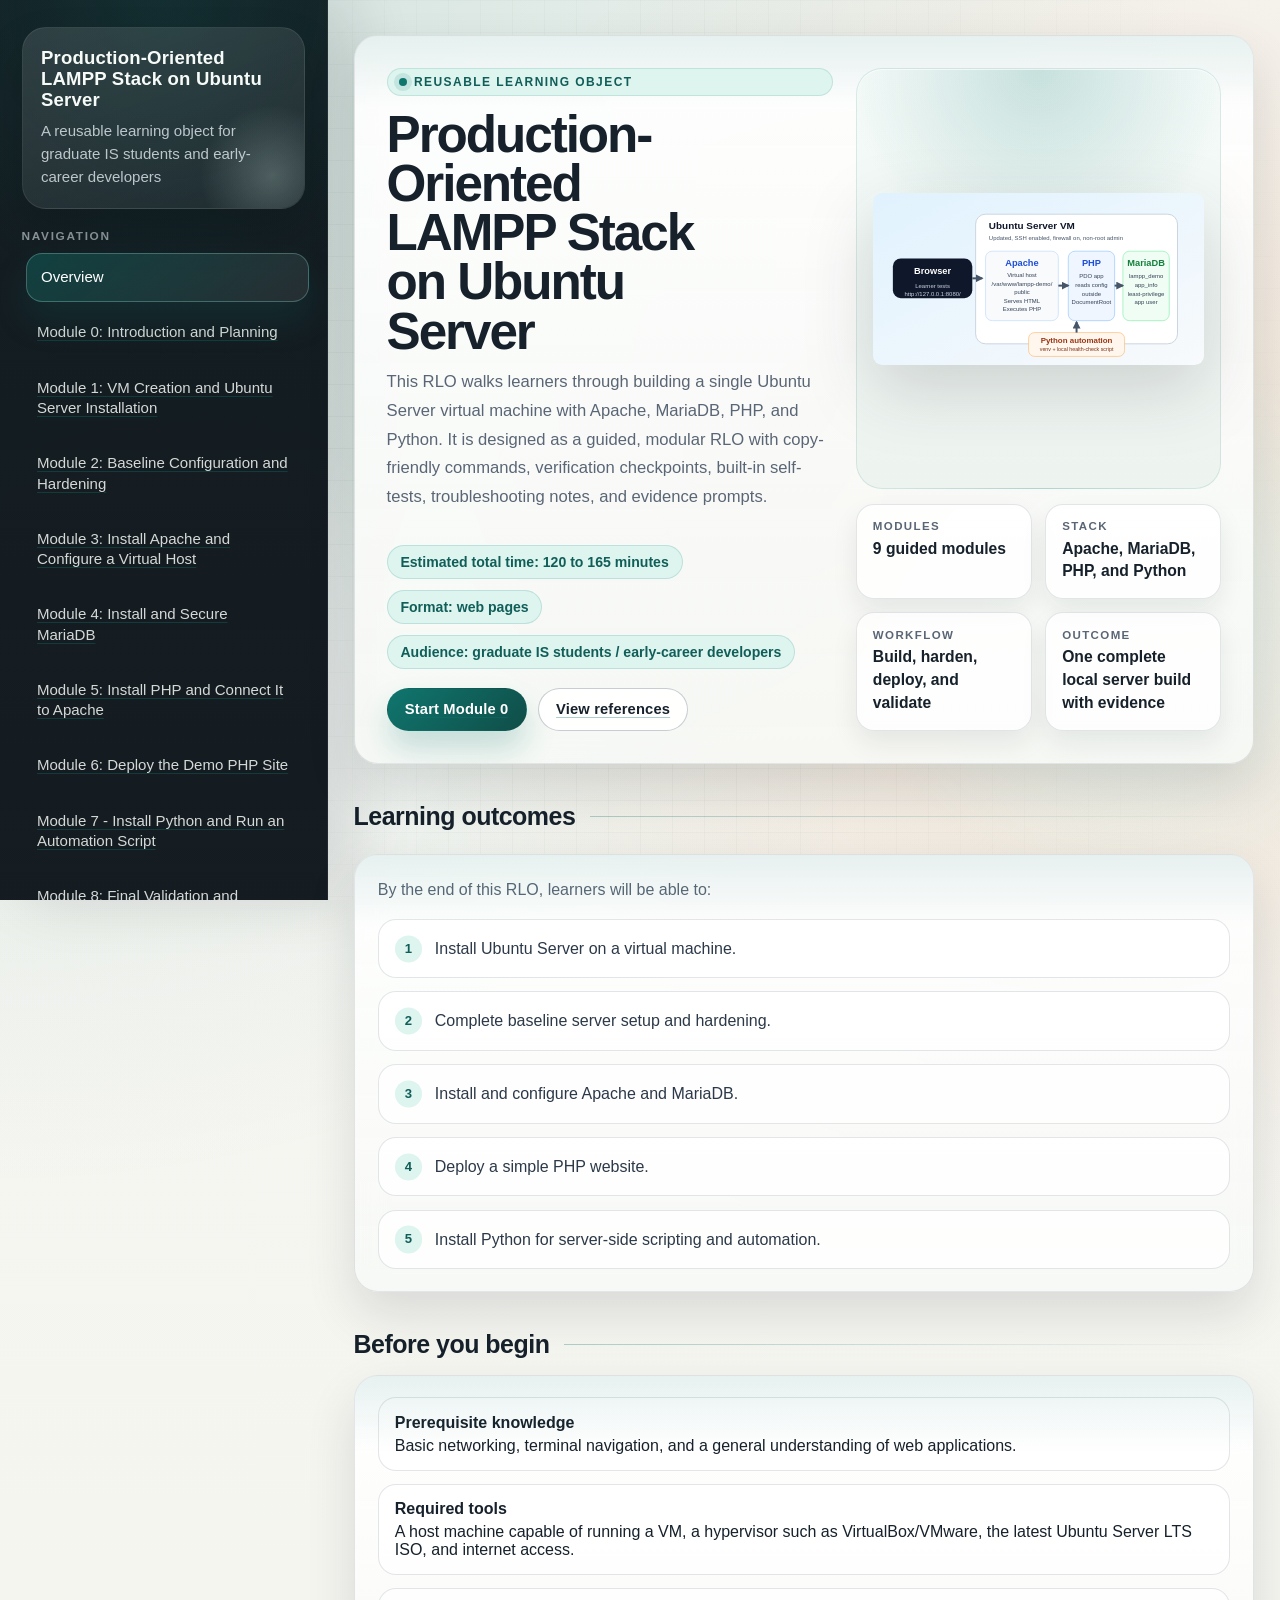
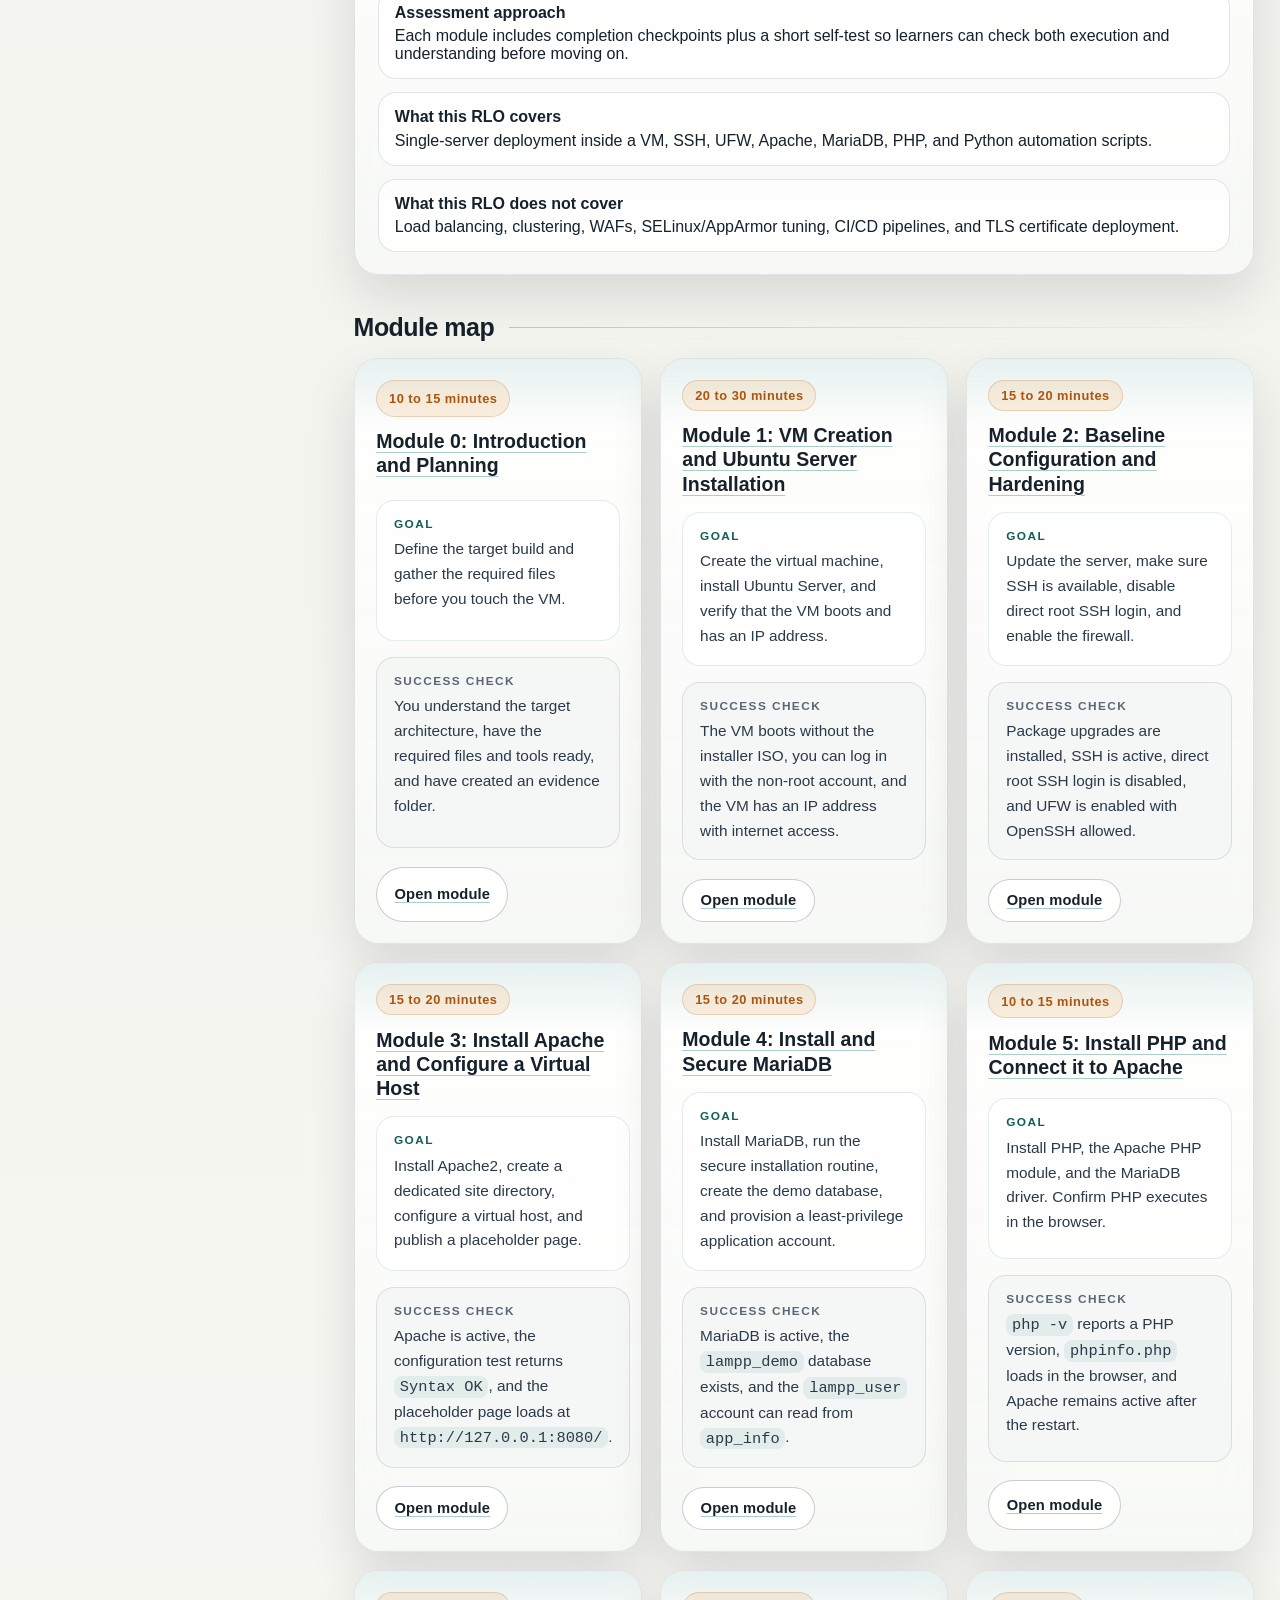
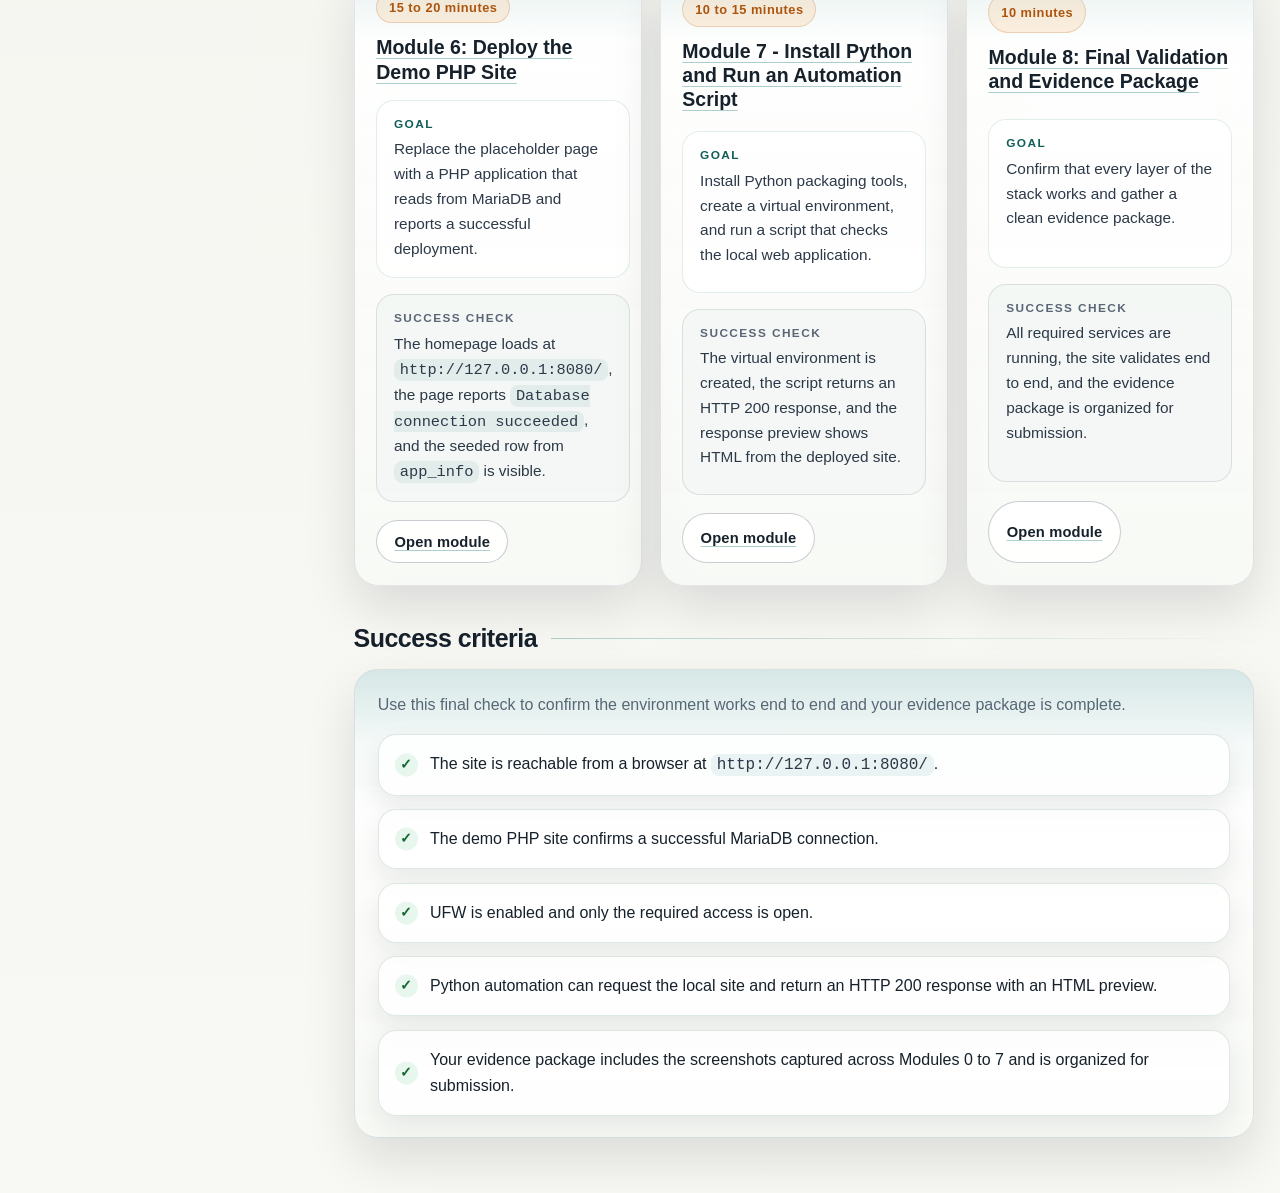
<file: index.html>
<!--
  Name: Supun De Silva
  Athabasca ID: 3508216
  Title: index.html
  Date: March 22, 2026
  Description: Overview page for the Production-Oriented LAMPP Stack on Ubuntu Server reusable learning object.
  Author: Supun De Silva
  Version: 1.0
  Copyright: 2026 Supun De Silva

  Documentation:
  Purpose:
  This page serves as the entry point for the RLO. It introduces the topic, states the audience and learning outcomes, outlines the module sequence, and links learners to each part of the build.

  Structure:
  Shared sidebar navigation, landing-page hero, prerequisites, module map, and end-to-end success criteria for the full stack.
-->
<!doctype html>
<html lang="en">
<head>
  <meta charset="utf-8">
  <meta name="viewport" content="width=device-width, initial-scale=1">
  <title>Overview — Production-Oriented LAMPP Stack on Ubuntu Server</title>
  <link rel="stylesheet" href="styles.css">
</head>
<body>
  <!-- Shared application shell: persistent sidebar plus scrolling content area. -->
  <div class="site-shell">
    <!-- Shared navigation sidebar used across the full RLO. -->
    <aside class="sidebar">
      <!-- Brand block stays consistent across pages so learners always know which RLO they are inside. -->
      <div class="brand">
        <h1>Production-Oriented LAMPP Stack on Ubuntu Server</h1>
        <p>A reusable learning object for graduate IS students and early-career developers</p>
      </div>
      <div class="nav-section">
        <div class="nav-label">Navigation</div>
        <!-- The same navigation order is reused in every module so the sequence stays predictable. -->
        <ul class="nav-list"><li><a class="active" href="index.html">Overview</a></li>
<li><a class="" href="modules/00-introduction-planning.html">Module 0: Introduction and Planning</a></li>
<li><a class="" href="modules/01-vm-ubuntu-install.html">Module 1: VM Creation and Ubuntu Server Installation</a></li>
<li><a class="" href="modules/02-hardening.html">Module 2: Baseline Configuration and Hardening</a></li>
<li><a class="" href="modules/03-apache.html">Module 3: Install Apache and Configure a Virtual Host</a></li>
<li><a class="" href="modules/04-mariadb.html">Module 4: Install and Secure MariaDB</a></li>
<li><a class="" href="modules/05-php.html">Module 5: Install PHP and Connect It to Apache</a></li>
<li><a class="" href="modules/06-demo-php-site.html">Module 6: Deploy the Demo PHP Site</a></li>
        <li><a class="" href="modules/07-python-automation.html">Module 7 - Install Python and Run an Automation Script</a></li>
<li><a class="" href="modules/08-final-validation.html">Module 8: Final Validation and Evidence Package</a></li>
<li><a class="" href="references.html">References</a></li></ul>
      </div>
    </aside>
    <!-- Main content column for this page. -->
    <main class="main">
<!-- Landing-page summary, audience framing, and call to action. -->
<section class="hero">
  <!-- Left side: overview copy and first-step actions for learners who are ready to begin. -->
  <div class="hero-copy">
    <div class="eyebrow">Reusable Learning Object</div>
    <h2>Production-Oriented LAMPP Stack on Ubuntu Server</h2>
    <p>This RLO walks learners through building a single Ubuntu Server virtual machine with Apache, MariaDB, PHP, and Python. It is designed as a guided, modular RLO with copy-friendly commands, verification checkpoints, built-in self-tests, troubleshooting notes, and evidence prompts.</p>
    <!-- Quick-scan metadata helps learners judge scope before opening the first module. -->
    <div class="pill-row">
      <span class="pill">Estimated total time: 120 to 165 minutes</span>
      <span class="pill">Format: web pages</span>
      <span class="pill">Audience: graduate IS students / early-career developers</span>
    </div>
    <div class="module-actions">
      <a class="button primary" href="modules/00-introduction-planning.html">Start Module 0</a>
      <a class="button secondary" href="references.html">View references</a>
    </div>
  </div>
  <!-- Right side: visual summary plus a compact at-a-glance facts grid. -->
  <div class="hero-aside">
    <div class="hero-visual">
      <img src="assets/architecture.svg" alt="Diagram of browser, Apache, PHP, MariaDB, and Python inside an Ubuntu Server VM.">
    </div>
    <!-- These fact tiles repeat the core framing in a denser format than the paragraph copy. -->
    <div class="hero-facts" aria-label="Course at a glance">
      <div class="hero-fact">
        <span class="hero-fact-label">Modules</span>
        <strong>9 guided modules</strong>
      </div>
      <div class="hero-fact">
        <span class="hero-fact-label">Stack</span>
        <strong>Apache, MariaDB, PHP, and Python</strong>
      </div>
      <div class="hero-fact">
        <span class="hero-fact-label">Workflow</span>
        <strong>Build, harden, deploy, and validate</strong>
      </div>
      <div class="hero-fact">
        <span class="hero-fact-label">Outcome</span>
        <strong>One complete local server build with evidence</strong>
      </div>
    </div>
  </div>
</section>
<!-- High-level learning outcomes for the complete RLO. -->
<h2 class="section-title">Learning outcomes</h2>
<section class="panel outcomes-panel">
<p class="outcomes-intro">By the end of this RLO, learners will be able to:</p>
<ol class="outcomes-list">
<li>Install Ubuntu Server on a virtual machine.</li>
<li>Complete baseline server setup and hardening.</li>
<li>Install and configure Apache and MariaDB.</li>
<li>Deploy a simple PHP website.</li>
<li>Install Python for server-side scripting and automation.</li>
</ol>
</section>
<!-- Prerequisites, required tools, and scope boundaries before learners begin. -->
<h2 class="section-title">Before you begin</h2>
<section class="panel"><div class="kv-list">
<div class="kv"><strong>Prerequisite knowledge</strong><span>Basic networking, terminal navigation, and a general understanding of web applications.</span></div>
<div class="kv"><strong>Required tools</strong><span>A host machine capable of running a VM, a hypervisor such as VirtualBox/VMware, the latest Ubuntu Server LTS ISO, and internet access.</span></div>
<div class="kv"><strong>Assessment approach</strong><span>Each module includes completion checkpoints plus a short self-test so learners can check both execution and understanding before moving on.</span></div>
<div class="kv"><strong>What this RLO covers</strong><span>Single-server deployment inside a VM, SSH, UFW, Apache, MariaDB, PHP, and Python automation scripts.</span></div>
<div class="kv"><strong>What this RLO does not cover</strong><span>Load balancing, clustering, WAFs, SELinux/AppArmor tuning, CI/CD pipelines, and TLS certificate deployment.</span></div>
</div></section>
<!-- Module cards summarize goals, timing, and success checks for the full sequence. -->
<h2 class="section-title">Module map</h2><section class="module-list">

    <!-- Each card uses the same pattern: estimated time, goal, success check, then entry link. -->
    <article class="module-card">
      <div class="module-card-top">
        <div class="module-time">10 to 15 minutes</div>
        <h3><a href="modules/00-introduction-planning.html">Module 0: Introduction and Planning</a></h3>
      </div>
      <div class="module-detail">
        <span class="module-label">Goal</span>
        <p>Define the target build and gather the required files before you touch the VM.</p>
      </div>
      <div class="module-detail module-detail-muted">
        <span class="module-label">Success check</span>
        <p>You understand the target architecture, have the required files and tools ready, and have created an evidence folder.</p>
      </div>
      <div class="module-actions"><a class="button secondary" href="modules/00-introduction-planning.html">Open module</a></div>
    </article>
    

    <article class="module-card">
      <div class="module-card-top">
        <div class="module-time">20 to 30 minutes</div>
        <h3><a href="modules/01-vm-ubuntu-install.html">Module 1: VM Creation and Ubuntu Server Installation</a></h3>
      </div>
      <div class="module-detail">
        <span class="module-label">Goal</span>
        <p>Create the virtual machine, install Ubuntu Server, and verify that the VM boots and has an IP address.</p>
      </div>
      <div class="module-detail module-detail-muted">
        <span class="module-label">Success check</span>
        <p>The VM boots without the installer ISO, you can log in with the non-root account, and the VM has an IP address with internet access.</p>
      </div>
      <div class="module-actions"><a class="button secondary" href="modules/01-vm-ubuntu-install.html">Open module</a></div>
    </article>
    

    <article class="module-card">
      <div class="module-card-top">
        <div class="module-time">15 to 20 minutes</div>
        <h3><a href="modules/02-hardening.html">Module 2: Baseline Configuration and Hardening</a></h3>
      </div>
      <div class="module-detail">
        <span class="module-label">Goal</span>
        <p>Update the server, make sure SSH is available, disable direct root SSH login, and enable the firewall.</p>
      </div>
      <div class="module-detail module-detail-muted">
        <span class="module-label">Success check</span>
        <p>Package upgrades are installed, SSH is active, direct root SSH login is disabled, and UFW is enabled with OpenSSH allowed.</p>
      </div>
      <div class="module-actions"><a class="button secondary" href="modules/02-hardening.html">Open module</a></div>
    </article>
    

    <article class="module-card">
      <div class="module-card-top">
        <div class="module-time">15 to 20 minutes</div>
        <h3><a href="modules/03-apache.html">Module 3: Install Apache and Configure a Virtual Host</a></h3>
      </div>
      <div class="module-detail">
        <span class="module-label">Goal</span>
        <p>Install Apache2, create a dedicated site directory, configure a virtual host, and publish a placeholder page.</p>
      </div>
      <div class="module-detail module-detail-muted">
        <span class="module-label">Success check</span>
        <p>Apache is active, the configuration test returns <code>Syntax OK</code>, and the placeholder page loads at <code>http://127.0.0.1:8080/</code>.</p>
      </div>
      <div class="module-actions"><a class="button secondary" href="modules/03-apache.html">Open module</a></div>
    </article>
    

    <article class="module-card">
      <div class="module-card-top">
        <div class="module-time">15 to 20 minutes</div>
        <h3><a href="modules/04-mariadb.html">Module 4: Install and Secure MariaDB</a></h3>
      </div>
      <div class="module-detail">
        <span class="module-label">Goal</span>
        <p>Install MariaDB, run the secure installation routine, create the demo database, and provision a least-privilege application account.</p>
      </div>
      <div class="module-detail module-detail-muted">
        <span class="module-label">Success check</span>
        <p>MariaDB is active, the <code>lampp_demo</code> database exists, and the <code>lampp_user</code> account can read from <code>app_info</code>.</p>
      </div>
      <div class="module-actions"><a class="button secondary" href="modules/04-mariadb.html">Open module</a></div>
    </article>
    

    <article class="module-card">
      <div class="module-card-top">
        <div class="module-time">10 to 15 minutes</div>
        <h3><a href="modules/05-php.html">Module 5: Install PHP and Connect it to Apache</a></h3>
      </div>
      <div class="module-detail">
        <span class="module-label">Goal</span>
        <p>Install PHP, the Apache PHP module, and the MariaDB driver. Confirm PHP executes in the browser.</p>
      </div>
      <div class="module-detail module-detail-muted">
        <span class="module-label">Success check</span>
        <p><code>php -v</code> reports a PHP version, <code>phpinfo.php</code> loads in the browser, and Apache remains active after the restart.</p>
      </div>
      <div class="module-actions"><a class="button secondary" href="modules/05-php.html">Open module</a></div>
    </article>
    

    <article class="module-card">
      <div class="module-card-top">
        <div class="module-time">15 to 20 minutes</div>
        <h3><a href="modules/06-demo-php-site.html">Module 6: Deploy the Demo PHP Site</a></h3>
      </div>
      <div class="module-detail">
        <span class="module-label">Goal</span>
        <p>Replace the placeholder page with a PHP application that reads from MariaDB and reports a successful deployment.</p>
      </div>
      <div class="module-detail module-detail-muted">
        <span class="module-label">Success check</span>
        <p>The homepage loads at <code>http://127.0.0.1:8080/</code>, the page reports <code>Database connection succeeded</code>, and the seeded row from <code>app_info</code> is visible.</p>
      </div>
      <div class="module-actions"><a class="button secondary" href="modules/06-demo-php-site.html">Open module</a></div>
    </article>
    

    <article class="module-card">
      <div class="module-card-top">
        <div class="module-time">10 to 15 minutes</div>
          <h3><a href="modules/07-python-automation.html">Module 7 - Install Python and Run an Automation Script</a></h3>
      </div>
      <div class="module-detail">
        <span class="module-label">Goal</span>
        <p>Install Python packaging tools, create a virtual environment, and run a script that checks the local web application.</p>
      </div>
      <div class="module-detail module-detail-muted">
        <span class="module-label">Success check</span>
        <p>The virtual environment is created, the script returns an HTTP 200 response, and the response preview shows HTML from the deployed site.</p>
      </div>
      <div class="module-actions"><a class="button secondary" href="modules/07-python-automation.html">Open module</a></div>
    </article>
    

    <article class="module-card">
      <div class="module-card-top">
        <div class="module-time">10 minutes</div>
        <h3><a href="modules/08-final-validation.html">Module 8: Final Validation and Evidence Package</a></h3>
      </div>
      <div class="module-detail">
        <span class="module-label">Goal</span>
        <p>Confirm that every layer of the stack works and gather a clean evidence package.</p>
      </div>
      <div class="module-detail module-detail-muted">
        <span class="module-label">Success check</span>
        <p>All required services are running, the site validates end to end, and the evidence package is organized for submission.</p>
      </div>
      <div class="module-actions"><a class="button secondary" href="modules/08-final-validation.html">Open module</a></div>
    </article>
    
</section>
<!-- End-to-end criteria learners can use to confirm the stack is complete. -->
<h2 class="section-title">Success criteria</h2>
<section class="panel success-panel">
  <!-- This final list mirrors the cross-module outcomes learners should be able to prove at the end. -->
  <p class="success-intro">Use this final check to confirm the environment works end to end and your evidence package is complete.</p>
  <ul class="success-list">
    <li>The site is reachable from a browser at <code>http://127.0.0.1:8080/</code>.</li>
    <li>The demo PHP site confirms a successful MariaDB connection.</li>
    <li>UFW is enabled and only the required access is open.</li>
    <li>Python automation can request the local site and return an HTTP 200 response with an HTML preview.</li>
    <li>Your evidence package includes the screenshots captured across Modules 0 to 7 and is organized for submission.</li>
  </ul>
</section>
    </main>
  </div>
  <script src="script.js"></script>
</body>
</html>
</file>
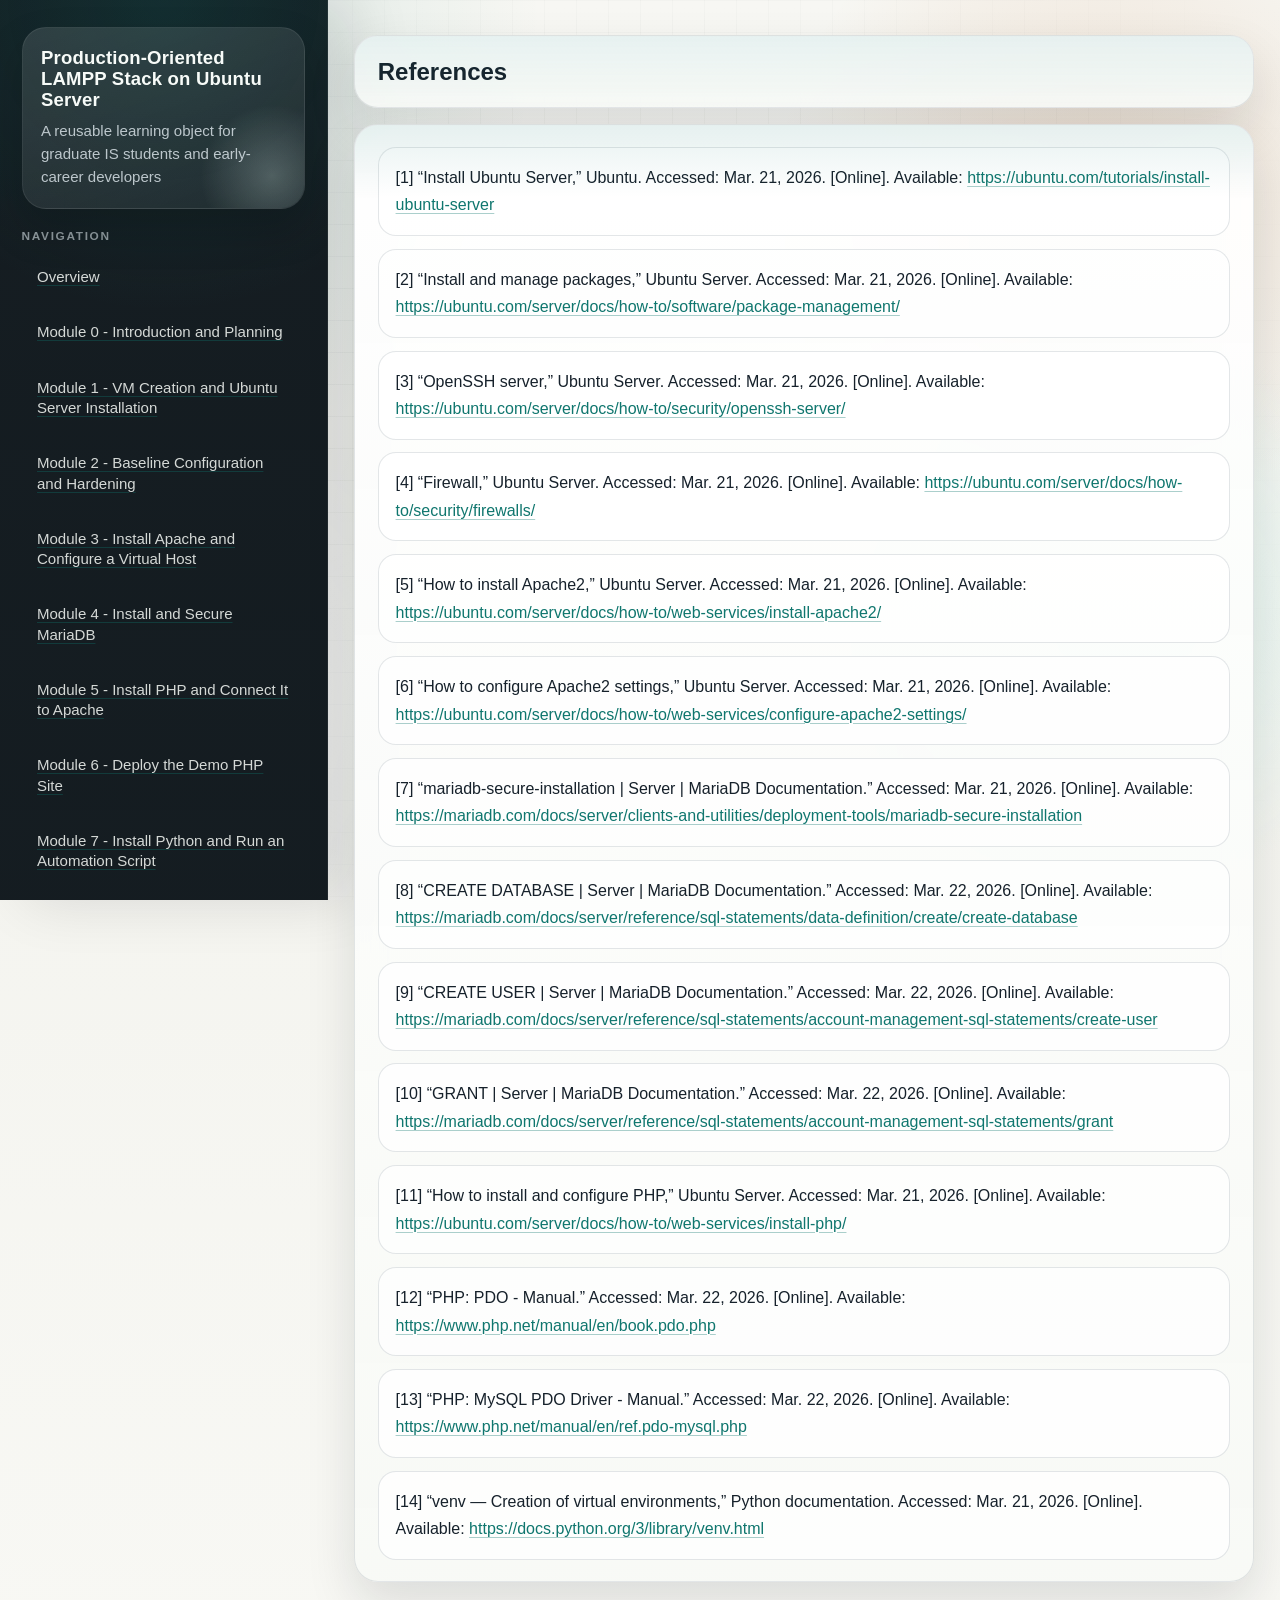
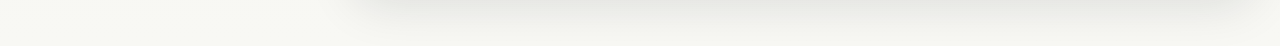
<file: references.html>
<!--
  Name: Supun De Silva
  Athabasca ID: 3508216
  Title: references.html
  Date: March 22, 2026
  Description: References page for the Production-Oriented LAMPP Stack on Ubuntu Server reusable learning object.
  Author: Supun De Silva
  Version: 1.0
  Copyright: 2026 Supun De Silva

  Documentation:
  Purpose:
  This page presents the source material used throughout the RLO in an IEEE-style bibliography with clickable links to the official documentation.

  Structure:
  Shared sidebar navigation, page heading, and bibliography entries.
-->
<!doctype html>
<html lang="en">
<head>
  <meta charset="utf-8">
  <meta name="viewport" content="width=device-width, initial-scale=1">
  <title>References - Production-Oriented LAMPP Stack on Ubuntu Server</title>
  <link rel="stylesheet" href="styles.css">
</head>
<body>
  <!-- Shared application shell: persistent sidebar plus scrolling content area. -->
  <div class="site-shell">
    <!-- Shared navigation sidebar used across the full RLO. -->
    <aside class="sidebar">
      <div class="brand">
        <h1>Production-Oriented LAMPP Stack on Ubuntu Server</h1>
        <p>A reusable learning object for graduate IS students and early-career developers</p>
      </div>
      <div class="nav-section">
        <div class="nav-label">Navigation</div>
        <ul class="nav-list"><li><a class="" href="index.html">Overview</a></li>
<li><a class="" href="modules/00-introduction-planning.html">Module 0 - Introduction and Planning</a></li>
<li><a class="" href="modules/01-vm-ubuntu-install.html">Module 1 - VM Creation and Ubuntu Server Installation</a></li>
<li><a class="" href="modules/02-hardening.html">Module 2 - Baseline Configuration and Hardening</a></li>
<li><a class="" href="modules/03-apache.html">Module 3 - Install Apache and Configure a Virtual Host</a></li>
<li><a class="" href="modules/04-mariadb.html">Module 4 - Install and Secure MariaDB</a></li>
<li><a class="" href="modules/05-php.html">Module 5 - Install PHP and Connect It to Apache</a></li>
<li><a class="" href="modules/06-demo-php-site.html">Module 6 - Deploy the Demo PHP Site</a></li>
        <li><a class="" href="modules/07-python-automation.html">Module 7 - Install Python and Run an Automation Script</a></li>
<li><a class="" href="modules/08-final-validation.html">Module 8 - Final Validation and Evidence Package</a></li>
<li><a class="active" href="references.html">References</a></li></ul>
      </div>
    </aside>
    <!-- Main content column for this page. -->
    <main class="main">
      <!-- References page heading. -->
      <section class="panel">
        <h1 style="margin-top:0; margin-bottom:0;">References</h1>
      </section>
      <!-- IEEE-style bibliography for the sources used throughout the RLO. -->
      <section class="panel" style="margin-top:1rem;">
        <p id="ref-1">[1] &ldquo;Install Ubuntu Server,&rdquo; Ubuntu. Accessed: Mar. 21, 2026. [Online]. Available: <a class="reference-url" href="https://ubuntu.com/tutorials/install-ubuntu-server" target="_blank" rel="noopener noreferrer">https://ubuntu.com/tutorials/install-ubuntu-server</a></p>
        <p id="ref-2">[2] &ldquo;Install and manage packages,&rdquo; Ubuntu Server. Accessed: Mar. 21, 2026. [Online]. Available: <a class="reference-url" href="https://ubuntu.com/server/docs/how-to/software/package-management/" target="_blank" rel="noopener noreferrer">https://ubuntu.com/server/docs/how-to/software/package-management/</a></p>
        <p id="ref-3">[3] &ldquo;OpenSSH server,&rdquo; Ubuntu Server. Accessed: Mar. 21, 2026. [Online]. Available: <a class="reference-url" href="https://ubuntu.com/server/docs/how-to/security/openssh-server/" target="_blank" rel="noopener noreferrer">https://ubuntu.com/server/docs/how-to/security/openssh-server/</a></p>
        <p id="ref-4">[4] &ldquo;Firewall,&rdquo; Ubuntu Server. Accessed: Mar. 21, 2026. [Online]. Available: <a class="reference-url" href="https://ubuntu.com/server/docs/how-to/security/firewalls/" target="_blank" rel="noopener noreferrer">https://ubuntu.com/server/docs/how-to/security/firewalls/</a></p>
        <p id="ref-5">[5] &ldquo;How to install Apache2,&rdquo; Ubuntu Server. Accessed: Mar. 21, 2026. [Online]. Available: <a class="reference-url" href="https://ubuntu.com/server/docs/how-to/web-services/install-apache2/" target="_blank" rel="noopener noreferrer">https://ubuntu.com/server/docs/how-to/web-services/install-apache2/</a></p>
        <p id="ref-6">[6] &ldquo;How to configure Apache2 settings,&rdquo; Ubuntu Server. Accessed: Mar. 21, 2026. [Online]. Available: <a class="reference-url" href="https://ubuntu.com/server/docs/how-to/web-services/configure-apache2-settings/" target="_blank" rel="noopener noreferrer">https://ubuntu.com/server/docs/how-to/web-services/configure-apache2-settings/</a></p>
        <p id="ref-7">[7] &ldquo;mariadb-secure-installation | Server | MariaDB Documentation.&rdquo; Accessed: Mar. 21, 2026. [Online]. Available: <a class="reference-url" href="https://mariadb.com/docs/server/clients-and-utilities/deployment-tools/mariadb-secure-installation" target="_blank" rel="noopener noreferrer">https://mariadb.com/docs/server/clients-and-utilities/deployment-tools/mariadb-secure-installation</a></p>
        <p id="ref-8">[8] &ldquo;CREATE DATABASE | Server | MariaDB Documentation.&rdquo; Accessed: Mar. 22, 2026. [Online]. Available: <a class="reference-url" href="https://mariadb.com/docs/server/reference/sql-statements/data-definition/create/create-database" target="_blank" rel="noopener noreferrer">https://mariadb.com/docs/server/reference/sql-statements/data-definition/create/create-database</a></p>
        <p id="ref-9">[9] &ldquo;CREATE USER | Server | MariaDB Documentation.&rdquo; Accessed: Mar. 22, 2026. [Online]. Available: <a class="reference-url" href="https://mariadb.com/docs/server/reference/sql-statements/account-management-sql-statements/create-user" target="_blank" rel="noopener noreferrer">https://mariadb.com/docs/server/reference/sql-statements/account-management-sql-statements/create-user</a></p>
        <p id="ref-10">[10] &ldquo;GRANT | Server | MariaDB Documentation.&rdquo; Accessed: Mar. 22, 2026. [Online]. Available: <a class="reference-url" href="https://mariadb.com/docs/server/reference/sql-statements/account-management-sql-statements/grant" target="_blank" rel="noopener noreferrer">https://mariadb.com/docs/server/reference/sql-statements/account-management-sql-statements/grant</a></p>
        <p id="ref-11">[11] &ldquo;How to install and configure PHP,&rdquo; Ubuntu Server. Accessed: Mar. 21, 2026. [Online]. Available: <a class="reference-url" href="https://ubuntu.com/server/docs/how-to/web-services/install-php/" target="_blank" rel="noopener noreferrer">https://ubuntu.com/server/docs/how-to/web-services/install-php/</a></p>
        <p id="ref-12">[12] &ldquo;PHP: PDO - Manual.&rdquo; Accessed: Mar. 22, 2026. [Online]. Available: <a class="reference-url" href="https://www.php.net/manual/en/book.pdo.php" target="_blank" rel="noopener noreferrer">https://www.php.net/manual/en/book.pdo.php</a></p>
        <p id="ref-13">[13] &ldquo;PHP: MySQL PDO Driver - Manual.&rdquo; Accessed: Mar. 22, 2026. [Online]. Available: <a class="reference-url" href="https://www.php.net/manual/en/ref.pdo-mysql.php" target="_blank" rel="noopener noreferrer">https://www.php.net/manual/en/ref.pdo-mysql.php</a></p>
        <p id="ref-14">[14] &ldquo;venv &mdash; Creation of virtual environments,&rdquo; Python documentation. Accessed: Mar. 21, 2026. [Online]. Available: <a class="reference-url" href="https://docs.python.org/3/library/venv.html" target="_blank" rel="noopener noreferrer">https://docs.python.org/3/library/venv.html</a></p>
      </section>
    </main>
  </div>
  <script src="script.js"></script>
</body>
</html>
</file>
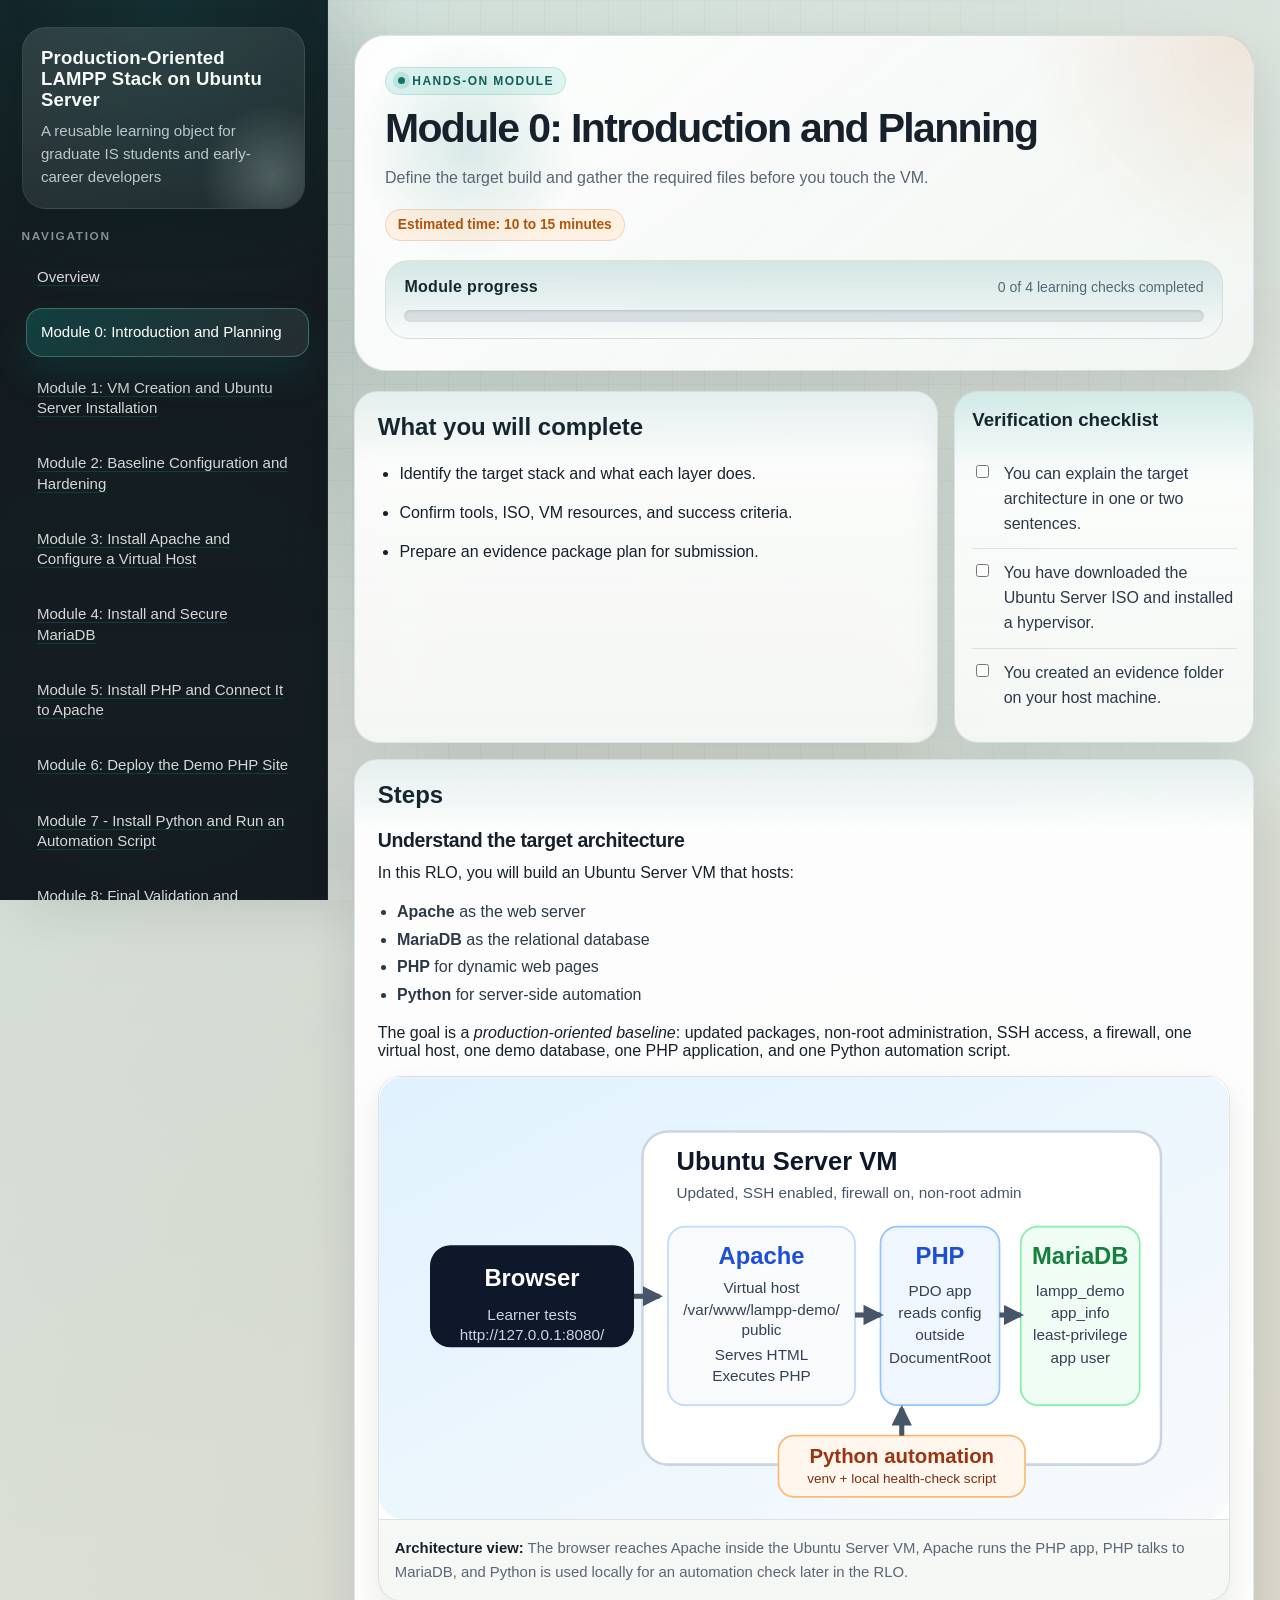
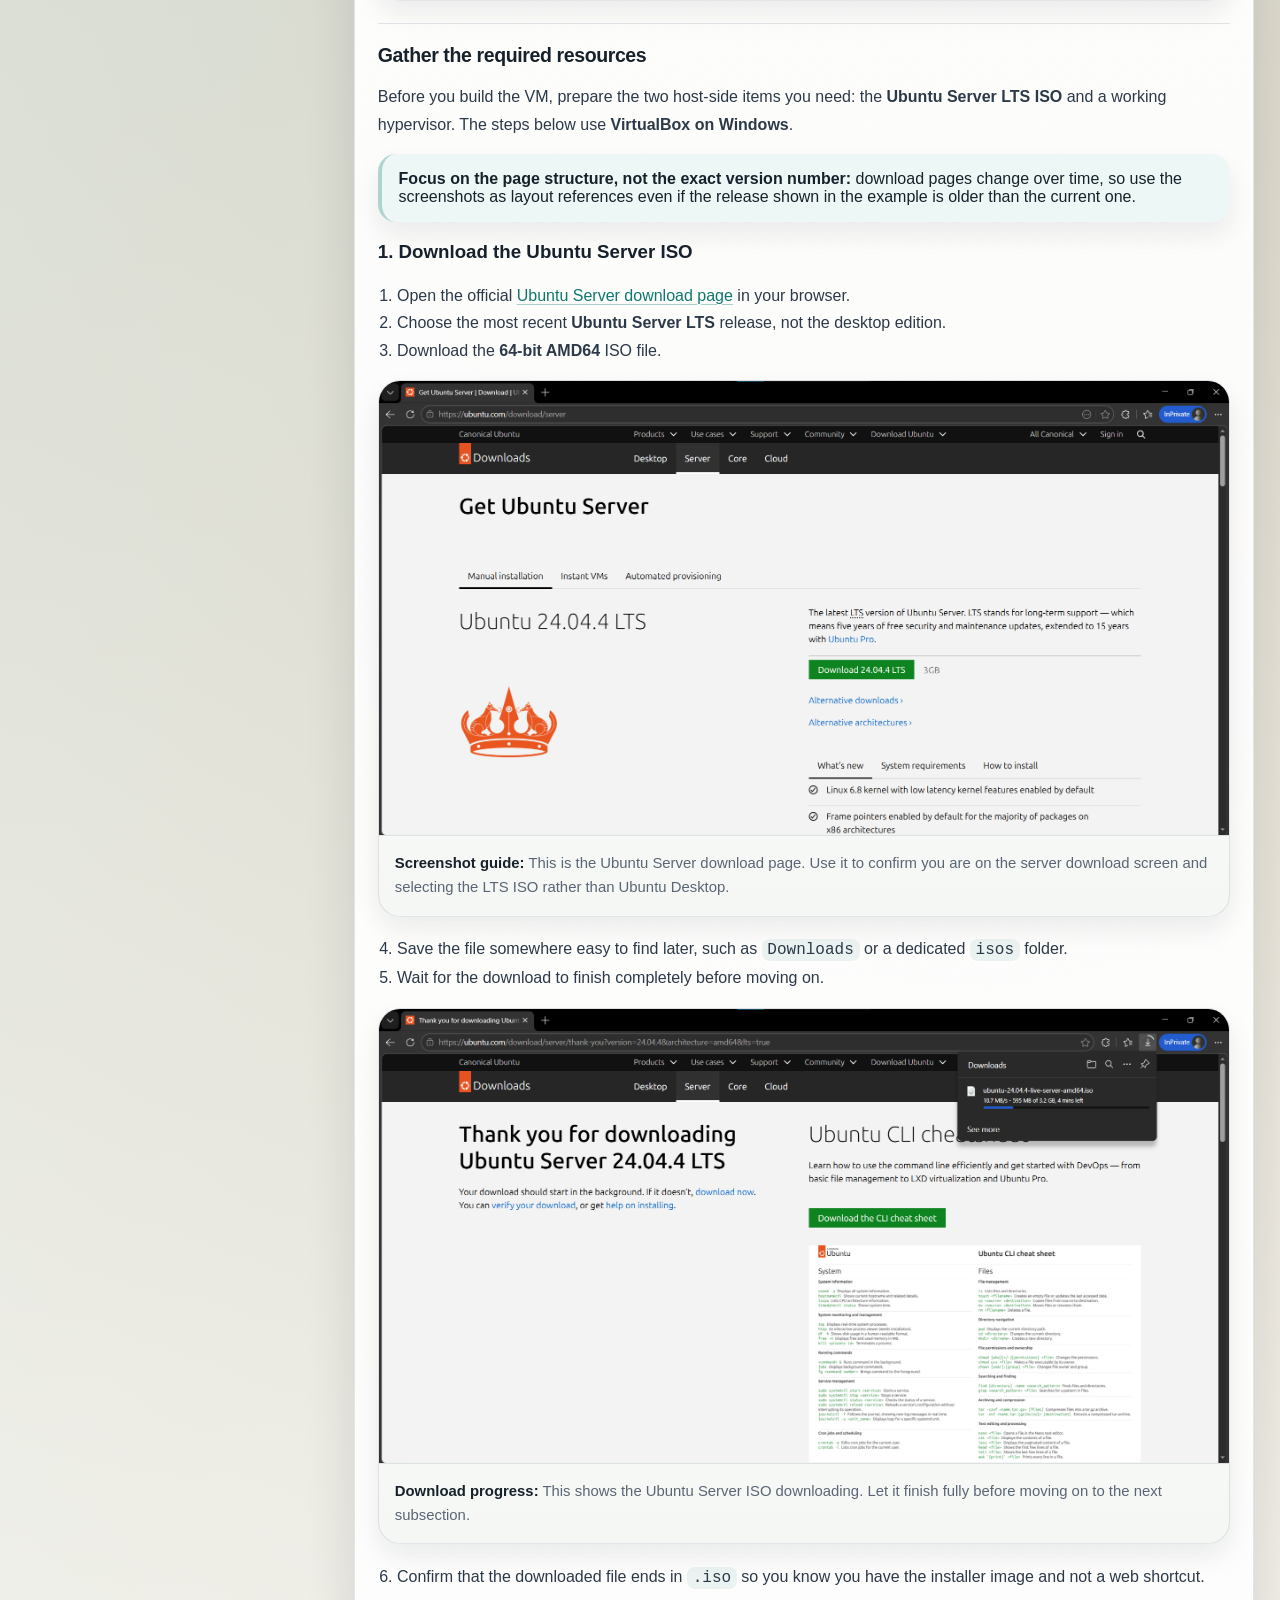
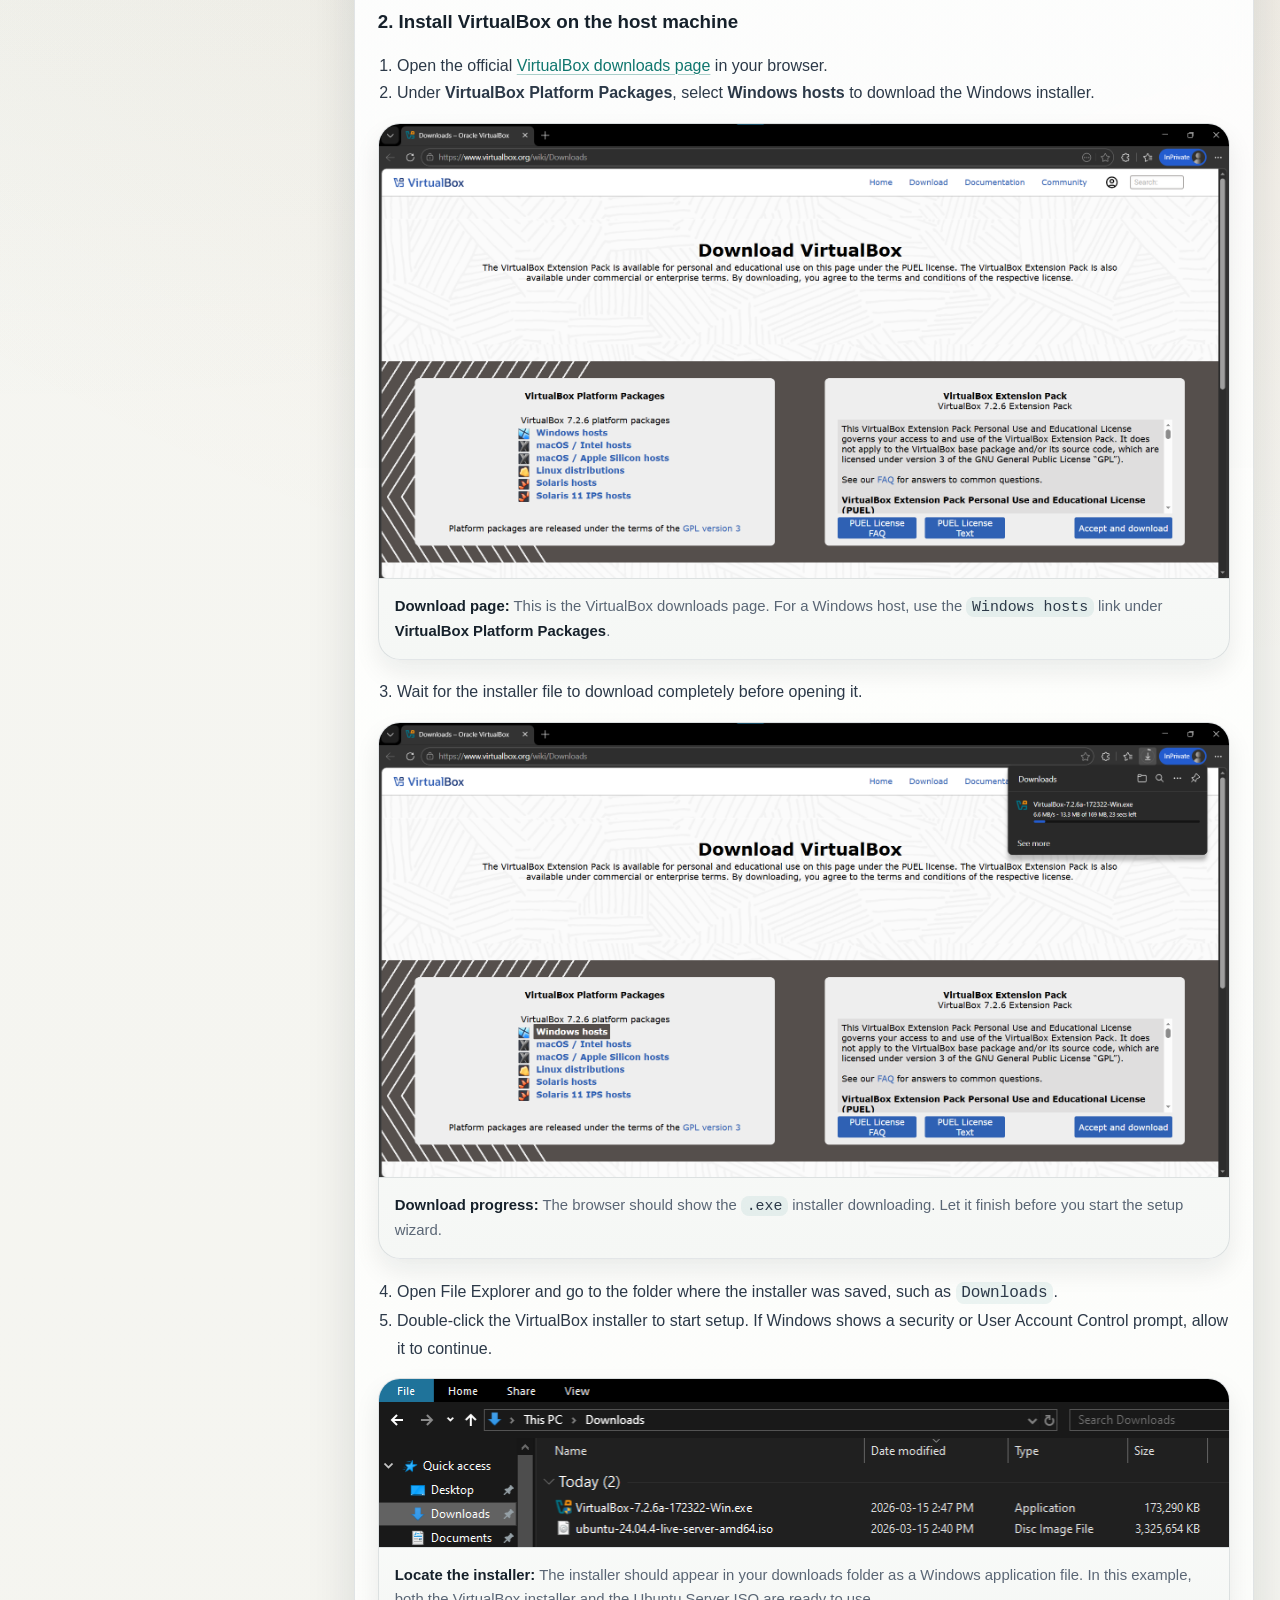
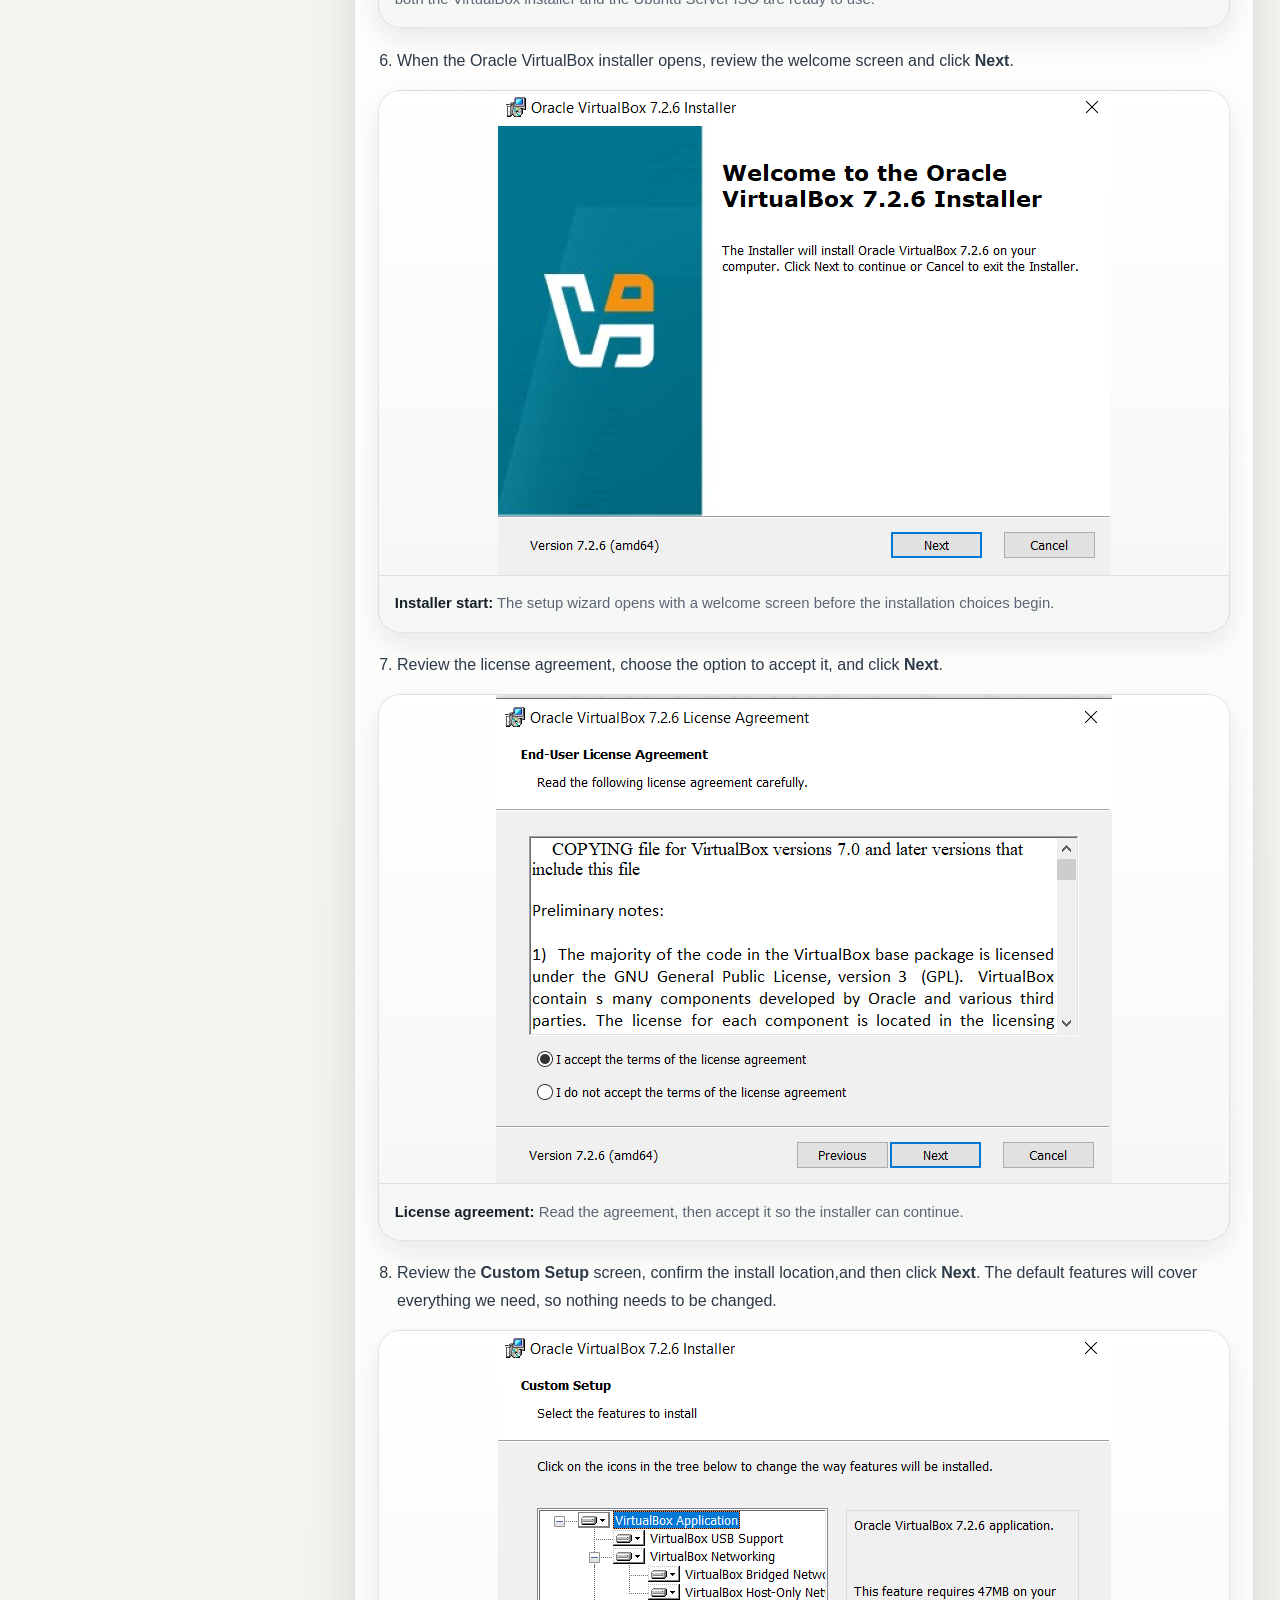
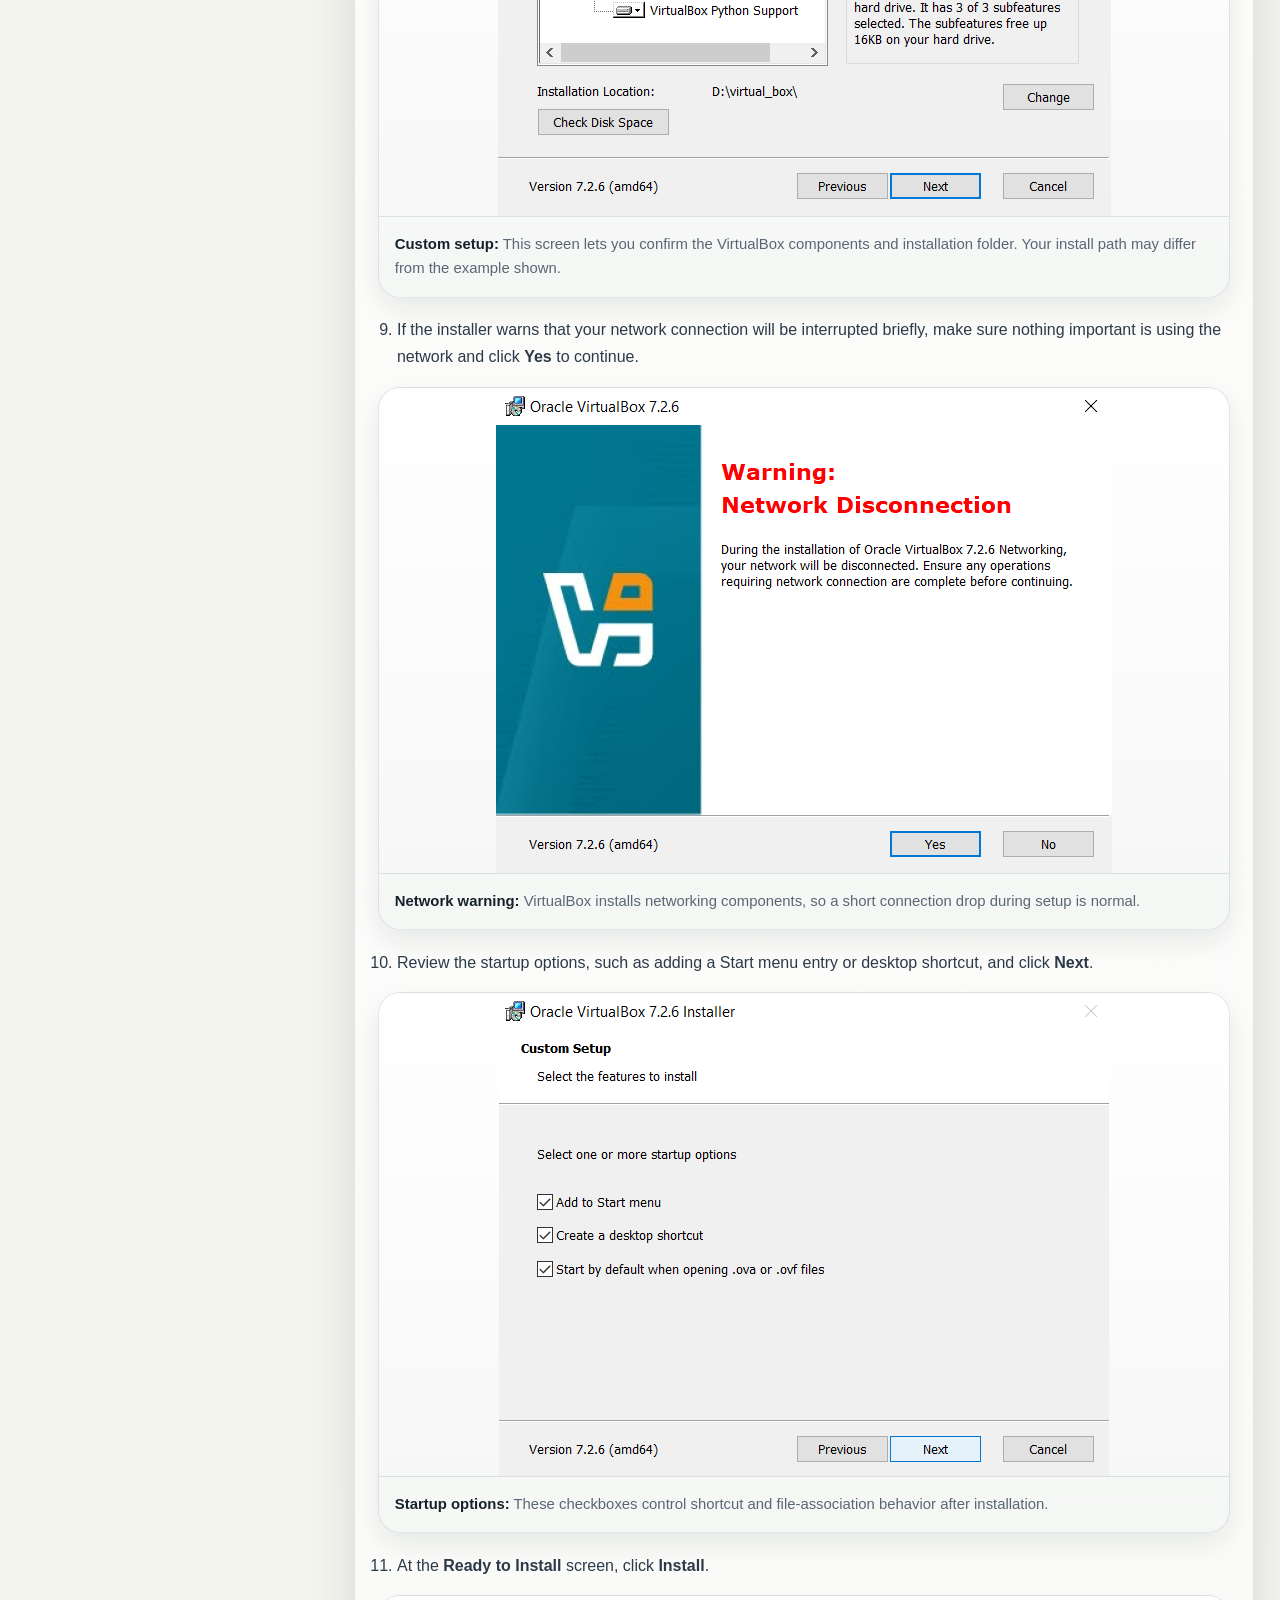
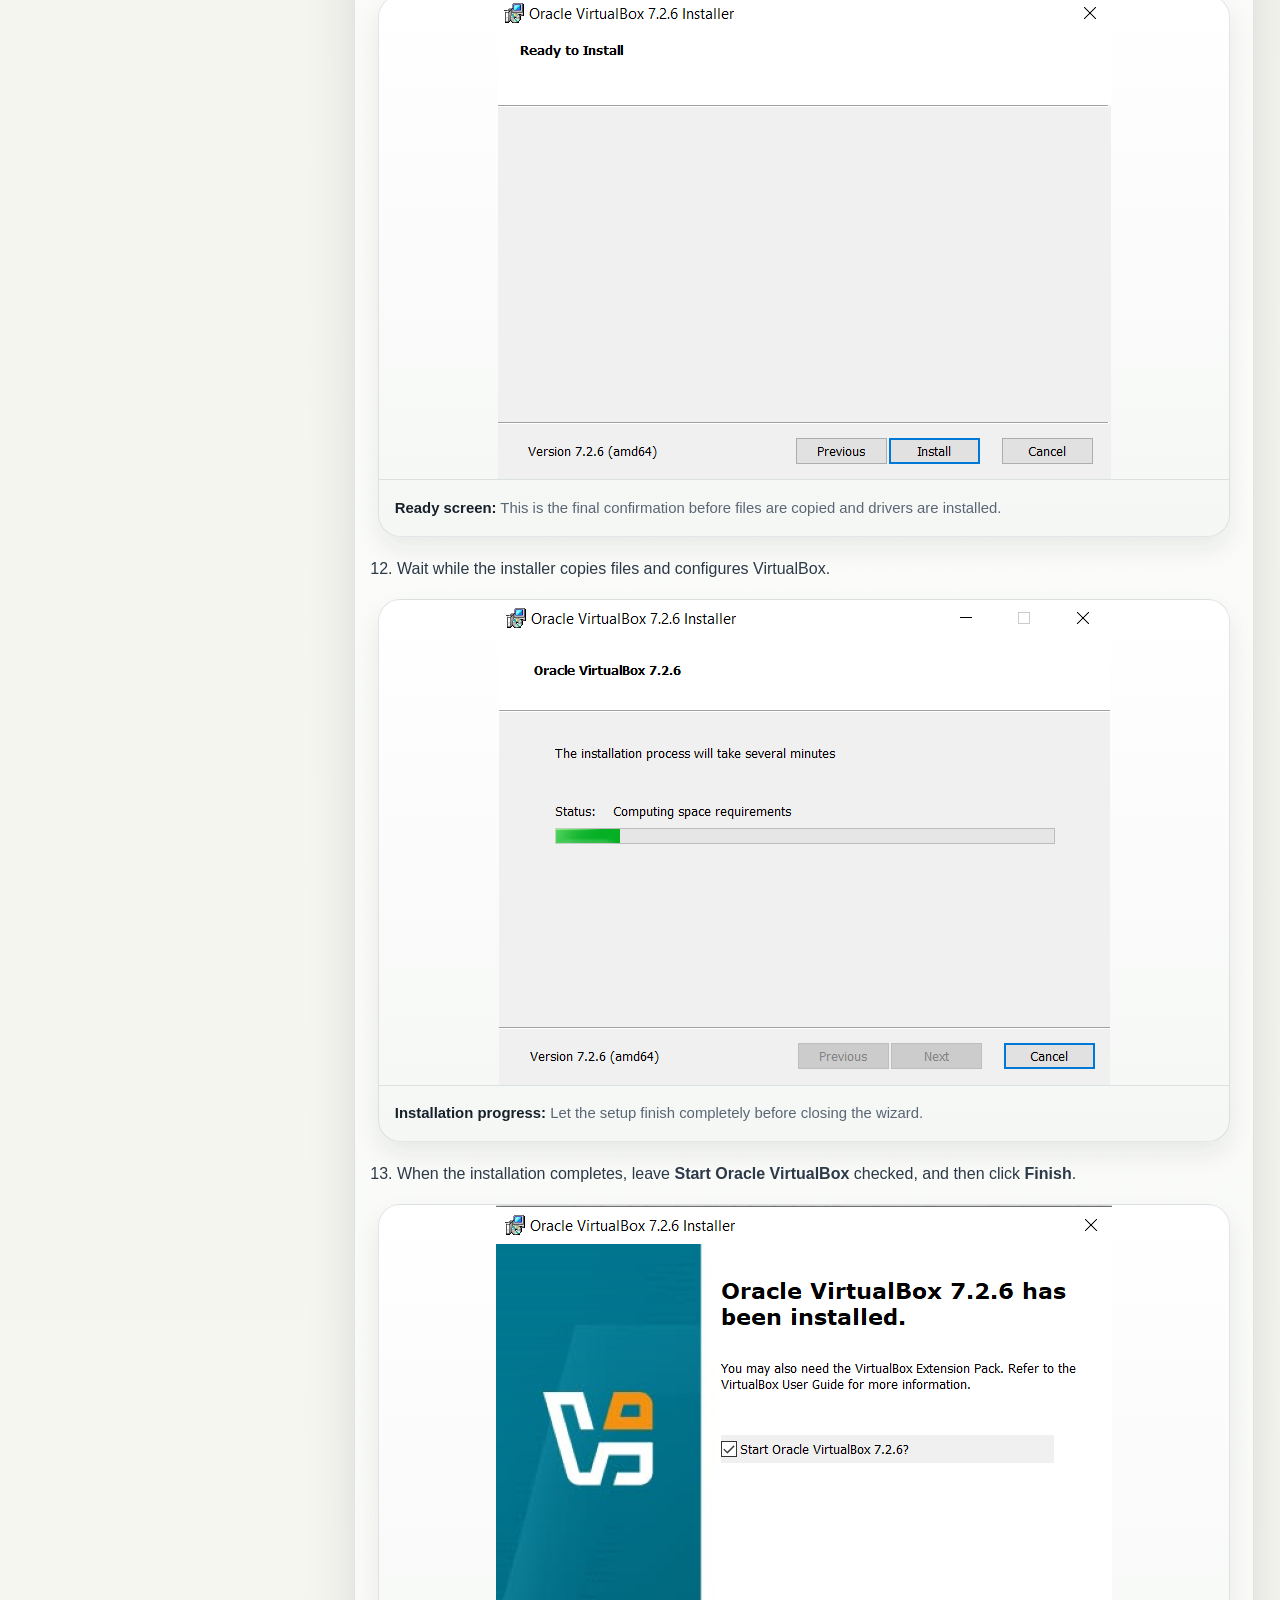
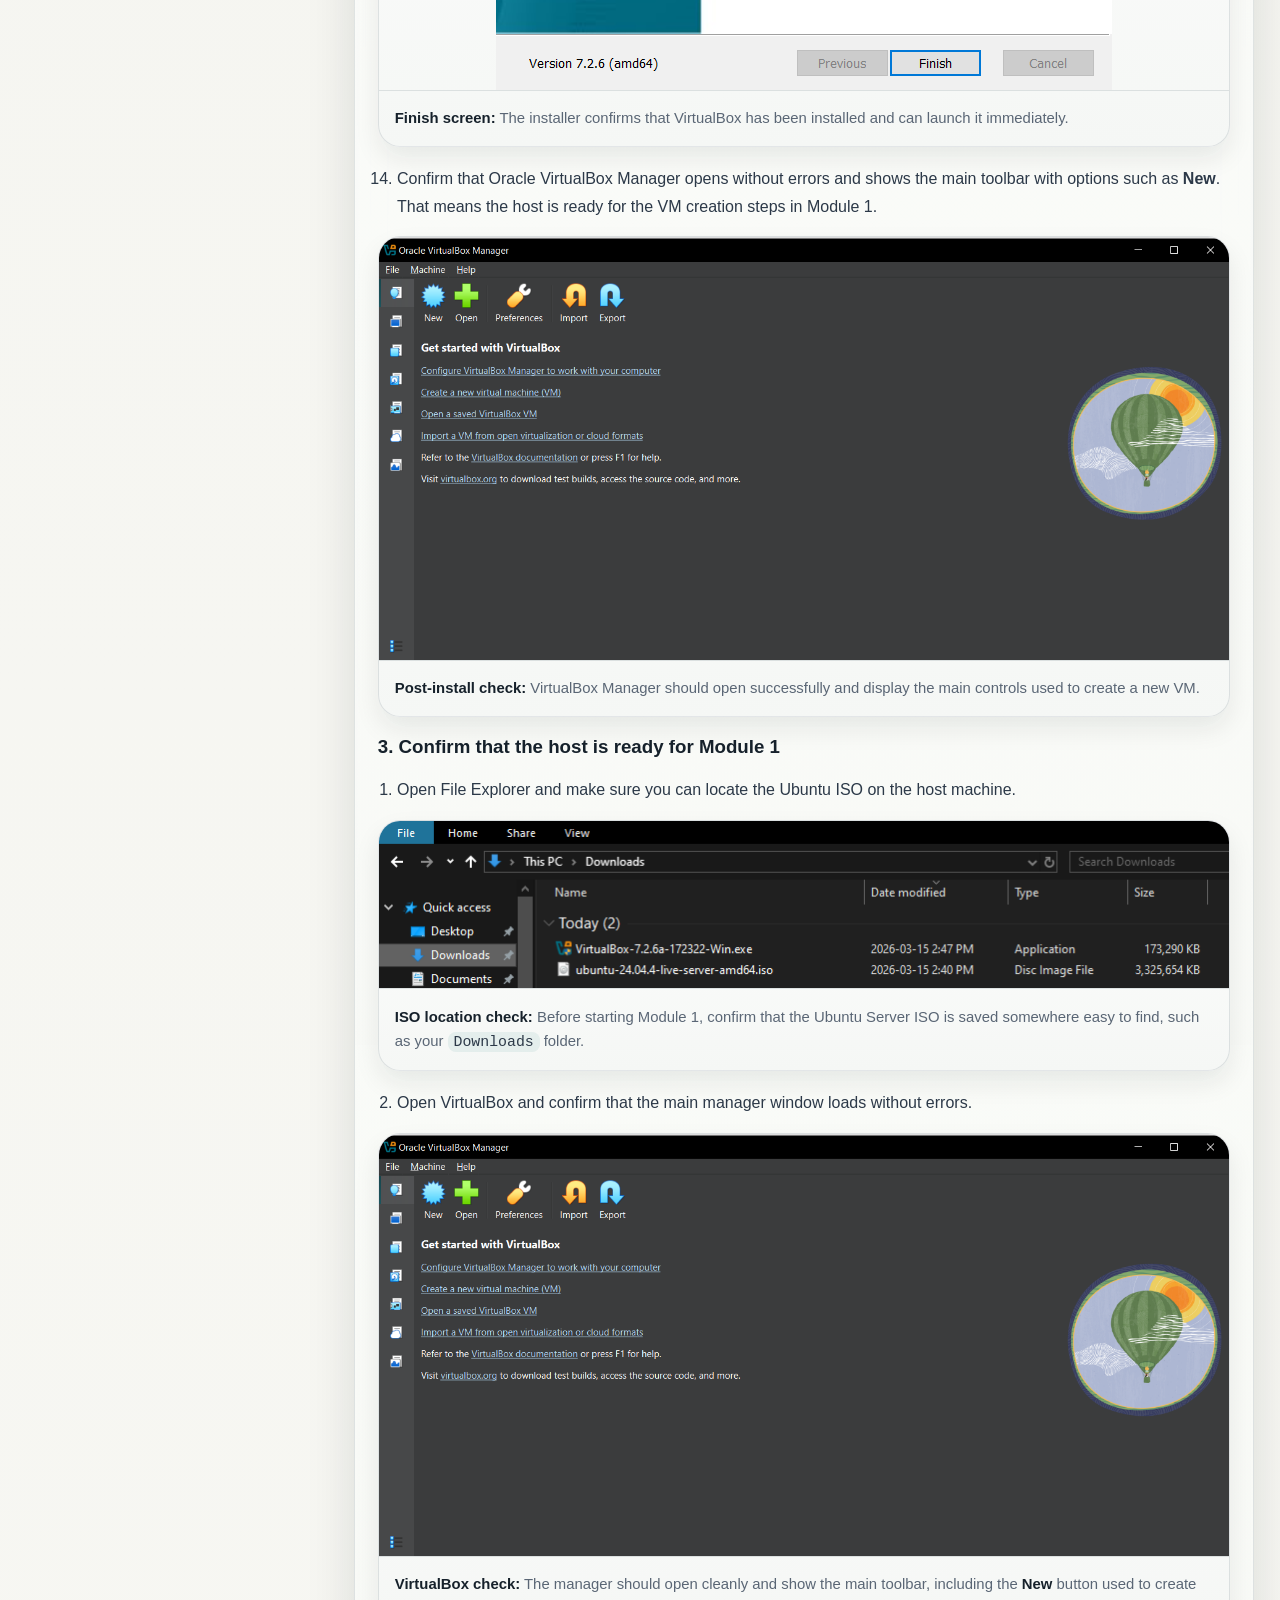
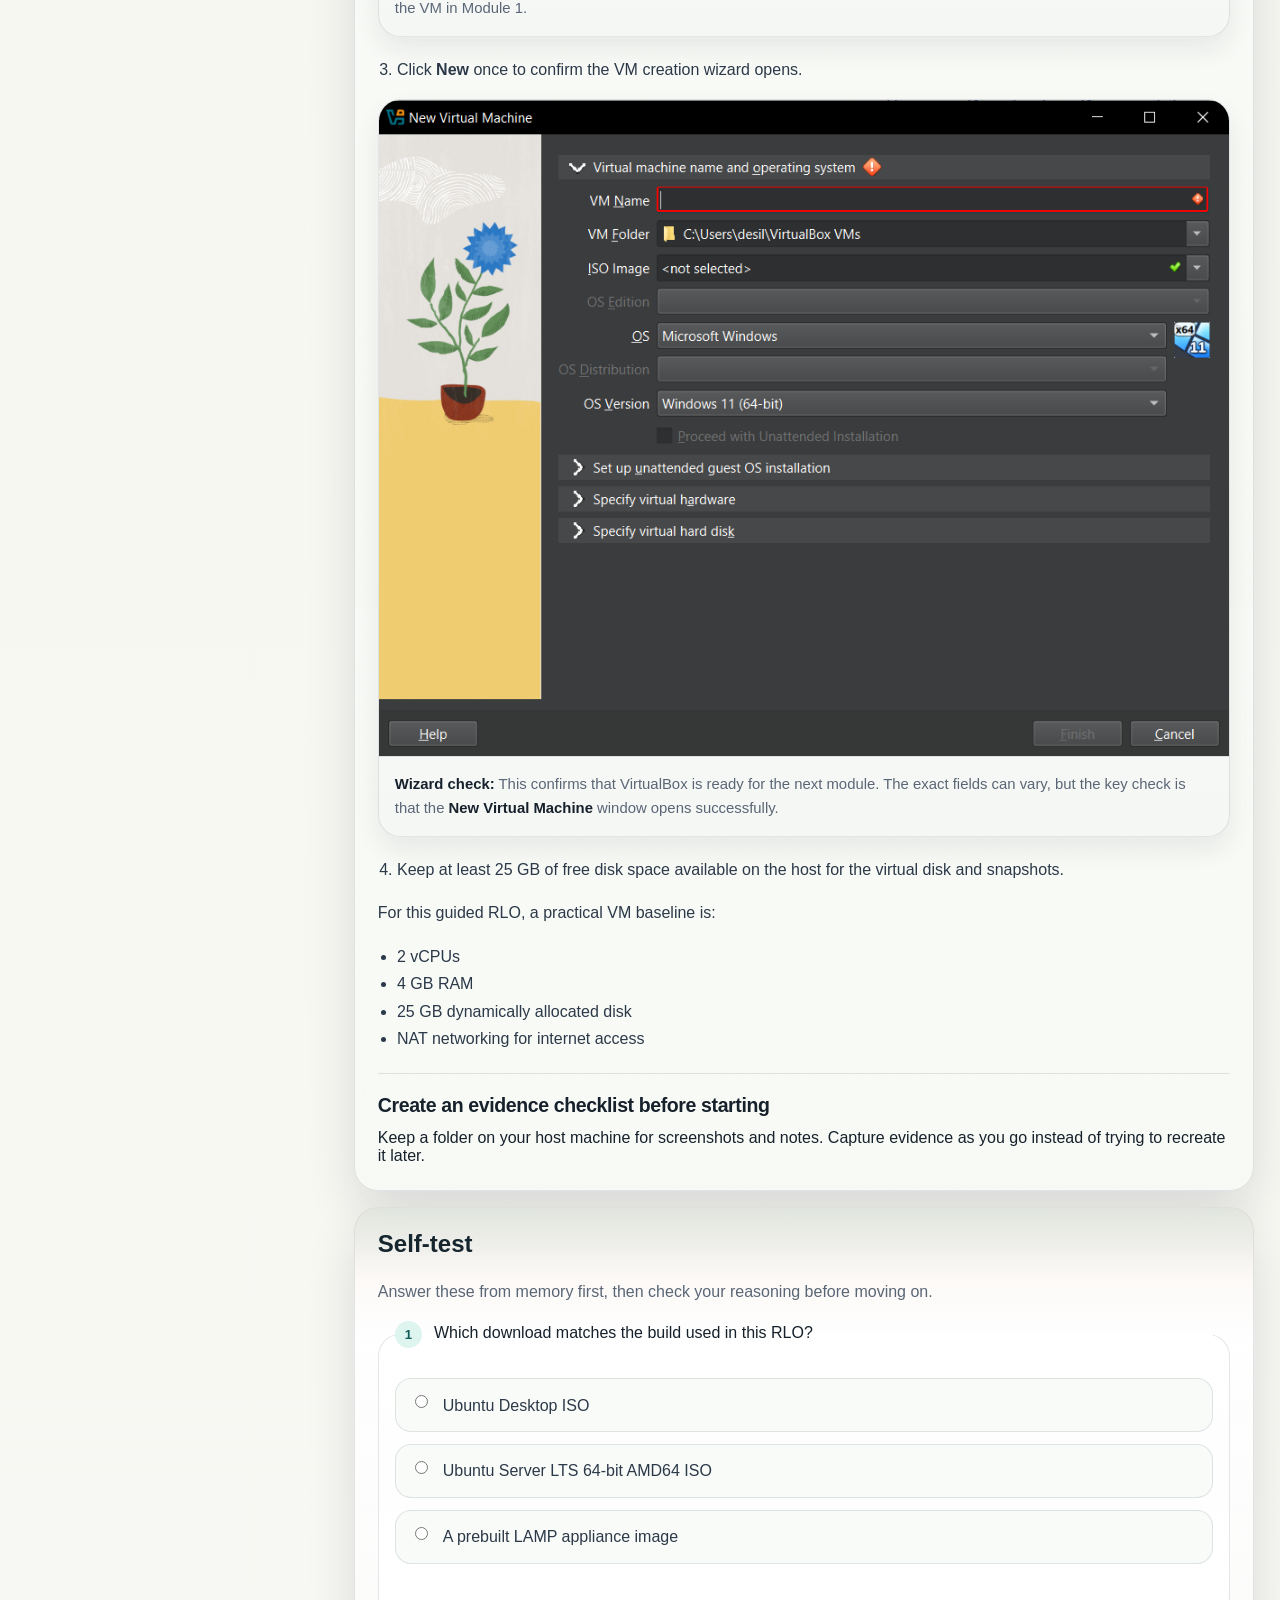
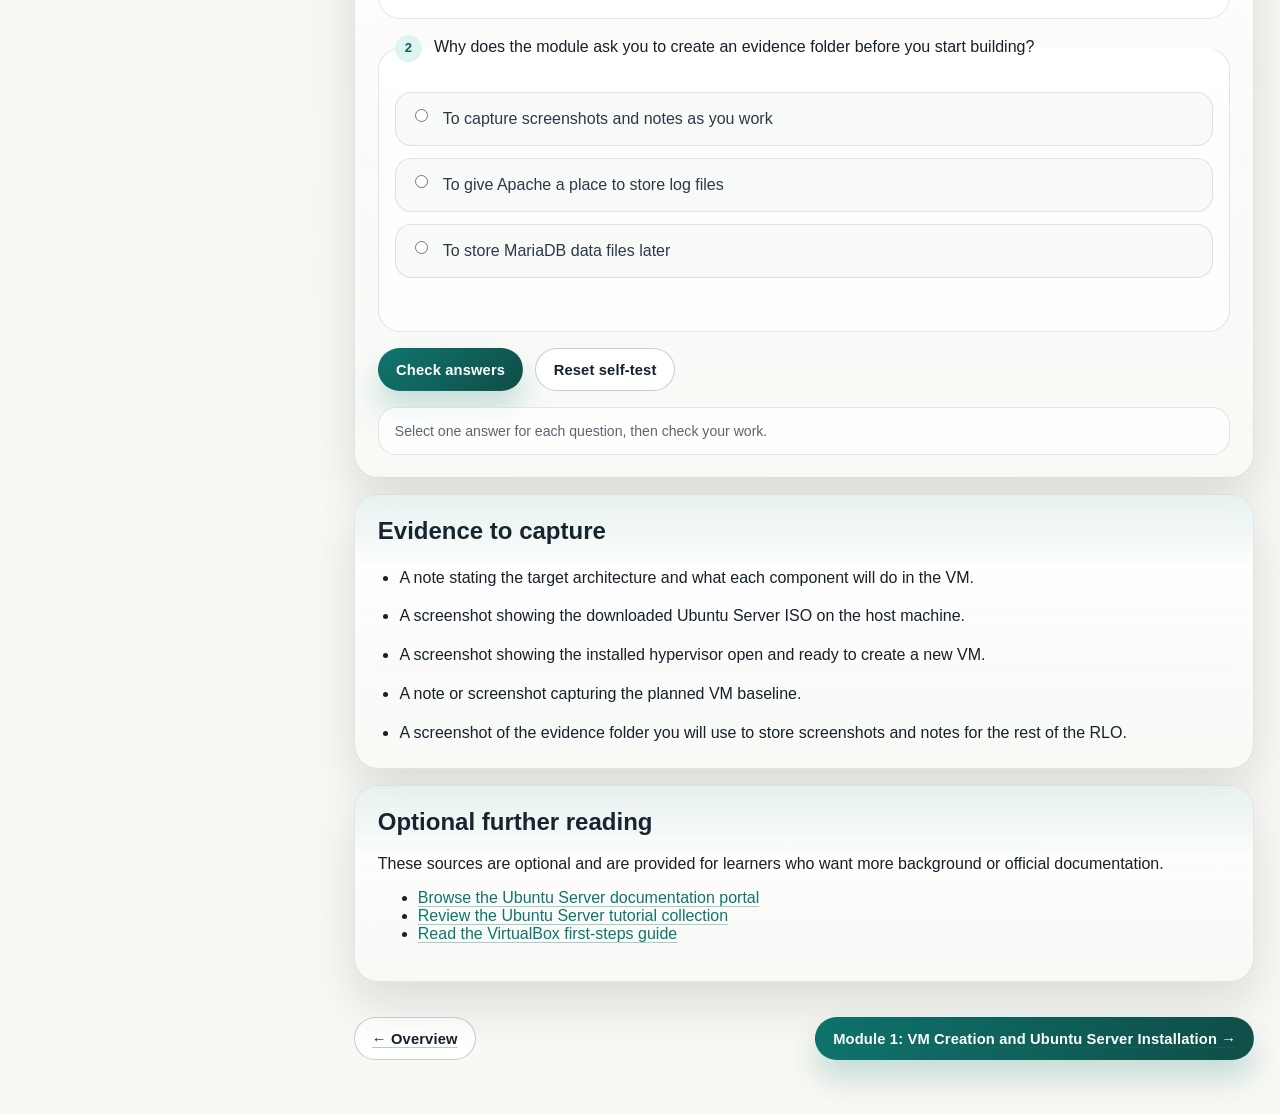
<file: modules/00-introduction-planning.html>
<!--
  Name: Supun De Silva
  Athabasca ID: 3508216
  Title: 00-introduction-planning.html
  Date: March 22, 2026
  Description: Module 0 page for introducing the LAMPP build, planning the workflow, and gathering prerequisites.
  Author: Supun De Silva
  Version: 1.0
  Copyright: 2026 Supun De Silva

  Documentation:
  Purpose:
  This page prepares learners for the rest of the RLO by explaining the target architecture, confirming prerequisites, and creating an evidence-capture plan before the VM build starts.

  Structure:
  Shared sidebar navigation, module header, checklist, guided preparation steps, evidence prompts, further reading, and footer navigation.
-->
<!doctype html>
<html lang="en">
<head>
  <meta charset="utf-8">
  <meta name="viewport" content="width=device-width, initial-scale=1">
  <title>Module 0: Introduction and Planning — Production-Oriented LAMPP Stack on Ubuntu Server</title>
  <link rel="stylesheet" href="../styles.css">
</head>
<body>
  <!-- Shared application shell: persistent sidebar plus scrolling content area. -->
  <div class="site-shell">
    <!-- Shared navigation sidebar used across the full RLO. -->
    <aside class="sidebar">
      <div class="brand">
        <h1>Production-Oriented LAMPP Stack on Ubuntu Server</h1>
        <p>A reusable learning object for graduate IS students and early-career developers</p>
      </div>
      <div class="nav-section">
        <div class="nav-label">Navigation</div>
        <ul class="nav-list"><li><a class="" href="../index.html">Overview</a></li>
<li><a class="active" href="00-introduction-planning.html">Module 0: Introduction and Planning</a></li>
<li><a class="" href="01-vm-ubuntu-install.html">Module 1: VM Creation and Ubuntu Server Installation</a></li>
<li><a class="" href="02-hardening.html">Module 2: Baseline Configuration and Hardening</a></li>
<li><a class="" href="03-apache.html">Module 3: Install Apache and Configure a Virtual Host</a></li>
<li><a class="" href="04-mariadb.html">Module 4: Install and Secure MariaDB</a></li>
<li><a class="" href="05-php.html">Module 5: Install PHP and Connect It to Apache</a></li>
<li><a class="" href="06-demo-php-site.html">Module 6: Deploy the Demo PHP Site</a></li>
        <li><a class="" href="07-python-automation.html">Module 7 - Install Python and Run an Automation Script</a></li>
<li><a class="" href="08-final-validation.html">Module 8: Final Validation and Evidence Package</a></li>
<li><a class="" href="../references.html">References</a></li></ul>
      </div>
    </aside>
    <!-- Main content column for this page. -->
    <main class="main">
      <!-- Module page wrapper: summary, checklist, instructions, and support material. -->
      <article class="module-page">
  <!-- Module header with title, scope, timing, and progress tracker. -->
  <header>
    <div class="eyebrow">Hands-on module</div>
    <h1>Module 0: Introduction and Planning</h1>
    <p class="summary summary-wide">Define the target build and gather the required files before you touch the VM.</p>
    <div class="meta-row">
      <span class="meta-chip">Estimated time: 10 to 15 minutes</span>
    </div>
    <div class="module-progress panel" aria-label="Module progress">
      <div class="module-progress-head">
        <div class="module-progress-title">Module progress</div>
        <div class="small" data-progress-label>0 of 0 checkpoints completed</div>
      </div>
      <div class="progress">
        <div class="progress-bar"><div class="progress-fill"></div></div>
      </div>
    </div>
  </header>
  <!-- Completion targets and the learner checklist sit side by side on larger screens. -->
  <section class="two-col">
    <div class="panel">
      <h2 style="margin-top:0;">What you will complete</h2>
      <ul class="completion-list"><li>Identify the target stack and what each layer does.</li><li>Confirm tools, ISO, VM resources, and success criteria.</li><li>Prepare an evidence package plan for submission.</li></ul>
    </div>
    <aside class="checklist-box">
      <h3>Verification checklist</h3>
      <ul class="checklist" data-checklist-key="00-introduction-planning"><li><input type="checkbox" data-track-checklist aria-label="You can explain the target architecture in one or two sentences."><span>You can explain the target architecture in one or two sentences.</span></li><li><input type="checkbox" data-track-checklist aria-label="You have downloaded the Ubuntu Server ISO and installed a hypervisor."><span>You have downloaded the Ubuntu Server ISO and installed a hypervisor.</span></li><li><input type="checkbox" data-track-checklist aria-label="You created an evidence folder on your host machine."><span>You created an evidence folder on your host machine.</span></li></ul>
    </aside>
  </section>
  <!-- Guided build steps for the hands-on work in this module. -->
  <section class="panel" style="margin-top:1rem;">
    <h2 style="margin-top:0;">Steps</h2>
<div class="step-card"><h2>Understand the target architecture</h2>In this RLO, you will build an Ubuntu Server VM that hosts:
<ul>
  <li><strong>Apache</strong> as the web server</li>
  <li><strong>MariaDB</strong> as the relational database</li>
  <li><strong>PHP</strong> for dynamic web pages</li>
  <li><strong>Python</strong> for server-side automation</li>
</ul>
The goal is a <em>production-oriented baseline</em>: updated packages, non-root administration, SSH access, a firewall, one virtual host, one demo database, one PHP application, and one Python automation script.
<figure class="step-visual step-visual-wide">
  <img src="../assets/architecture.svg" alt="Diagram showing a learner browser reaching Apache on the Ubuntu Server virtual machine, with PHP connecting to MariaDB and Python running local automation." loading="lazy">
  <figcaption><strong>Architecture view:</strong> The browser reaches Apache inside the Ubuntu Server VM, Apache runs the PHP app, PHP talks to MariaDB, and Python is used locally for an automation check later in the RLO.</figcaption>
</figure></div>
<div class="step-card"><h2>Gather the required resources</h2>
<p>Before you build the VM, prepare the two host-side items you need: the <strong>Ubuntu Server LTS ISO</strong> and a working hypervisor. The steps below use <strong>VirtualBox on Windows</strong>.</p>
<div class="callout note"><strong>Focus on the page structure, not the exact version number:</strong> download pages change over time, so use the screenshots as layout references even if the release shown in the example is older than the current one.</div>
<h3>1. Download the Ubuntu Server ISO</h3>
<ol>
  <li>Open the official <a href="https://ubuntu.com/download/server" target="_blank" rel="noopener noreferrer">Ubuntu Server download page</a> in your browser.</li>
  <li>Choose the most recent <strong>Ubuntu Server LTS</strong> release, not the desktop edition.</li>
  <li>Download the <strong>64-bit AMD64</strong> ISO file.</li>
</ol>
<figure class="step-visual step-visual-compact">
  <img src="../assets/module_0/ubuntu_download.png" alt="Ubuntu Server download page showing the Ubuntu Server LTS release and its download button." loading="lazy">
  <figcaption><strong>Screenshot guide:</strong> This is the Ubuntu Server download page. Use it to confirm you are on the server download screen and selecting the LTS ISO rather than Ubuntu Desktop.</figcaption>
</figure>
<ol start="4">
  <li>Save the file somewhere easy to find later, such as <code>Downloads</code> or a dedicated <code>isos</code> folder.</li>
  <li>Wait for the download to finish completely before moving on.</li>
</ol>
<figure class="step-visual step-visual-compact">
  <img src="../assets/module_0/ubuntu_downloading.png" alt="Browser download history showing the Ubuntu Server ISO download in progress." loading="lazy">
  <figcaption><strong>Download progress:</strong> This shows the Ubuntu Server ISO downloading. Let it finish fully before moving on to the next subsection.</figcaption>
</figure>
<ol start="6">
  <li>Confirm that the downloaded file ends in <code>.iso</code> so you know you have the installer image and not a web shortcut.</li>
</ol>
<h3>2. Install VirtualBox on the host machine</h3>
<ol>
  <li>Open the official <a href="https://www.virtualbox.org/wiki/Downloads" target="_blank" rel="noopener noreferrer">VirtualBox downloads page</a> in your browser.</li>
  <li>Under <strong>VirtualBox Platform Packages</strong>, select <strong>Windows hosts</strong> to download the Windows installer.</li>
</ol>
<figure class="step-visual step-visual-wide">
  <img src="../assets/module_0/virtual_box_download.png" alt="VirtualBox downloads page showing the platform packages section with the Windows hosts link." loading="lazy">
  <figcaption><strong>Download page:</strong> This is the VirtualBox downloads page. For a Windows host, use the <code>Windows hosts</code> link under <strong>VirtualBox Platform Packages</strong>.</figcaption>
</figure>
<ol start="3">
  <li>Wait for the installer file to download completely before opening it.</li>
</ol>
<figure class="step-visual step-visual-wide">
  <img src="../assets/module_0/virtual_box_downloading.png" alt="Browser showing the VirtualBox installer download in progress." loading="lazy">
  <figcaption><strong>Download progress:</strong> The browser should show the <code>.exe</code> installer downloading. Let it finish before you start the setup wizard.</figcaption>
</figure>
<ol start="4">
  <li>Open File Explorer and go to the folder where the installer was saved, such as <code>Downloads</code>.</li>
  <li>Double-click the VirtualBox installer to start setup. If Windows shows a security or User Account Control prompt, allow it to continue.</li>
</ol>
<figure class="step-visual step-visual-wide">
  <img src="../assets/module_0/downloads.png" alt="Downloads folder showing the VirtualBox installer and Ubuntu Server ISO files." loading="lazy">
  <figcaption><strong>Locate the installer:</strong> The installer should appear in your downloads folder as a Windows application file. In this example, both the VirtualBox installer and the Ubuntu Server ISO are ready to use.</figcaption>
</figure>
<ol start="6">
  <li>When the Oracle VirtualBox installer opens, review the welcome screen and click <strong>Next</strong>.</li>
</ol>
<figure class="step-visual step-visual-compact">
  <img src="../assets/module_0/vbox_installer_1.png" alt="Oracle VirtualBox installer welcome screen." loading="lazy">
  <figcaption><strong>Installer start:</strong> The setup wizard opens with a welcome screen before the installation choices begin.</figcaption>
</figure>
<ol start="7">
  <li>Review the license agreement, choose the option to accept it, and click <strong>Next</strong>.</li>
</ol>
<figure class="step-visual step-visual-compact">
  <img src="../assets/module_0/vbox_installer_2.png" alt="Oracle VirtualBox installer license agreement screen." loading="lazy">
  <figcaption><strong>License agreement:</strong> Read the agreement, then accept it so the installer can continue.</figcaption>
</figure>
<ol start="8">
  <li>Review the <strong>Custom Setup</strong> screen, confirm the install location,and then click <strong>Next</strong>. The default features will cover everything we need, so nothing needs to be changed.</li>
</ol>
<figure class="step-visual step-visual-compact">
  <img src="../assets/module_0/vbox_installer_3.png" alt="Oracle VirtualBox installer custom setup screen showing features and installation location." loading="lazy">
  <figcaption><strong>Custom setup:</strong> This screen lets you confirm the VirtualBox components and installation folder. Your install path may differ from the example shown.</figcaption>
</figure>
<ol start="9">
  <li>If the installer warns that your network connection will be interrupted briefly, make sure nothing important is using the network and click <strong>Yes</strong> to continue.</li>
</ol>
<figure class="step-visual step-visual-compact">
  <img src="../assets/module_0/vbox_installer_4.png" alt="Oracle VirtualBox installer warning that the network connection may be interrupted during installation." loading="lazy">
  <figcaption><strong>Network warning:</strong> VirtualBox installs networking components, so a short connection drop during setup is normal.</figcaption>
</figure>
<ol start="10">
  <li>Review the startup options, such as adding a Start menu entry or desktop shortcut, and click <strong>Next</strong>.</li>
</ol>
<figure class="step-visual step-visual-compact">
  <img src="../assets/module_0/vbox_installer_5.png" alt="Oracle VirtualBox installer startup options screen." loading="lazy">
  <figcaption><strong>Startup options:</strong> These checkboxes control shortcut and file-association behavior after installation.</figcaption>
</figure>
<ol start="11">
  <li>At the <strong>Ready to Install</strong> screen, click <strong>Install</strong>.</li>
</ol>
<figure class="step-visual step-visual-compact">
  <img src="../assets/module_0/vbox_installer_6.png" alt="Oracle VirtualBox installer ready to install screen." loading="lazy">
  <figcaption><strong>Ready screen:</strong> This is the final confirmation before files are copied and drivers are installed.</figcaption>
</figure>
<ol start="12">
  <li>Wait while the installer copies files and configures VirtualBox.</li>
</ol>
<figure class="step-visual step-visual-compact">
  <img src="../assets/module_0/vbox_installer_7.png" alt="Oracle VirtualBox installer progress screen during installation." loading="lazy">
  <figcaption><strong>Installation progress:</strong> Let the setup finish completely before closing the wizard.</figcaption>
</figure>
<ol start="13">
  <li>When the installation completes, leave <strong>Start Oracle VirtualBox</strong> checked, and then click <strong>Finish</strong>.</li>
</ol>
<figure class="step-visual step-visual-compact">
  <img src="../assets/module_0/vbox_installer_8.png" alt="Oracle VirtualBox installer completion screen with Start Oracle VirtualBox selected." loading="lazy">
  <figcaption><strong>Finish screen:</strong> The installer confirms that VirtualBox has been installed and can launch it immediately.</figcaption>
</figure>
<ol start="14">
  <li>Confirm that Oracle VirtualBox Manager opens without errors and shows the main toolbar with options such as <strong>New</strong>. That means the host is ready for the VM creation steps in Module 1.</li>
</ol>
<figure class="step-visual step-visual-wide">
  <img src="../assets/module_0/virtual_box.png" alt="Oracle VirtualBox Manager open after installation." loading="lazy">
  <figcaption><strong>Post-install check:</strong> VirtualBox Manager should open successfully and display the main controls used to create a new VM.</figcaption>
</figure>
<h3>3. Confirm that the host is ready for Module 1</h3>
<ol>
  <li>Open File Explorer and make sure you can locate the Ubuntu ISO on the host machine.</li>
</ol>
<figure class="step-visual step-visual-wide">
  <img src="../assets/module_0/downloads.png" alt="Downloads folder showing the VirtualBox installer and Ubuntu Server ISO files." loading="lazy">
  <figcaption><strong>ISO location check:</strong> Before starting Module 1, confirm that the Ubuntu Server ISO is saved somewhere easy to find, such as your <code>Downloads</code> folder.</figcaption>
</figure>
<ol start="2">
  <li>Open VirtualBox and confirm that the main manager window loads without errors.</li>
</ol>
<figure class="step-visual step-visual-wide">
  <img src="../assets/module_0/virtual_box.png" alt="Oracle VirtualBox Manager open after installation." loading="lazy">
  <figcaption><strong>VirtualBox check:</strong> The manager should open cleanly and show the main toolbar, including the <strong>New</strong> button used to create the VM in Module 1.</figcaption>
</figure>
<ol start="3">
  <li>Click <strong>New</strong> once to confirm the VM creation wizard opens.</li>
</ol>
<figure class="step-visual step-visual-wide">
  <img src="../assets/module_0/new_vm.png" alt="VirtualBox New Virtual Machine wizard open." loading="lazy">
  <figcaption><strong>Wizard check:</strong> This confirms that VirtualBox is ready for the next module. The exact fields can vary, but the key check is that the <strong>New Virtual Machine</strong> window opens successfully.</figcaption>
</figure>
<ol start="4">
  <li>Keep at least 25 GB of free disk space available on the host for the virtual disk and snapshots.</li>
</ol>
<p>For this guided RLO, a practical VM baseline is:</p>
<ul>
  <li>2 vCPUs</li>
  <li>4 GB RAM</li>
  <li>25 GB dynamically allocated disk</li>
  <li>NAT networking for internet access</li>
</ul>
</div>
<div class="step-card"><h2>Create an evidence checklist before starting</h2>Keep a folder on your host machine for screenshots and notes. Capture evidence as you go instead of trying to recreate it later.
</div>
  </section>
<!-- Evidence prompts show which screenshots or notes should be retained for assessment. -->
<section class="panel" style="margin-top:1rem;"><h2 style="margin-top:0;">Evidence to capture</h2>
<ul class="evidence-list">
  <li>A note stating the target architecture and what each component will do in the VM.</li>
  <li>A screenshot showing the downloaded Ubuntu Server ISO on the host machine.</li>
  <li>A screenshot showing the installed hypervisor open and ready to create a new VM.</li>
  <li>A note or screenshot capturing the planned VM baseline.</li>
  <li>A screenshot of the evidence folder you will use to store screenshots and notes for the rest of the RLO.</li>
</ul>
</section>

<!-- Optional official references for learners who want more detail after finishing the module. -->
<section class="panel" style="margin-top:1rem;"><h2 style="margin-top:0;">Optional further reading</h2>
<p>These sources are optional and are provided for learners who want more background or official documentation.</p>
<ul>
  <li><a class="reference-url" href="https://documentation.ubuntu.com/server/" target="_blank" rel="noopener noreferrer">Browse the Ubuntu Server documentation portal</a></li>
  <li><a class="reference-url" href="https://documentation.ubuntu.com/server/tutorial/" target="_blank" rel="noopener noreferrer">Review the Ubuntu Server tutorial collection</a></li>
  <li><a class="reference-url" href="https://www.virtualbox.org/manual/ch01.html" target="_blank" rel="noopener noreferrer">Read the VirtualBox first-steps guide</a></li>
</ul>
</section>

      <!-- Footer navigation connects the learner to the previous and next pages in sequence. -->
      <div class="footer-nav">
        <a class="button secondary" href="../index.html">← Overview</a>
        <a class="button primary" href="01-vm-ubuntu-install.html">Module 1: VM Creation and Ubuntu Server Installation →</a>
      </div>
    
</article>
    </main>
  </div>
  <script src="../script.js"></script>
</body>
</html>
</file>
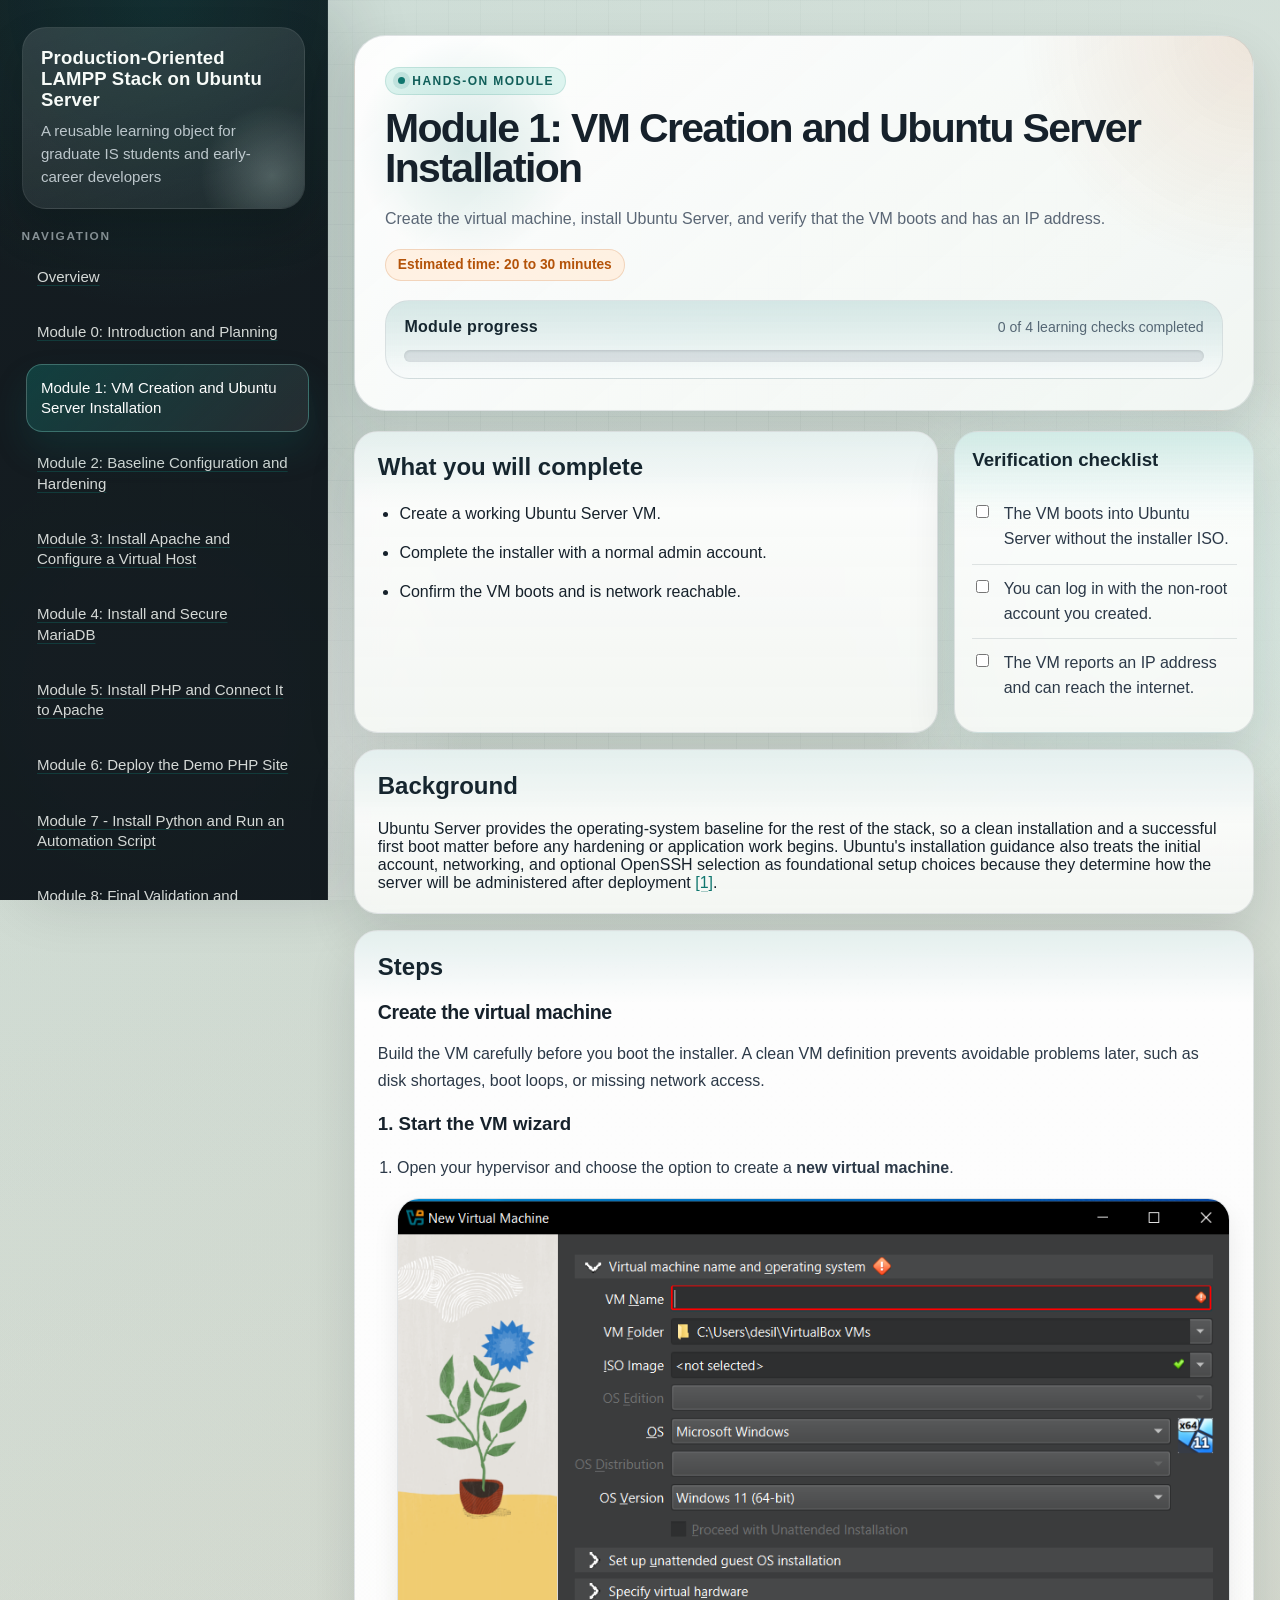
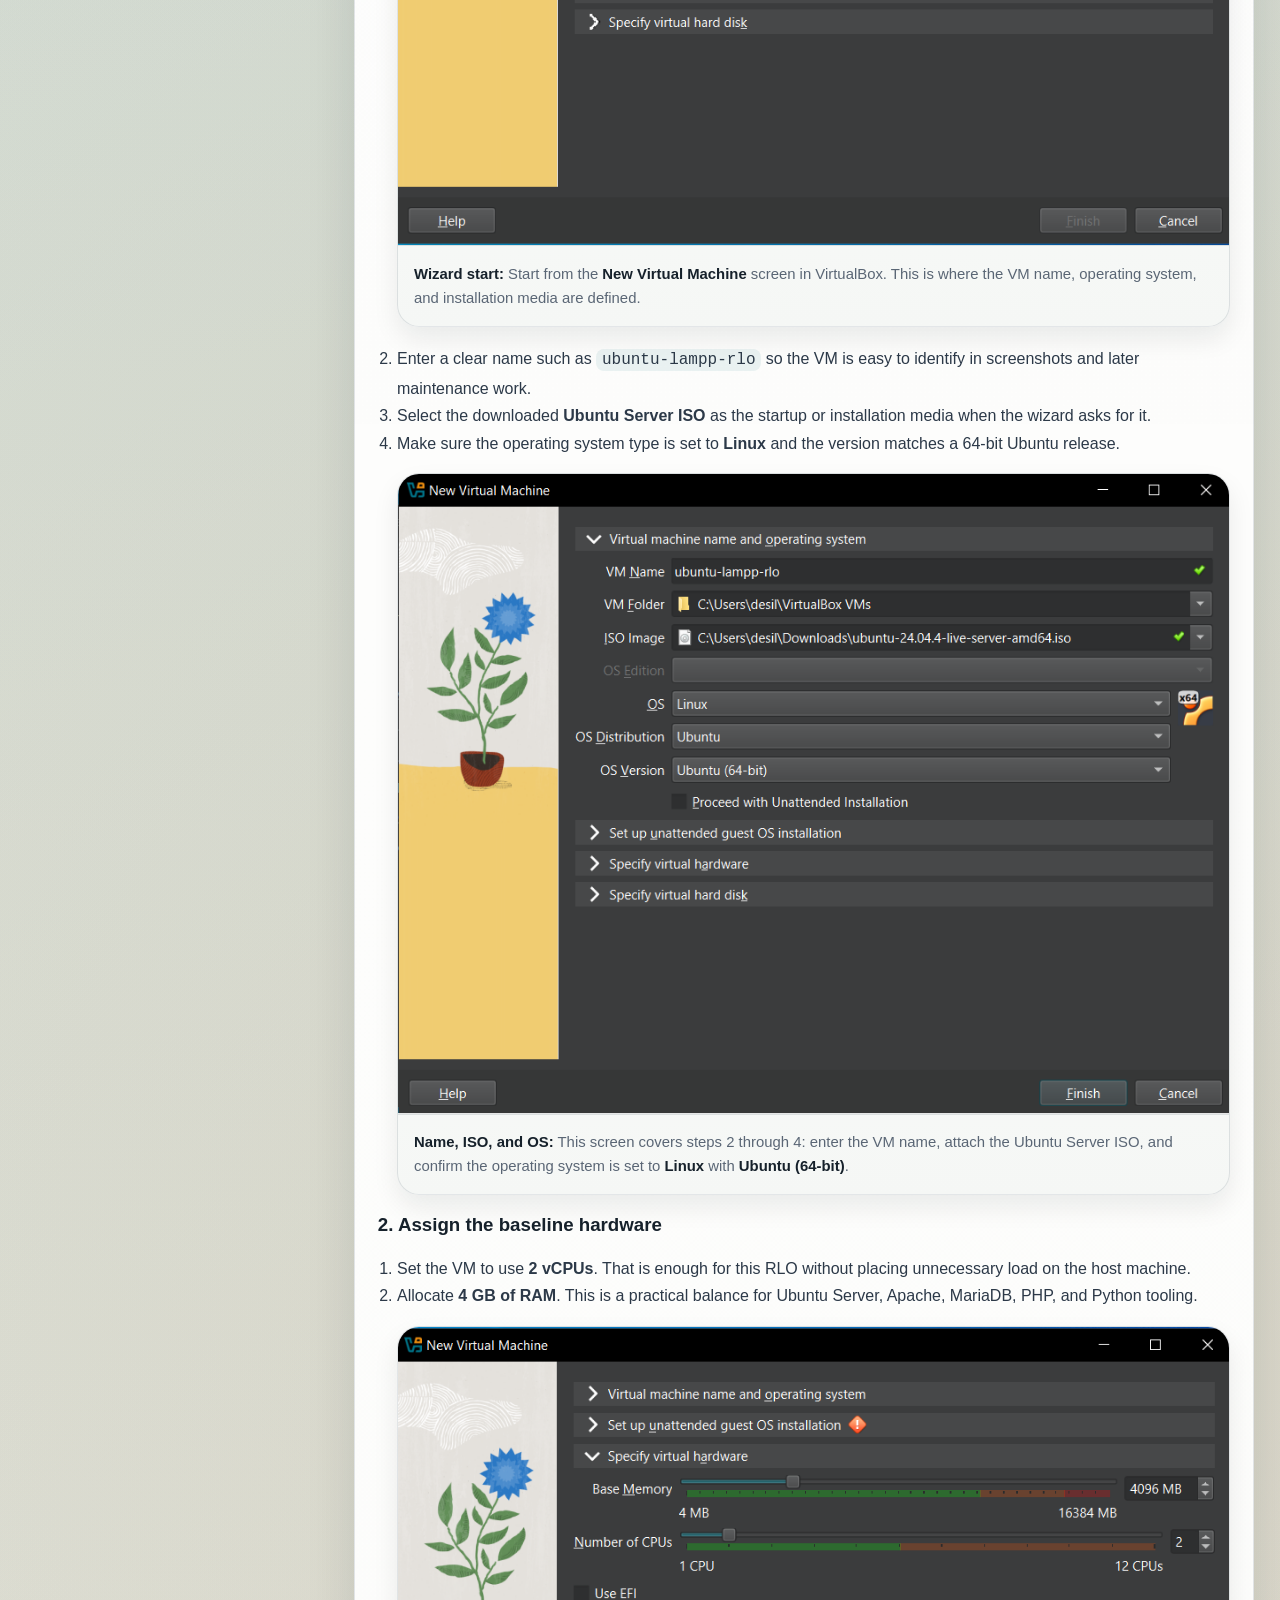
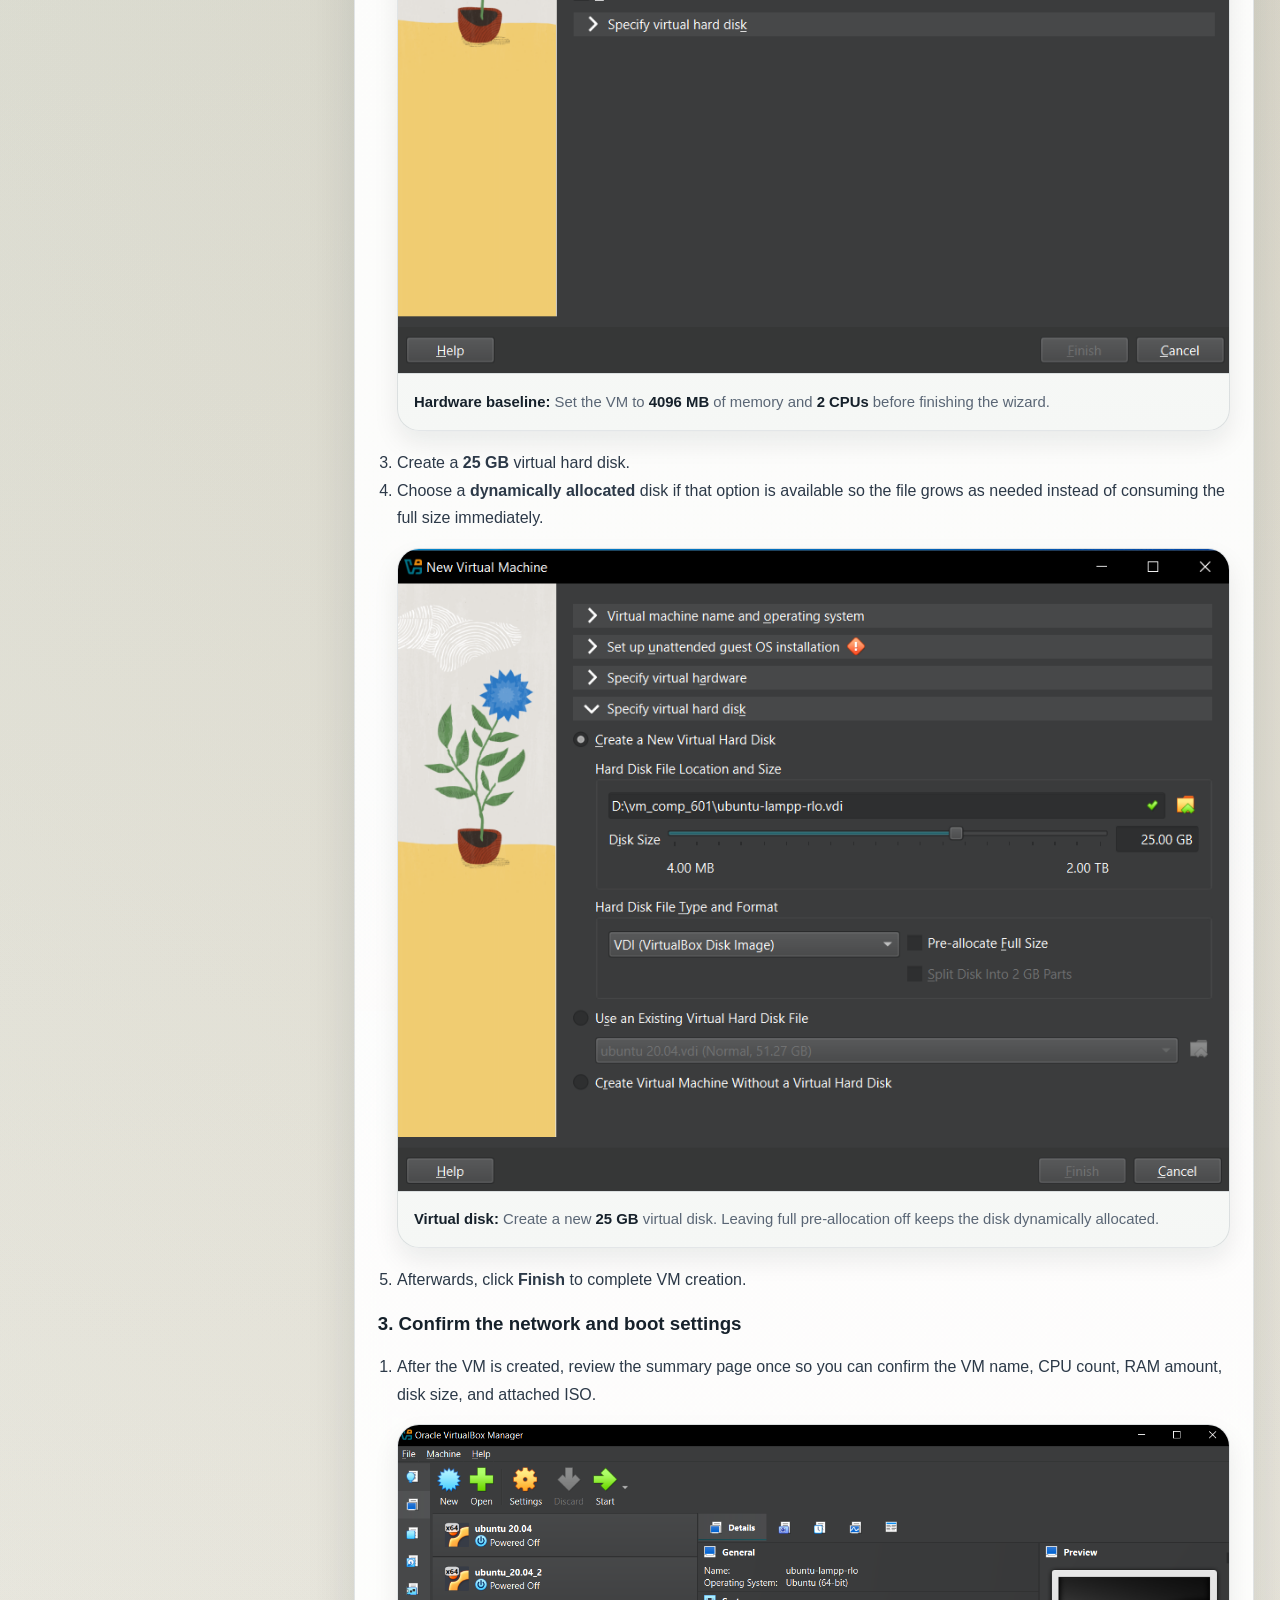
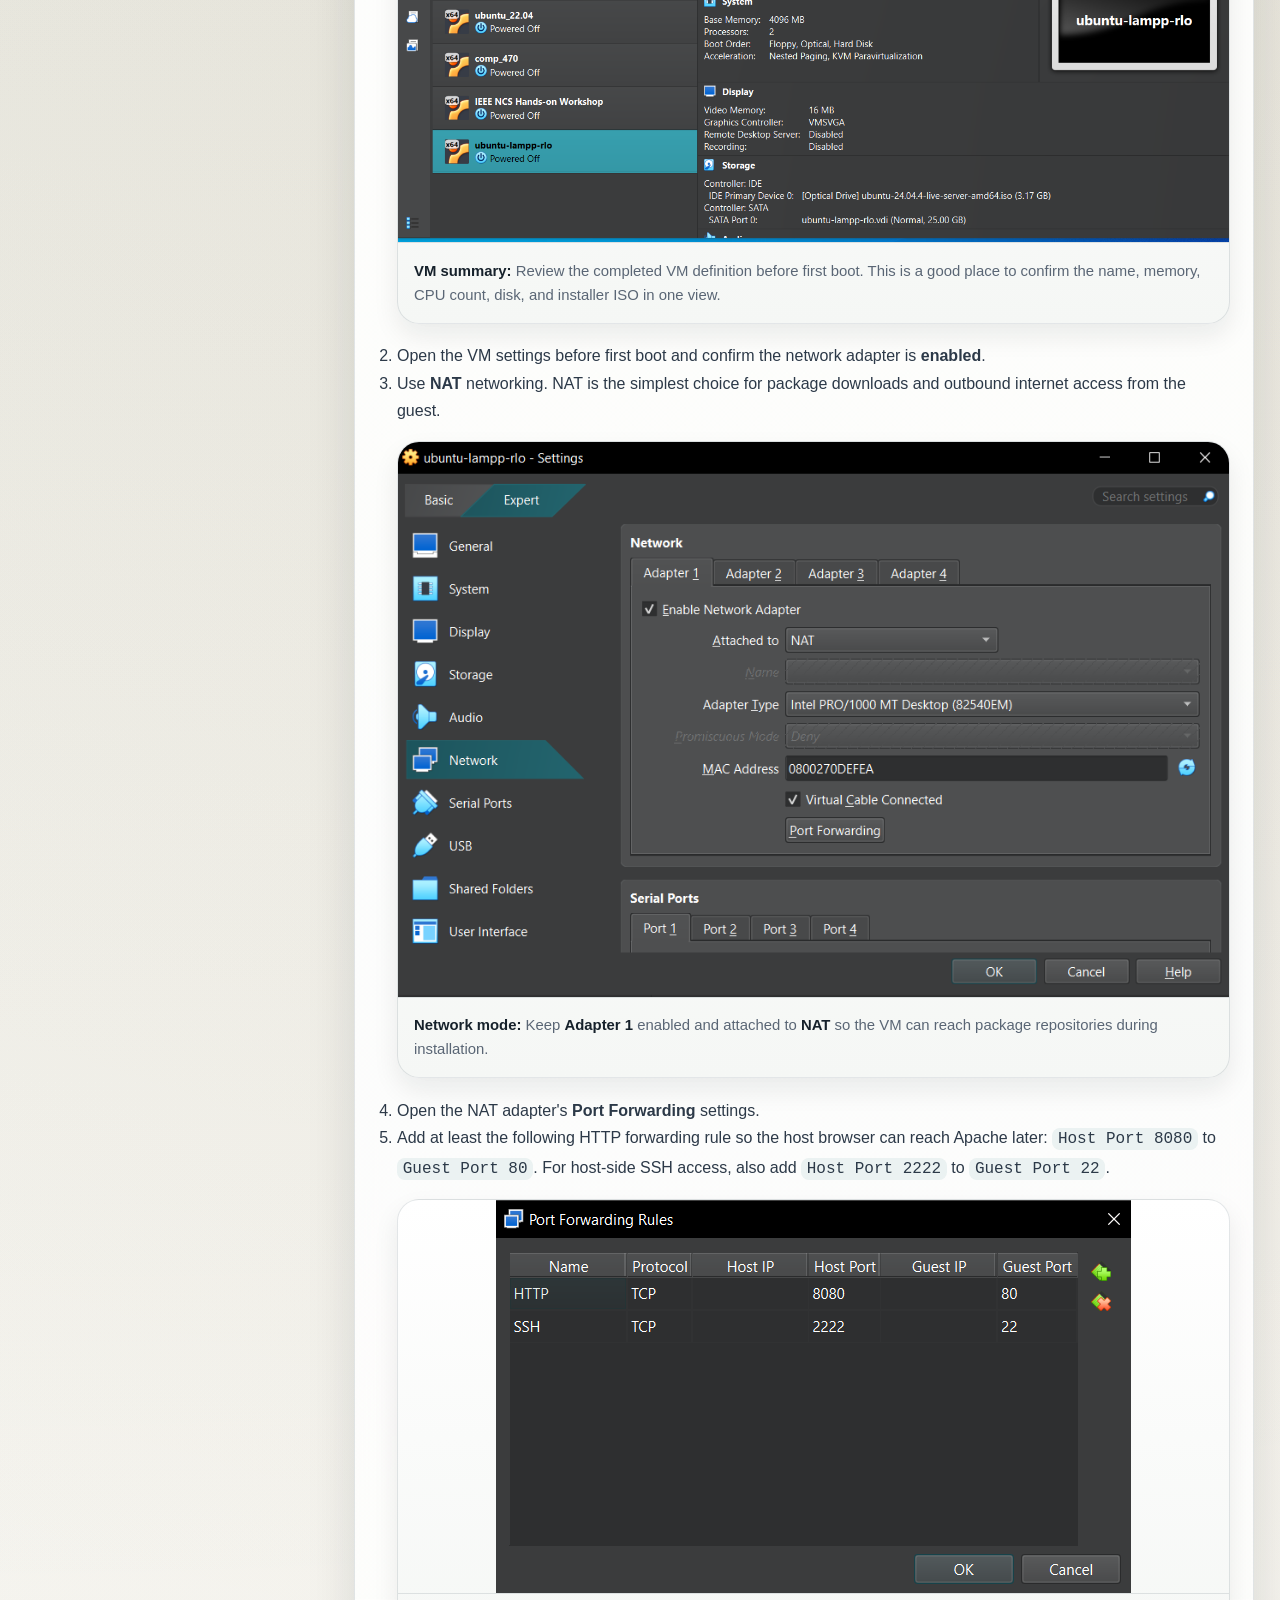
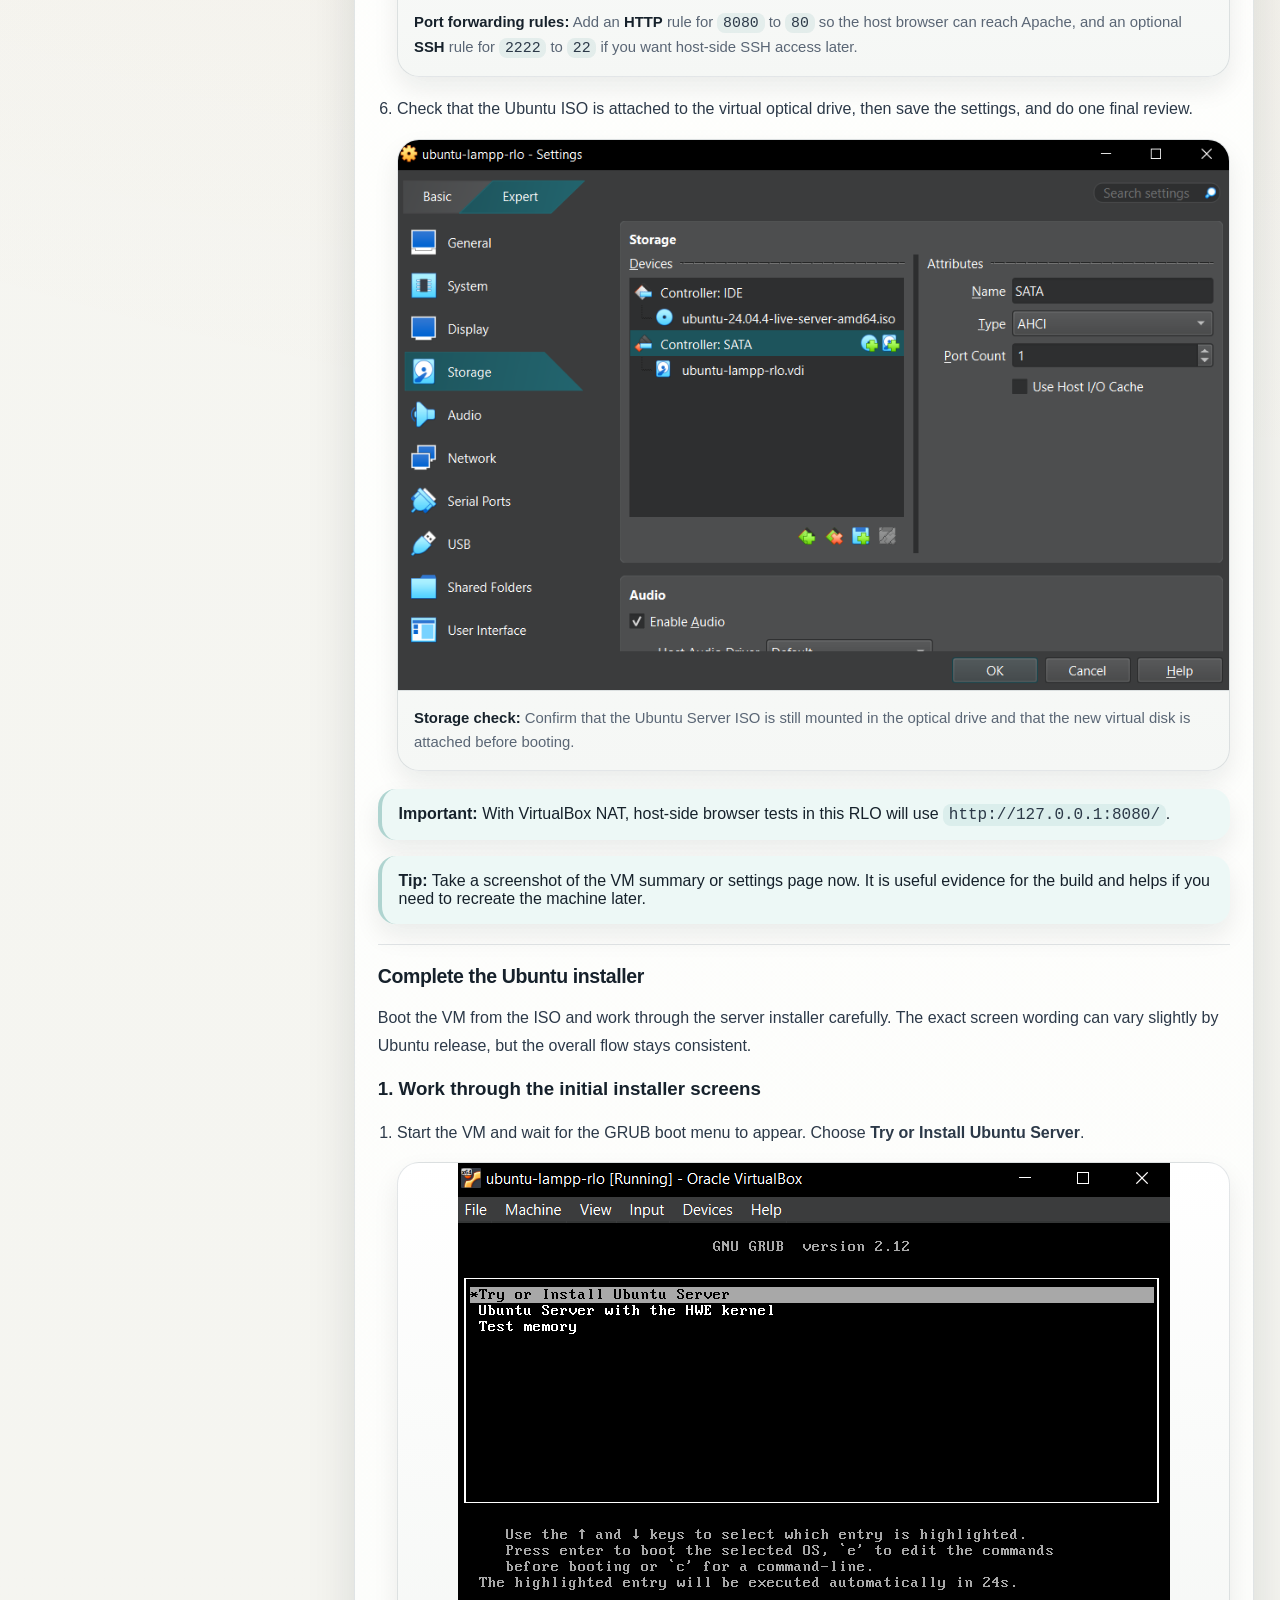
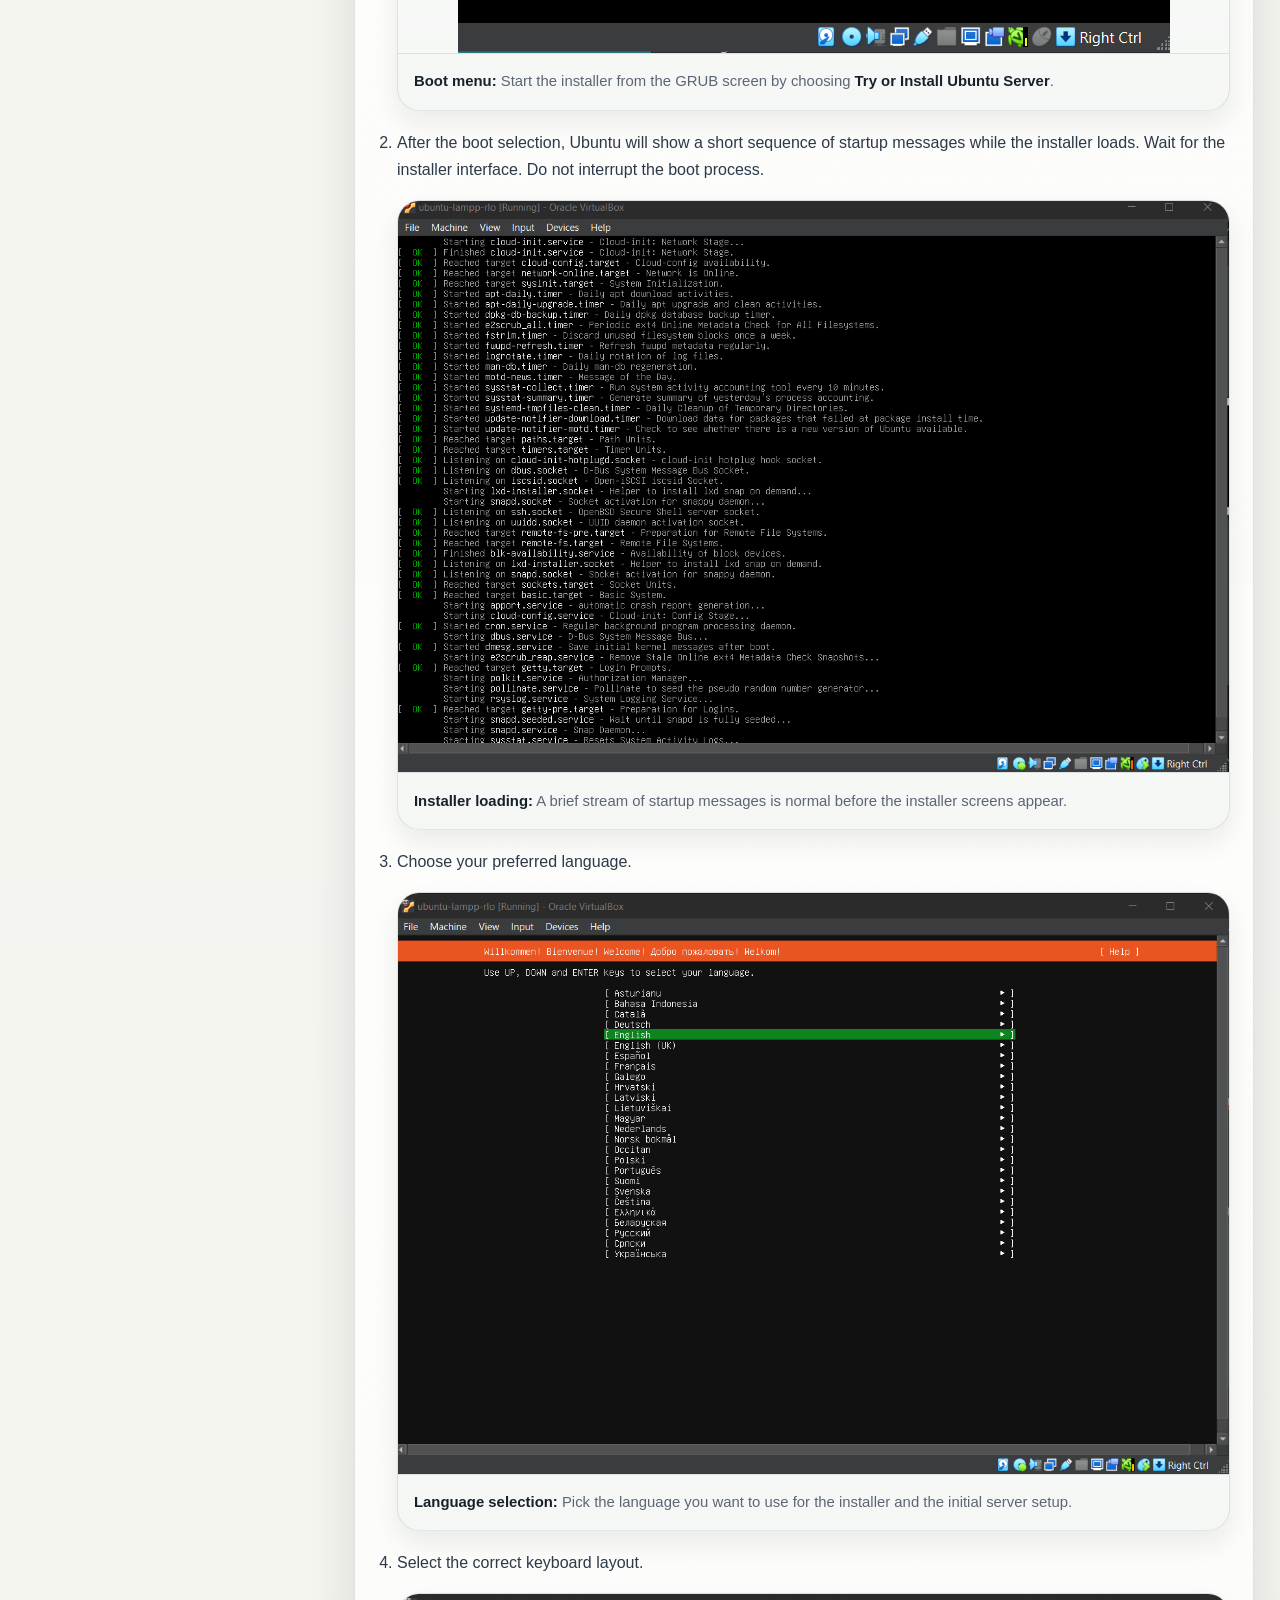
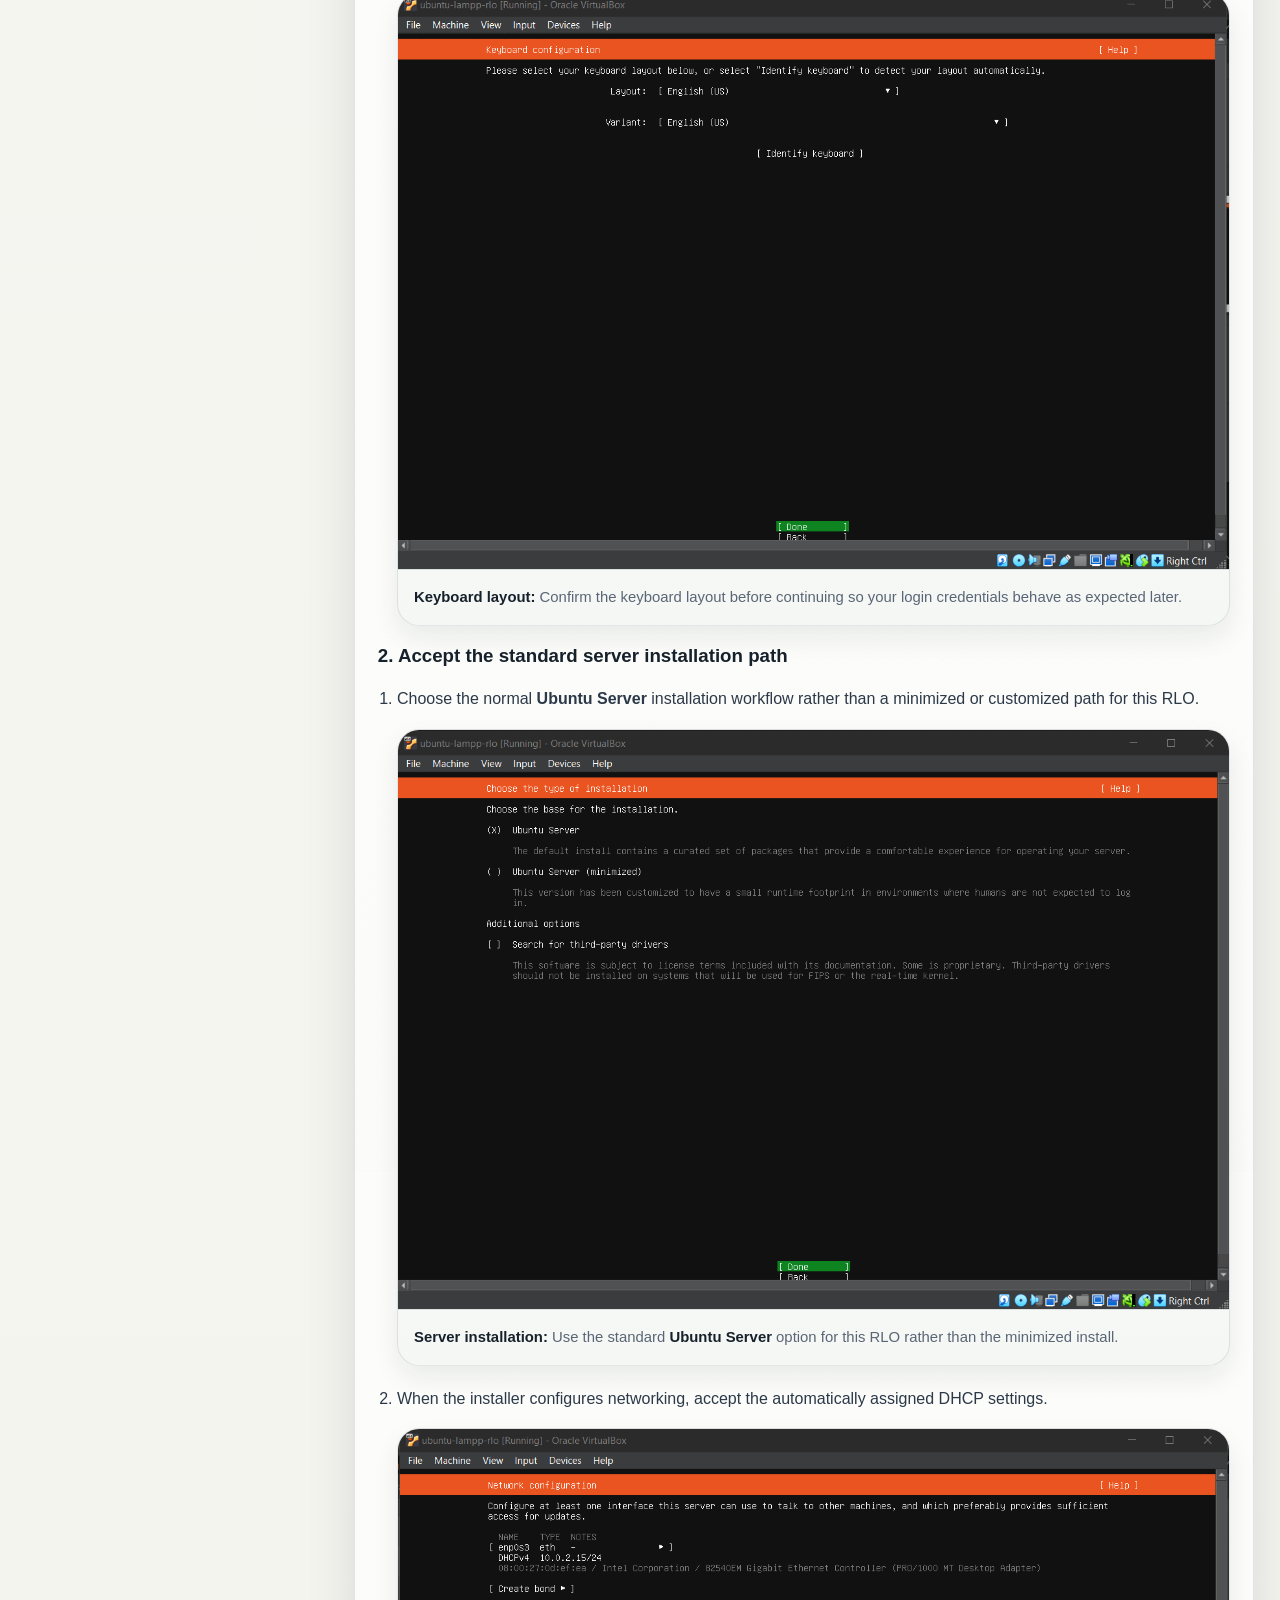
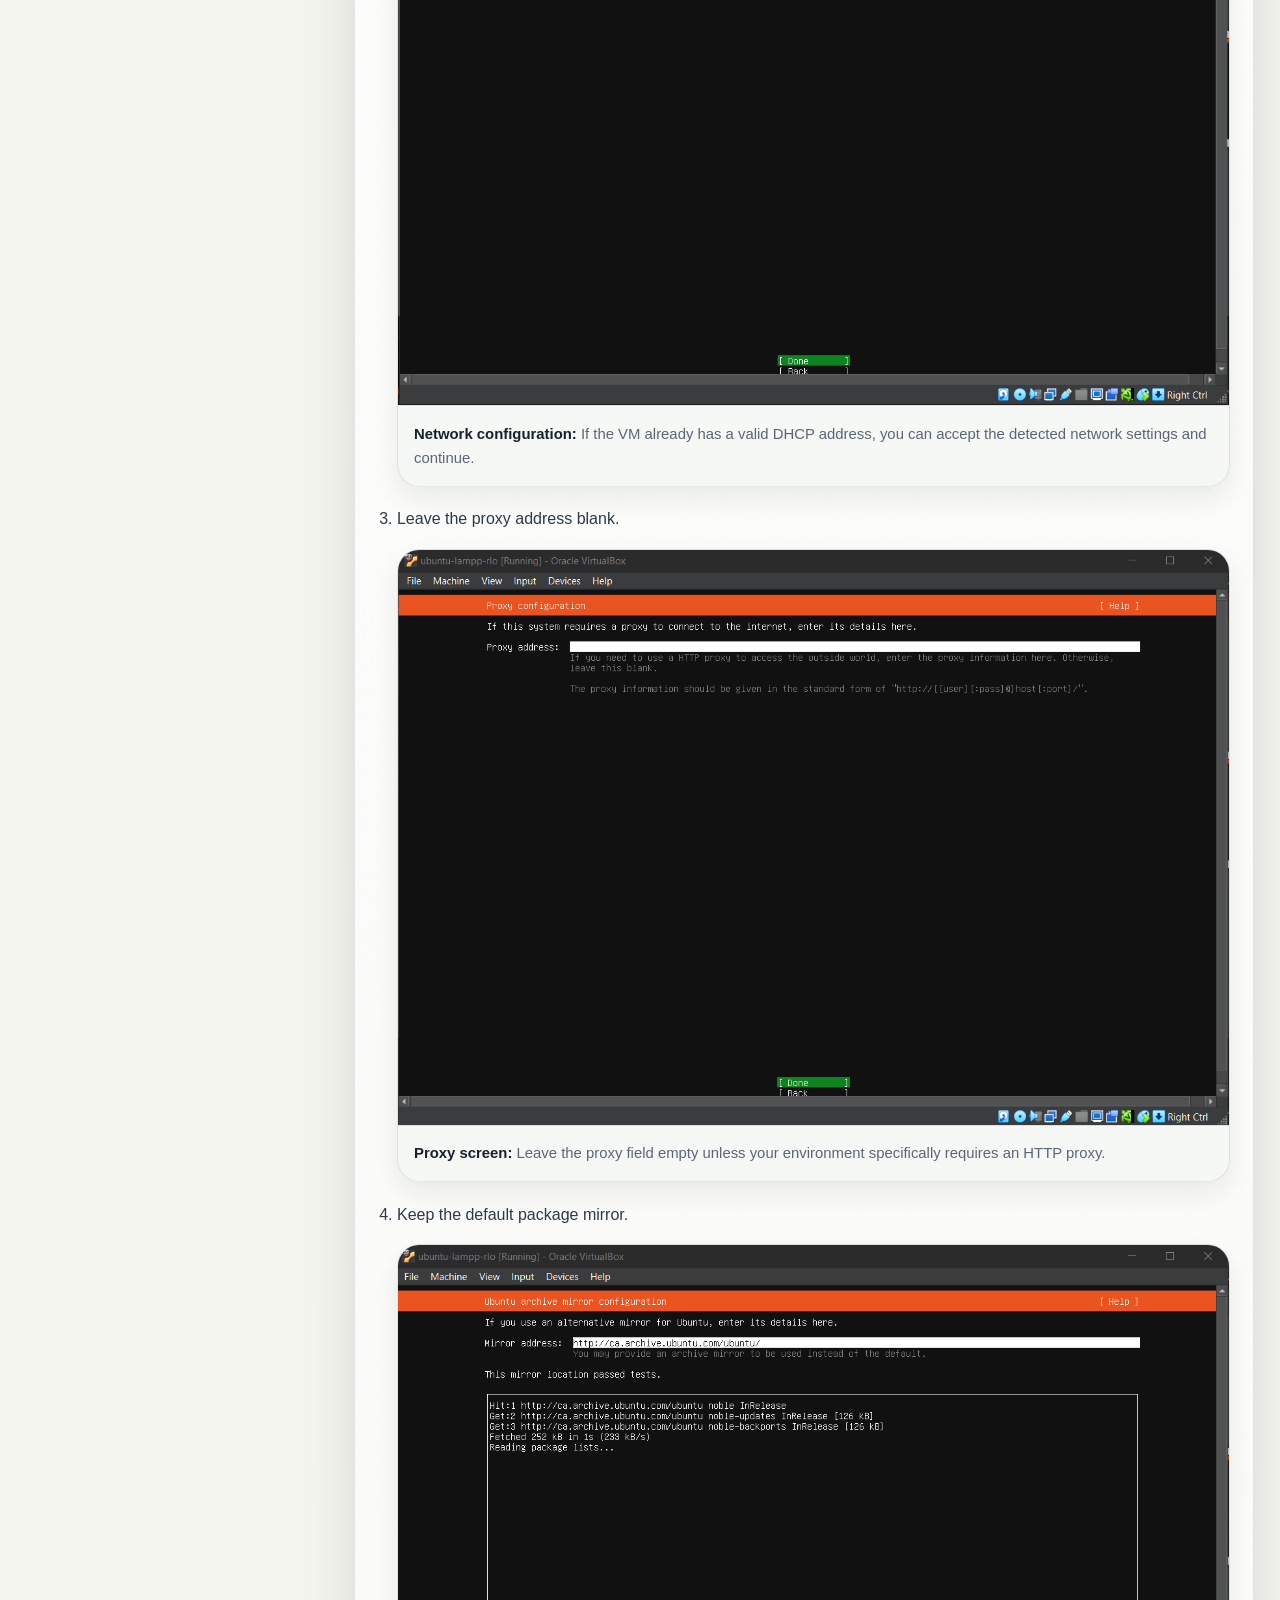
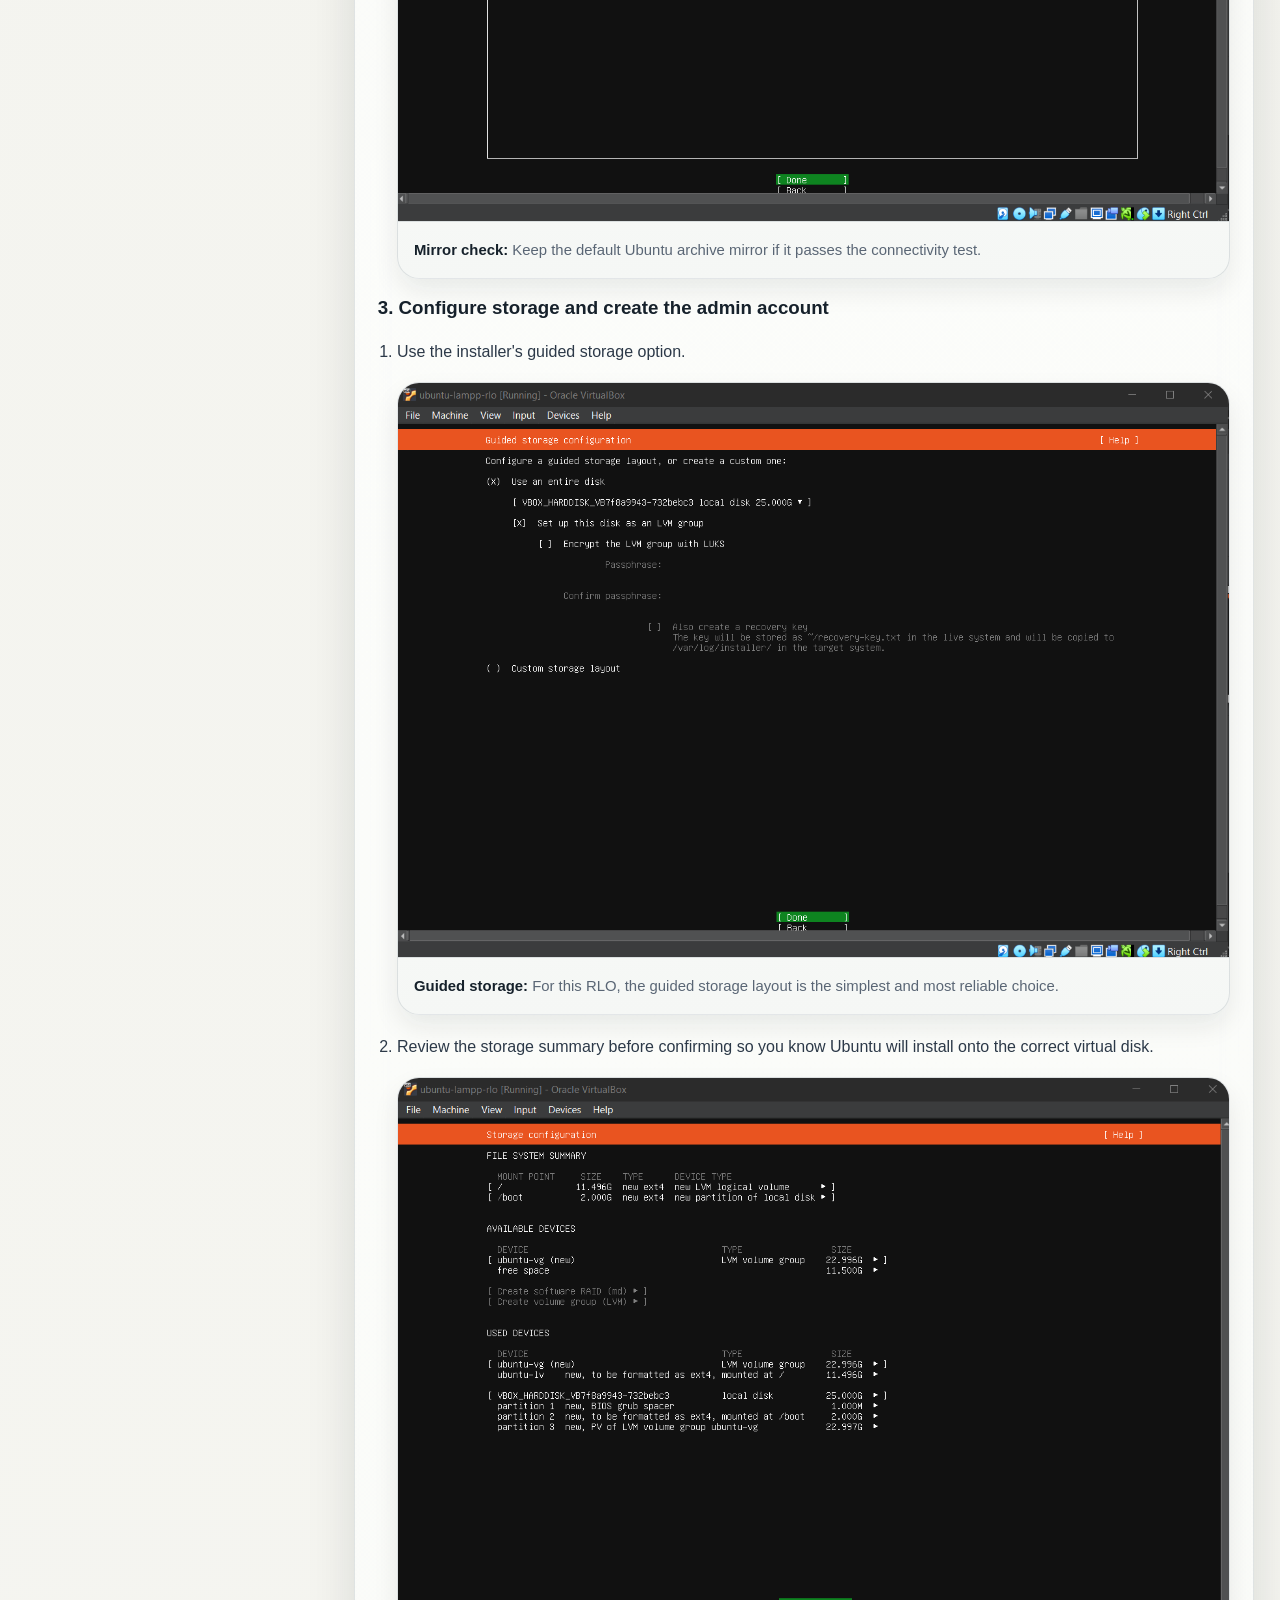
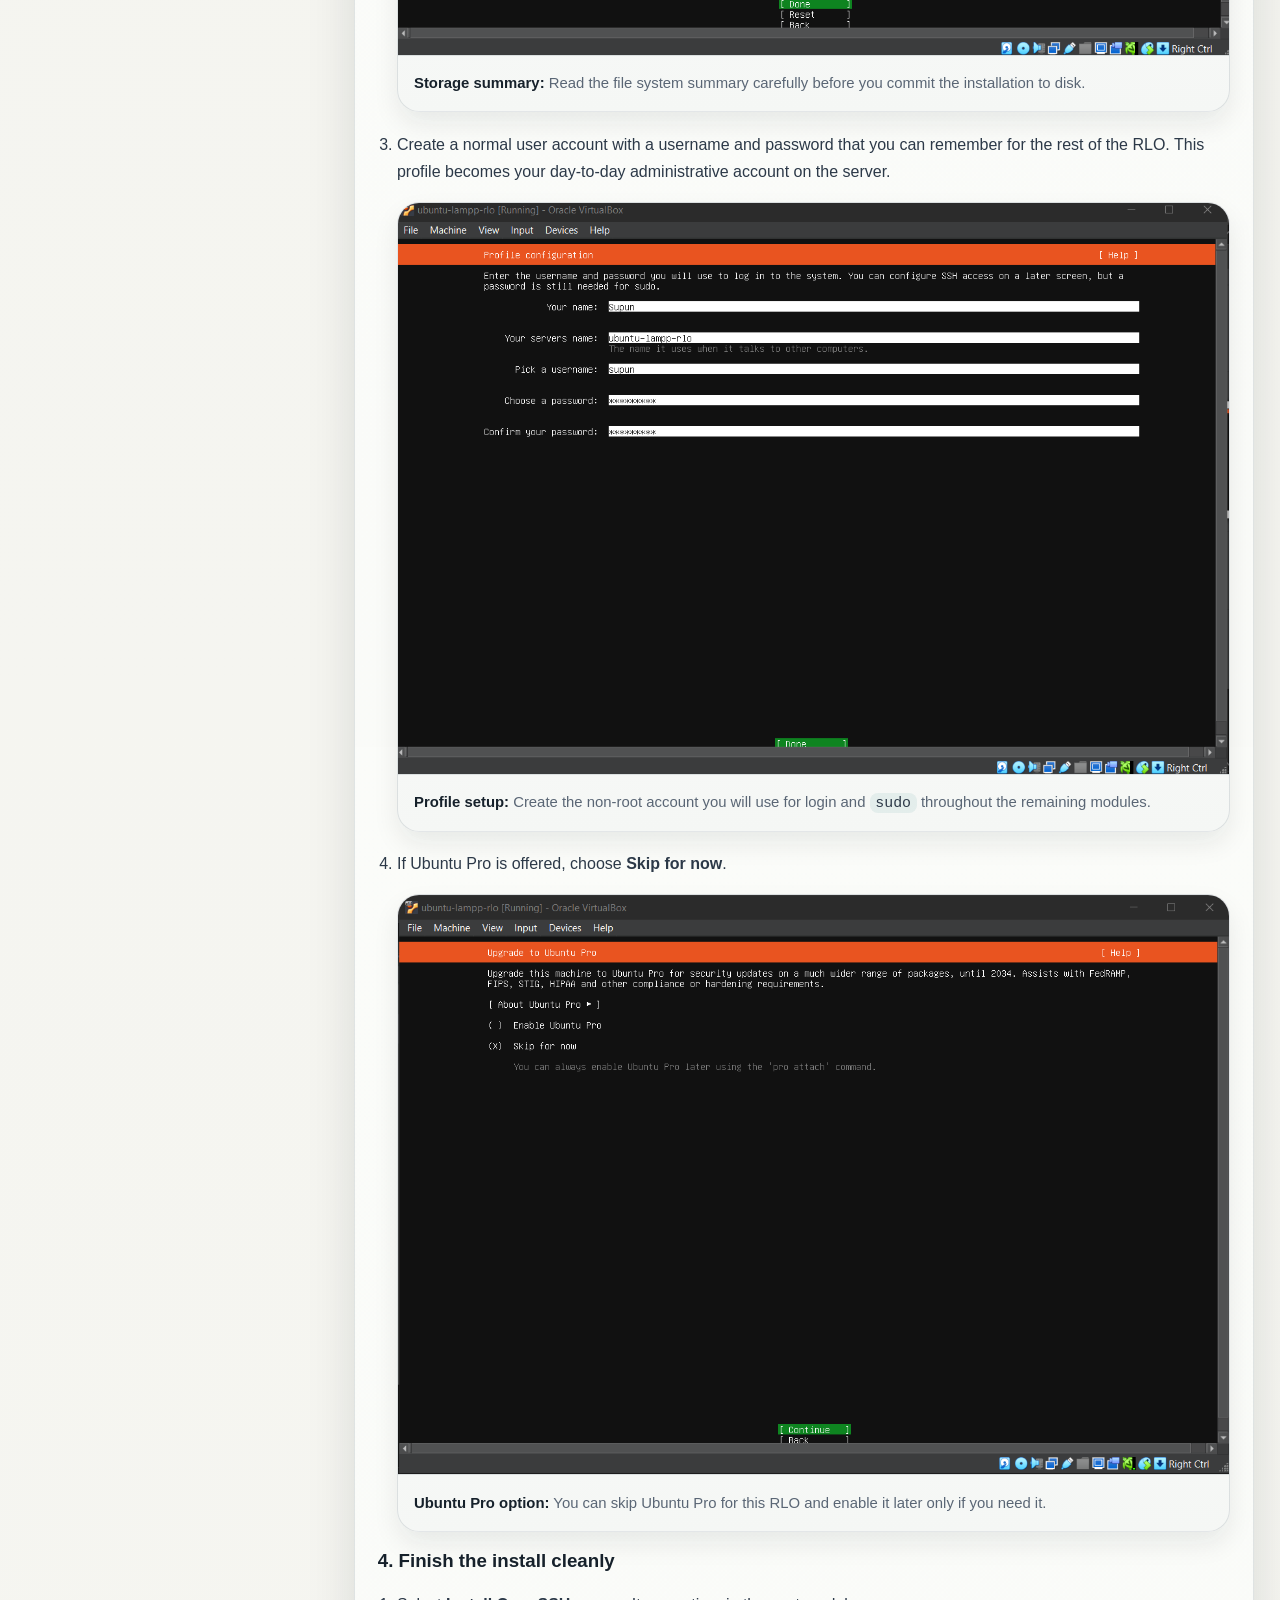
<file: modules/01-vm-ubuntu-install.html>
<!--
  Name: Supun De Silva
  Athabasca ID: 3508216
  Title: 01-vm-ubuntu-install.html
  Date: March 22, 2026
  Description: Module 1 page for creating the virtual machine, installing Ubuntu Server, and validating the initial system state.
  Author: Supun De Silva
  Version: 1.0
  Copyright: 2026 Supun De Silva

  Documentation:
  Purpose:
  This page walks learners through creating the VM, completing the Ubuntu Server installer, and confirming that the new server boots, accepts a login, and has working networking.

  Structure:
  Shared sidebar navigation, module header, checklist, step-by-step installation guidance, troubleshooting, evidence prompts, further reading, and footer navigation.
-->
<!doctype html>
<html lang="en">
<head>
  <meta charset="utf-8">
  <meta name="viewport" content="width=device-width, initial-scale=1">
  <title>Module 1: VM Creation and Ubuntu Server Installation — Production-Oriented LAMPP Stack on Ubuntu Server</title>
  <link rel="stylesheet" href="../styles.css">
</head>
<body>
  <!-- Shared application shell: persistent sidebar plus scrolling content area. -->
  <div class="site-shell">
    <!-- Shared navigation sidebar used across the full RLO. -->
    <aside class="sidebar">
      <div class="brand">
        <h1>Production-Oriented LAMPP Stack on Ubuntu Server</h1>
        <p>A reusable learning object for graduate IS students and early-career developers</p>
      </div>
      <div class="nav-section">
        <div class="nav-label">Navigation</div>
        <ul class="nav-list"><li><a class="" href="../index.html">Overview</a></li>
<li><a class="" href="00-introduction-planning.html">Module 0: Introduction and Planning</a></li>
<li><a class="active" href="01-vm-ubuntu-install.html">Module 1: VM Creation and Ubuntu Server Installation</a></li>
<li><a class="" href="02-hardening.html">Module 2: Baseline Configuration and Hardening</a></li>
<li><a class="" href="03-apache.html">Module 3: Install Apache and Configure a Virtual Host</a></li>
<li><a class="" href="04-mariadb.html">Module 4: Install and Secure MariaDB</a></li>
<li><a class="" href="05-php.html">Module 5: Install PHP and Connect It to Apache</a></li>
<li><a class="" href="06-demo-php-site.html">Module 6: Deploy the Demo PHP Site</a></li>
        <li><a class="" href="07-python-automation.html">Module 7 - Install Python and Run an Automation Script</a></li>
<li><a class="" href="08-final-validation.html">Module 8: Final Validation and Evidence Package</a></li>
<li><a class="" href="../references.html">References</a></li></ul>
      </div>
    </aside>
    <!-- Main content column for this page. -->
    <main class="main">
      <!-- Module page wrapper: summary, checklist, instructions, and support material. -->
      <article class="module-page">
  <!-- Module header with title, scope, timing, and progress tracker. -->
  <header>
    <div class="eyebrow">Hands-on module</div>
    <h1>Module 1: VM Creation and Ubuntu Server Installation</h1>
    <p class="summary summary-wide">Create the virtual machine, install Ubuntu Server, and verify that the VM boots and has an IP address.</p>
    <div class="meta-row">
      <span class="meta-chip">Estimated time: 20 to 30 minutes</span>
    </div>
    <div class="module-progress panel" aria-label="Module progress">
      <div class="module-progress-head">
        <div class="module-progress-title">Module progress</div>
        <div class="small" data-progress-label>0 of 0 checkpoints completed</div>
      </div>
      <div class="progress">
        <div class="progress-bar"><div class="progress-fill"></div></div>
      </div>
    </div>
  </header>
  <!-- Completion targets and the learner checklist sit side by side on larger screens. -->
  <section class="two-col">
    <div class="panel">
      <h2 style="margin-top:0;">What you will complete</h2>
      <ul class="completion-list"><li>Create a working Ubuntu Server VM.</li><li>Complete the installer with a normal admin account.</li><li>Confirm the VM boots and is network reachable.</li></ul>
    </div>
    <aside class="checklist-box">
      <h3>Verification checklist</h3>
      <ul class="checklist" data-checklist-key="01-vm-ubuntu-install"><li><input type="checkbox" data-track-checklist aria-label="The VM boots into Ubuntu Server without the installer ISO."><span>The VM boots into Ubuntu Server without the installer ISO.</span></li><li><input type="checkbox" data-track-checklist aria-label="You can log in with the non-root account you created."><span>You can log in with the non-root account you created.</span></li><li><input type="checkbox" data-track-checklist aria-label="The VM reports an IP address and can reach the internet."><span>The VM reports an IP address and can reach the internet.</span></li></ul>
    </aside>
  </section>
  <!-- Short conceptual framing anchors the module to the cited reference material. -->
  <section class="panel" style="margin-top:1rem;">
    <h2 style="margin-top:0;">Background</h2>
    <p>Ubuntu Server provides the operating-system baseline for the rest of the stack, so a clean installation and a successful first boot matter before any hardening or application work begins. Ubuntu's installation guidance also treats the initial account, networking, and optional OpenSSH selection as foundational setup choices because they determine how the server will be administered after deployment <a class="citation" href="../references.html#ref-1">[1]</a>.</p>
  </section>
  <!-- Guided build steps for the hands-on work in this module. -->
  <section class="panel" style="margin-top:1rem;">
    <h2 style="margin-top:0;">Steps</h2>
<div class="step-card"><h2>Create the virtual machine</h2>
<p>Build the VM carefully before you boot the installer. A clean VM definition prevents avoidable problems later, such as disk shortages, boot loops, or missing network access.</p>
<h3>1. Start the VM wizard</h3>
<ol>
  <li>Open your hypervisor and choose the option to create a <strong>new virtual machine</strong>.
    <figure class="step-visual step-visual-compact">
      <img src="../assets/module_1/1.1.png" alt="VirtualBox New Virtual Machine wizard open at the name and operating system screen before the Ubuntu settings are selected." loading="lazy">
      <figcaption><strong>Wizard start:</strong> Start from the <strong>New Virtual Machine</strong> screen in VirtualBox. This is where the VM name, operating system, and installation media are defined.</figcaption>
    </figure>
  </li>
  <li>Enter a clear name such as <code>ubuntu-lampp-rlo</code> so the VM is easy to identify in screenshots and later maintenance work.</li>
  <li>Select the downloaded <strong>Ubuntu Server ISO</strong> as the startup or installation media when the wizard asks for it.</li>
  <li>Make sure the operating system type is set to <strong>Linux</strong> and the version matches a 64-bit Ubuntu release.
    <figure class="step-visual step-visual-compact">
      <img src="../assets/module_1/1.3.png" alt="VirtualBox New Virtual Machine wizard showing the VM name, Ubuntu Server ISO, and Ubuntu Linux 64-bit settings in the wizard." loading="lazy">
      <figcaption><strong>Name, ISO, and OS:</strong> This screen covers steps 2 through 4: enter the VM name, attach the Ubuntu Server ISO, and confirm the operating system is set to <strong>Linux</strong> with <strong>Ubuntu (64-bit)</strong>.</figcaption>
    </figure>
  </li>
</ol>
<h3>2. Assign the baseline hardware</h3>
<ol>
  <li>Set the VM to use <strong>2 vCPUs</strong>. That is enough for this RLO without placing unnecessary load on the host machine.</li>
  <li>Allocate <strong>4 GB of RAM</strong>. This is a practical balance for Ubuntu Server, Apache, MariaDB, PHP, and Python tooling.
    <figure class="step-visual step-visual-compact">
      <img src="../assets/module_1/1.4.png" alt="VirtualBox hardware screen showing 4096 MB of memory and 2 CPUs selected for the virtual machine." loading="lazy">
      <figcaption><strong>Hardware baseline:</strong> Set the VM to <strong>4096 MB</strong> of memory and <strong>2 CPUs</strong> before finishing the wizard.</figcaption>
    </figure>
  </li>
  <li>Create a <strong>25 GB</strong> virtual hard disk.</li>
  <li>Choose a <strong>dynamically allocated</strong> disk if that option is available so the file grows as needed instead of consuming the full size immediately.
    <figure class="step-visual step-visual-compact">
      <img src="../assets/module_1/1.5.png" alt="VirtualBox disk screen showing a new 25 GB virtual hard disk being created." loading="lazy">
      <figcaption><strong>Virtual disk:</strong> Create a new <strong>25 GB</strong> virtual disk. Leaving full pre-allocation off keeps the disk dynamically allocated.</figcaption>
    </figure>
  </li>
  <li>Afterwards, click <strong>Finish</strong> to complete VM creation.</li>
</ol>
<h3>3. Confirm the network and boot settings</h3>
<ol>
  <li>After the VM is created, review the summary page once so you can confirm the VM name, CPU count, RAM amount, disk size, and attached ISO.
    <figure class="step-visual step-visual-wide">
      <img src="../assets/module_1/1.6.png" alt="VirtualBox Manager showing the ubuntu-lampp-rlo VM summary with Ubuntu 64-bit, 4096 MB RAM, 2 processors, the ISO attached, and a 25 GB virtual disk." loading="lazy">
      <figcaption><strong>VM summary:</strong> Review the completed VM definition before first boot. This is a good place to confirm the name, memory, CPU count, disk, and installer ISO in one view.</figcaption>
    </figure>
  </li>
  <li>Open the VM settings before first boot and confirm the network adapter is <strong>enabled</strong>.</li>
  <li>Use <strong>NAT</strong> networking. NAT is the simplest choice for package downloads and outbound internet access from the guest.
    <figure class="step-visual step-visual-compact">
      <img src="../assets/module_1/1.7.png" alt="VirtualBox network settings showing Adapter 1 enabled and attached to NAT." loading="lazy">
      <figcaption><strong>Network mode:</strong> Keep <strong>Adapter 1</strong> enabled and attached to <strong>NAT</strong> so the VM can reach package repositories during installation.</figcaption>
    </figure>
  </li>
  <li>Open the NAT adapter's <strong>Port Forwarding</strong> settings.</li>
  <li>Add at least the following HTTP forwarding rule so the host browser can reach Apache later: <code>Host Port 8080</code> to <code>Guest Port 80</code>. For host-side SSH access, also add <code>Host Port 2222</code> to <code>Guest Port 22</code>.
    <figure class="step-visual step-visual-compact">
      <img src="../assets/module_1/1.9.png" alt="VirtualBox Port Forwarding Rules dialog showing HTTP mapped from host port 8080 to guest port 80 and SSH mapped from host port 2222 to guest port 22." loading="lazy">
      <figcaption><strong>Port forwarding rules:</strong> Add an <strong>HTTP</strong> rule for <code>8080</code> to <code>80</code> so the host browser can reach Apache, and an optional <strong>SSH</strong> rule for <code>2222</code> to <code>22</code> if you want host-side SSH access later.</figcaption>
    </figure>
  </li>
  <li>Check that the Ubuntu ISO is attached to the virtual optical drive, then save the settings, and do one final review.
    <figure class="step-visual step-visual-compact">
      <img src="../assets/module_1/1.8.png" alt="VirtualBox storage settings showing the Ubuntu Server ISO attached to the IDE controller and the virtual disk attached to the SATA controller." loading="lazy">
      <figcaption><strong>Storage check:</strong> Confirm that the Ubuntu Server ISO is still mounted in the optical drive and that the new virtual disk is attached before booting.</figcaption>
    </figure>
  </li>
</ol>
<div class="callout note"><strong>Important:</strong> With VirtualBox NAT, host-side browser tests in this RLO will use <code>http://127.0.0.1:8080/</code>.</div>
<div class="callout note"><strong>Tip:</strong> Take a screenshot of the VM summary or settings page now. It is useful evidence for the build and helps if you need to recreate the machine later.</div></div>
<div class="step-card"><h2>Complete the Ubuntu installer</h2>
<p>Boot the VM from the ISO and work through the server installer carefully. The exact screen wording can vary slightly by Ubuntu release, but the overall flow stays consistent.</p>
<h3>1. Work through the initial installer screens</h3>
<ol>
  <li>Start the VM and wait for the GRUB boot menu to appear. Choose <strong>Try or Install Ubuntu Server</strong>.
    <figure class="step-visual step-visual-wide">
      <img src="../assets/module_1/2.1.png" alt="Ubuntu Server GRUB boot menu in VirtualBox with Try or Install Ubuntu Server selected." loading="lazy">
      <figcaption><strong>Boot menu:</strong> Start the installer from the GRUB screen by choosing <strong>Try or Install Ubuntu Server</strong>.</figcaption>
    </figure>
  </li>
  <li>After the boot selection, Ubuntu will show a short sequence of startup messages while the installer loads. Wait for the installer interface. Do not interrupt the boot process.
    <figure class="step-visual step-visual-wide">
      <img src="../assets/module_1/2.2.png" alt="Ubuntu boot messages in VirtualBox while the installer is loading." loading="lazy">
      <figcaption><strong>Installer loading:</strong> A brief stream of startup messages is normal before the installer screens appear.</figcaption>
    </figure>
  </li>
  <li>Choose your preferred language.
    <figure class="step-visual step-visual-compact">
      <img src="../assets/module_1/2.3.png" alt="Ubuntu Server installer language selection screen." loading="lazy">
      <figcaption><strong>Language selection:</strong> Pick the language you want to use for the installer and the initial server setup.</figcaption>
    </figure>
  </li>
  <li>Select the correct keyboard layout.
    <figure class="step-visual step-visual-compact">
      <img src="../assets/module_1/2.4.png" alt="Ubuntu Server installer keyboard layout screen showing English US selected." loading="lazy">
      <figcaption><strong>Keyboard layout:</strong> Confirm the keyboard layout before continuing so your login credentials behave as expected later.</figcaption>
    </figure>
  </li>
</ol>
<h3>2. Accept the standard server installation path</h3>
<ol>
  <li>Choose the normal <strong>Ubuntu Server</strong> installation workflow rather than a minimized or customized path for this RLO.
    <figure class="step-visual step-visual-compact">
      <img src="../assets/module_1/2.5.png" alt="Ubuntu Server installer base selection screen showing Ubuntu Server selected instead of the minimized option." loading="lazy">
      <figcaption><strong>Server installation:</strong> Use the standard <strong>Ubuntu Server</strong> option for this RLO rather than the minimized install.</figcaption>
    </figure>
  </li>
  <li>When the installer configures networking, accept the automatically assigned DHCP settings.
    <figure class="step-visual step-visual-wide">
      <img src="../assets/module_1/2.6.png" alt="Ubuntu Server installer network configuration screen showing interface enp0s3 with a DHCP IPv4 address assigned." loading="lazy">
      <figcaption><strong>Network configuration:</strong> If the VM already has a valid DHCP address, you can accept the detected network settings and continue.</figcaption>
    </figure>
  </li>
  <li>Leave the proxy address blank.
    <figure class="step-visual step-visual-compact">
      <img src="../assets/module_1/2.7.png" alt="Ubuntu Server installer proxy configuration screen with the proxy field left blank." loading="lazy">
      <figcaption><strong>Proxy screen:</strong> Leave the proxy field empty unless your environment specifically requires an HTTP proxy.</figcaption>
    </figure>
  </li>
  <li>Keep the default package mirror.
    <figure class="step-visual step-visual-wide">
      <img src="../assets/module_1/2.8.png" alt="Ubuntu Server installer package mirror screen showing the default Ubuntu archive mirror passing its connectivity test." loading="lazy">
      <figcaption><strong>Mirror check:</strong> Keep the default Ubuntu archive mirror if it passes the connectivity test.</figcaption>
    </figure>
  </li>
</ol>
<h3>3. Configure storage and create the admin account</h3>
<ol>
  <li>Use the installer's guided storage option.
    <figure class="step-visual step-visual-wide">
      <img src="../assets/module_1/2.9.png" alt="Ubuntu Server installer guided storage screen showing use entire disk with LVM selected on the 25 GB virtual disk." loading="lazy">
      <figcaption><strong>Guided storage:</strong> For this RLO, the guided storage layout is the simplest and most reliable choice.</figcaption>
    </figure>
  </li>
  <li>Review the storage summary before confirming so you know Ubuntu will install onto the correct virtual disk.
    <figure class="step-visual step-visual-wide">
      <img src="../assets/module_1/2.10.png" alt="Ubuntu Server installer file system summary showing the planned partitions and logical volumes on the 25 GB virtual disk." loading="lazy">
      <figcaption><strong>Storage summary:</strong> Read the file system summary carefully before you commit the installation to disk.</figcaption>
    </figure>
  </li>
  <li>Create a normal user account with a username and password that you can remember for the rest of the RLO. This profile becomes your day-to-day administrative account on the server.
    <figure class="step-visual step-visual-compact">
      <img src="../assets/module_1/2.11.png" alt="Ubuntu Server installer profile setup screen for entering the username and password used to log in to the system." loading="lazy">
      <figcaption><strong>Profile setup:</strong> Create the non-root account you will use for login and <code>sudo</code> throughout the remaining modules.</figcaption>
    </figure>
  </li>
  <li>If Ubuntu Pro is offered, choose <strong>Skip for now</strong>.
    <figure class="step-visual step-visual-compact">
      <img src="../assets/module_1/2.12.png" alt="Ubuntu Pro offer screen in the Ubuntu Server installer with Skip for now selected." loading="lazy">
      <figcaption><strong>Ubuntu Pro option:</strong> You can skip Ubuntu Pro for this RLO and enable it later only if you need it.</figcaption>
    </figure>
  </li>
</ol>
<h3>4. Finish the install cleanly</h3>
<ol>
  <li>Select <strong>Install OpenSSH server</strong>. It saves time in the next module.
    <figure class="step-visual step-visual-compact">
      <img src="../assets/module_1/2.13.png" alt="Ubuntu Server installer screen showing Install OpenSSH server enabled." loading="lazy">
      <figcaption><strong>OpenSSH selection:</strong> Enable the OpenSSH server package now so remote access is available immediately after installation.</figcaption>
    </figure>
  </li>
  <li>Skip optional server snaps. They are not required for this RLO.
    <figure class="step-visual step-visual-wide">
      <img src="../assets/module_1/2.14.png" alt="Ubuntu Server installer featured server snaps screen listing optional packages such as microk8s and nextcloud." loading="lazy">
      <figcaption><strong>Featured snaps:</strong> Leave the optional server snaps unselected.</figcaption>
    </figure>
  </li>
  <li>Wait for package installation to finish fully. Do not reset or power off the VM during this stage.
    <figure class="step-visual step-visual-wide">
      <img src="../assets/module_1/2.15.png" alt="Ubuntu Server installer progress screen showing packages being installed and the system being configured." loading="lazy">
      <figcaption><strong>Installation progress:</strong> Let the installer finish extracting packages, configuring the system, and applying updates.</figcaption>
    </figure>
  </li>
  <li>When the installer says the process is complete, choose <strong>Reboot Now</strong>.
    <figure class="step-visual step-visual-wide">
      <img src="../assets/module_1/2.16.png" alt="Ubuntu Server installer completion screen with the Reboot Now button available." loading="lazy">
      <figcaption><strong>Reboot prompt:</strong> Use the reboot screen to finish the installer cleanly once setup has completed.</figcaption>
    </figure>
  </li>
  <li>If the installer asks you to remove the installation medium, detach the ISO from settings and press <strong>Enter</strong>.
    <figure class="step-visual step-visual-compact">
      <img src="../assets/module_1/2.17.png" alt="Ubuntu Server installer prompt asking for the installation medium to be removed before continuing." loading="lazy">
      <figcaption><strong>Install media prompt:</strong> Remove the installer ISO when prompted so the VM boots from the virtual disk on the next restart.</figcaption>
    </figure>
  </li>
  <li>After reboot, confirm that the VM starts from the virtual disk and reaches the Ubuntu login prompt.
    <figure class="step-visual step-visual-wide">
      <img src="../assets/module_1/3.1.png" alt="Ubuntu Server text login prompt shown after the installation has completed and the system has rebooted." loading="lazy">
      <figcaption><strong>Login prompt:</strong> A successful reboot should land at the Ubuntu login prompt rather than returning to the installer.</figcaption>
    </figure>
  </li>
</ol></div>
<div class="step-card"><h2>Log in and collect the first validation data</h2>
<p>After the reboot, confirm that the server is usable before you continue to hardening and package installation.</p>
<h3>1. Verify that Ubuntu boots normally</h3>
<ol>
  <li>Wait for the text login prompt to appear instead of the installer menu.
    <figure class="step-visual step-visual-wide">
      <img src="../assets/module_1/3.1.png" alt="Ubuntu Server text login prompt shown after reboot." loading="lazy">
      <figcaption><strong>Login prompt:</strong> After the reboot, the VM should stop at the Ubuntu login prompt rather than returning to the installer.</figcaption>
    </figure>
  </li>
  <li>Log in with the non-root account you created during installation.</li>
  <li>Confirm you can reach a normal shell prompt without errors.
    <figure class="step-visual step-visual-wide">
      <img src="../assets/module_1/3.2.png" alt="Successful Ubuntu Server login showing the welcome message and a normal shell prompt for the non-root account." loading="lazy">
      <figcaption><strong>Successful login:</strong> A successful sign-in should show the Ubuntu welcome text and leave you at a normal shell prompt for your non-root account.</figcaption>
    </figure>
  </li>
</ol>
<h3>2. Record the network information</h3>
<ol>
  <li>Run <code>hostname -I</code> to display the current IP address.
        <div class="command-block">
          <div class="command-head"><strong>Display IPv4/IPv6 addresses</strong><button class="copy-btn" data-copy="hostname -I">Copy</button></div>
          <pre><code>hostname -I</code></pre>
        </div>
        <figure class="step-visual step-visual-wide">
          <img src="../assets/module_1/3.3.png" alt="Ubuntu Server terminal showing the hostname -I command and the VM IP addresses." loading="lazy">
          <figcaption><strong>IP address check:</strong> The <code>hostname -I</code> command prints the current IP addresses assigned to the VM.</figcaption>
        </figure>
  </li>
  <li>Run <code>ip a</code> if you want to see which interface received the address.
        <div class="command-block">
          <div class="command-head"><strong>Show network interface details</strong><button class="copy-btn" data-copy="ip a">Copy</button></div>
          <pre><code>ip a</code></pre>
        </div>
        <figure class="step-visual step-visual-wide">
          <img src="../assets/module_1/3.4.png" alt="Ubuntu Server terminal showing the ip a command output with interface enp0s3 and its assigned addresses." loading="lazy">
          <figcaption><strong>Interface details:</strong> Use <code>ip a</code> to confirm which network interface, such as <code>enp0s3</code>, received the VM's address.</figcaption>
        </figure>
  </li>
</ol>
<h3>3. Confirm outbound connectivity</h3>
<ol>
  <li>Run <code>ping -c 4 ubuntu.com</code> to verify that the VM can reach the internet.
        <div class="command-block">
          <div class="command-head"><strong>Confirm that the VM can reach the internet</strong><button class="copy-btn" data-copy="ping -c 4 ubuntu.com">Copy</button></div>
          <pre><code>ping -c 4 ubuntu.com</code></pre>
        </div>
        <figure class="step-visual step-visual-wide">
          <img src="../assets/module_1/3.5.png" alt="Ubuntu Server terminal showing a successful ping -c 4 ubuntu.com test." loading="lazy">
          <figcaption><strong>Connectivity check:</strong> A successful <code>ping</code> confirms that the VM can reach the internet for package installation and updates.</figcaption>
        </figure>
  </li>
  <li>If the ping succeeds, the machine is ready for package installation in the next module.</li>
  <li>If it fails, stop and fix networking now rather than building the rest of the stack on a disconnected VM.</li>
</ol>
</div>
  </section>
<!-- Common issues learners can check before repeating the whole module. -->
<section class="panel" style="margin-top:1rem;"><h2 style="margin-top:0;">Troubleshooting</h2>
<table class="trouble"><thead><tr><th>Issue</th><th>What to check</th></tr></thead><tbody>
<tr><td>VM loops back to installer</td><td>Power off the VM and remove the ISO from the virtual optical drive.</td></tr>
<tr><td>No IP address shown</td><td>Check that the virtual NIC is attached and enabled. In NAT mode, a reboot often renews the DHCP lease.</td></tr>
<tr><td>Ping fails</td><td>Confirm your host has internet access and the VM NIC is connected. NAT is the easiest mode for the initial build.</td></tr>
</tbody></table></section>
<!-- Evidence prompts show which screenshots or notes should be retained for assessment. -->
<section class="panel" style="margin-top:1rem;"><h2 style="margin-top:0;">Evidence to capture</h2>
<ul class="evidence-list">
  <li>A screenshot of the VM summary and NAT settings page showing the VM name, CPU count, RAM, disk size, NAT networking, and the port forwarding rules.</li>
  <li>A screenshot showing the Ubuntu Server installation completed and the VM booting from the virtual disk instead of the installer ISO.</li>
  <li>A screenshot of the Ubuntu login prompt and a successful login using the non-root administrative account you created.</li>
  <li>A screenshot of a terminal showing the IP address from <code>hostname -I</code>.</li>
  <li>A screenshot showing successful outbound connectivity from <code>ping -c 4 ubuntu.com</code>.</li>
</ul>
</section>

<!-- Optional official references for learners who want more detail after finishing the module. -->
<section class="panel" style="margin-top:1rem;"><h2 style="margin-top:0;">Optional further reading</h2>
<p>These sources are optional and are provided for learners who want more background or official documentation.</p>
<ul>
  <li><a class="reference-url" href="https://documentation.ubuntu.com/server/tutorial/basic-installation/" target="_blank" rel="noopener noreferrer">Follow the Ubuntu Server basic installation process</a></li>
  <li><a class="reference-url" href="https://documentation.ubuntu.com/server/how-to/installation/" target="_blank" rel="noopener noreferrer">Explore Ubuntu Server installation guides</a></li>
  <li><a class="reference-url" href="https://www.virtualbox.org/manual/ch06.html" target="_blank" rel="noopener noreferrer">Configure networking in Oracle VM VirtualBox</a></li>
</ul>
</section>

      <!-- Footer navigation connects the learner to the previous and next pages in sequence. -->
      <div class="footer-nav">
        <a class="button secondary" href="00-introduction-planning.html">← Module 0: Introduction and Planning</a>
        <a class="button primary" href="02-hardening.html">Module 2: Baseline Configuration and Hardening →</a>
      </div>
    
</article>
    </main>
  </div>
  <script src="../script.js"></script>
</body>
</html>
</file>
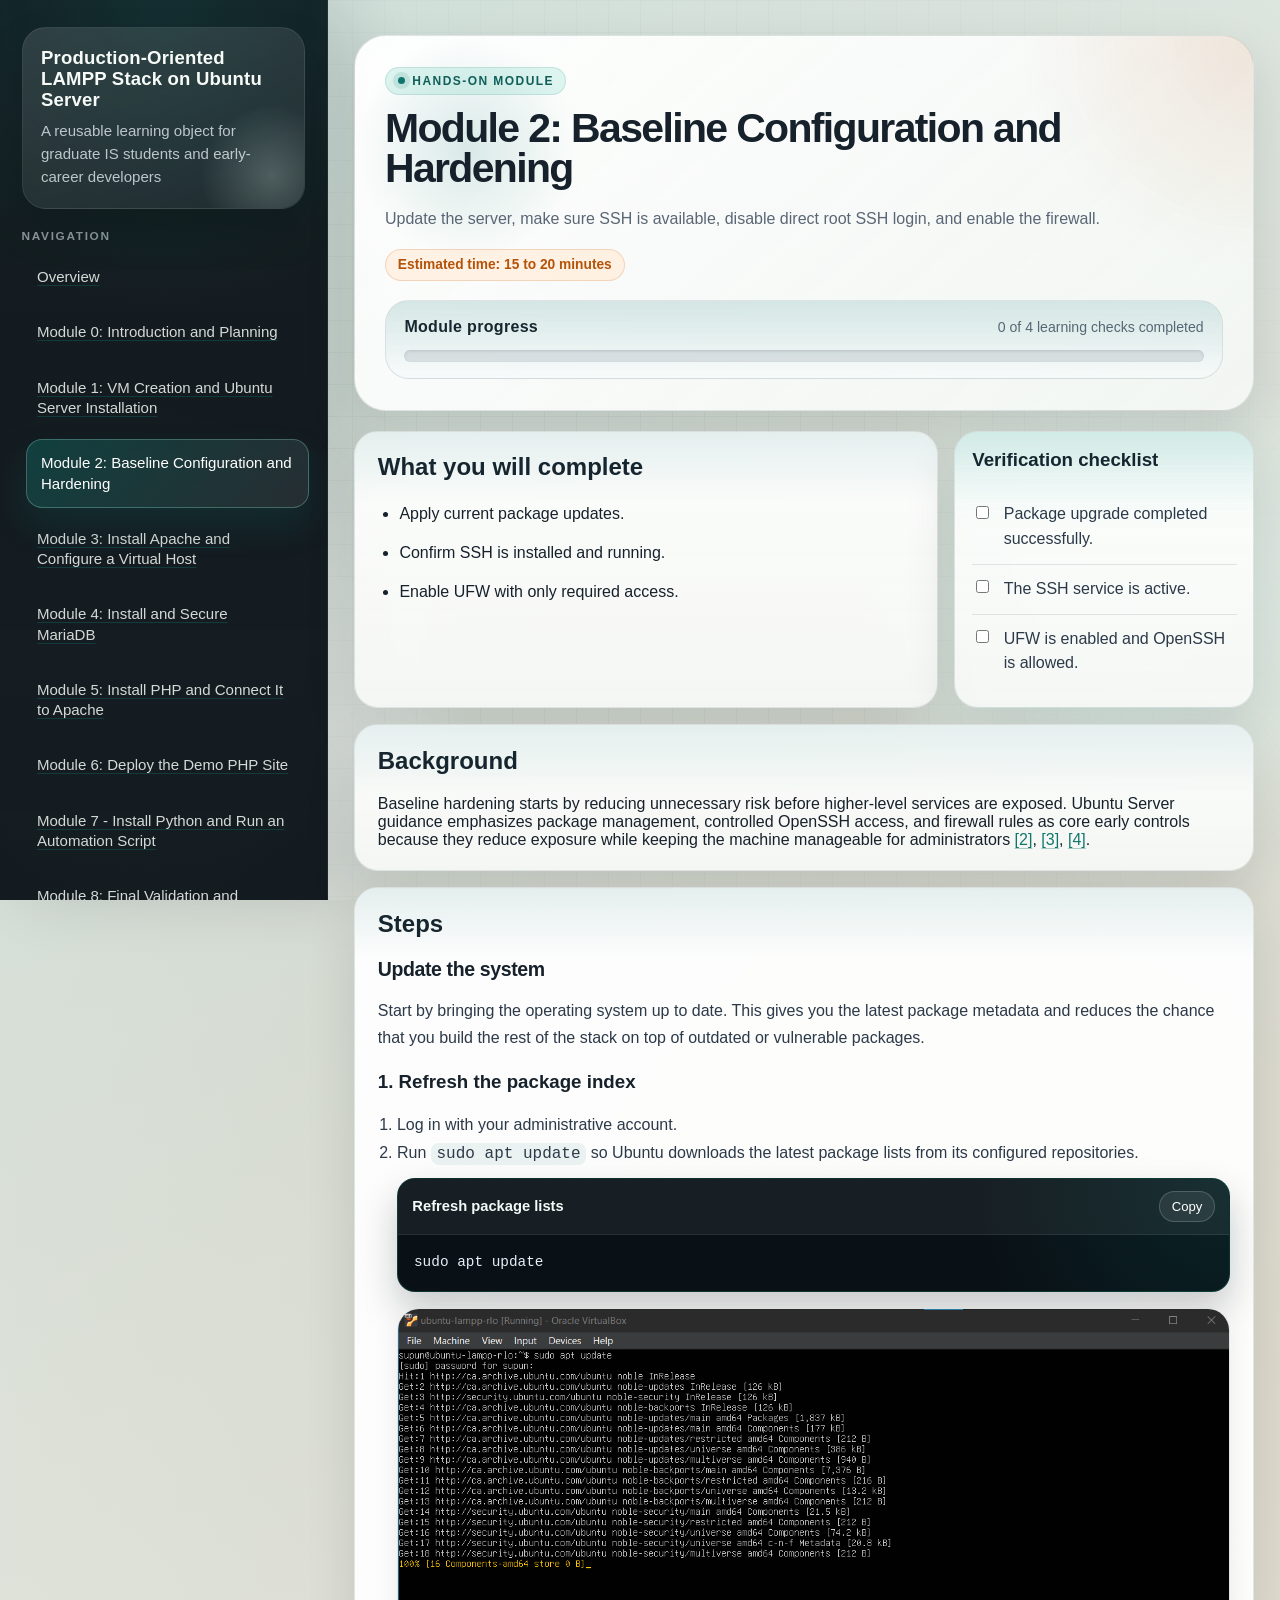
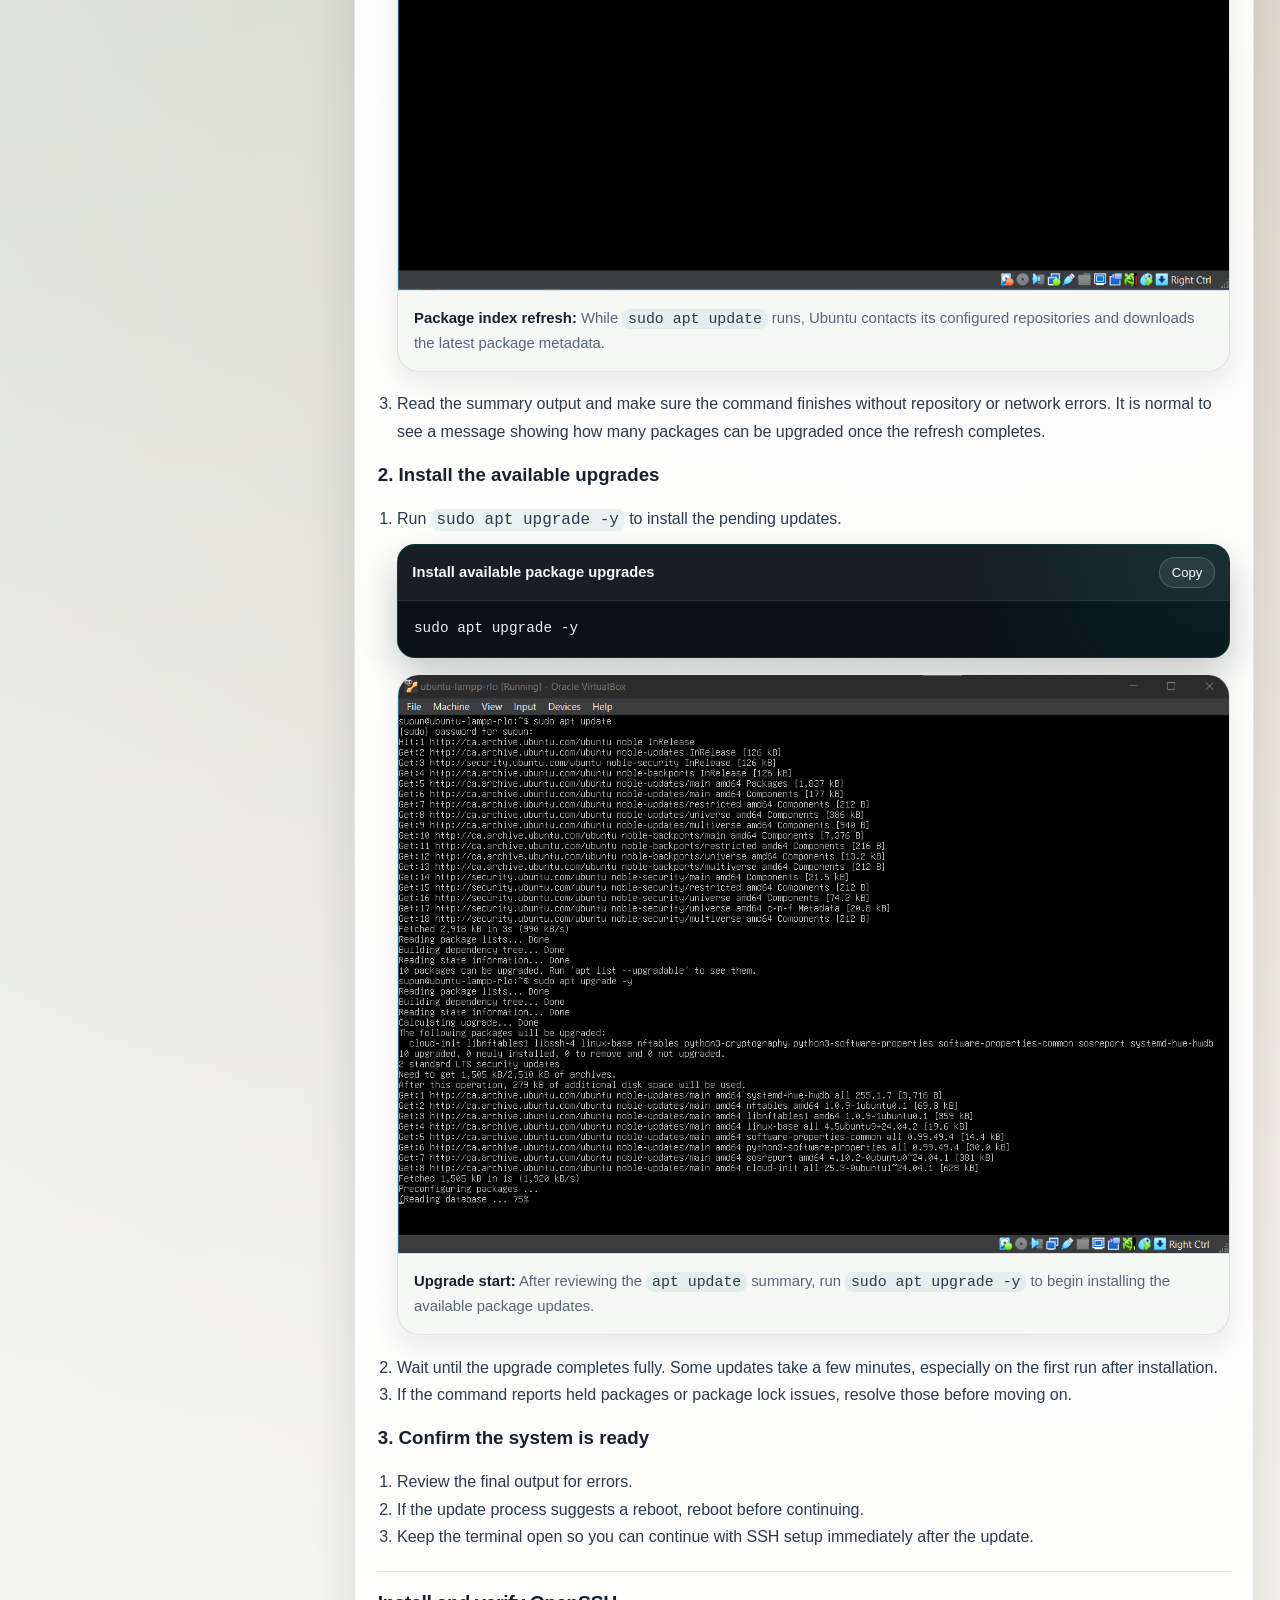
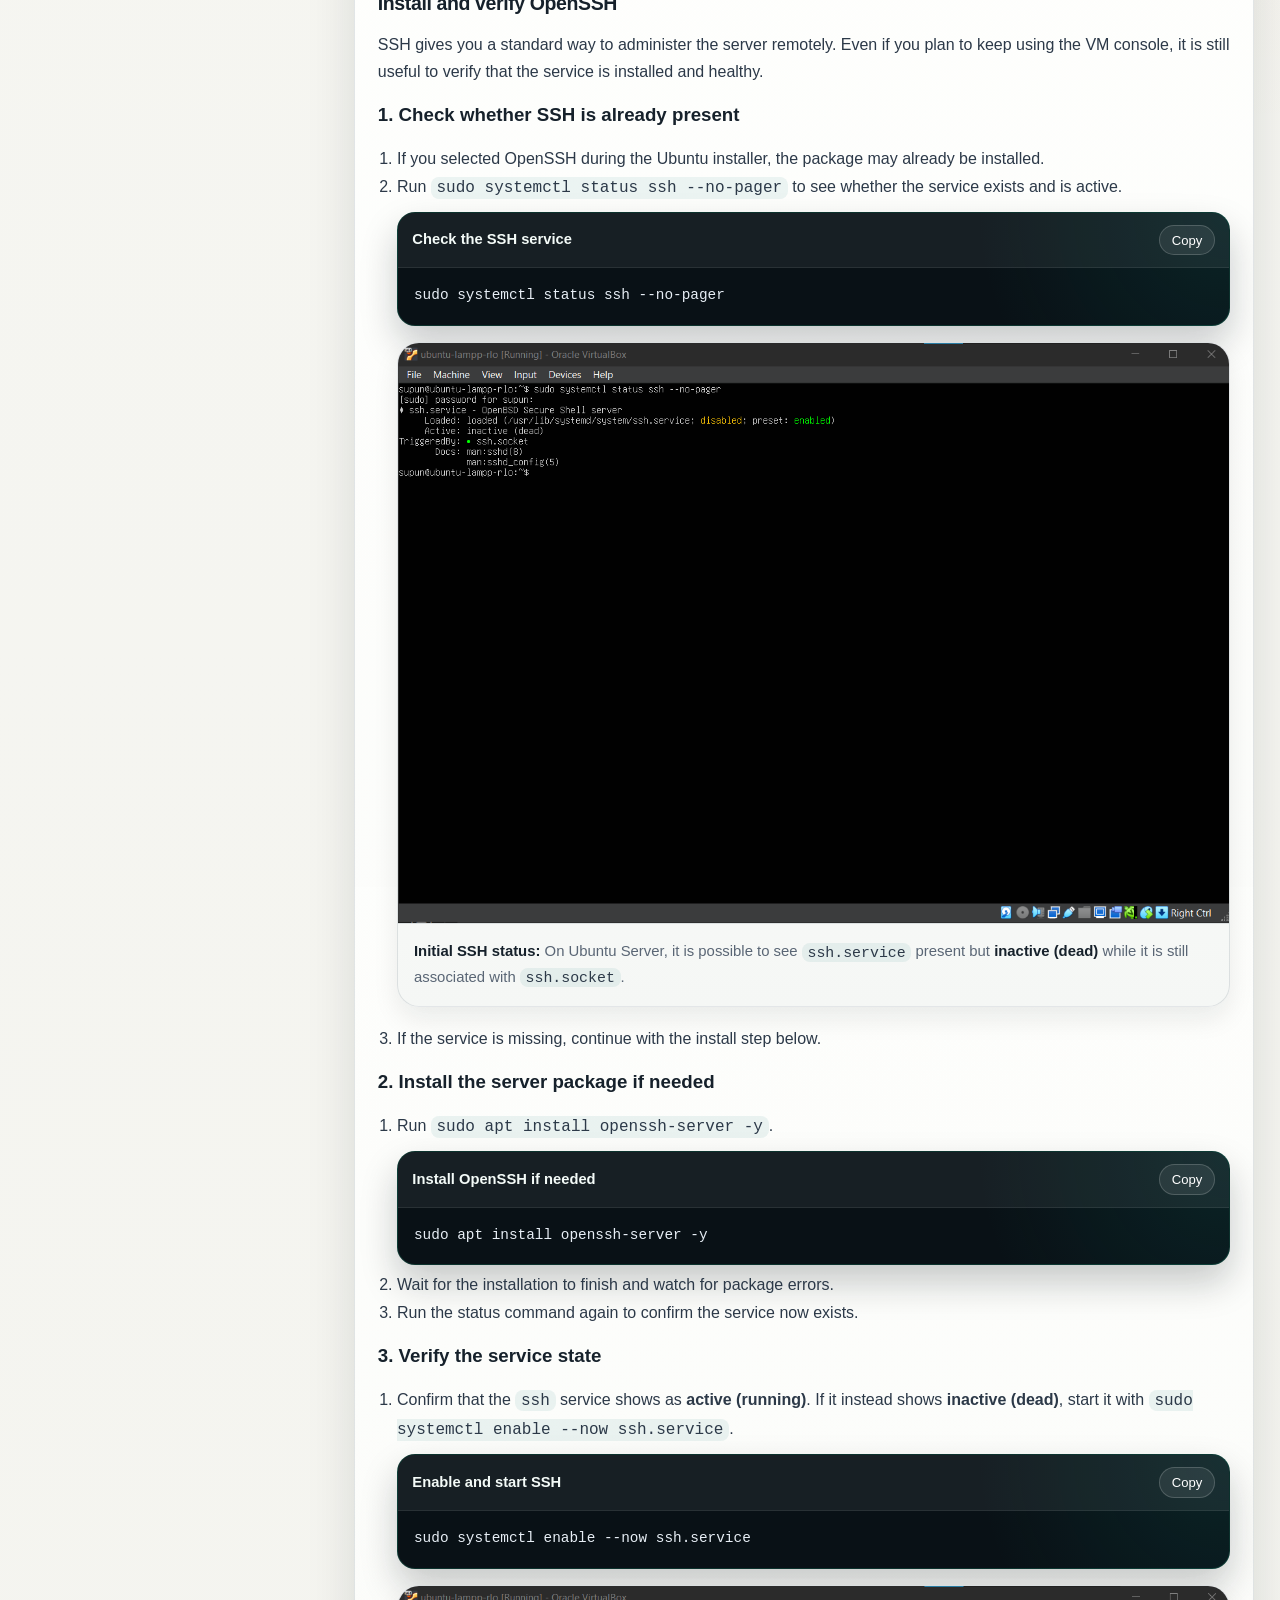
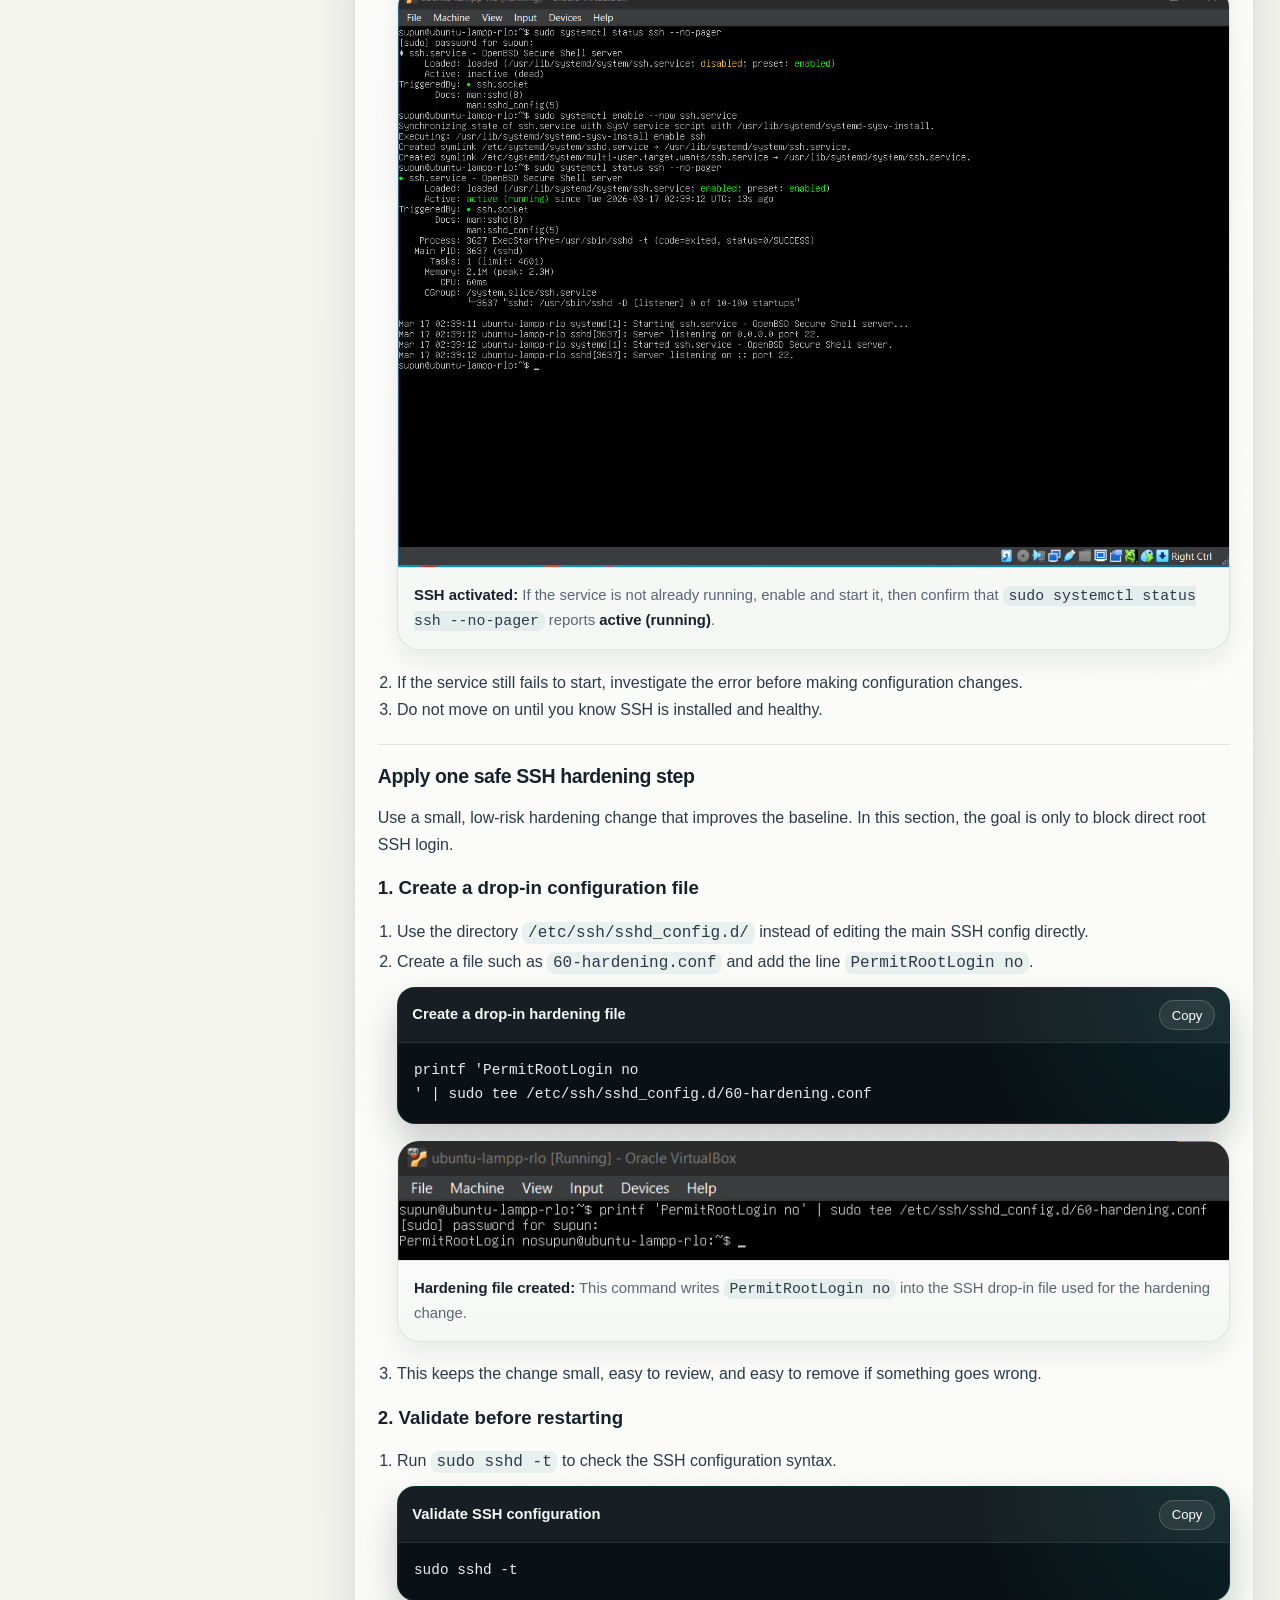
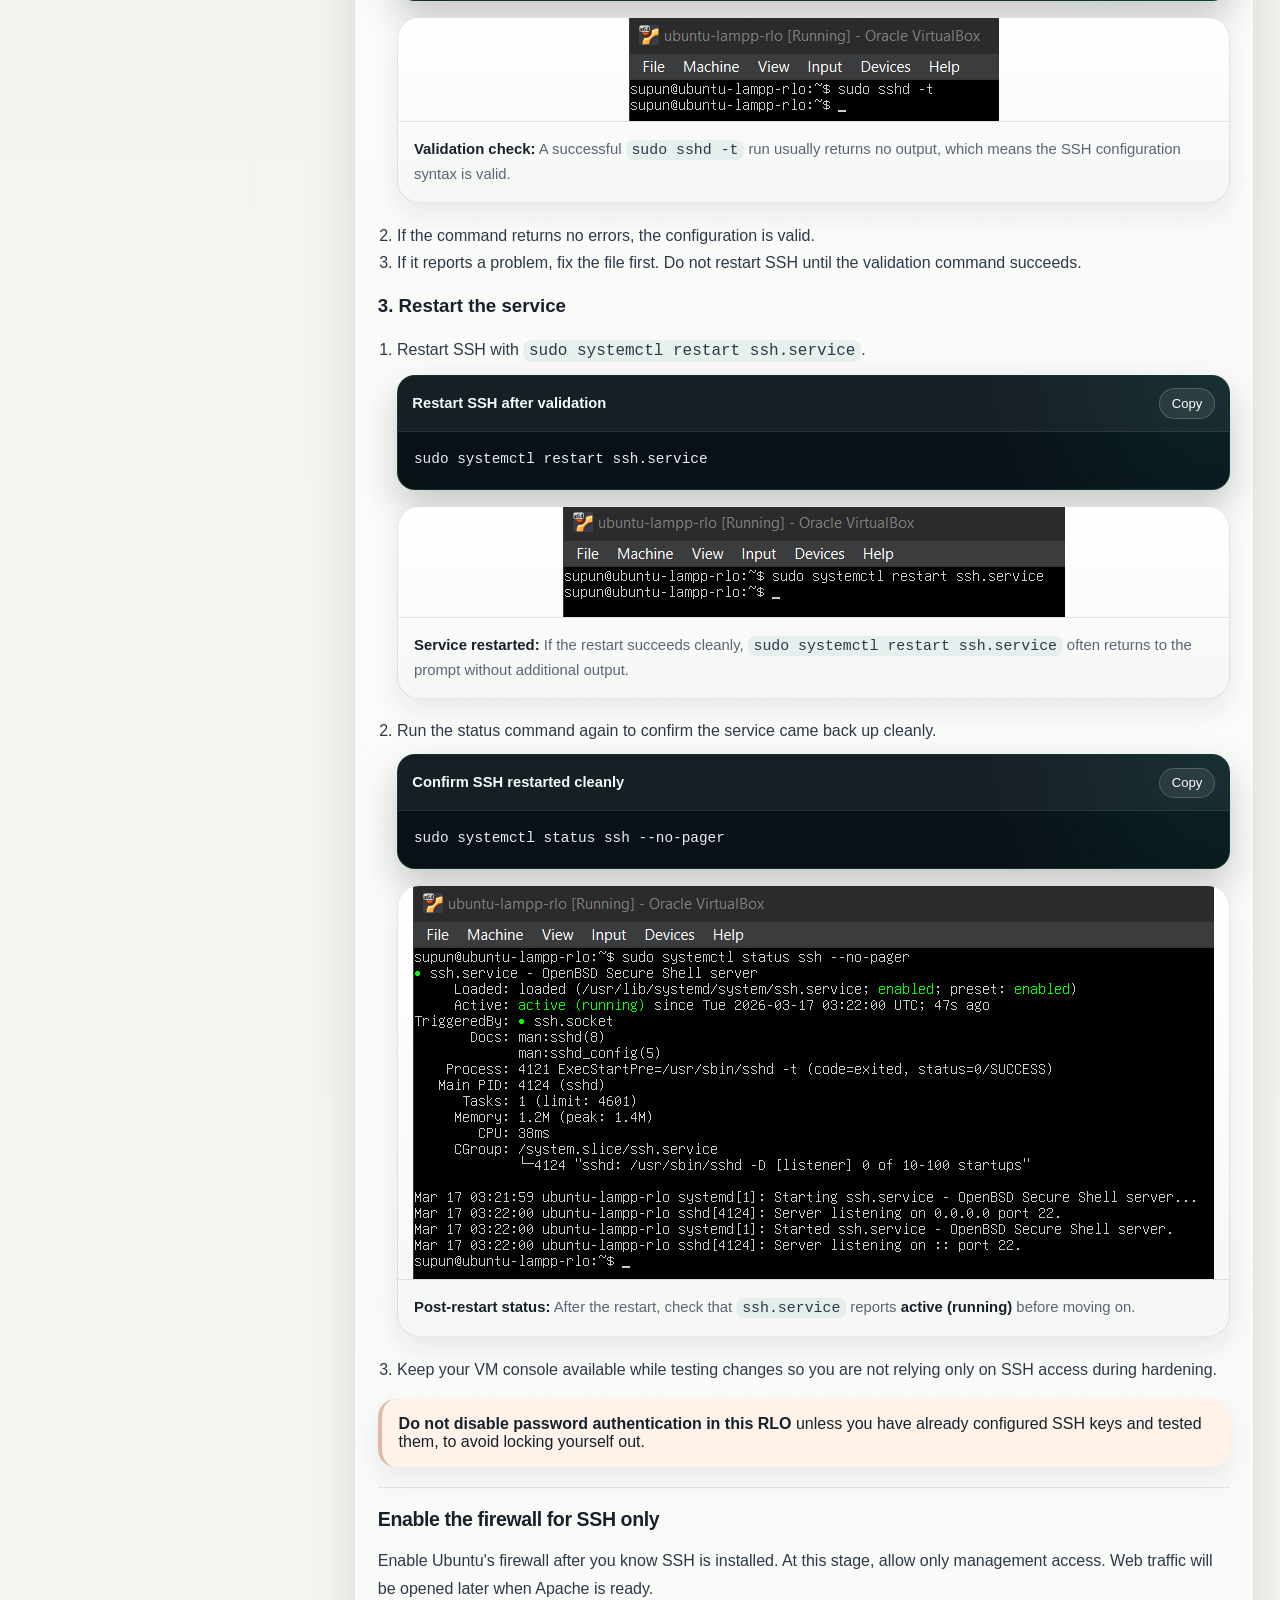
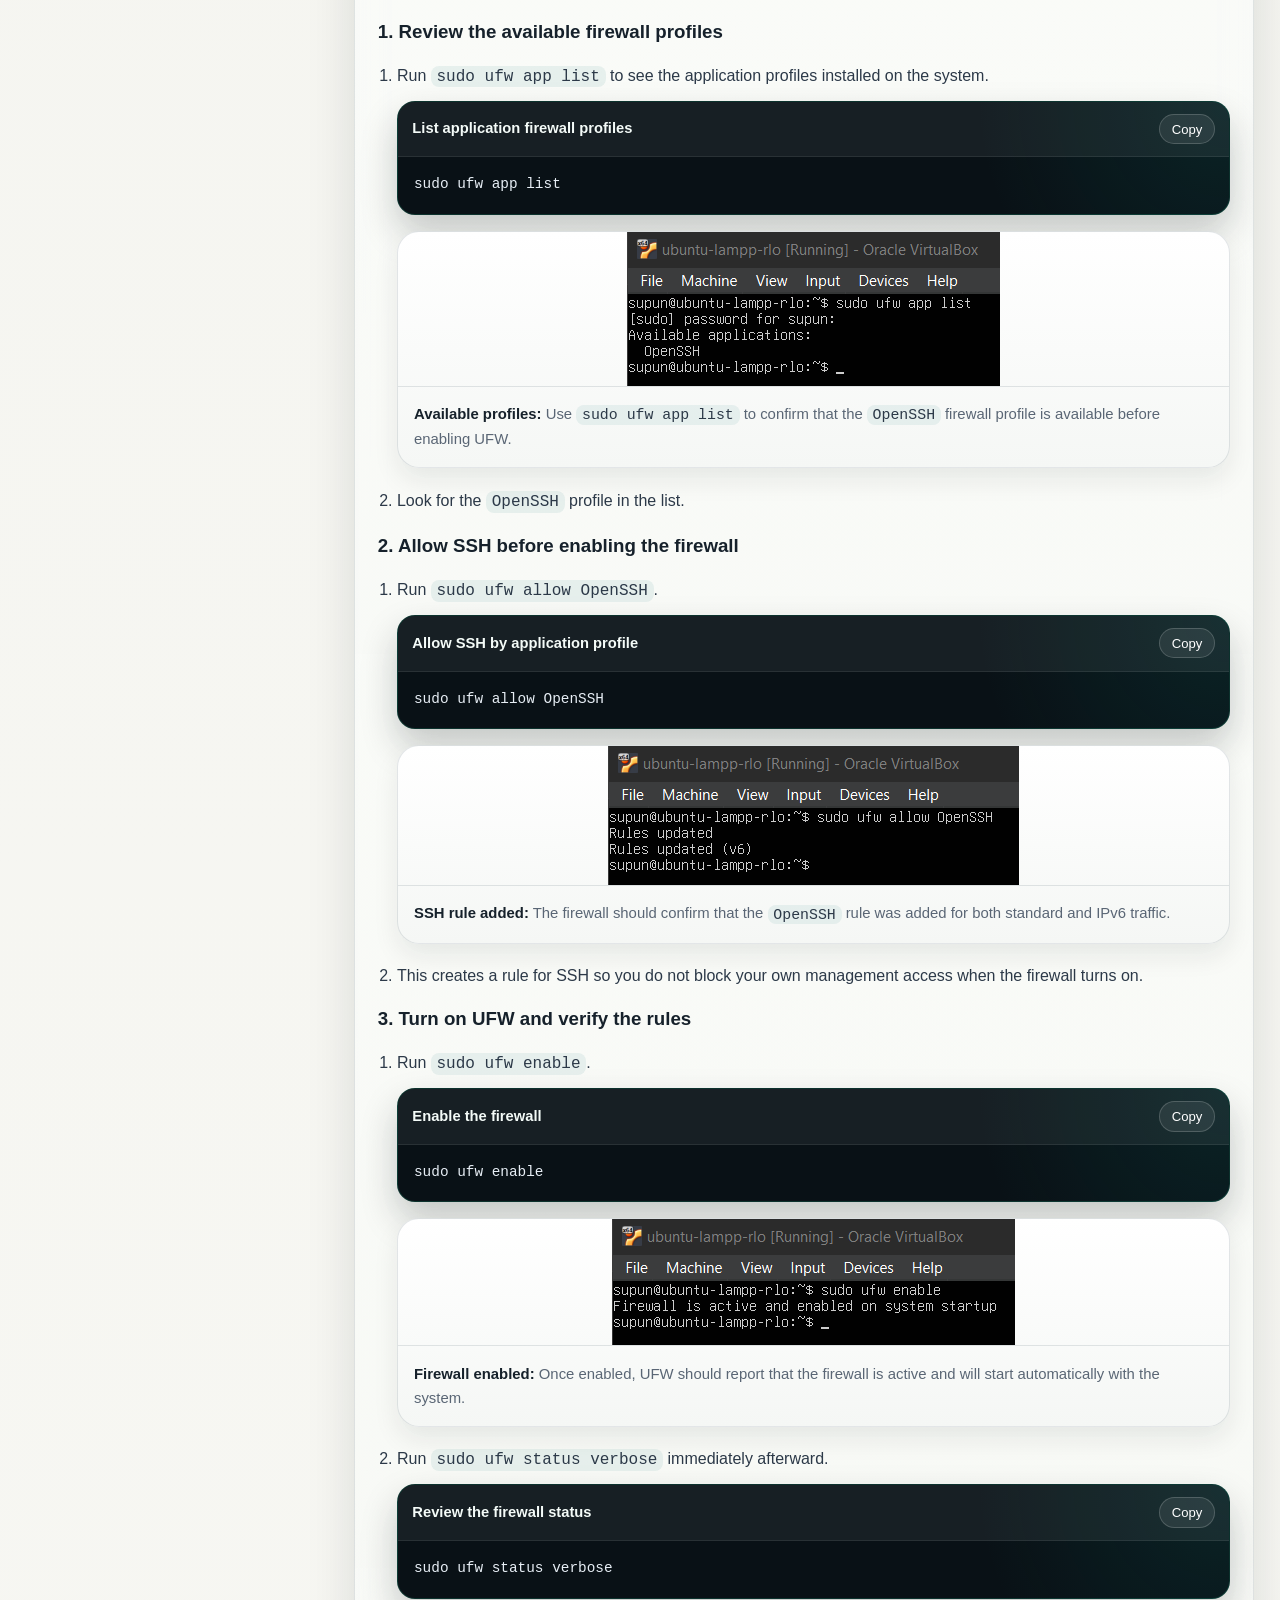
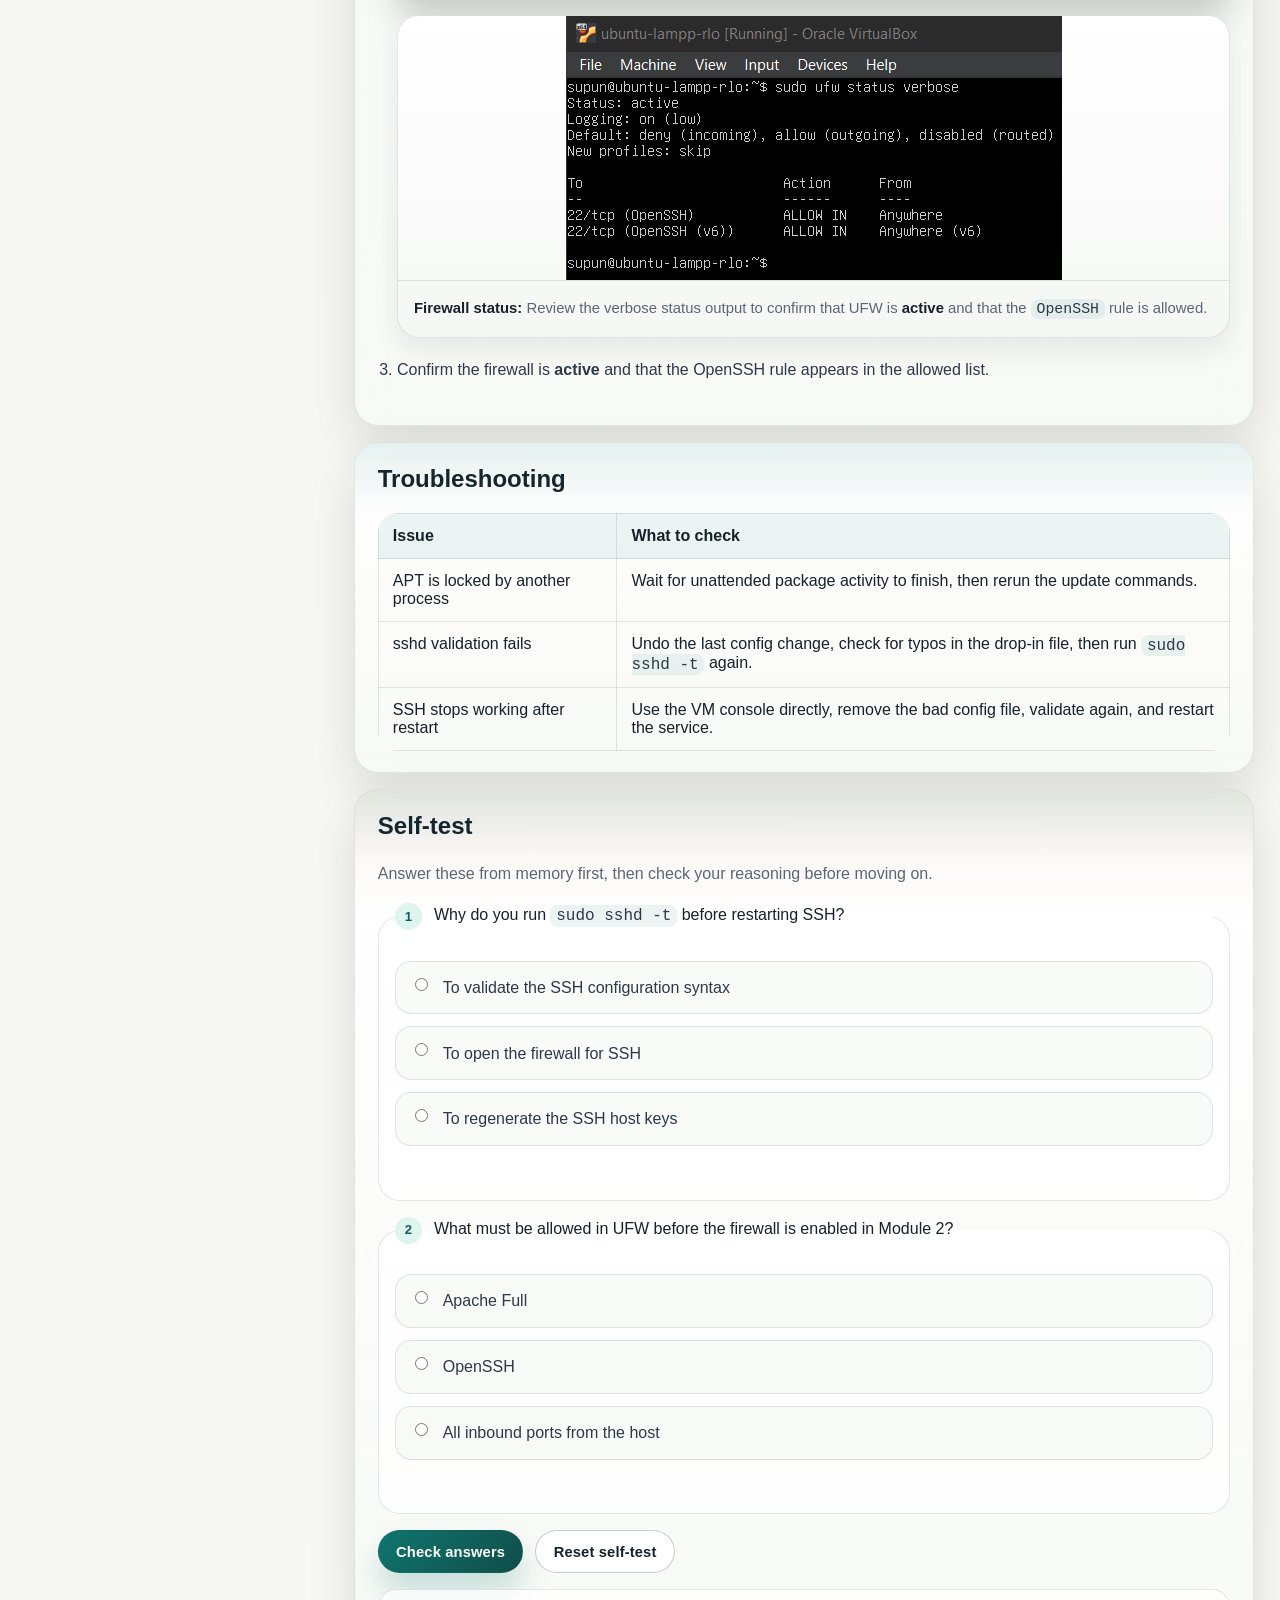
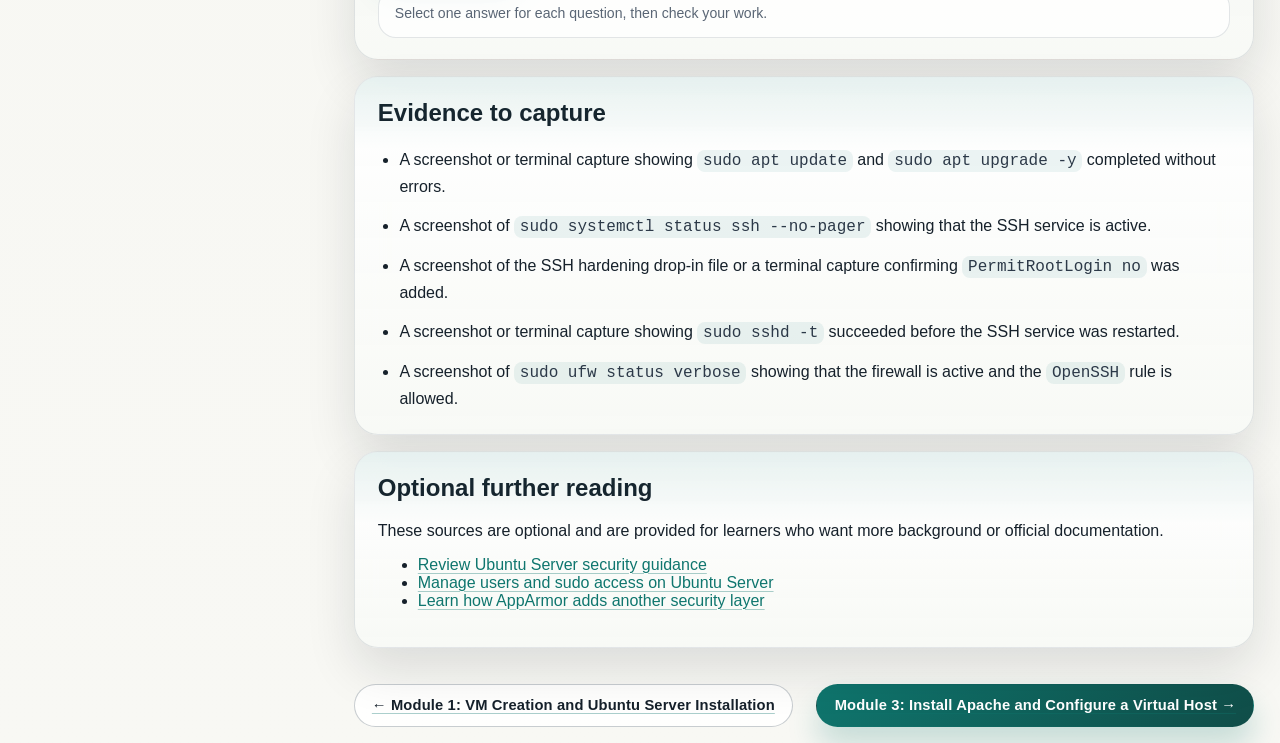
<file: modules/02-hardening.html>
<!--
  Name: Supun De Silva
  Athabasca ID: 3508216
  Title: 02-hardening.html
  Date: March 22, 2026
  Description: Module 2 page for baseline package updates, SSH validation, SSH hardening, and firewall configuration.
  Author: Supun De Silva
  Version: 1.0
  Copyright: 2026 Supun De Silva

  Documentation:
  Purpose:
  This page guides learners through updating the server, confirming SSH access, applying a safe SSH hardening change, and enabling UFW with only the required rule set.

  Structure:
  Shared sidebar navigation, module header, checklist, guided hardening steps, troubleshooting, evidence prompts, further reading, and footer navigation.
-->
<!doctype html>
<html lang="en">
<head>
  <meta charset="utf-8">
  <meta name="viewport" content="width=device-width, initial-scale=1">
  <title>Module 2: Baseline Configuration and Hardening — Production-Oriented LAMPP Stack on Ubuntu Server</title>
  <link rel="stylesheet" href="../styles.css">
</head>
<body>
  <!-- Shared application shell: persistent sidebar plus scrolling content area. -->
  <div class="site-shell">
    <!-- Shared navigation sidebar used across the full RLO. -->
    <aside class="sidebar">
      <div class="brand">
        <h1>Production-Oriented LAMPP Stack on Ubuntu Server</h1>
        <p>A reusable learning object for graduate IS students and early-career developers</p>
      </div>
      <div class="nav-section">
        <div class="nav-label">Navigation</div>
        <ul class="nav-list"><li><a class="" href="../index.html">Overview</a></li>
<li><a class="" href="00-introduction-planning.html">Module 0: Introduction and Planning</a></li>
<li><a class="" href="01-vm-ubuntu-install.html">Module 1: VM Creation and Ubuntu Server Installation</a></li>
<li><a class="active" href="02-hardening.html">Module 2: Baseline Configuration and Hardening</a></li>
<li><a class="" href="03-apache.html">Module 3: Install Apache and Configure a Virtual Host</a></li>
<li><a class="" href="04-mariadb.html">Module 4: Install and Secure MariaDB</a></li>
<li><a class="" href="05-php.html">Module 5: Install PHP and Connect It to Apache</a></li>
<li><a class="" href="06-demo-php-site.html">Module 6: Deploy the Demo PHP Site</a></li>
        <li><a class="" href="07-python-automation.html">Module 7 - Install Python and Run an Automation Script</a></li>
<li><a class="" href="08-final-validation.html">Module 8: Final Validation and Evidence Package</a></li>
<li><a class="" href="../references.html">References</a></li></ul>
      </div>
    </aside>
    <!-- Main content column for this page. -->
    <main class="main">
      <!-- Module page wrapper: summary, checklist, instructions, and support material. -->
      <article class="module-page">
  <!-- Module header with title, scope, timing, and progress tracker. -->
  <header>
    <div class="eyebrow">Hands-on module</div>
    <h1>Module 2: Baseline Configuration and Hardening</h1>
    <p class="summary summary-wide">Update the server, make sure SSH is available, disable direct root SSH login, and enable the firewall.</p>
    <div class="meta-row">
      <span class="meta-chip">Estimated time: 15 to 20 minutes</span>
    </div>
    <div class="module-progress panel" aria-label="Module progress">
      <div class="module-progress-head">
        <div class="module-progress-title">Module progress</div>
        <div class="small" data-progress-label>0 of 0 checkpoints completed</div>
      </div>
      <div class="progress">
        <div class="progress-bar"><div class="progress-fill"></div></div>
      </div>
    </div>
  </header>
  <!-- Completion targets and the learner checklist sit side by side on larger screens. -->
  <section class="two-col">
    <div class="panel">
      <h2 style="margin-top:0;">What you will complete</h2>
      <ul class="completion-list"><li>Apply current package updates.</li><li>Confirm SSH is installed and running.</li><li>Enable UFW with only required access.</li></ul>
    </div>
    <aside class="checklist-box">
      <h3>Verification checklist</h3>
      <ul class="checklist" data-checklist-key="02-hardening"><li><input type="checkbox" data-track-checklist aria-label="Package upgrade completed successfully."><span>Package upgrade completed successfully.</span></li><li><input type="checkbox" data-track-checklist aria-label="The SSH service is active."><span>The SSH service is active.</span></li><li><input type="checkbox" data-track-checklist aria-label="UFW is enabled and OpenSSH is allowed."><span>UFW is enabled and OpenSSH is allowed.</span></li></ul>
    </aside>
  </section>
  <!-- Short conceptual framing anchors the module to the cited reference material. -->
  <section class="panel" style="margin-top:1rem;">
    <h2 style="margin-top:0;">Background</h2>
    <p>Baseline hardening starts by reducing unnecessary risk before higher-level services are exposed. Ubuntu Server guidance emphasizes package management, controlled OpenSSH access, and firewall rules as core early controls because they reduce exposure while keeping the machine manageable for administrators <a class="citation" href="../references.html#ref-2">[2]</a>, <a class="citation" href="../references.html#ref-3">[3]</a>, <a class="citation" href="../references.html#ref-4">[4]</a>.</p>
  </section>
  <!-- Guided build steps for the hands-on work in this module. -->
  <section class="panel" style="margin-top:1rem;">
    <h2 style="margin-top:0;">Steps</h2>
<div class="step-card"><h2>Update the system</h2>
<p>Start by bringing the operating system up to date. This gives you the latest package metadata and reduces the chance that you build the rest of the stack on top of outdated or vulnerable packages.</p>
<h3>1. Refresh the package index</h3>
<ol>
  <li>Log in with your administrative account.</li>
  <li>Run <code>sudo apt update</code> so Ubuntu downloads the latest package lists from its configured repositories.
        <div class="command-block">
          <div class="command-head"><strong>Refresh package lists</strong><button class="copy-btn" data-copy="sudo apt update">Copy</button></div>
          <pre><code>sudo apt update</code></pre>
        </div>
        <figure class="step-visual step-visual-wide">
          <img src="../assets/module_2/1.1.png" alt="Ubuntu Server terminal showing sudo apt update running and downloading package metadata from Ubuntu repositories." loading="lazy">
          <figcaption><strong>Package index refresh:</strong> While <code>sudo apt update</code> runs, Ubuntu contacts its configured repositories and downloads the latest package metadata.</figcaption>
        </figure>
  </li>
  <li>Read the summary output and make sure the command finishes without repository or network errors. It is normal to see a message showing how many packages can be upgraded once the refresh completes.</li>
</ol>
<h3>2. Install the available upgrades</h3>
<ol>
  <li>Run <code>sudo apt upgrade -y</code> to install the pending updates.
        <div class="command-block">
          <div class="command-head"><strong>Install available package upgrades</strong><button class="copy-btn" data-copy="sudo apt upgrade -y">Copy</button></div>
          <pre><code>sudo apt upgrade -y</code></pre>
        </div>
        <figure class="step-visual step-visual-wide">
          <img src="../assets/module_2/1.2.png" alt="Ubuntu Server terminal showing the apt update summary followed by the sudo apt upgrade -y command starting to install updates." loading="lazy">
          <figcaption><strong>Upgrade start:</strong> After reviewing the <code>apt update</code> summary, run <code>sudo apt upgrade -y</code> to begin installing the available package updates.</figcaption>
        </figure>
  </li>
  <li>Wait until the upgrade completes fully. Some updates take a few minutes, especially on the first run after installation.</li>
  <li>If the command reports held packages or package lock issues, resolve those before moving on.</li>
</ol>
<h3>3. Confirm the system is ready</h3>
<ol>
  <li>Review the final output for errors.</li>
  <li>If the update process suggests a reboot, reboot before continuing.</li>
  <li>Keep the terminal open so you can continue with SSH setup immediately after the update.</li>
</ol></div>
<div class="step-card"><h2>Install and verify OpenSSH</h2>
<p>SSH gives you a standard way to administer the server remotely. Even if you plan to keep using the VM console, it is still useful to verify that the service is installed and healthy.</p>
<h3>1. Check whether SSH is already present</h3>
<ol>
  <li>If you selected OpenSSH during the Ubuntu installer, the package may already be installed.</li>
  <li>Run <code>sudo systemctl status ssh --no-pager</code> to see whether the service exists and is active.
        <div class="command-block">
          <div class="command-head"><strong>Check the SSH service</strong><button class="copy-btn" data-copy="sudo systemctl status ssh --no-pager">Copy</button></div>
          <pre><code>sudo systemctl status ssh --no-pager</code></pre>
        </div>
        <figure class="step-visual step-visual-wide">
          <img src="../assets/module_2/2.1.png" alt="Ubuntu Server terminal showing sudo systemctl status ssh --no-pager with ssh.service present but inactive and triggered by ssh.socket." loading="lazy">
          <figcaption><strong>Initial SSH status:</strong> On Ubuntu Server, it is possible to see <code>ssh.service</code> present but <strong>inactive (dead)</strong> while it is still associated with <code>ssh.socket</code>.</figcaption>
        </figure>
  </li>
  <li>If the service is missing, continue with the install step below.</li>
</ol>
<h3>2. Install the server package if needed</h3>
<ol>
  <li>Run <code>sudo apt install openssh-server -y</code>.
        <div class="command-block">
          <div class="command-head"><strong>Install OpenSSH if needed</strong><button class="copy-btn" data-copy="sudo apt install openssh-server -y">Copy</button></div>
          <pre><code>sudo apt install openssh-server -y</code></pre>
        </div>
  </li>
  <li>Wait for the installation to finish and watch for package errors.</li>
  <li>Run the status command again to confirm the service now exists.</li>
</ol>
<h3>3. Verify the service state</h3>
<ol>
  <li>Confirm that the <code>ssh</code> service shows as <strong>active (running)</strong>. If it instead shows <strong>inactive (dead)</strong>, start it with <code>sudo systemctl enable --now ssh.service</code>.
        <div class="command-block">
          <div class="command-head"><strong>Enable and start SSH</strong><button class="copy-btn" data-copy="sudo systemctl enable --now ssh.service">Copy</button></div>
          <pre><code>sudo systemctl enable --now ssh.service</code></pre>
        </div>
        <figure class="step-visual step-visual-wide">
          <img src="../assets/module_2/2.2.png" alt="Ubuntu Server terminal showing ssh.service initially inactive, then sudo systemctl enable --now ssh.service, followed by sudo systemctl status ssh --no-pager reporting active running." loading="lazy">
          <figcaption><strong>SSH activated:</strong> If the service is not already running, enable and start it, then confirm that <code>sudo systemctl status ssh --no-pager</code> reports <strong>active (running)</strong>.</figcaption>
        </figure>
  </li>
  <li>If the service still fails to start, investigate the error before making configuration changes.</li>
  <li>Do not move on until you know SSH is installed and healthy.</li>
</ol></div>
<div class="step-card"><h2>Apply one safe SSH hardening step</h2>
<p>Use a small, low-risk hardening change that improves the baseline. In this section, the goal is only to block direct root SSH login.</p>
<h3>1. Create a drop-in configuration file</h3>
<ol>
  <li>Use the directory <code>/etc/ssh/sshd_config.d/</code> instead of editing the main SSH config directly.</li>
  <li>Create a file such as <code>60-hardening.conf</code> and add the line <code>PermitRootLogin no</code>.
        <div class="command-block">
          <div class="command-head"><strong>Create a drop-in hardening file</strong><button class="copy-btn" data-copy="printf &#x27;PermitRootLogin no
&#x27; | sudo tee /etc/ssh/sshd_config.d/60-hardening.conf">Copy</button></div>
          <pre><code>printf &#x27;PermitRootLogin no
&#x27; | sudo tee /etc/ssh/sshd_config.d/60-hardening.conf</code></pre>
        </div>
        <figure class="step-visual step-visual-wide">
          <img src="../assets/module_2/3.1.png" alt="Ubuntu Server terminal showing the PermitRootLogin no line being written to the SSH drop-in configuration file with sudo tee." loading="lazy">
          <figcaption><strong>Hardening file created:</strong> This command writes <code>PermitRootLogin no</code> into the SSH drop-in file used for the hardening change.</figcaption>
        </figure>
  </li>
  <li>This keeps the change small, easy to review, and easy to remove if something goes wrong.</li>
</ol>
<h3>2. Validate before restarting</h3>
<ol>
  <li>Run <code>sudo sshd -t</code> to check the SSH configuration syntax.
        <div class="command-block">
          <div class="command-head"><strong>Validate SSH configuration</strong><button class="copy-btn" data-copy="sudo sshd -t">Copy</button></div>
          <pre><code>sudo sshd -t</code></pre>
        </div>
        <figure class="step-visual step-visual-wide">
          <img src="../assets/module_2/3.2.png" alt="Ubuntu Server terminal showing sudo sshd -t returning with no output, indicating the SSH configuration is valid." loading="lazy">
          <figcaption><strong>Validation check:</strong> A successful <code>sudo sshd -t</code> run usually returns no output, which means the SSH configuration syntax is valid.</figcaption>
        </figure>
  </li>
  <li>If the command returns no errors, the configuration is valid.</li>
  <li>If it reports a problem, fix the file first. Do not restart SSH until the validation command succeeds.</li>
</ol>
<h3>3. Restart the service</h3>
<ol>
  <li>Restart SSH with <code>sudo systemctl restart ssh.service</code>.
        <div class="command-block">
          <div class="command-head"><strong>Restart SSH after validation</strong><button class="copy-btn" data-copy="sudo systemctl restart ssh.service">Copy</button></div>
          <pre><code>sudo systemctl restart ssh.service</code></pre>
        </div>
        <figure class="step-visual step-visual-wide">
          <img src="../assets/module_2/3.3.png" alt="Ubuntu Server terminal showing sudo systemctl restart ssh.service completing without errors." loading="lazy">
          <figcaption><strong>Service restarted:</strong> If the restart succeeds cleanly, <code>sudo systemctl restart ssh.service</code> often returns to the prompt without additional output.</figcaption>
        </figure>
  </li>
  <li>Run the status command again to confirm the service came back up cleanly.
        <div class="command-block">
          <div class="command-head"><strong>Confirm SSH restarted cleanly</strong><button class="copy-btn" data-copy="sudo systemctl status ssh --no-pager">Copy</button></div>
          <pre><code>sudo systemctl status ssh --no-pager</code></pre>
        </div>
        <figure class="step-visual step-visual-wide">
          <img src="../assets/module_2/3.4.png" alt="Ubuntu Server terminal showing sudo systemctl status ssh --no-pager with ssh.service active and running after the restart." loading="lazy">
          <figcaption><strong>Post-restart status:</strong> After the restart, check that <code>ssh.service</code> reports <strong>active (running)</strong> before moving on.</figcaption>
        </figure>
  </li>
  <li>Keep your VM console available while testing changes so you are not relying only on SSH access during hardening.</li>
</ol>
<div class="callout warning"><strong>Do not disable password authentication in this RLO</strong> unless you have already configured SSH keys and tested them, to avoid locking yourself out.</div></div>
<div class="step-card"><h2>Enable the firewall for SSH only</h2>
<p>Enable Ubuntu's firewall after you know SSH is installed. At this stage, allow only management access. Web traffic will be opened later when Apache is ready.</p>
<h3>1. Review the available firewall profiles</h3>
<ol>
  <li>Run <code>sudo ufw app list</code> to see the application profiles installed on the system.
        <div class="command-block">
          <div class="command-head"><strong>List application firewall profiles</strong><button class="copy-btn" data-copy="sudo ufw app list">Copy</button></div>
          <pre><code>sudo ufw app list</code></pre>
        </div>
        <figure class="step-visual step-visual-wide">
          <img src="../assets/module_2/4.1.png" alt="Ubuntu Server terminal showing sudo ufw app list with the OpenSSH profile available." loading="lazy">
          <figcaption><strong>Available profiles:</strong> Use <code>sudo ufw app list</code> to confirm that the <code>OpenSSH</code> firewall profile is available before enabling UFW.</figcaption>
        </figure>
  </li>
  <li>Look for the <code>OpenSSH</code> profile in the list.</li>
</ol>
<h3>2. Allow SSH before enabling the firewall</h3>
<ol>
  <li>Run <code>sudo ufw allow OpenSSH</code>.
        <div class="command-block">
          <div class="command-head"><strong>Allow SSH by application profile</strong><button class="copy-btn" data-copy="sudo ufw allow OpenSSH">Copy</button></div>
          <pre><code>sudo ufw allow OpenSSH</code></pre>
        </div>
        <figure class="step-visual step-visual-wide">
          <img src="../assets/module_2/4.2.png" alt="Ubuntu Server terminal showing sudo ufw allow OpenSSH updating IPv4 and IPv6 firewall rules." loading="lazy">
          <figcaption><strong>SSH rule added:</strong> The firewall should confirm that the <code>OpenSSH</code> rule was added for both standard and IPv6 traffic.</figcaption>
        </figure>
  </li>
  <li>This creates a rule for SSH so you do not block your own management access when the firewall turns on.</li>
</ol>
<h3>3. Turn on UFW and verify the rules</h3>
<ol>
  <li>Run <code>sudo ufw enable</code>.
        <div class="command-block">
          <div class="command-head"><strong>Enable the firewall</strong><button class="copy-btn" data-copy="sudo ufw enable">Copy</button></div>
          <pre><code>sudo ufw enable</code></pre>
        </div>
        <figure class="step-visual step-visual-wide">
          <img src="../assets/module_2/4.3.png" alt="Ubuntu Server terminal showing sudo ufw enable reporting that the firewall is active and enabled on system startup." loading="lazy">
          <figcaption><strong>Firewall enabled:</strong> Once enabled, UFW should report that the firewall is active and will start automatically with the system.</figcaption>
        </figure>
  </li>
  <li>Run <code>sudo ufw status verbose</code> immediately afterward.
        <div class="command-block">
          <div class="command-head"><strong>Review the firewall status</strong><button class="copy-btn" data-copy="sudo ufw status verbose">Copy</button></div>
          <pre><code>sudo ufw status verbose</code></pre>
        </div>
        <figure class="step-visual step-visual-wide">
          <img src="../assets/module_2/4.4.png" alt="Ubuntu Server terminal showing sudo ufw status verbose with the firewall active and OpenSSH allowed." loading="lazy">
          <figcaption><strong>Firewall status:</strong> Review the verbose status output to confirm that UFW is <strong>active</strong> and that the <code>OpenSSH</code> rule is allowed.</figcaption>
        </figure>
  </li>
  <li>Confirm the firewall is <strong>active</strong> and that the OpenSSH rule appears in the allowed list.</li>
</ol>
</div>
  </section>
<!-- Common issues learners can check before repeating the whole module. -->
<section class="panel" style="margin-top:1rem;"><h2 style="margin-top:0;">Troubleshooting</h2>
<table class="trouble"><thead><tr><th>Issue</th><th>What to check</th></tr></thead><tbody>
<tr><td>APT is locked by another process</td><td>Wait for unattended package activity to finish, then rerun the update commands.</td></tr>
<tr><td>sshd validation fails</td><td>Undo the last config change, check for typos in the drop-in file, then run <code>sudo sshd -t</code> again.</td></tr>
<tr><td>SSH stops working after restart</td><td>Use the VM console directly, remove the bad config file, validate again, and restart the service.</td></tr>
</tbody></table></section>
<!-- Evidence prompts show which screenshots or notes should be retained for assessment. -->
<section class="panel" style="margin-top:1rem;"><h2 style="margin-top:0;">Evidence to capture</h2>
<ul class="evidence-list">
  <li>A screenshot or terminal capture showing <code>sudo apt update</code> and <code>sudo apt upgrade -y</code> completed without errors.</li>
  <li>A screenshot of <code>sudo systemctl status ssh --no-pager</code> showing that the SSH service is active.</li>
  <li>A screenshot of the SSH hardening drop-in file or a terminal capture confirming <code>PermitRootLogin no</code> was added.</li>
  <li>A screenshot or terminal capture showing <code>sudo sshd -t</code> succeeded before the SSH service was restarted.</li>
  <li>A screenshot of <code>sudo ufw status verbose</code> showing that the firewall is active and the <code>OpenSSH</code> rule is allowed.</li>
</ul>
</section>

<!-- Optional official references for learners who want more detail after finishing the module. -->
<section class="panel" style="margin-top:1rem;"><h2 style="margin-top:0;">Optional further reading</h2>
<p>These sources are optional and are provided for learners who want more background or official documentation.</p>
<ul>
  <li><a class="reference-url" href="https://documentation.ubuntu.com/server/how-to/security/" target="_blank" rel="noopener noreferrer">Review Ubuntu Server security guidance</a></li>
  <li><a class="reference-url" href="https://documentation.ubuntu.com/server/how-to/security/user-management/" target="_blank" rel="noopener noreferrer">Manage users and sudo access on Ubuntu Server</a></li>
  <li><a class="reference-url" href="https://documentation.ubuntu.com/server/how-to/security/apparmor/" target="_blank" rel="noopener noreferrer">Learn how AppArmor adds another security layer</a></li>
</ul>
</section>

      <!-- Footer navigation connects the learner to the previous and next pages in sequence. -->
      <div class="footer-nav">
        <a class="button secondary" href="01-vm-ubuntu-install.html">← Module 1: VM Creation and Ubuntu Server Installation</a>
        <a class="button primary" href="03-apache.html">Module 3: Install Apache and Configure a Virtual Host →</a>
      </div>
    
</article>
    </main>
  </div>
  <script src="../script.js"></script>
</body>
</html>
</file>
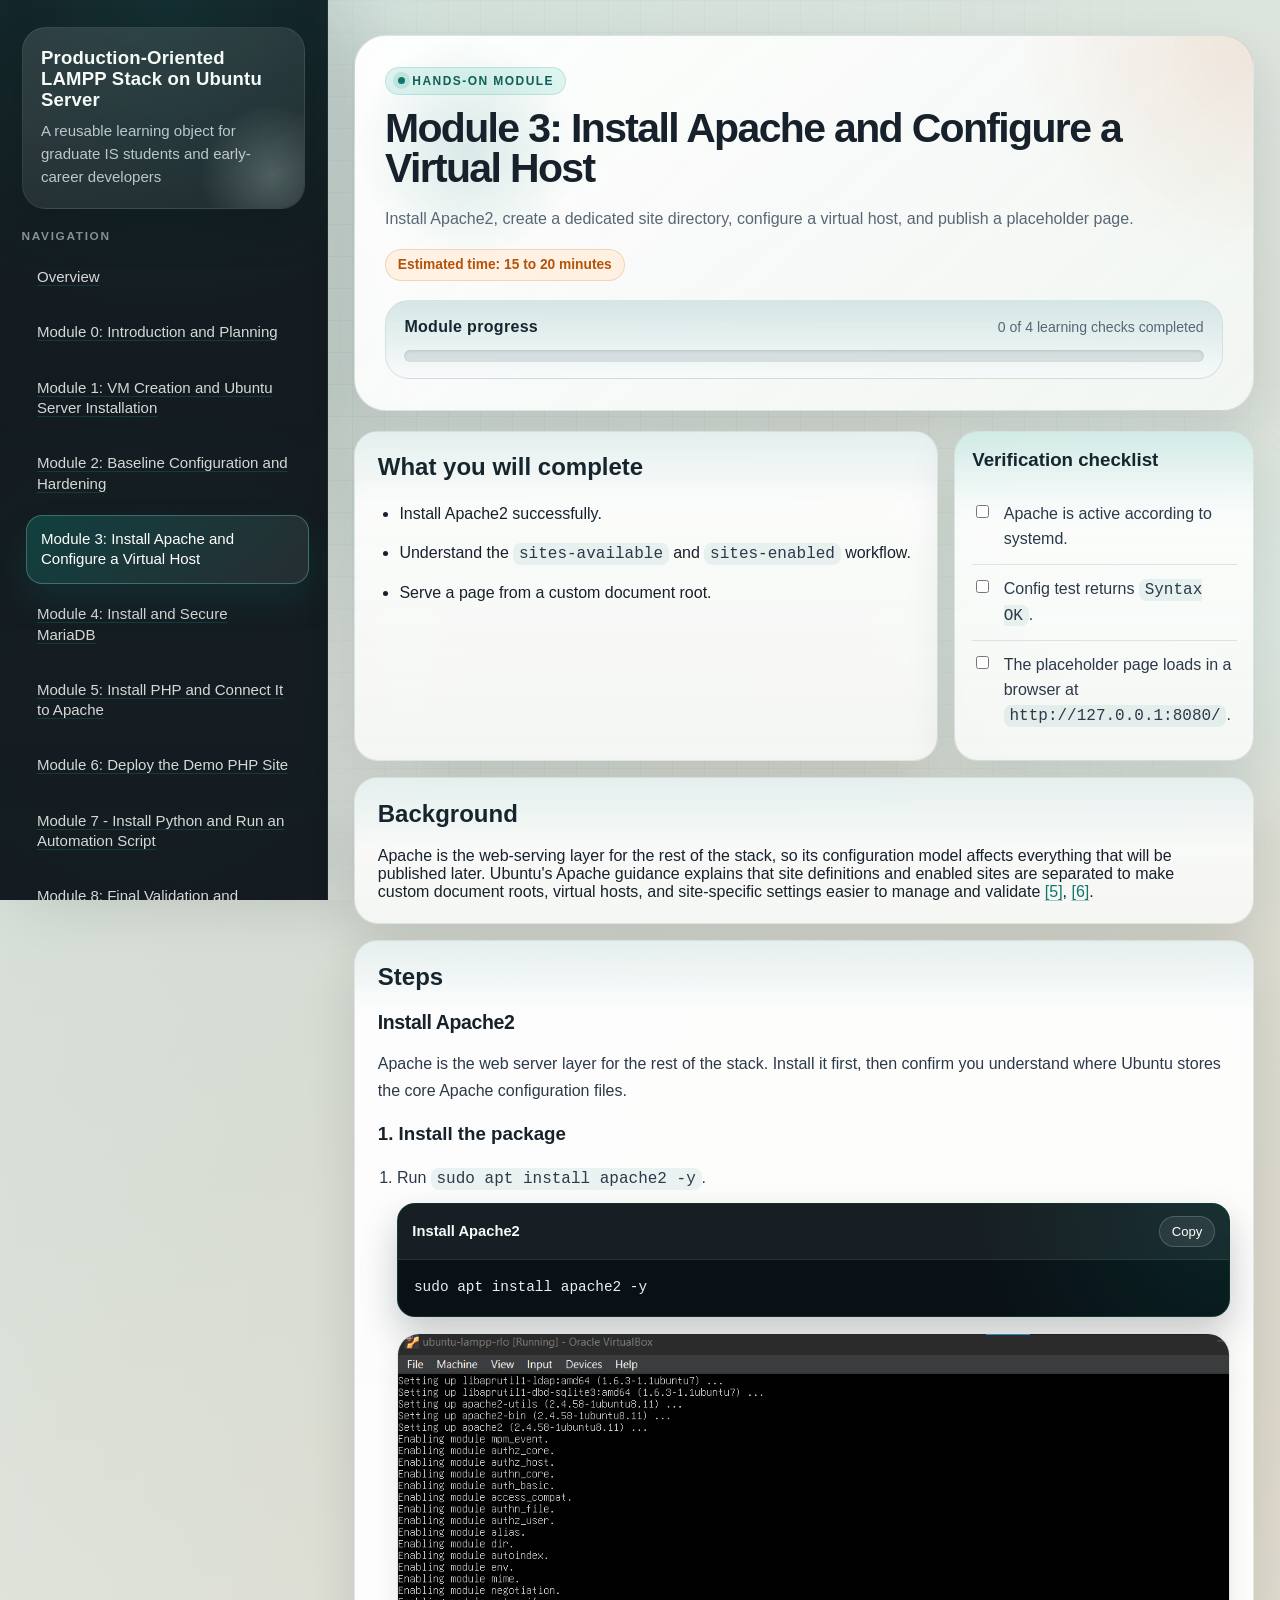
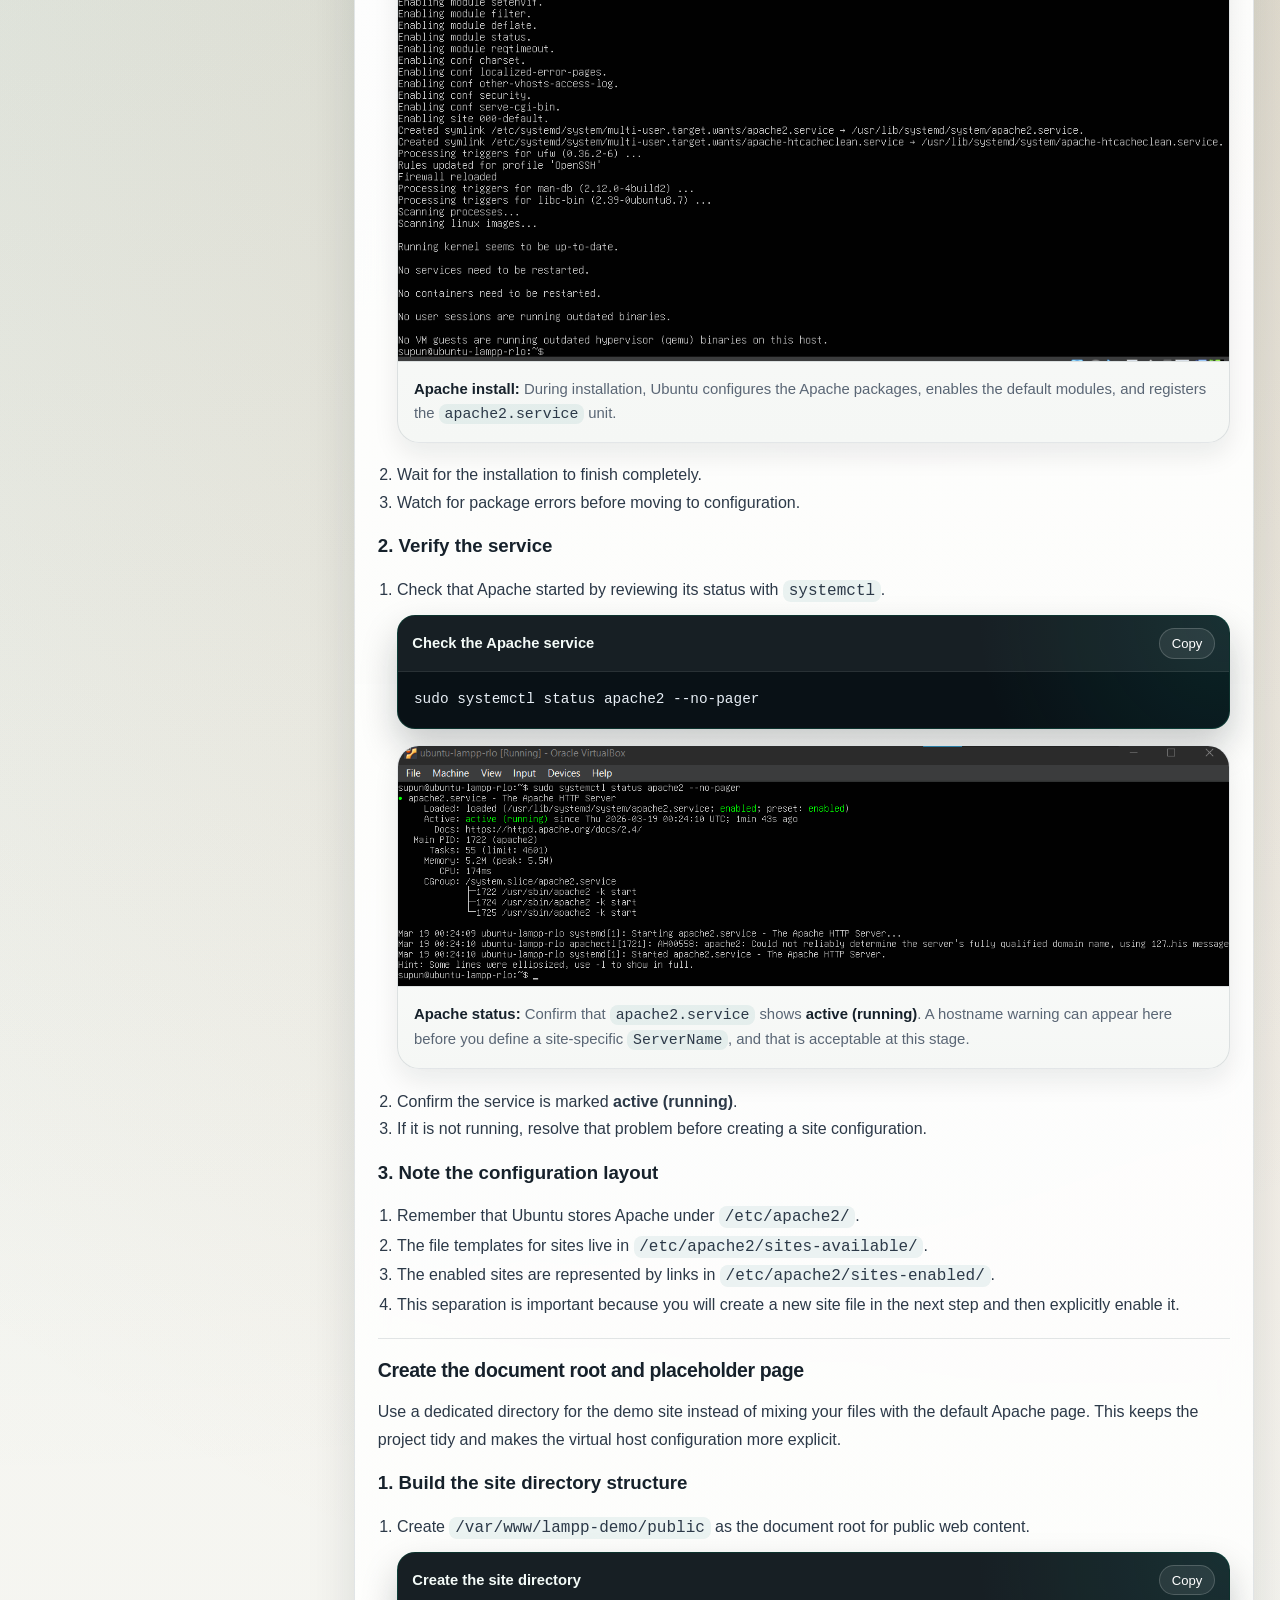
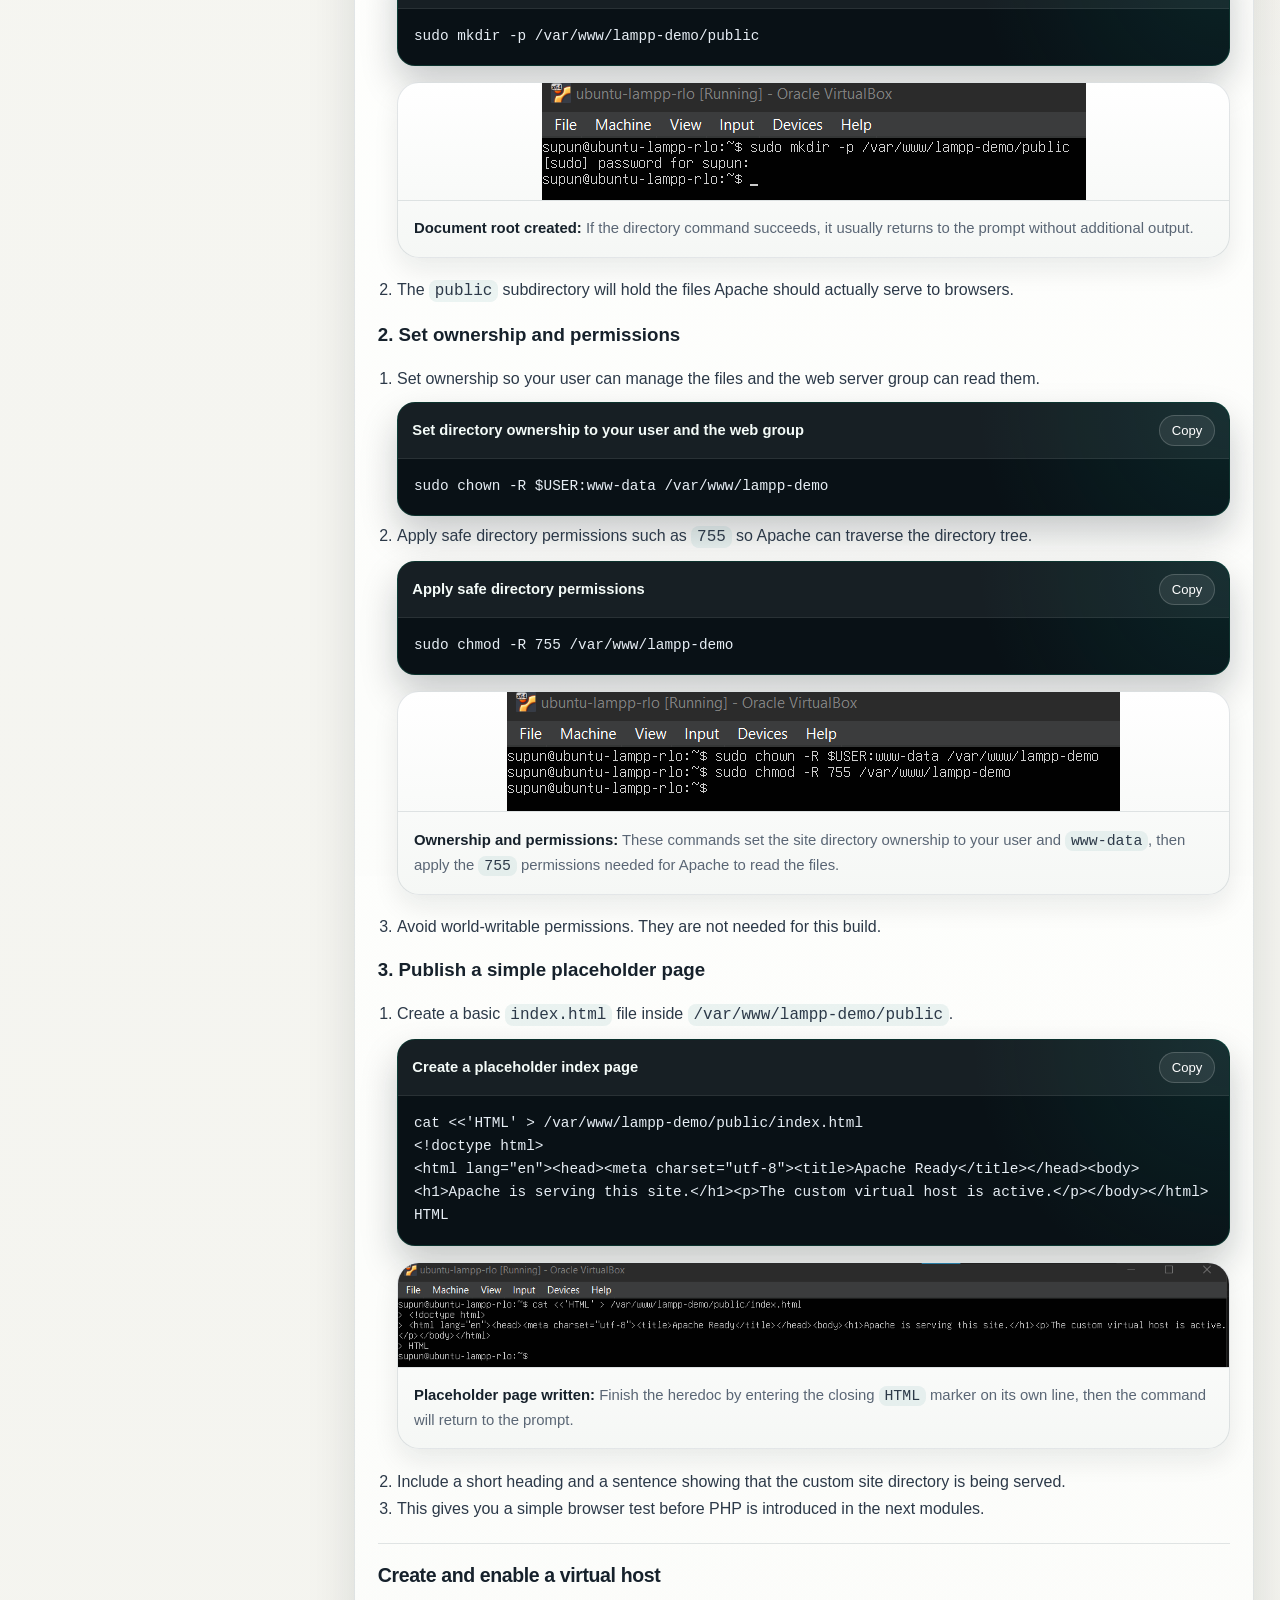
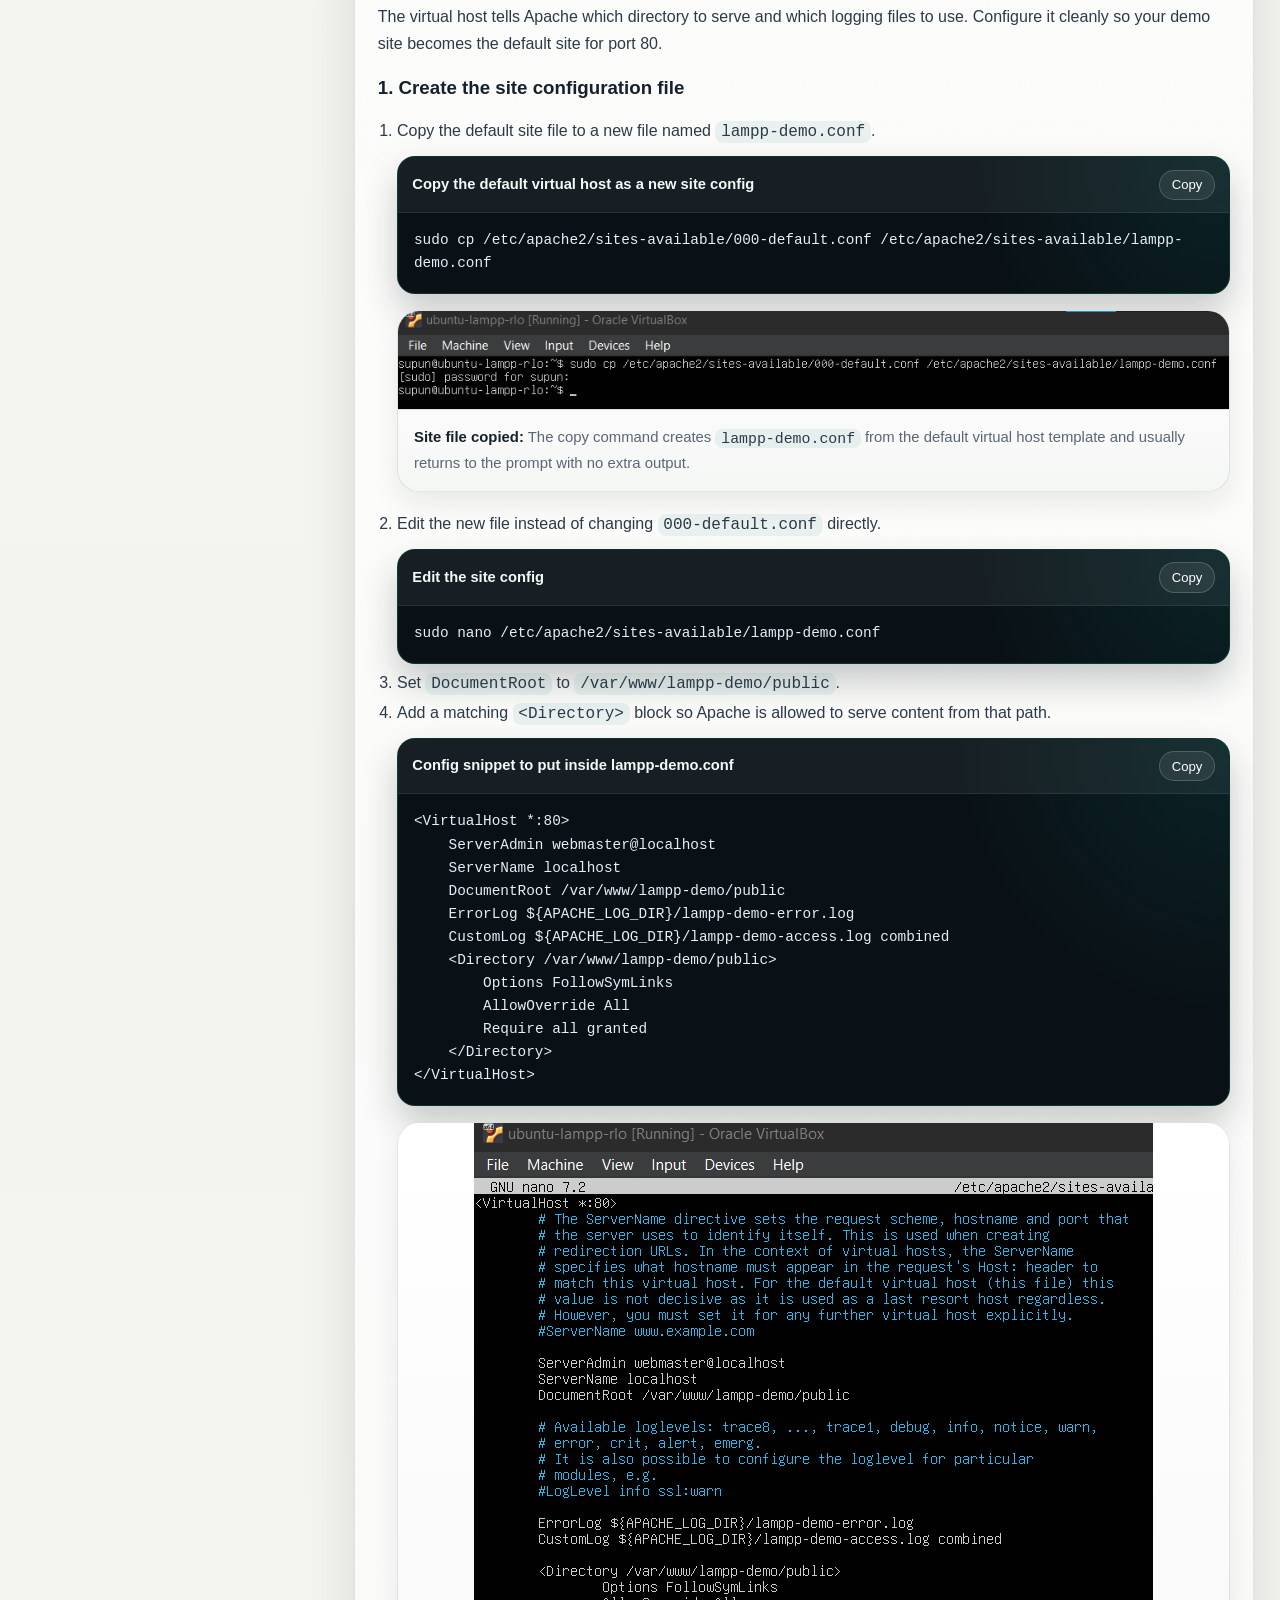
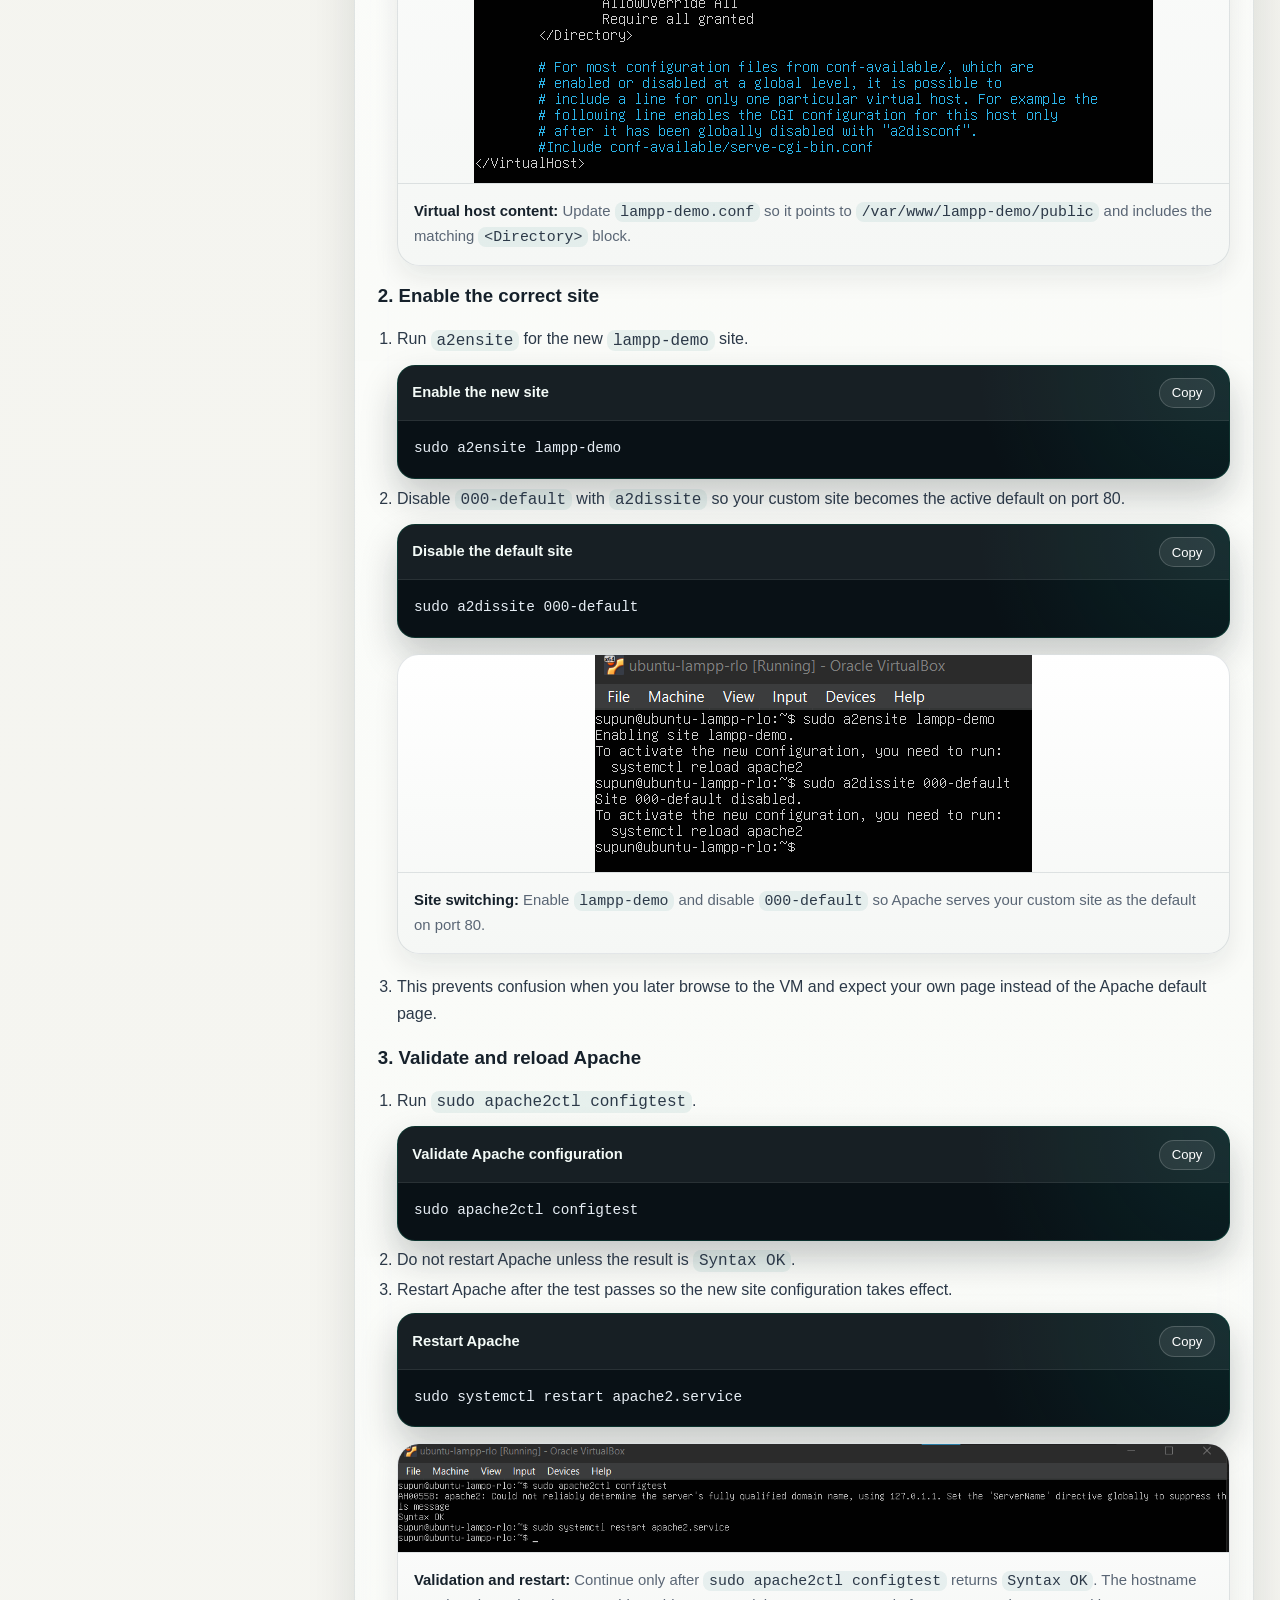
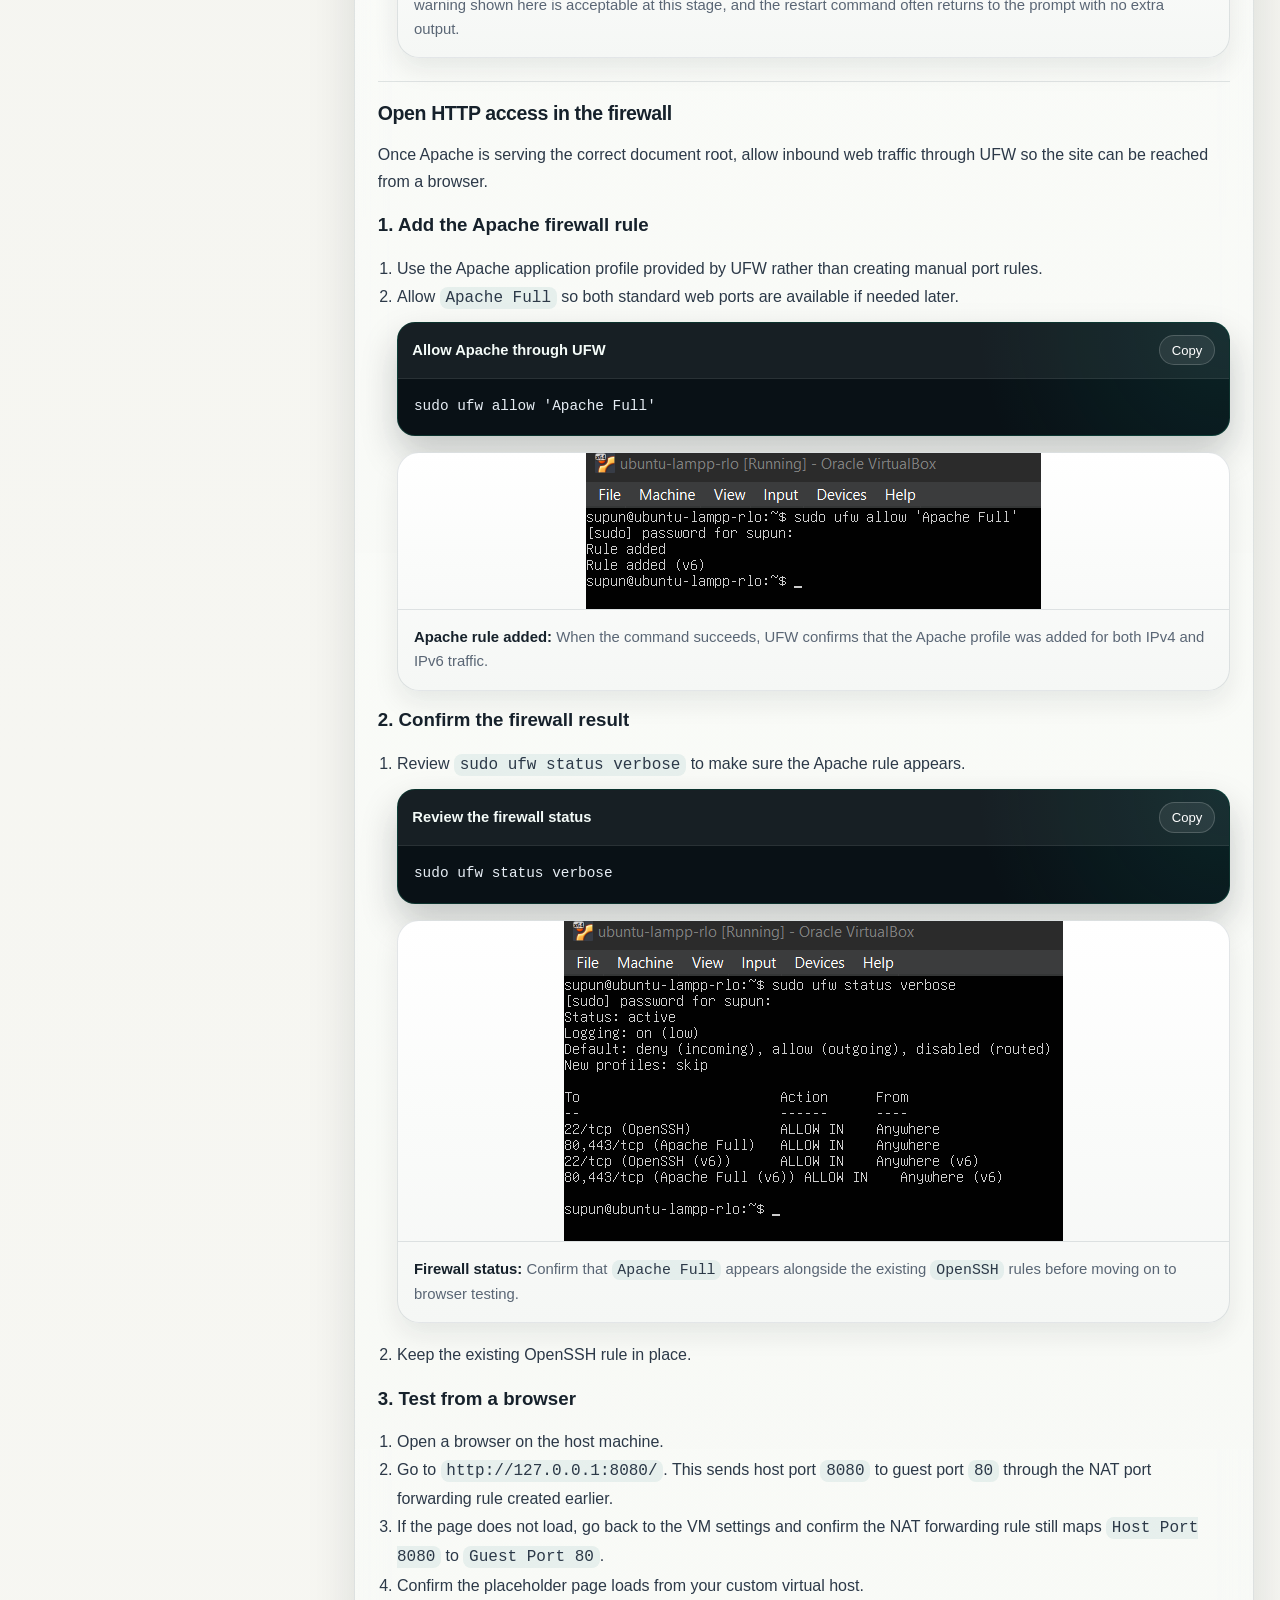
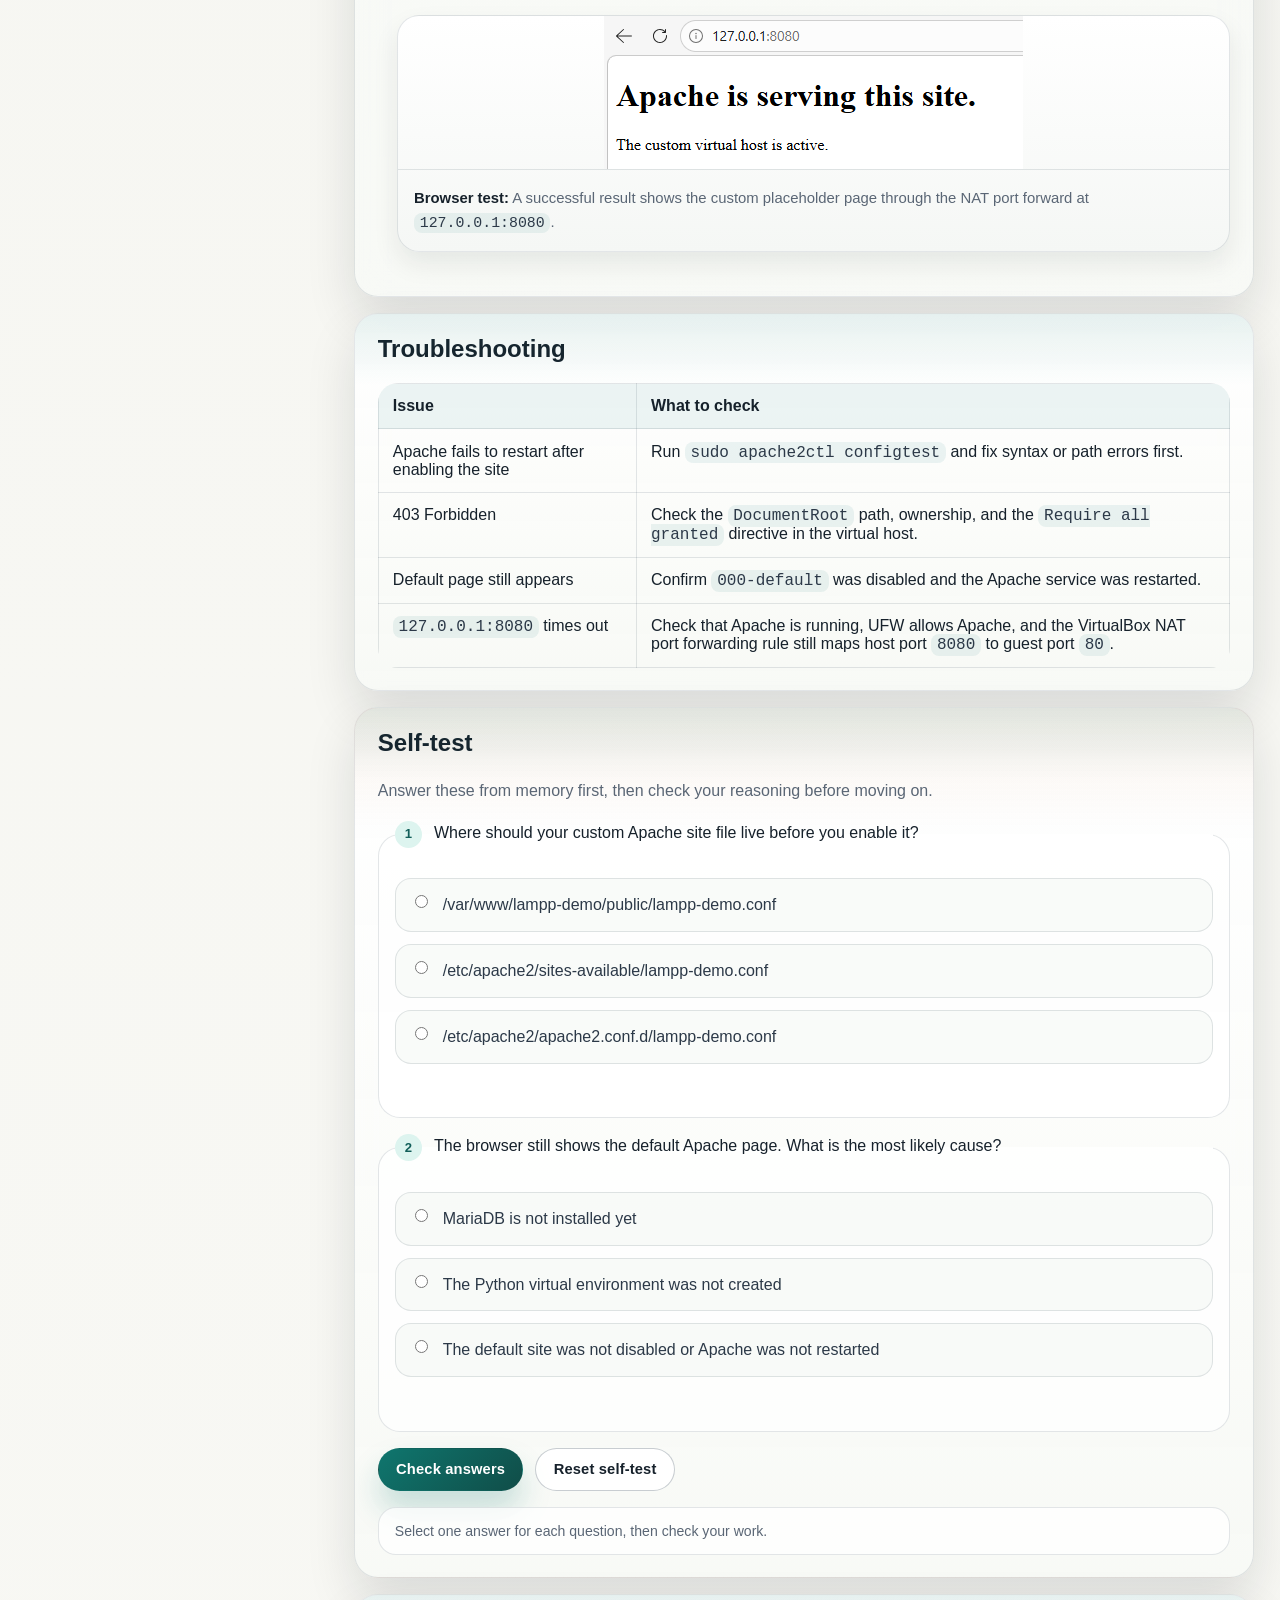
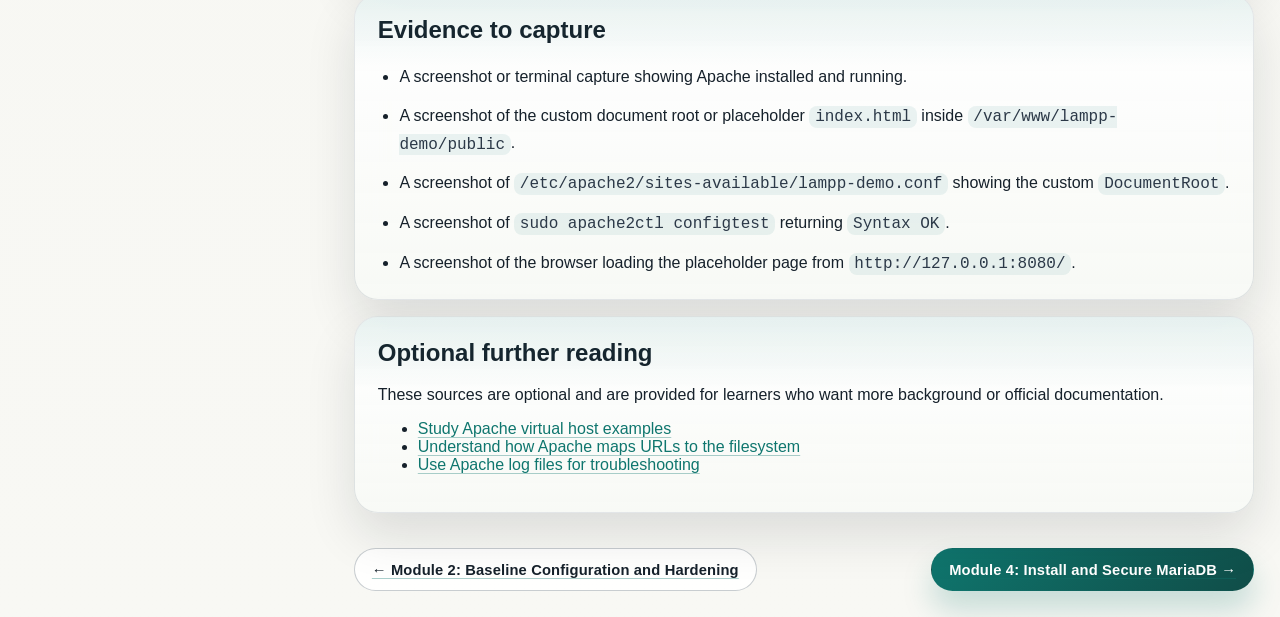
<file: modules/03-apache.html>
<!--
  Name: Supun De Silva
  Athabasca ID: 3508216
  Title: 03-apache.html
  Date: March 22, 2026
  Description: Module 3 page for installing Apache, creating a document root, and configuring a virtual host.
  Author: Supun De Silva
  Version: 1.0
  Copyright: 2026 Supun De Silva

  Documentation:
  Purpose:
  This page shows learners how to install Apache2, create a dedicated site directory, configure a virtual host, and verify browser access through the host-to-guest port forward.

  Structure:
  Shared sidebar navigation, module header, checklist, guided Apache configuration steps, troubleshooting, evidence prompts, further reading, and footer navigation.
-->
<!doctype html>
<html lang="en">
<head>
  <meta charset="utf-8">
  <meta name="viewport" content="width=device-width, initial-scale=1">
  <title>Module 3: Install Apache and Configure a Virtual Host — Production-Oriented LAMPP Stack on Ubuntu Server</title>
  <link rel="stylesheet" href="../styles.css">
</head>
<body>
  <!-- Shared application shell: persistent sidebar plus scrolling content area. -->
  <div class="site-shell">
    <!-- Shared navigation sidebar used across the full RLO. -->
    <aside class="sidebar">
      <div class="brand">
        <h1>Production-Oriented LAMPP Stack on Ubuntu Server</h1>
        <p>A reusable learning object for graduate IS students and early-career developers</p>
      </div>
      <div class="nav-section">
        <div class="nav-label">Navigation</div>
        <ul class="nav-list"><li><a class="" href="../index.html">Overview</a></li>
<li><a class="" href="00-introduction-planning.html">Module 0: Introduction and Planning</a></li>
<li><a class="" href="01-vm-ubuntu-install.html">Module 1: VM Creation and Ubuntu Server Installation</a></li>
<li><a class="" href="02-hardening.html">Module 2: Baseline Configuration and Hardening</a></li>
<li><a class="active" href="03-apache.html">Module 3: Install Apache and Configure a Virtual Host</a></li>
<li><a class="" href="04-mariadb.html">Module 4: Install and Secure MariaDB</a></li>
<li><a class="" href="05-php.html">Module 5: Install PHP and Connect It to Apache</a></li>
<li><a class="" href="06-demo-php-site.html">Module 6: Deploy the Demo PHP Site</a></li>
        <li><a class="" href="07-python-automation.html">Module 7 - Install Python and Run an Automation Script</a></li>
<li><a class="" href="08-final-validation.html">Module 8: Final Validation and Evidence Package</a></li>
<li><a class="" href="../references.html">References</a></li></ul>
      </div>
    </aside>
    <!-- Main content column for this page. -->
    <main class="main">
      <!-- Module page wrapper: summary, checklist, instructions, and support material. -->
      <article class="module-page">
  <!-- Module header with title, scope, timing, and progress tracker. -->
  <header>
    <div class="eyebrow">Hands-on module</div>
    <h1>Module 3: Install Apache and Configure a Virtual Host</h1>
    <p class="summary summary-wide">Install Apache2, create a dedicated site directory, configure a virtual host, and publish a placeholder page.</p>
    <div class="meta-row">
      <span class="meta-chip">Estimated time: 15 to 20 minutes</span>
    </div>
    <div class="module-progress panel" aria-label="Module progress">
      <div class="module-progress-head">
        <div class="module-progress-title">Module progress</div>
        <div class="small" data-progress-label>0 of 0 checkpoints completed</div>
      </div>
      <div class="progress">
        <div class="progress-bar"><div class="progress-fill"></div></div>
      </div>
    </div>
  </header>
  <!-- Completion targets and the learner checklist sit side by side on larger screens. -->
  <section class="two-col">
    <div class="panel">
      <h2 style="margin-top:0;">What you will complete</h2>
      <ul class="completion-list"><li>Install Apache2 successfully.</li><li>Understand the <code>sites-available</code> and <code>sites-enabled</code> workflow.</li><li>Serve a page from a custom document root.</li></ul>
    </div>
    <aside class="checklist-box">
      <h3>Verification checklist</h3>
      <ul class="checklist" data-checklist-key="03-apache"><li><input type="checkbox" data-track-checklist aria-label="Apache is active according to systemd."><span>Apache is active according to systemd.</span></li><li><input type="checkbox" data-track-checklist aria-label="Config test returns Syntax OK."><span>Config test returns <code>Syntax OK</code>.</span></li><li><input type="checkbox" data-track-checklist aria-label="The placeholder page loads in a browser at http://127.0.0.1:8080/."><span>The placeholder page loads in a browser at <code>http://127.0.0.1:8080/</code>.</span></li></ul>
    </aside>
  </section>
  <!-- Short conceptual framing anchors the module to the cited reference material. -->
  <section class="panel" style="margin-top:1rem;">
    <h2 style="margin-top:0;">Background</h2>
    <p>Apache is the web-serving layer for the rest of the stack, so its configuration model affects everything that will be published later. Ubuntu's Apache guidance explains that site definitions and enabled sites are separated to make custom document roots, virtual hosts, and site-specific settings easier to manage and validate <a class="citation" href="../references.html#ref-5">[5]</a>, <a class="citation" href="../references.html#ref-6">[6]</a>.</p>
  </section>
  <!-- Guided build steps for the hands-on work in this module. -->
  <section class="panel" style="margin-top:1rem;">
    <h2 style="margin-top:0;">Steps</h2>
<div class="step-card"><h2>Install Apache2</h2>
<p>Apache is the web server layer for the rest of the stack. Install it first, then confirm you understand where Ubuntu stores the core Apache configuration files.</p>
<h3>1. Install the package</h3>
<ol>
  <li>Run <code>sudo apt install apache2 -y</code>.
        <div class="command-block">
          <div class="command-head"><strong>Install Apache2</strong><button class="copy-btn" data-copy="sudo apt install apache2 -y">Copy</button></div>
          <pre><code>sudo apt install apache2 -y</code></pre>
        </div>
        <figure class="step-visual step-visual-wide">
          <img src="../assets/module_3/1.1.png" alt="Ubuntu Server terminal showing apache2 packages being configured during sudo apt install apache2 -y." loading="lazy">
          <figcaption><strong>Apache install:</strong> During installation, Ubuntu configures the Apache packages, enables the default modules, and registers the <code>apache2.service</code> unit.</figcaption>
        </figure>
  </li>
  <li>Wait for the installation to finish completely.</li>
  <li>Watch for package errors before moving to configuration.</li>
</ol>
<h3>2. Verify the service</h3>
<ol>
  <li>Check that Apache started by reviewing its status with <code>systemctl</code>.
        <div class="command-block">
          <div class="command-head"><strong>Check the Apache service</strong><button class="copy-btn" data-copy="sudo systemctl status apache2 --no-pager">Copy</button></div>
          <pre><code>sudo systemctl status apache2 --no-pager</code></pre>
        </div>
        <figure class="step-visual step-visual-wide">
          <img src="../assets/module_3/1.2.png" alt="Ubuntu Server terminal showing sudo systemctl status apache2 --no-pager with apache2.service active and running." loading="lazy">
          <figcaption><strong>Apache status:</strong> Confirm that <code>apache2.service</code> shows <strong>active (running)</strong>. A hostname warning can appear here before you define a site-specific <code>ServerName</code>, and that is acceptable at this stage.</figcaption>
        </figure>
  </li>
  <li>Confirm the service is marked <strong>active (running)</strong>.</li>
  <li>If it is not running, resolve that problem before creating a site configuration.</li>
</ol>
<h3>3. Note the configuration layout</h3>
<ol>
  <li>Remember that Ubuntu stores Apache under <code>/etc/apache2/</code>.</li>
  <li>The file templates for sites live in <code>/etc/apache2/sites-available/</code>.</li>
  <li>The enabled sites are represented by links in <code>/etc/apache2/sites-enabled/</code>.</li>
  <li>This separation is important because you will create a new site file in the next step and then explicitly enable it.</li>
</ol></div>
<div class="step-card"><h2>Create the document root and placeholder page</h2>
<p>Use a dedicated directory for the demo site instead of mixing your files with the default Apache page. This keeps the project tidy and makes the virtual host configuration more explicit.</p>
<h3>1. Build the site directory structure</h3>
<ol>
  <li>Create <code>/var/www/lampp-demo/public</code> as the document root for public web content.
        <div class="command-block">
          <div class="command-head"><strong>Create the site directory</strong><button class="copy-btn" data-copy="sudo mkdir -p /var/www/lampp-demo/public">Copy</button></div>
          <pre><code>sudo mkdir -p /var/www/lampp-demo/public</code></pre>
        </div>
        <figure class="step-visual step-visual-wide">
          <img src="../assets/module_3/2.1.png" alt="Ubuntu Server terminal showing sudo mkdir -p /var/www/lampp-demo/public completing successfully." loading="lazy">
          <figcaption><strong>Document root created:</strong> If the directory command succeeds, it usually returns to the prompt without additional output.</figcaption>
        </figure>
  </li>
  <li>The <code>public</code> subdirectory will hold the files Apache should actually serve to browsers.</li>
</ol>
<h3>2. Set ownership and permissions</h3>
<ol>
  <li>Set ownership so your user can manage the files and the web server group can read them.
        <div class="command-block">
          <div class="command-head"><strong>Set directory ownership to your user and the web group</strong><button class="copy-btn" data-copy="sudo chown -R $USER:www-data /var/www/lampp-demo">Copy</button></div>
          <pre><code>sudo chown -R $USER:www-data /var/www/lampp-demo</code></pre>
        </div>
  </li>
  <li>Apply safe directory permissions such as <code>755</code> so Apache can traverse the directory tree.
        <div class="command-block">
          <div class="command-head"><strong>Apply safe directory permissions</strong><button class="copy-btn" data-copy="sudo chmod -R 755 /var/www/lampp-demo">Copy</button></div>
          <pre><code>sudo chmod -R 755 /var/www/lampp-demo</code></pre>
        </div>
        <figure class="step-visual step-visual-wide">
          <img src="../assets/module_3/2.2.png" alt="Ubuntu Server terminal showing sudo chown -R $USER:www-data /var/www/lampp-demo followed by sudo chmod -R 755 /var/www/lampp-demo." loading="lazy">
          <figcaption><strong>Ownership and permissions:</strong> These commands set the site directory ownership to your user and <code>www-data</code>, then apply the <code>755</code> permissions needed for Apache to read the files.</figcaption>
        </figure>
  </li>
  <li>Avoid world-writable permissions. They are not needed for this build.</li>
</ol>
<h3>3. Publish a simple placeholder page</h3>
<ol>
  <li>Create a basic <code>index.html</code> file inside <code>/var/www/lampp-demo/public</code>.
        <div class="command-block">
          <div class="command-head"><strong>Create a placeholder index page</strong><button class="copy-btn" data-copy="cat &lt;&lt;&#x27;HTML&#x27; &gt; /var/www/lampp-demo/public/index.html
&lt;!doctype html&gt;
&lt;html lang=&quot;en&quot;&gt;&lt;head&gt;&lt;meta charset=&quot;utf-8&quot;&gt;&lt;title&gt;Apache Ready&lt;/title&gt;&lt;/head&gt;&lt;body&gt;&lt;h1&gt;Apache is serving this site.&lt;/h1&gt;&lt;p&gt;The custom virtual host is active.&lt;/p&gt;&lt;/body&gt;&lt;/html&gt;
HTML">Copy</button></div>
          <pre><code>cat &lt;&lt;&#x27;HTML&#x27; &gt; /var/www/lampp-demo/public/index.html
&lt;!doctype html&gt;
&lt;html lang=&quot;en&quot;&gt;&lt;head&gt;&lt;meta charset=&quot;utf-8&quot;&gt;&lt;title&gt;Apache Ready&lt;/title&gt;&lt;/head&gt;&lt;body&gt;&lt;h1&gt;Apache is serving this site.&lt;/h1&gt;&lt;p&gt;The custom virtual host is active.&lt;/p&gt;&lt;/body&gt;&lt;/html&gt;
HTML</code></pre>
        </div>
        <figure class="step-visual step-visual-wide">
          <img src="../assets/module_3/2.3.png" alt="Ubuntu Server terminal showing the heredoc command used to write /var/www/lampp-demo/public/index.html." loading="lazy">
          <figcaption><strong>Placeholder page written:</strong> Finish the heredoc by entering the closing <code>HTML</code> marker on its own line, then the command will return to the prompt.</figcaption>
        </figure>
  </li>
  <li>Include a short heading and a sentence showing that the custom site directory is being served.</li>
  <li>This gives you a simple browser test before PHP is introduced in the next modules.</li>
</ol>
</div>
<div class="step-card"><h2>Create and enable a virtual host</h2>
<p>The virtual host tells Apache which directory to serve and which logging files to use. Configure it cleanly so your demo site becomes the default site for port 80.</p>
<h3>1. Create the site configuration file</h3>
<ol>
  <li>Copy the default site file to a new file named <code>lampp-demo.conf</code>.
        <div class="command-block">
          <div class="command-head"><strong>Copy the default virtual host as a new site config</strong><button class="copy-btn" data-copy="sudo cp /etc/apache2/sites-available/000-default.conf /etc/apache2/sites-available/lampp-demo.conf">Copy</button></div>
          <pre><code>sudo cp /etc/apache2/sites-available/000-default.conf /etc/apache2/sites-available/lampp-demo.conf</code></pre>
        </div>
        <figure class="step-visual step-visual-wide">
          <img src="../assets/module_3/3.1.png" alt="Ubuntu Server terminal showing sudo cp copying 000-default.conf to lampp-demo.conf." loading="lazy">
          <figcaption><strong>Site file copied:</strong> The copy command creates <code>lampp-demo.conf</code> from the default virtual host template and usually returns to the prompt with no extra output.</figcaption>
        </figure>
  </li>
  <li>Edit the new file instead of changing <code>000-default.conf</code> directly.
        <div class="command-block">
          <div class="command-head"><strong>Edit the site config</strong><button class="copy-btn" data-copy="sudo nano /etc/apache2/sites-available/lampp-demo.conf">Copy</button></div>
          <pre><code>sudo nano /etc/apache2/sites-available/lampp-demo.conf</code></pre>
        </div>
  </li>
  <li>Set <code>DocumentRoot</code> to <code>/var/www/lampp-demo/public</code>.</li>
  <li>Add a matching <code>&lt;Directory&gt;</code> block so Apache is allowed to serve content from that path.
        <div class="command-block">
          <div class="command-head"><strong>Config snippet to put inside lampp-demo.conf</strong><button class="copy-btn" data-copy="&lt;VirtualHost *:80&gt;
    ServerAdmin webmaster@localhost
    ServerName localhost
    DocumentRoot /var/www/lampp-demo/public
    ErrorLog ${APACHE_LOG_DIR}/lampp-demo-error.log
    CustomLog ${APACHE_LOG_DIR}/lampp-demo-access.log combined
    &lt;Directory /var/www/lampp-demo/public&gt;
        Options FollowSymLinks
        AllowOverride All
        Require all granted
    &lt;/Directory&gt;
&lt;/VirtualHost&gt;">Copy</button></div>
          <pre><code>&lt;VirtualHost *:80&gt;
    ServerAdmin webmaster@localhost
    ServerName localhost
    DocumentRoot /var/www/lampp-demo/public
    ErrorLog ${APACHE_LOG_DIR}/lampp-demo-error.log
    CustomLog ${APACHE_LOG_DIR}/lampp-demo-access.log combined
    &lt;Directory /var/www/lampp-demo/public&gt;
        Options FollowSymLinks
        AllowOverride All
        Require all granted
    &lt;/Directory&gt;
&lt;/VirtualHost&gt;</code></pre>
        </div>
        <figure class="step-visual step-visual-wide">
          <img src="../assets/module_3/3.2.png" alt="Contents of lampp-demo.conf in the terminal showing ServerName localhost, DocumentRoot /var/www/lampp-demo/public, log paths, and the matching Directory block." loading="lazy">
          <figcaption><strong>Virtual host content:</strong> Update <code>lampp-demo.conf</code> so it points to <code>/var/www/lampp-demo/public</code> and includes the matching <code>&lt;Directory&gt;</code> block.</figcaption>
        </figure>
  </li>
</ol>
<h3>2. Enable the correct site</h3>
<ol>
  <li>Run <code>a2ensite</code> for the new <code>lampp-demo</code> site.
        <div class="command-block">
          <div class="command-head"><strong>Enable the new site</strong><button class="copy-btn" data-copy="sudo a2ensite lampp-demo">Copy</button></div>
          <pre><code>sudo a2ensite lampp-demo</code></pre>
        </div>
  </li>
  <li>Disable <code>000-default</code> with <code>a2dissite</code> so your custom site becomes the active default on port 80.
        <div class="command-block">
          <div class="command-head"><strong>Disable the default site</strong><button class="copy-btn" data-copy="sudo a2dissite 000-default">Copy</button></div>
          <pre><code>sudo a2dissite 000-default</code></pre>
        </div>
        <figure class="step-visual step-visual-wide">
          <img src="../assets/module_3/3.3.png" alt="Ubuntu Server terminal showing sudo a2ensite lampp-demo followed by sudo a2dissite 000-default." loading="lazy">
          <figcaption><strong>Site switching:</strong> Enable <code>lampp-demo</code> and disable <code>000-default</code> so Apache serves your custom site as the default on port 80.</figcaption>
        </figure>
  </li>
  <li>This prevents confusion when you later browse to the VM and expect your own page instead of the Apache default page.</li>
</ol>
<h3>3. Validate and reload Apache</h3>
<ol>
  <li>Run <code>sudo apache2ctl configtest</code>.
        <div class="command-block">
          <div class="command-head"><strong>Validate Apache configuration</strong><button class="copy-btn" data-copy="sudo apache2ctl configtest">Copy</button></div>
          <pre><code>sudo apache2ctl configtest</code></pre>
        </div>
  </li>
  <li>Do not restart Apache unless the result is <code>Syntax OK</code>.</li>
  <li>Restart Apache after the test passes so the new site configuration takes effect.
        <div class="command-block">
          <div class="command-head"><strong>Restart Apache</strong><button class="copy-btn" data-copy="sudo systemctl restart apache2.service">Copy</button></div>
          <pre><code>sudo systemctl restart apache2.service</code></pre>
        </div>
        <figure class="step-visual step-visual-wide">
          <img src="../assets/module_3/3.4.png" alt="Ubuntu Server terminal showing sudo apache2ctl configtest returning Syntax OK and sudo systemctl restart apache2.service completing." loading="lazy">
          <figcaption><strong>Validation and restart:</strong> Continue only after <code>sudo apache2ctl configtest</code> returns <code>Syntax OK</code>. The hostname warning shown here is acceptable at this stage, and the restart command often returns to the prompt with no extra output.</figcaption>
        </figure>
  </li>
</ol>
</div>
<div class="step-card"><h2>Open HTTP access in the firewall</h2>
<p>Once Apache is serving the correct document root, allow inbound web traffic through UFW so the site can be reached from a browser.</p>
<h3>1. Add the Apache firewall rule</h3>
<ol>
  <li>Use the Apache application profile provided by UFW rather than creating manual port rules.</li>
  <li>Allow <code>Apache Full</code> so both standard web ports are available if needed later.
        <div class="command-block">
          <div class="command-head"><strong>Allow Apache through UFW</strong><button class="copy-btn" data-copy="sudo ufw allow &#x27;Apache Full&#x27;">Copy</button></div>
          <pre><code>sudo ufw allow &#x27;Apache Full&#x27;</code></pre>
        </div>
        <figure class="step-visual step-visual-wide">
          <img src="../assets/module_3/4.1.png" alt="Ubuntu Server terminal showing sudo ufw allow 'Apache Full' adding the firewall rule." loading="lazy">
          <figcaption><strong>Apache rule added:</strong> When the command succeeds, UFW confirms that the Apache profile was added for both IPv4 and IPv6 traffic.</figcaption>
        </figure>
  </li>
</ol>
<h3>2. Confirm the firewall result</h3>
<ol>
  <li>Review <code>sudo ufw status verbose</code> to make sure the Apache rule appears.
        <div class="command-block">
          <div class="command-head"><strong>Review the firewall status</strong><button class="copy-btn" data-copy="sudo ufw status verbose">Copy</button></div>
          <pre><code>sudo ufw status verbose</code></pre>
        </div>
        <figure class="step-visual step-visual-wide">
          <img src="../assets/module_3/4.2.png" alt="Ubuntu Server terminal showing sudo ufw status verbose with OpenSSH and Apache Full rules allowed." loading="lazy">
          <figcaption><strong>Firewall status:</strong> Confirm that <code>Apache Full</code> appears alongside the existing <code>OpenSSH</code> rules before moving on to browser testing.</figcaption>
        </figure>
  </li>
  <li>Keep the existing OpenSSH rule in place.</li>
</ol>
<h3>3. Test from a browser</h3>
<ol>
  <li>Open a browser on the host machine.</li>
  <li>Go to <code>http://127.0.0.1:8080/</code>. This sends host port <code>8080</code> to guest port <code>80</code> through the NAT port forwarding rule created earlier.</li>
  <li>If the page does not load, go back to the VM settings and confirm the NAT forwarding rule still maps <code>Host Port 8080</code> to <code>Guest Port 80</code>.</li>
  <li>Confirm the placeholder page loads from your custom virtual host.
        <figure class="step-visual step-visual-wide">
          <img src="../assets/module_3/4.4.png" alt="Host browser showing the custom Apache placeholder page at http://127.0.0.1:8080/." loading="lazy">
          <figcaption><strong>Browser test:</strong> A successful result shows the custom placeholder page through the NAT port forward at <code>127.0.0.1:8080</code>.</figcaption>
        </figure>
  </li>
</ol>
</div>
  </section>
<!-- Common issues learners can check before repeating the whole module. -->
<section class="panel" style="margin-top:1rem;"><h2 style="margin-top:0;">Troubleshooting</h2>
<table class="trouble"><thead><tr><th>Issue</th><th>What to check</th></tr></thead><tbody>
<tr><td>Apache fails to restart after enabling the site</td><td>Run <code>sudo apache2ctl configtest</code> and fix syntax or path errors first.</td></tr>
<tr><td>403 Forbidden</td><td>Check the <code>DocumentRoot</code> path, ownership, and the <code>Require all granted</code> directive in the virtual host.</td></tr>
<tr><td>Default page still appears</td><td>Confirm <code>000-default</code> was disabled and the Apache service was restarted.</td></tr>
<tr><td><code>127.0.0.1:8080</code> times out</td><td>Check that Apache is running, UFW allows Apache, and the VirtualBox NAT port forwarding rule still maps host port <code>8080</code> to guest port <code>80</code>.</td></tr>
</tbody></table></section>
<!-- Evidence prompts show which screenshots or notes should be retained for assessment. -->
<section class="panel" style="margin-top:1rem;"><h2 style="margin-top:0;">Evidence to capture</h2>
<ul class="evidence-list">
  <li>A screenshot or terminal capture showing Apache installed and running.</li>
  <li>A screenshot of the custom document root or placeholder <code>index.html</code> inside <code>/var/www/lampp-demo/public</code>.</li>
  <li>A screenshot of <code>/etc/apache2/sites-available/lampp-demo.conf</code> showing the custom <code>DocumentRoot</code>.</li>
  <li>A screenshot of <code>sudo apache2ctl configtest</code> returning <code>Syntax OK</code>.</li>
  <li>A screenshot of the browser loading the placeholder page from <code>http://127.0.0.1:8080/</code>.</li>
</ul>
</section>

<!-- Optional official references for learners who want more detail after finishing the module. -->
<section class="panel" style="margin-top:1rem;"><h2 style="margin-top:0;">Optional further reading</h2>
<p>These sources are optional and are provided for learners who want more background or official documentation.</p>
<ul>
  <li><a class="reference-url" href="https://httpd.apache.org/docs/2.4/en/vhosts/examples.html" target="_blank" rel="noopener noreferrer">Study Apache virtual host examples</a></li>
  <li><a class="reference-url" href="https://httpd.apache.org/docs/2.4/urlmapping.html" target="_blank" rel="noopener noreferrer">Understand how Apache maps URLs to the filesystem</a></li>
  <li><a class="reference-url" href="https://httpd.apache.org/docs/2.4/logs.html" target="_blank" rel="noopener noreferrer">Use Apache log files for troubleshooting</a></li>
</ul>
</section>

      <!-- Footer navigation connects the learner to the previous and next pages in sequence. -->
      <div class="footer-nav">
        <a class="button secondary" href="02-hardening.html">← Module 2: Baseline Configuration and Hardening</a>
        <a class="button primary" href="04-mariadb.html">Module 4: Install and Secure MariaDB →</a>
      </div>
    
</article>
    </main>
  </div>
  <script src="../script.js"></script>
</body>
</html>
</file>
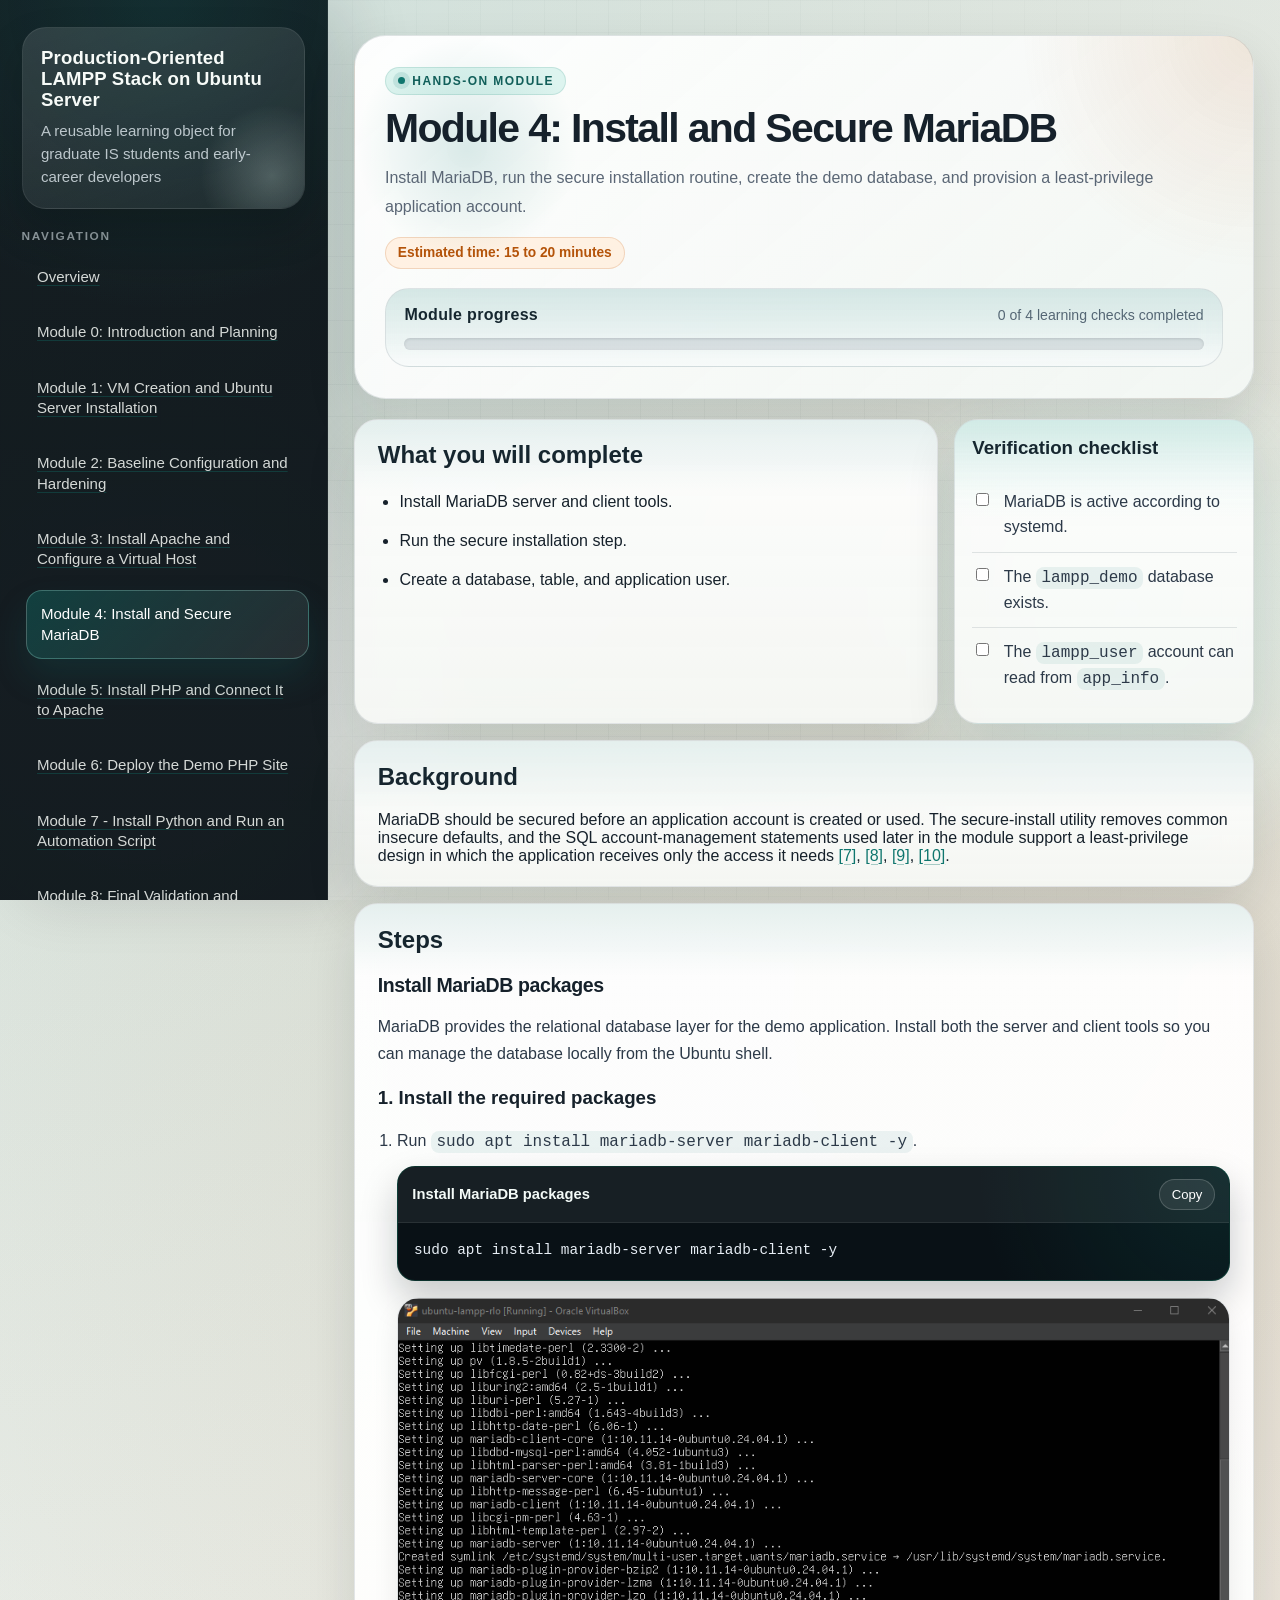
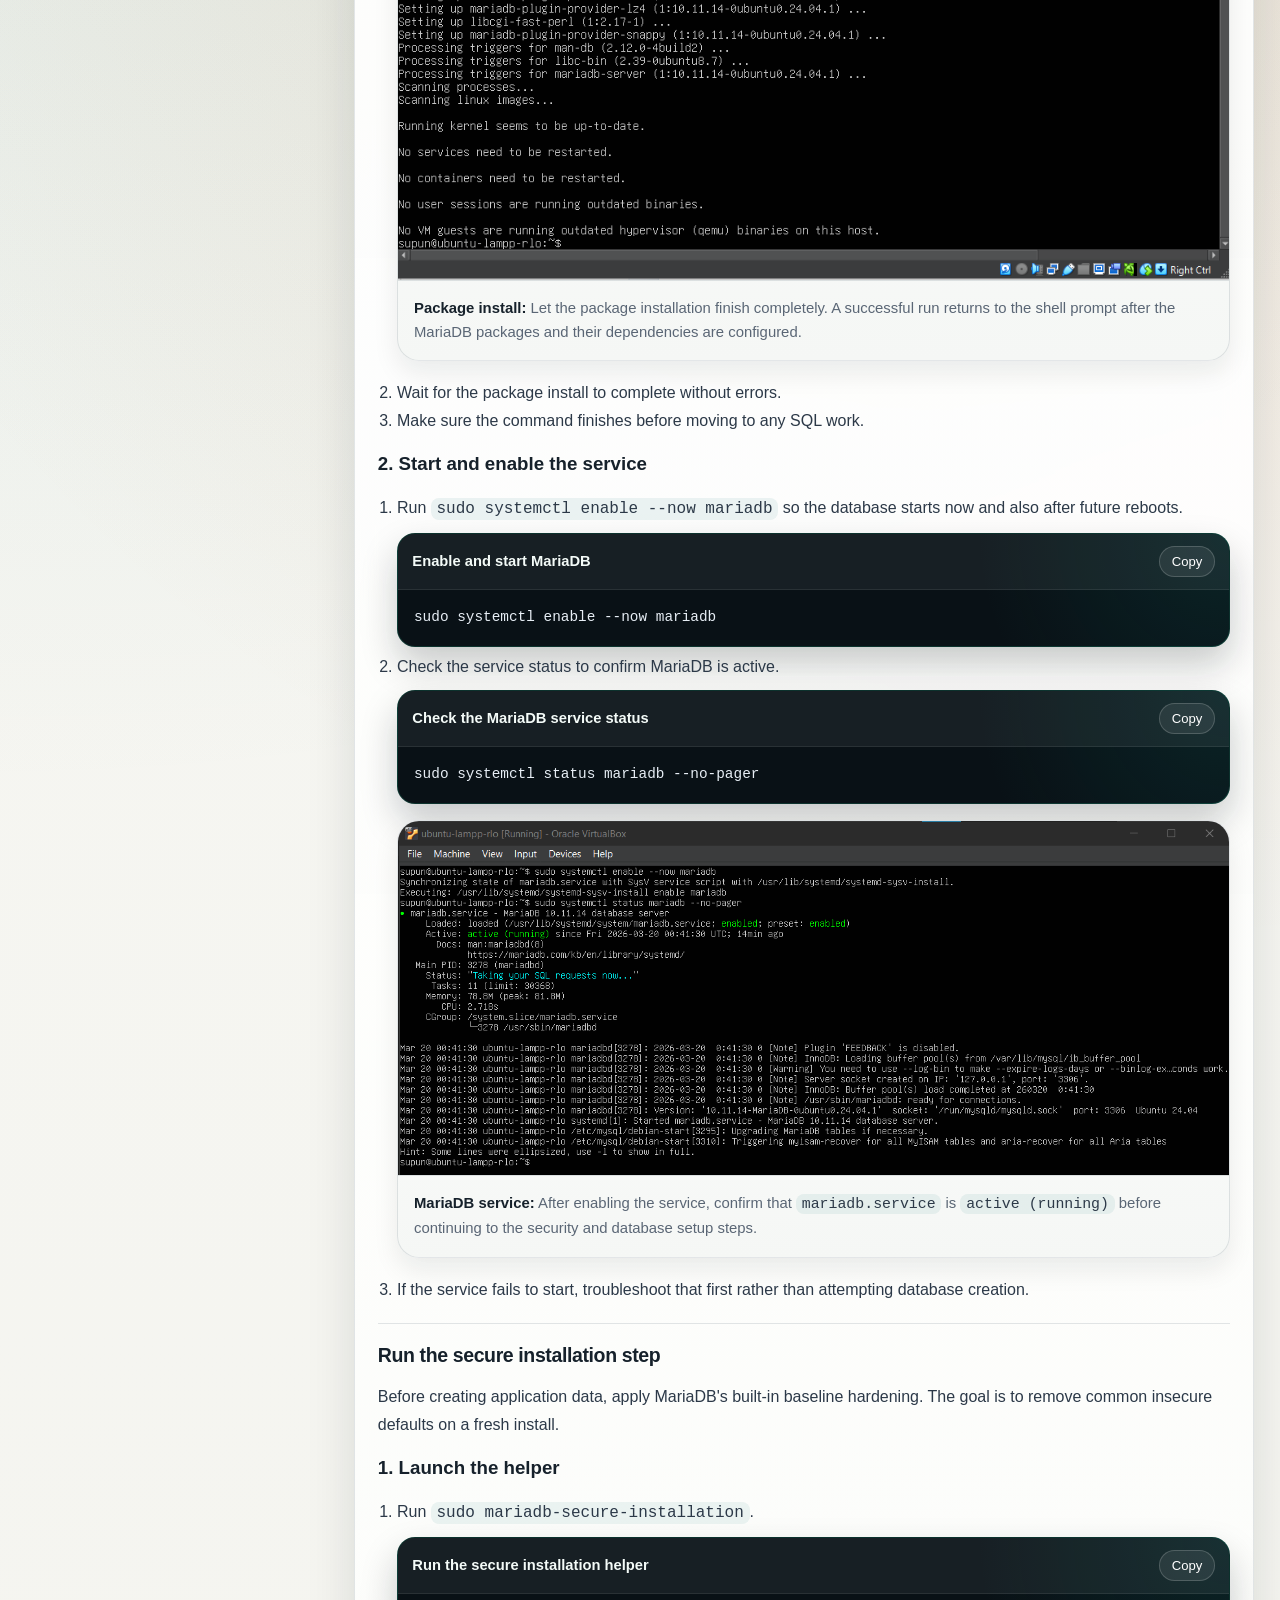
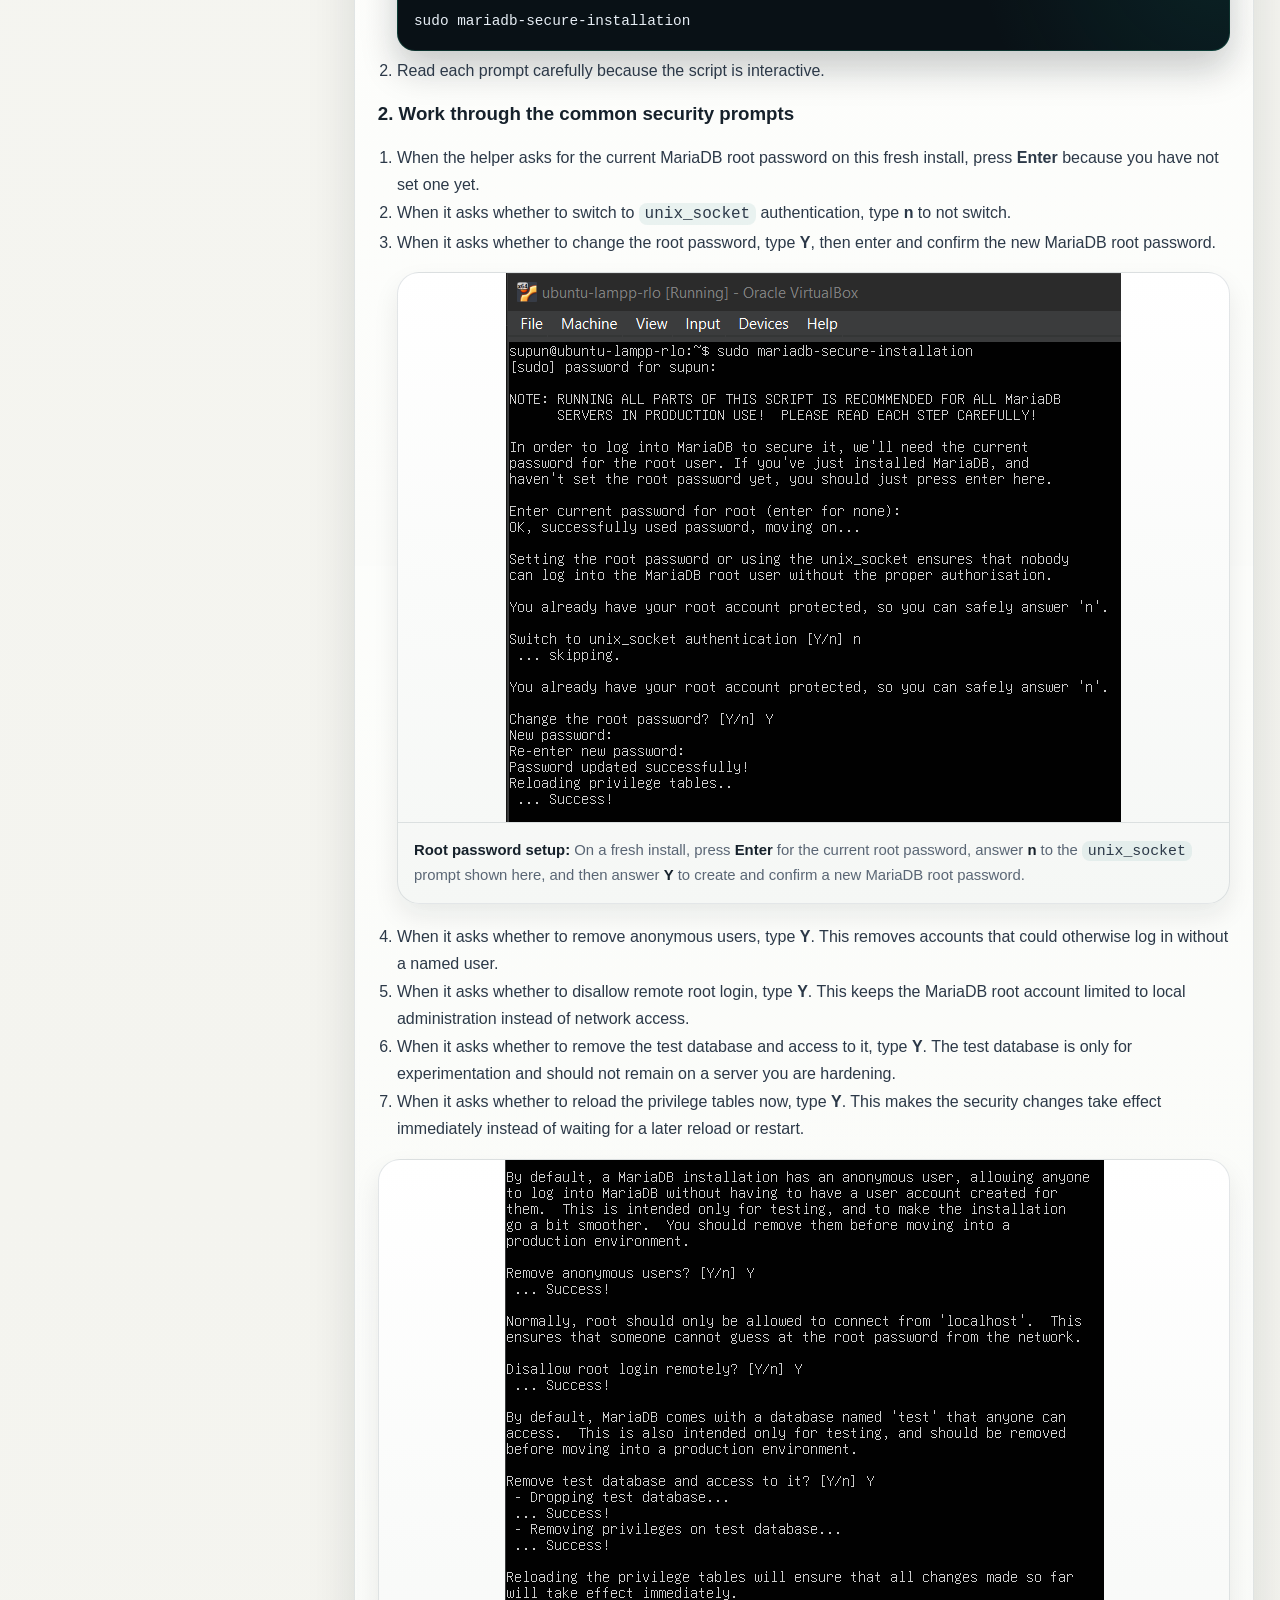
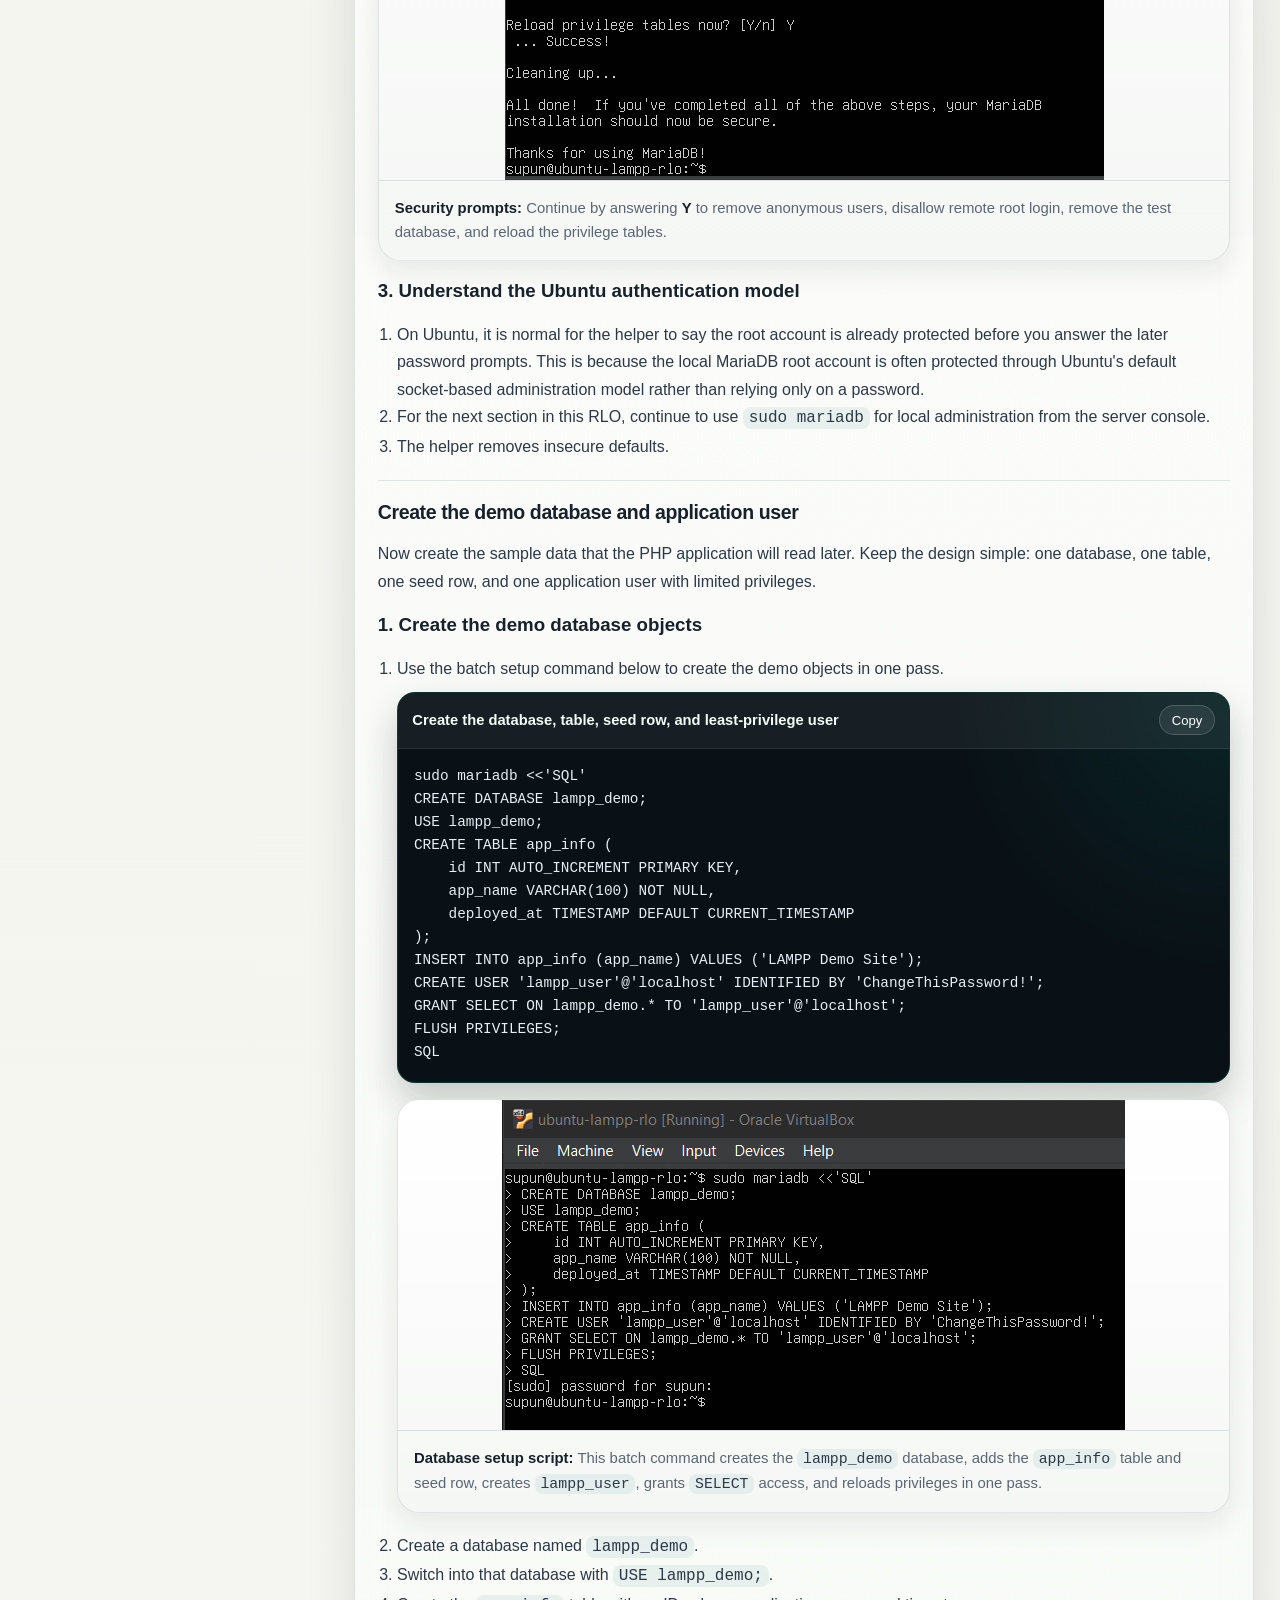
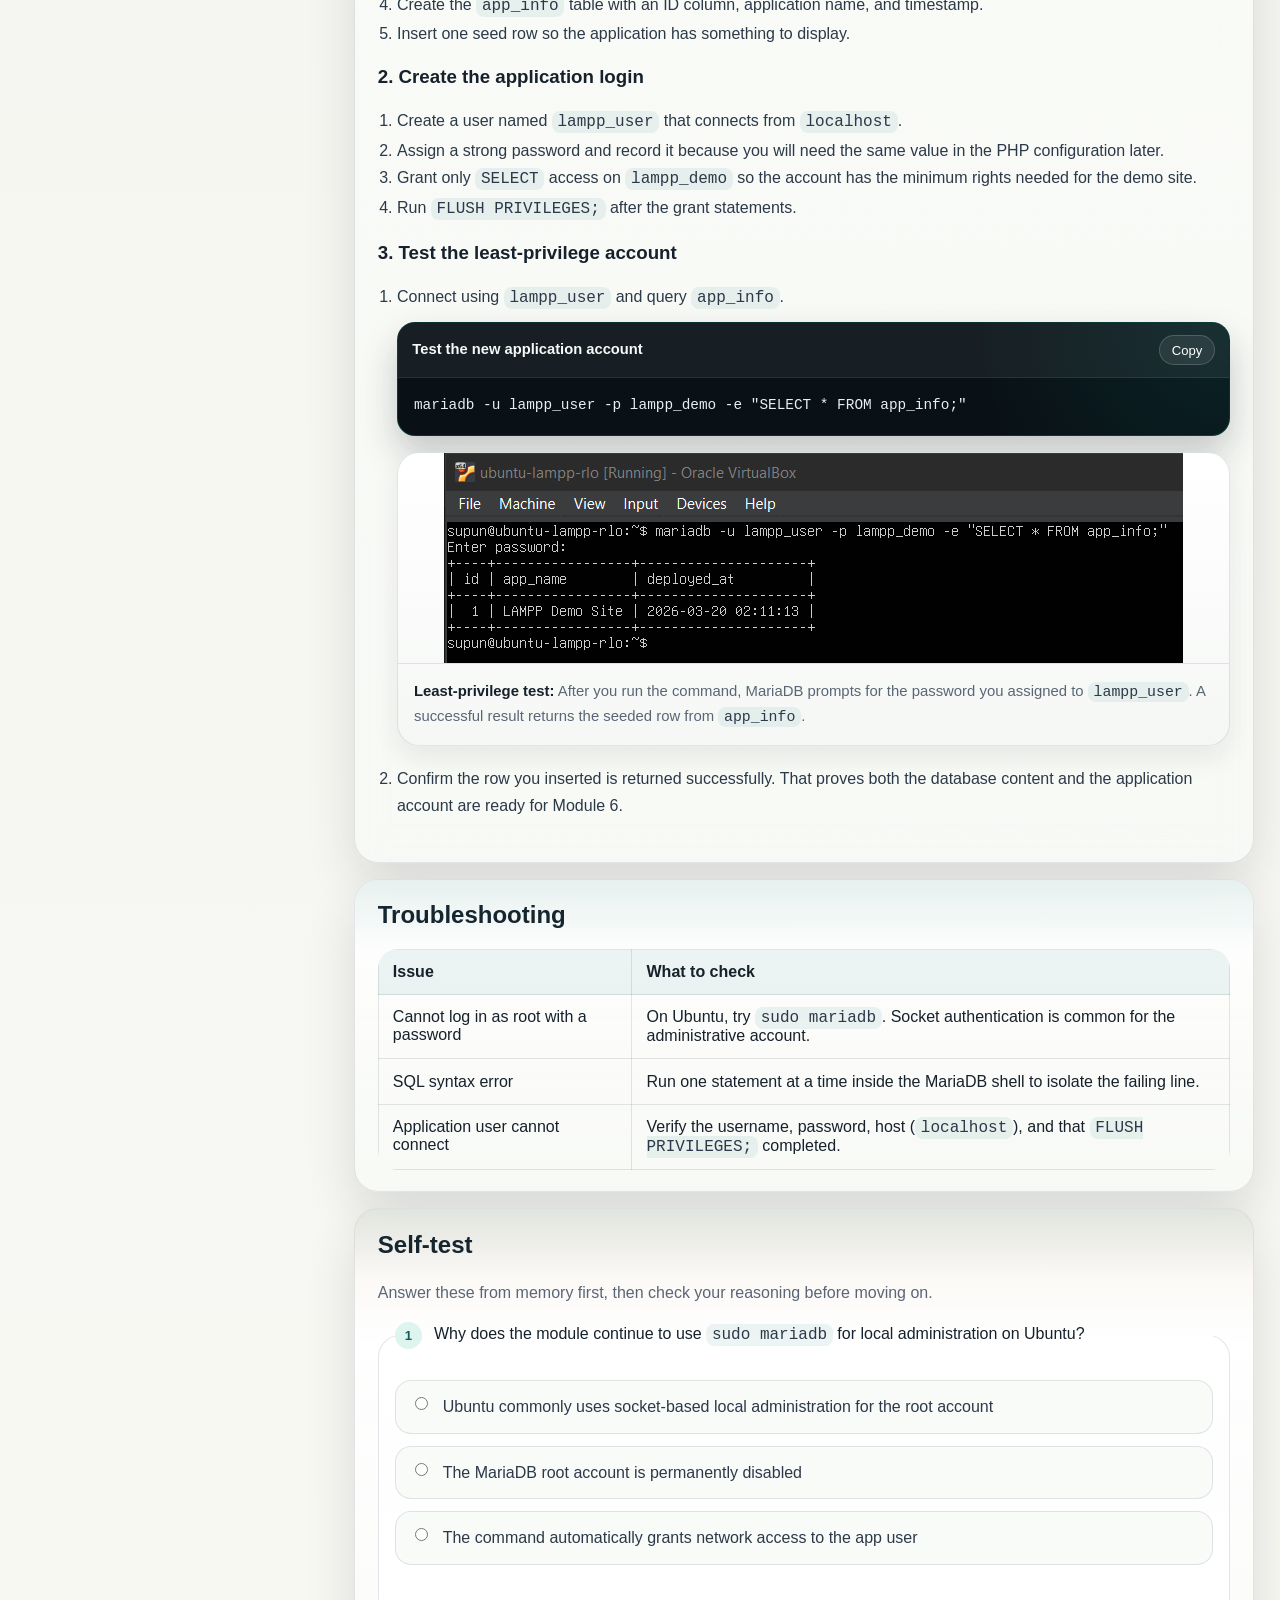
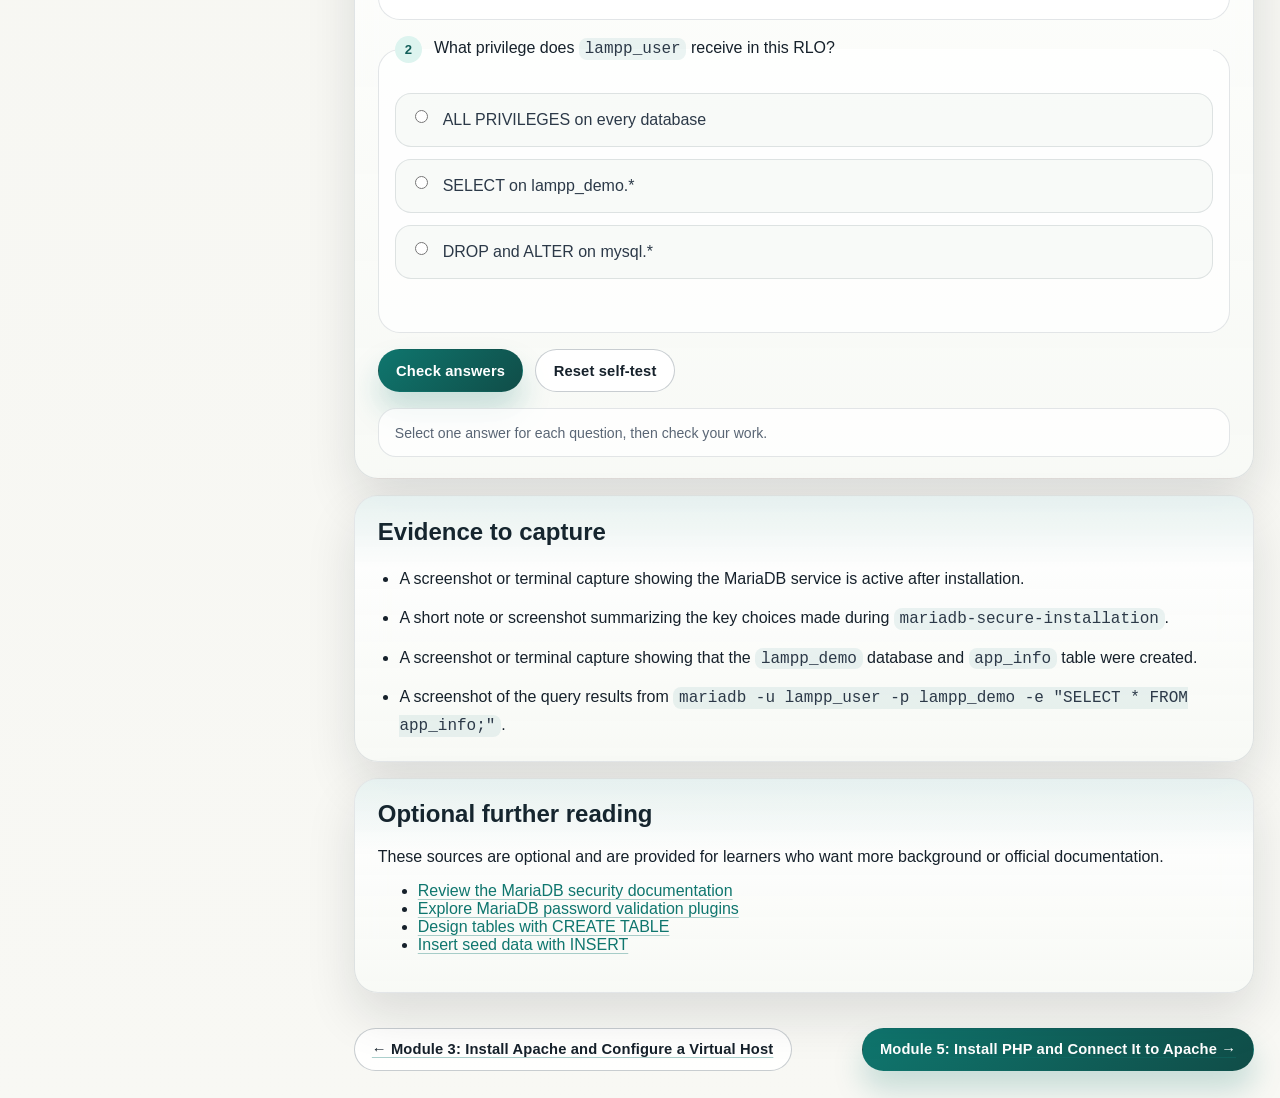
<file: modules/04-mariadb.html>
<!--
  Name: Supun De Silva
  Athabasca ID: 3508216
  Title: 04-mariadb.html
  Date: March 22, 2026
  Description: Module 4 page for installing, securing, and preparing MariaDB for the demo application.
  Author: Supun De Silva
  Version: 1.0
  Copyright: 2026 Supun De Silva

  Documentation:
  Purpose:
  This page guides learners through installing MariaDB, running the secure-install helper, creating the demo database objects, and validating a least-privilege application account.

  Structure:
  Shared sidebar navigation, module header, checklist, guided database steps, troubleshooting, evidence prompts, further reading, and footer navigation.
-->
<!doctype html>
<html lang="en">
<head>
  <meta charset="utf-8">
  <meta name="viewport" content="width=device-width, initial-scale=1">
  <title>Module 4: Install and Secure MariaDB — Production-Oriented LAMPP Stack on Ubuntu Server</title>
  <link rel="stylesheet" href="../styles.css">
</head>
<body>
  <!-- Shared application shell: persistent sidebar plus scrolling content area. -->
  <div class="site-shell">
    <!-- Shared navigation sidebar used across the full RLO. -->
    <aside class="sidebar">
      <div class="brand">
        <h1>Production-Oriented LAMPP Stack on Ubuntu Server</h1>
        <p>A reusable learning object for graduate IS students and early-career developers</p>
      </div>
      <div class="nav-section">
        <div class="nav-label">Navigation</div>
        <ul class="nav-list"><li><a class="" href="../index.html">Overview</a></li>
<li><a class="" href="00-introduction-planning.html">Module 0: Introduction and Planning</a></li>
<li><a class="" href="01-vm-ubuntu-install.html">Module 1: VM Creation and Ubuntu Server Installation</a></li>
<li><a class="" href="02-hardening.html">Module 2: Baseline Configuration and Hardening</a></li>
<li><a class="" href="03-apache.html">Module 3: Install Apache and Configure a Virtual Host</a></li>
<li><a class="active" href="04-mariadb.html">Module 4: Install and Secure MariaDB</a></li>
<li><a class="" href="05-php.html">Module 5: Install PHP and Connect It to Apache</a></li>
<li><a class="" href="06-demo-php-site.html">Module 6: Deploy the Demo PHP Site</a></li>
        <li><a class="" href="07-python-automation.html">Module 7 - Install Python and Run an Automation Script</a></li>
<li><a class="" href="08-final-validation.html">Module 8: Final Validation and Evidence Package</a></li>
<li><a class="" href="../references.html">References</a></li></ul>
      </div>
    </aside>
    <!-- Main content column for this page. -->
    <main class="main">
      <!-- Module page wrapper: summary, checklist, instructions, and support material. -->
      <article class="module-page">
  <!-- Module header with title, scope, timing, and progress tracker. -->
  <header>
    <div class="eyebrow">Hands-on module</div>
    <h1>Module 4: Install and Secure MariaDB</h1>
    <p class="summary summary-wide">Install MariaDB, run the secure installation routine, create the demo database, and provision a least-privilege application account.</p>
    <div class="meta-row">
      <span class="meta-chip">Estimated time: 15 to 20 minutes</span>
    </div>
    <div class="module-progress panel" aria-label="Module progress">
      <div class="module-progress-head">
        <div class="module-progress-title">Module progress</div>
        <div class="small" data-progress-label>0 of 0 checkpoints completed</div>
      </div>
      <div class="progress">
        <div class="progress-bar"><div class="progress-fill"></div></div>
      </div>
    </div>
  </header>
  <!-- Completion targets and the learner checklist sit side by side on larger screens. -->
  <section class="two-col">
    <div class="panel">
      <h2 style="margin-top:0;">What you will complete</h2>
      <ul class="completion-list"><li>Install MariaDB server and client tools.</li><li>Run the secure installation step.</li><li>Create a database, table, and application user.</li></ul>
    </div>
    <aside class="checklist-box">
      <h3>Verification checklist</h3>
      <ul class="checklist" data-checklist-key="04-mariadb"><li><input type="checkbox" data-track-checklist aria-label="MariaDB is active according to systemd."><span>MariaDB is active according to systemd.</span></li><li><input type="checkbox" data-track-checklist aria-label="The lampp_demo database exists."><span>The <code>lampp_demo</code> database exists.</span></li><li><input type="checkbox" data-track-checklist aria-label="The lampp_user account can read from app_info."><span>The <code>lampp_user</code> account can read from <code>app_info</code>.</span></li></ul>
    </aside>
  </section>
  <!-- Short conceptual framing anchors the module to the cited reference material. -->
  <section class="panel" style="margin-top:1rem;">
    <h2 style="margin-top:0;">Background</h2>
    <p>MariaDB should be secured before an application account is created or used. The secure-install utility removes common insecure defaults, and the SQL account-management statements used later in the module support a least-privilege design in which the application receives only the access it needs <a class="citation" href="../references.html#ref-7">[7]</a>, <a class="citation" href="../references.html#ref-8">[8]</a>, <a class="citation" href="../references.html#ref-9">[9]</a>, <a class="citation" href="../references.html#ref-10">[10]</a>.</p>
  </section>
  <!-- Guided build steps for the hands-on work in this module. -->
  <section class="panel" style="margin-top:1rem;">
    <h2 style="margin-top:0;">Steps</h2>
<div class="step-card"><h2>Install MariaDB packages</h2>
<p>MariaDB provides the relational database layer for the demo application. Install both the server and client tools so you can manage the database locally from the Ubuntu shell.</p>
<h3>1. Install the required packages</h3>
<ol>
  <li>Run <code>sudo apt install mariadb-server mariadb-client -y</code>.
        <div class="command-block">
          <div class="command-head"><strong>Install MariaDB packages</strong><button class="copy-btn" data-copy="sudo apt install mariadb-server mariadb-client -y">Copy</button></div>
          <pre><code>sudo apt install mariadb-server mariadb-client -y</code></pre>
        </div>
        <figure class="step-visual step-visual-wide">
          <img src="../assets/module_4/1.1.png" alt="Ubuntu Server terminal showing the MariaDB server and client packages being installed and the command returning to the shell prompt." loading="lazy">
          <figcaption><strong>Package install:</strong> Let the package installation finish completely. A successful run returns to the shell prompt after the MariaDB packages and their dependencies are configured.</figcaption>
        </figure>
  </li>
  <li>Wait for the package install to complete without errors.</li>
  <li>Make sure the command finishes before moving to any SQL work.</li>
</ol>
<h3>2. Start and enable the service</h3>
<ol>
  <li>Run <code>sudo systemctl enable --now mariadb</code> so the database starts now and also after future reboots.
        <div class="command-block">
          <div class="command-head"><strong>Enable and start MariaDB</strong><button class="copy-btn" data-copy="sudo systemctl enable --now mariadb">Copy</button></div>
          <pre><code>sudo systemctl enable --now mariadb</code></pre>
        </div>
  </li>
  <li>Check the service status to confirm MariaDB is active.
        <div class="command-block">
          <div class="command-head"><strong>Check the MariaDB service status</strong><button class="copy-btn" data-copy="sudo systemctl status mariadb --no-pager">Copy</button></div>
          <pre><code>sudo systemctl status mariadb --no-pager</code></pre>
        </div>
        <figure class="step-visual step-visual-wide">
          <img src="../assets/module_4/1.2.png" alt="Ubuntu Server terminal showing sudo systemctl enable --now mariadb followed by sudo systemctl status mariadb --no-pager with the service active and running." loading="lazy">
          <figcaption><strong>MariaDB service:</strong> After enabling the service, confirm that <code>mariadb.service</code> is <code>active (running)</code> before continuing to the security and database setup steps.</figcaption>
        </figure>
  </li>
  <li>If the service fails to start, troubleshoot that first rather than attempting database creation.</li>
</ol>
</div>
<div class="step-card"><h2>Run the secure installation step</h2>
<p>Before creating application data, apply MariaDB's built-in baseline hardening. The goal is to remove common insecure defaults on a fresh install.</p>
<h3>1. Launch the helper</h3>
<ol>
  <li>Run <code>sudo mariadb-secure-installation</code>.
        <div class="command-block">
          <div class="command-head"><strong>Run the secure installation helper</strong><button class="copy-btn" data-copy="sudo mariadb-secure-installation">Copy</button></div>
          <pre><code>sudo mariadb-secure-installation</code></pre>
        </div>
  </li>
  <li>Read each prompt carefully because the script is interactive.</li>
</ol>
<h3>2. Work through the common security prompts</h3>
<ol>
  <li>When the helper asks for the current MariaDB root password on this fresh install, press <strong>Enter</strong> because you have not set one yet.</li>
  <li>When it asks whether to switch to <code>unix_socket</code> authentication, type <strong>n</strong> to not switch.</li>
  <li>When it asks whether to change the root password, type <strong>Y</strong>, then enter and confirm the new MariaDB root password.
        <figure class="step-visual step-visual-wide">
          <img src="../assets/module_4/2.1.png" alt="Ubuntu Server terminal showing the mariadb-secure-installation prompts for the current root password, unix_socket authentication, and setting a new root password." loading="lazy">
          <figcaption><strong>Root password setup:</strong> On a fresh install, press <strong>Enter</strong> for the current root password, answer <strong>n</strong> to the <code>unix_socket</code> prompt shown here, and then answer <strong>Y</strong> to create and confirm a new MariaDB root password.</figcaption>
        </figure>
  </li>
  <li>When it asks whether to remove anonymous users, type <strong>Y</strong>. This removes accounts that could otherwise log in without a named user.</li>
  <li>When it asks whether to disallow remote root login, type <strong>Y</strong>. This keeps the MariaDB root account limited to local administration instead of network access.</li>
  <li>When it asks whether to remove the test database and access to it, type <strong>Y</strong>. The test database is only for experimentation and should not remain on a server you are hardening.</li>
  <li>When it asks whether to reload the privilege tables now, type <strong>Y</strong>. This makes the security changes take effect immediately instead of waiting for a later reload or restart.</li>
</ol>
<figure class="step-visual step-visual-wide">
  <img src="../assets/module_4/2.2.png" alt="Ubuntu Server terminal showing mariadb-secure-installation prompts answered with Y to remove anonymous users, disallow remote root login, remove the test database, and reload privilege tables." loading="lazy">
  <figcaption><strong>Security prompts:</strong> Continue by answering <strong>Y</strong> to remove anonymous users, disallow remote root login, remove the test database, and reload the privilege tables.</figcaption>
</figure>
<h3>3. Understand the Ubuntu authentication model</h3>
<ol>
  <li>On Ubuntu, it is normal for the helper to say the root account is already protected before you answer the later password prompts. This is because the local MariaDB root account is often protected through Ubuntu's default socket-based administration model rather than relying only on a  password.</li>
  <li>For the next section in this RLO, continue to use <code>sudo mariadb</code> for local administration from the server console.</li>
  <li>The helper removes insecure defaults.</li>
</ol></div>
<div class="step-card"><h2>Create the demo database and application user</h2>
<p>Now create the sample data that the PHP application will read later. Keep the design simple: one database, one table, one seed row, and one application user with limited privileges.</p>
<h3>1. Create the demo database objects</h3>
<ol>
  <li>Use the batch setup command below to create the demo objects in one pass.
        <div class="command-block">
          <div class="command-head"><strong>Create the database, table, seed row, and least-privilege user</strong><button class="copy-btn" data-copy="sudo mariadb &lt;&lt;&#x27;SQL&#x27;
CREATE DATABASE lampp_demo;
USE lampp_demo;
CREATE TABLE app_info (
    id INT AUTO_INCREMENT PRIMARY KEY,
    app_name VARCHAR(100) NOT NULL,
    deployed_at TIMESTAMP DEFAULT CURRENT_TIMESTAMP
);
INSERT INTO app_info (app_name) VALUES (&#x27;LAMPP Demo Site&#x27;);
CREATE USER &#x27;lampp_user&#x27;@&#x27;localhost&#x27; IDENTIFIED BY &#x27;ChangeThisPassword!&#x27;;
GRANT SELECT ON lampp_demo.* TO &#x27;lampp_user&#x27;@&#x27;localhost&#x27;;
FLUSH PRIVILEGES;
SQL">Copy</button></div>
          <pre><code>sudo mariadb &lt;&lt;&#x27;SQL&#x27;
CREATE DATABASE lampp_demo;
USE lampp_demo;
CREATE TABLE app_info (
    id INT AUTO_INCREMENT PRIMARY KEY,
    app_name VARCHAR(100) NOT NULL,
    deployed_at TIMESTAMP DEFAULT CURRENT_TIMESTAMP
);
INSERT INTO app_info (app_name) VALUES (&#x27;LAMPP Demo Site&#x27;);
CREATE USER &#x27;lampp_user&#x27;@&#x27;localhost&#x27; IDENTIFIED BY &#x27;ChangeThisPassword!&#x27;;
GRANT SELECT ON lampp_demo.* TO &#x27;lampp_user&#x27;@&#x27;localhost&#x27;;
FLUSH PRIVILEGES;
SQL</code></pre>
        </div>
        <figure class="step-visual step-visual-wide">
          <img src="../assets/module_4/3.1.png" alt="Ubuntu Server terminal showing the batch SQL command that creates the lampp_demo database, app_info table, seed row, lampp_user account, and SELECT grant." loading="lazy">
          <figcaption><strong>Database setup script:</strong> This batch command creates the <code>lampp_demo</code> database, adds the <code>app_info</code> table and seed row, creates <code>lampp_user</code>, grants <code>SELECT</code> access, and reloads privileges in one pass.</figcaption>
        </figure>
  </li>
  <li>Create a database named <code>lampp_demo</code>.</li>
  <li>Switch into that database with <code>USE lampp_demo;</code>.</li>
  <li>Create the <code>app_info</code> table with an ID column, application name, and timestamp.</li>
  <li>Insert one seed row so the application has something to display.</li>
</ol>
<h3>2. Create the application login</h3>
<ol>
  <li>Create a user named <code>lampp_user</code> that connects from <code>localhost</code>.</li>
  <li>Assign a strong password and record it because you will need the same value in the PHP configuration later.</li>
  <li>Grant only <code>SELECT</code> access on <code>lampp_demo</code> so the account has the minimum rights needed for the demo site.</li>
  <li>Run <code>FLUSH PRIVILEGES;</code> after the grant statements.</li>
</ol>
<h3>3. Test the least-privilege account</h3>
<ol>
  <li>Connect using <code>lampp_user</code> and query <code>app_info</code>.
        <div class="command-block">
          <div class="command-head"><strong>Test the new application account</strong><button class="copy-btn" data-copy="mariadb -u lampp_user -p lampp_demo -e &quot;SELECT * FROM app_info;&quot;">Copy</button></div>
          <pre><code>mariadb -u lampp_user -p lampp_demo -e &quot;SELECT * FROM app_info;&quot;</code></pre>
        </div>
        <figure class="step-visual step-visual-wide">
          <img src="../assets/module_4/3.2.png" alt="Ubuntu Server terminal showing the mariadb command for lampp_user prompting for a password and then returning the seeded row from app_info." loading="lazy">
          <figcaption><strong>Least-privilege test:</strong> After you run the command, MariaDB prompts for the password you assigned to <code>lampp_user</code>. A successful result returns the seeded row from <code>app_info</code>.</figcaption>
        </figure>
  </li>
  <li>Confirm the row you inserted is returned successfully. That proves both the database content and the application account are ready for Module 6.</li>
</ol>
</div>
  </section>
<!-- Common issues learners can check before repeating the whole module. -->
<section class="panel" style="margin-top:1rem;"><h2 style="margin-top:0;">Troubleshooting</h2>
<table class="trouble"><thead><tr><th>Issue</th><th>What to check</th></tr></thead><tbody>
<tr><td>Cannot log in as root with a password</td><td>On Ubuntu, try <code>sudo mariadb</code>. Socket authentication is common for the administrative account.</td></tr>
<tr><td>SQL syntax error</td><td>Run one statement at a time inside the MariaDB shell to isolate the failing line.</td></tr>
<tr><td>Application user cannot connect</td><td>Verify the username, password, host (<code>localhost</code>), and that <code>FLUSH PRIVILEGES;</code> completed.</td></tr>
</tbody></table></section>
<!-- Evidence prompts show which screenshots or notes should be retained for assessment. -->
<section class="panel" style="margin-top:1rem;"><h2 style="margin-top:0;">Evidence to capture</h2>
<ul class="evidence-list">
  <li>A screenshot or terminal capture showing the MariaDB service is active after installation.</li>
  <li>A short note or screenshot summarizing the key choices made during <code>mariadb-secure-installation</code>.</li>
  <li>A screenshot or terminal capture showing that the <code>lampp_demo</code> database and <code>app_info</code> table were created.</li>
  <li>A screenshot of the query results from <code>mariadb -u lampp_user -p lampp_demo -e "SELECT * FROM app_info;"</code>.</li>
</ul>
</section>

<!-- Optional official references for learners who want more detail after finishing the module. -->
<section class="panel" style="margin-top:1rem;"><h2 style="margin-top:0;">Optional further reading</h2>
<p>These sources are optional and are provided for learners who want more background or official documentation.</p>
<ul>
  <li><a class="reference-url" href="https://mariadb.com/docs/server/security" target="_blank" rel="noopener noreferrer">Review the MariaDB security documentation</a></li>
  <li><a class="reference-url" href="https://mariadb.com/docs/server/reference/plugins/password-validation-plugins/password-validation" target="_blank" rel="noopener noreferrer">Explore MariaDB password validation plugins</a></li>
  <li><a class="reference-url" href="https://mariadb.com/docs/server/reference/sql-statements/data-definition/create/create-table" target="_blank" rel="noopener noreferrer">Design tables with CREATE TABLE</a></li>
  <li><a class="reference-url" href="https://mariadb.com/docs/server/reference/sql-statements/data-manipulation/inserting-loading-data/insert" target="_blank" rel="noopener noreferrer">Insert seed data with INSERT</a></li>
</ul>
</section>

      <!-- Footer navigation connects the learner to the previous and next pages in sequence. -->
      <div class="footer-nav">
        <a class="button secondary" href="03-apache.html">← Module 3: Install Apache and Configure a Virtual Host</a>
        <a class="button primary" href="05-php.html">Module 5: Install PHP and Connect It to Apache →</a>
      </div>
    
</article>
    </main>
  </div>
  <script src="../script.js"></script>
</body>
</html>
</file>
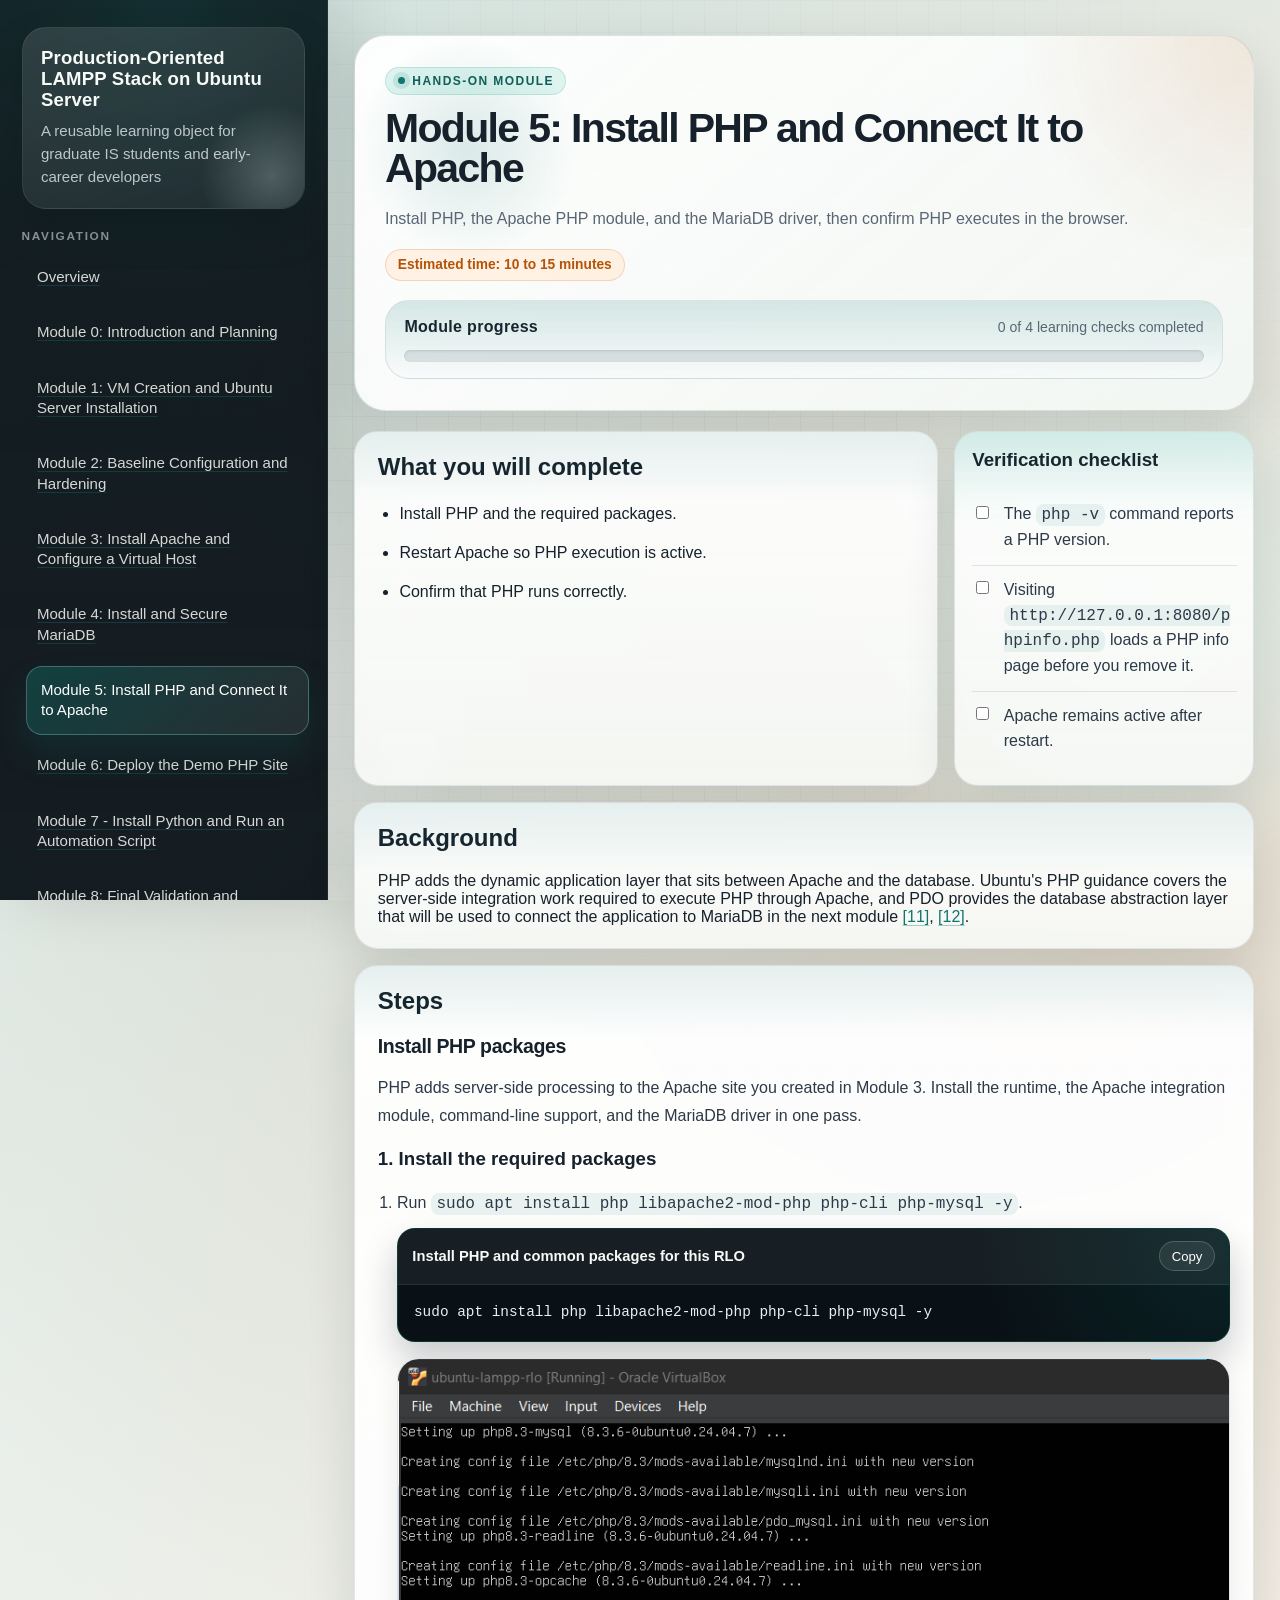
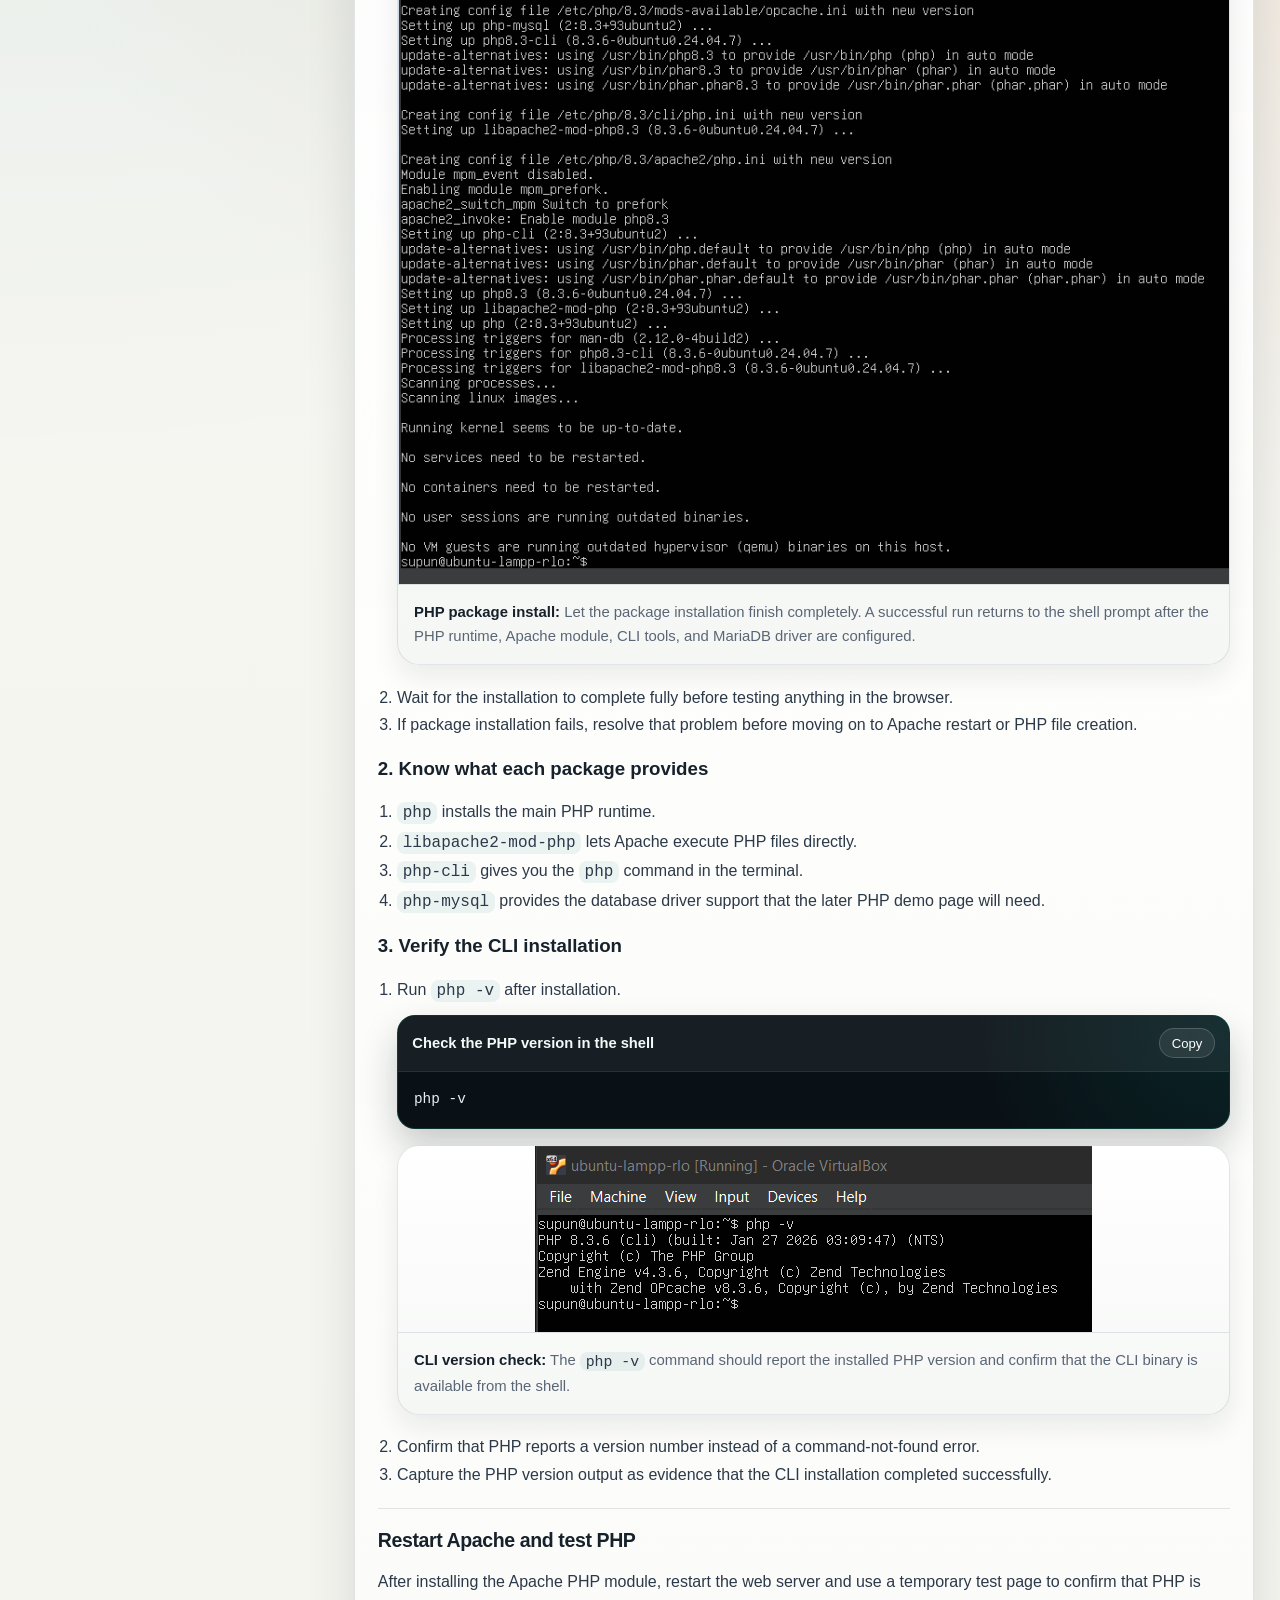
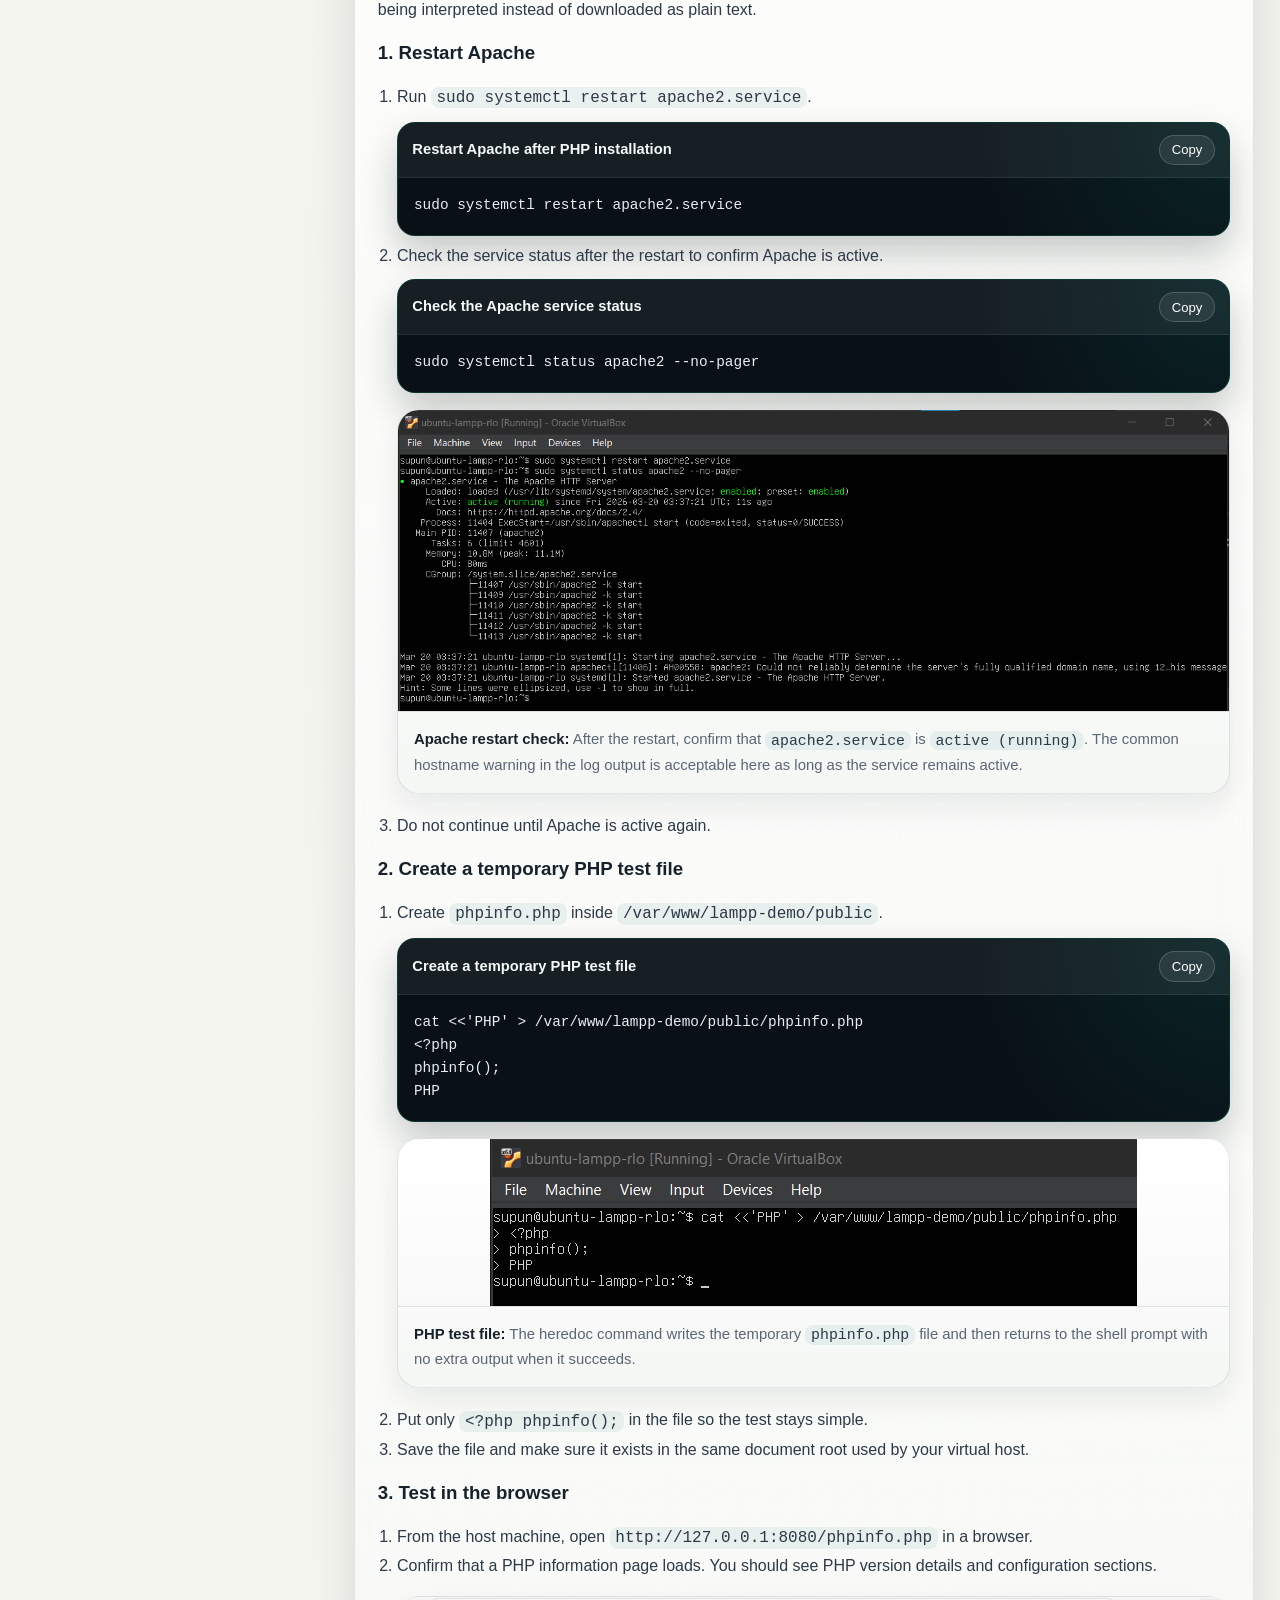
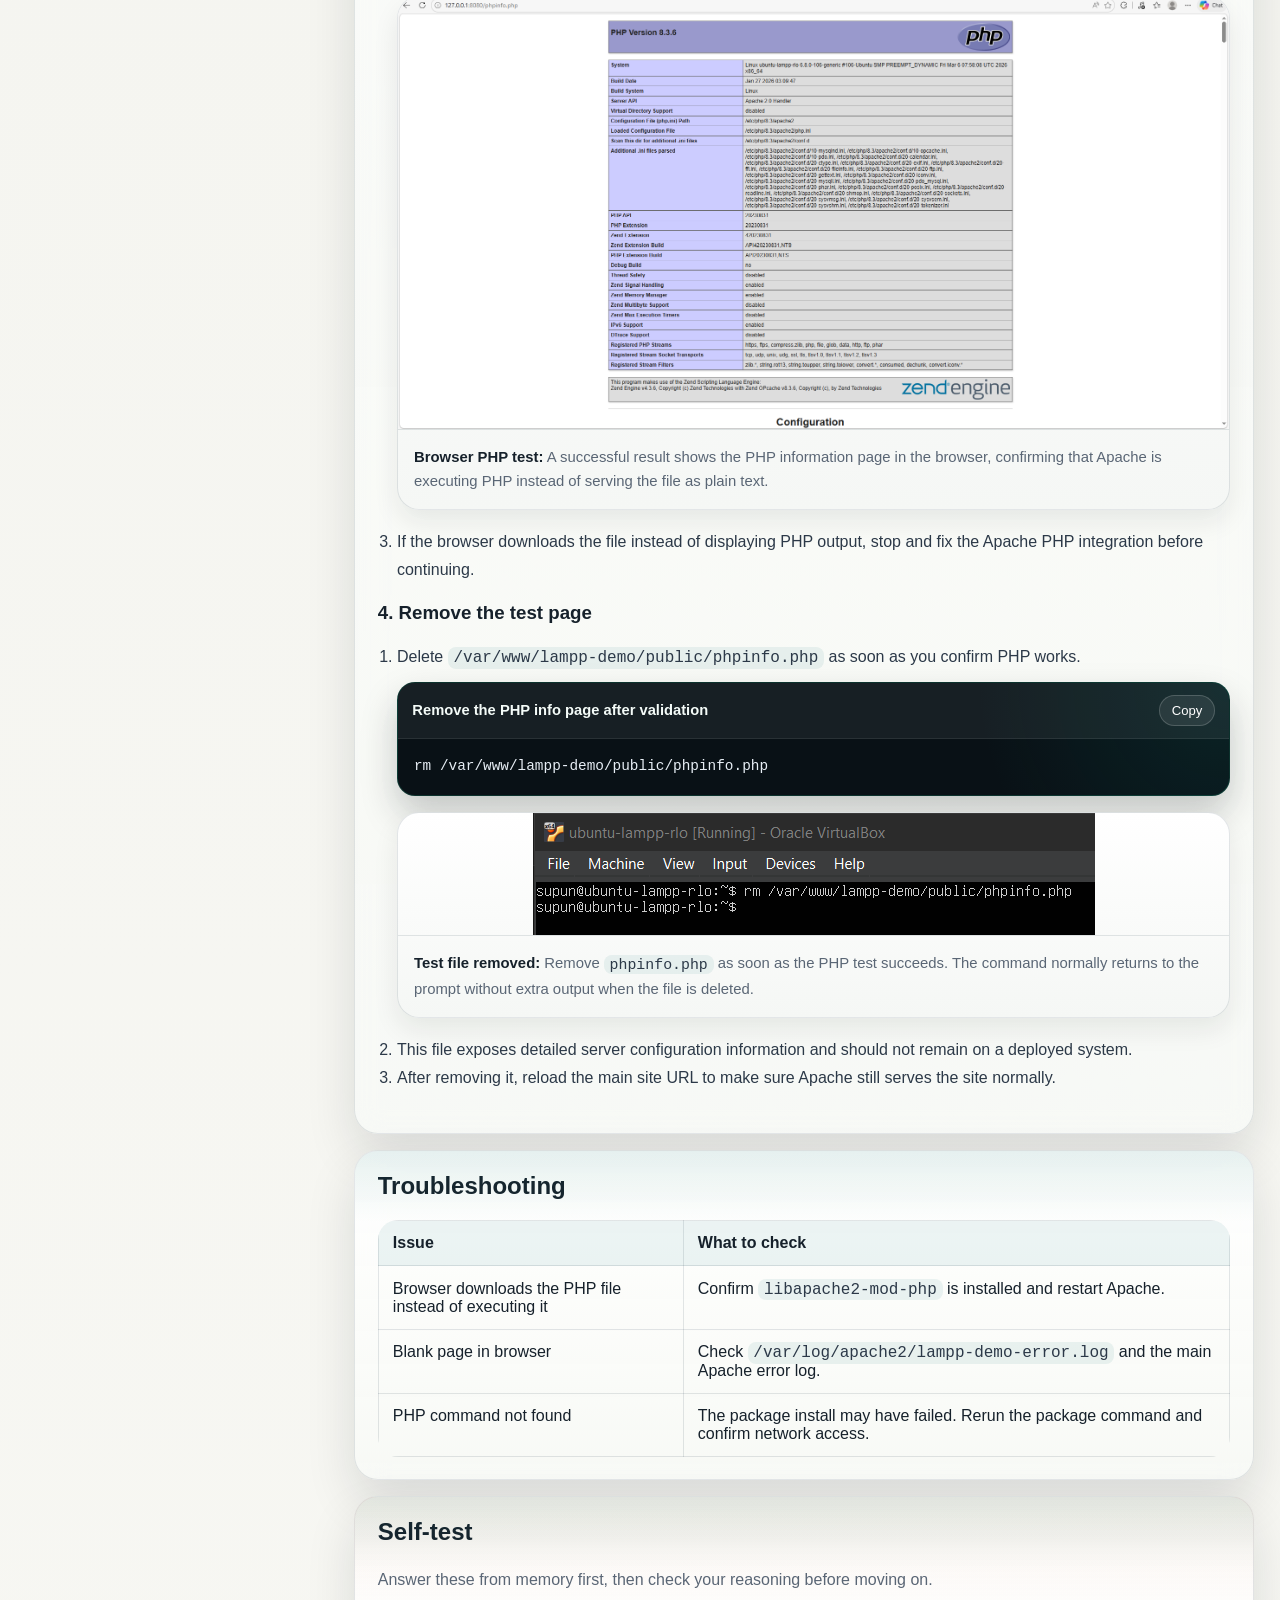
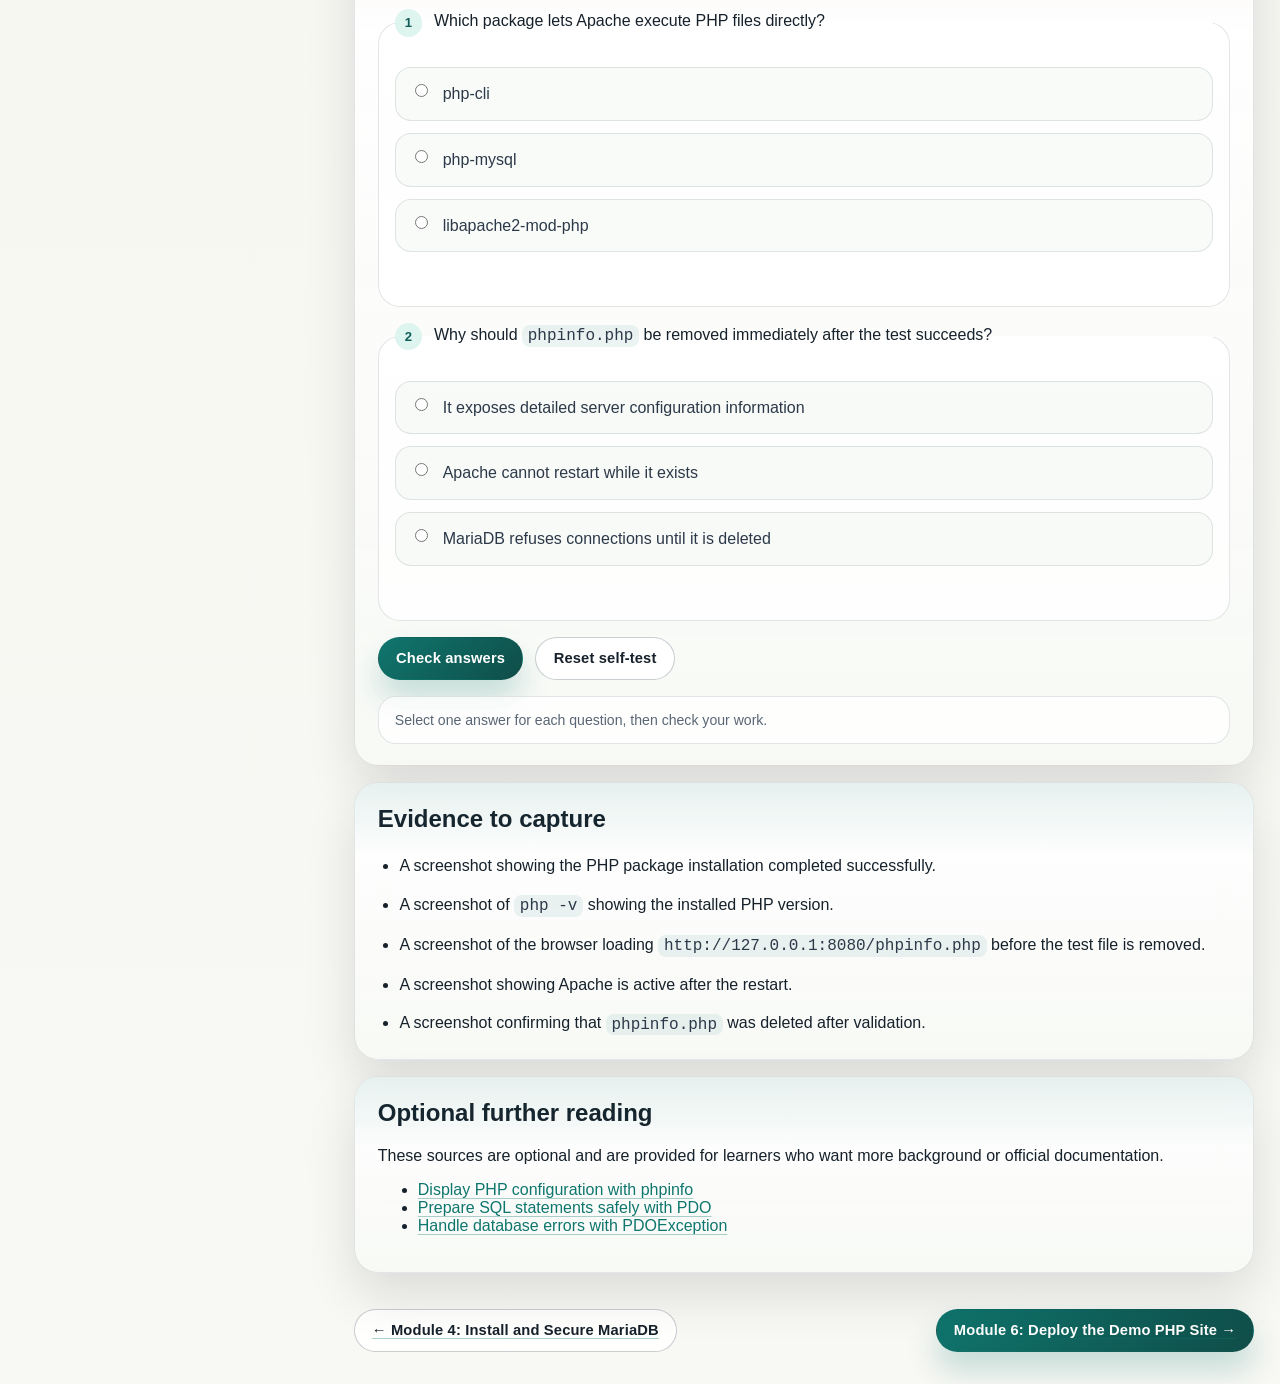
<file: modules/05-php.html>
<!--
  Name: Supun De Silva
  Athabasca ID: 3508216
  Title: 05-php.html
  Date: March 22, 2026
  Description: Module 5 page for installing PHP, validating Apache integration, and testing PHP in the browser.
  Author: Supun De Silva
  Version: 1.0
  Copyright: 2026 Supun De Silva

  Documentation:
  Purpose:
  This page walks learners through installing the PHP runtime and Apache integration, confirming the CLI installation, and validating PHP execution with a temporary browser test.

  Structure:
  Shared sidebar navigation, module header, checklist, guided PHP steps, troubleshooting, evidence prompts, further reading, and footer navigation.
-->
<!doctype html>
<html lang="en">
<head>
  <meta charset="utf-8">
  <meta name="viewport" content="width=device-width, initial-scale=1">
  <title>Module 5: Install PHP and Connect It to Apache — Production-Oriented LAMPP Stack on Ubuntu Server</title>
  <link rel="stylesheet" href="../styles.css">
</head>
<body>
  <!-- Shared application shell: persistent sidebar plus scrolling content area. -->
  <div class="site-shell">
    <!-- Shared navigation sidebar used across the full RLO. -->
    <aside class="sidebar">
      <div class="brand">
        <h1>Production-Oriented LAMPP Stack on Ubuntu Server</h1>
        <p>A reusable learning object for graduate IS students and early-career developers</p>
      </div>
      <div class="nav-section">
        <div class="nav-label">Navigation</div>
        <ul class="nav-list"><li><a class="" href="../index.html">Overview</a></li>
<li><a class="" href="00-introduction-planning.html">Module 0: Introduction and Planning</a></li>
<li><a class="" href="01-vm-ubuntu-install.html">Module 1: VM Creation and Ubuntu Server Installation</a></li>
<li><a class="" href="02-hardening.html">Module 2: Baseline Configuration and Hardening</a></li>
<li><a class="" href="03-apache.html">Module 3: Install Apache and Configure a Virtual Host</a></li>
<li><a class="" href="04-mariadb.html">Module 4: Install and Secure MariaDB</a></li>
<li><a class="active" href="05-php.html">Module 5: Install PHP and Connect It to Apache</a></li>
<li><a class="" href="06-demo-php-site.html">Module 6: Deploy the Demo PHP Site</a></li>
        <li><a class="" href="07-python-automation.html">Module 7 - Install Python and Run an Automation Script</a></li>
<li><a class="" href="08-final-validation.html">Module 8: Final Validation and Evidence Package</a></li>
<li><a class="" href="../references.html">References</a></li></ul>
      </div>
    </aside>
    <!-- Main content column for this page. -->
    <main class="main">
      <!-- Module page wrapper: summary, checklist, instructions, and support material. -->
      <article class="module-page">
  <!-- Module header with title, scope, timing, and progress tracker. -->
  <header>
    <div class="eyebrow">Hands-on module</div>
    <h1>Module 5: Install PHP and Connect It to Apache</h1>
    <p class="summary summary-wide">Install PHP, the Apache PHP module, and the MariaDB driver, then confirm PHP executes in the browser.</p>
    <div class="meta-row">
      <span class="meta-chip">Estimated time: 10 to 15 minutes</span>
    </div>
    <div class="module-progress panel" aria-label="Module progress">
      <div class="module-progress-head">
        <div class="module-progress-title">Module progress</div>
        <div class="small" data-progress-label>0 of 0 checkpoints completed</div>
      </div>
      <div class="progress">
        <div class="progress-bar"><div class="progress-fill"></div></div>
      </div>
    </div>
  </header>
  <!-- Completion targets and the learner checklist sit side by side on larger screens. -->
  <section class="two-col">
    <div class="panel">
      <h2 style="margin-top:0;">What you will complete</h2>
      <ul class="completion-list"><li>Install PHP and the required packages.</li><li>Restart Apache so PHP execution is active.</li><li>Confirm that PHP runs correctly.</li></ul>
    </div>
    <aside class="checklist-box">
      <h3>Verification checklist</h3>
      <ul class="checklist" data-checklist-key="05-php"><li><input type="checkbox" data-track-checklist aria-label="The php -v command reports a PHP version."><span>The <code>php -v</code> command reports a PHP version.</span></li><li><input type="checkbox" data-track-checklist aria-label="Visiting http://127.0.0.1:8080/phpinfo.php loads a PHP info page before you remove it."><span>Visiting <code>http://127.0.0.1:8080/phpinfo.php</code> loads a PHP info page before you remove it.</span></li><li><input type="checkbox" data-track-checklist aria-label="Apache remains active after restart."><span>Apache remains active after restart.</span></li></ul>
    </aside>
  </section>
  <!-- Short conceptual framing anchors the module to the cited reference material. -->
  <section class="panel" style="margin-top:1rem;">
    <h2 style="margin-top:0;">Background</h2>
    <p>PHP adds the dynamic application layer that sits between Apache and the database. Ubuntu's PHP guidance covers the server-side integration work required to execute PHP through Apache, and PDO provides the database abstraction layer that will be used to connect the application to MariaDB in the next module <a class="citation" href="../references.html#ref-11">[11]</a>, <a class="citation" href="../references.html#ref-12">[12]</a>.</p>
  </section>
  <!-- Guided build steps for the hands-on work in this module. -->
  <section class="panel" style="margin-top:1rem;">
    <h2 style="margin-top:0;">Steps</h2>
<div class="step-card"><h2>Install PHP packages</h2>
<p>PHP adds server-side processing to the Apache site you created in Module 3. Install the runtime, the Apache integration module, command-line support, and the MariaDB driver in one pass.</p>
<h3>1. Install the required packages</h3>
<ol>
  <li>Run <code>sudo apt install php libapache2-mod-php php-cli php-mysql -y</code>.
        <div class="command-block">
          <div class="command-head"><strong>Install PHP and common packages for this RLO</strong><button class="copy-btn" data-copy="sudo apt install php libapache2-mod-php php-cli php-mysql -y">Copy</button></div>
          <pre><code>sudo apt install php libapache2-mod-php php-cli php-mysql -y</code></pre>
        </div>
        <figure class="step-visual step-visual-wide">
          <img src="../assets/module_5/1.1.png" alt="Ubuntu Server terminal showing the PHP packages being installed, PHP modules being configured, and the command returning to the shell prompt." loading="lazy">
          <figcaption><strong>PHP package install:</strong> Let the package installation finish completely. A successful run returns to the shell prompt after the PHP runtime, Apache module, CLI tools, and MariaDB driver are configured.</figcaption>
        </figure>
  </li>
  <li>Wait for the installation to complete fully before testing anything in the browser.</li>
  <li>If package installation fails, resolve that problem before moving on to Apache restart or PHP file creation.</li>
</ol>
<h3>2. Know what each package provides</h3>
<ol>
  <li><code>php</code> installs the main PHP runtime.</li>
  <li><code>libapache2-mod-php</code> lets Apache execute PHP files directly.</li>
  <li><code>php-cli</code> gives you the <code>php</code> command in the terminal.</li>
  <li><code>php-mysql</code> provides the database driver support that the later PHP demo page will need.</li>
</ol>
<h3>3. Verify the CLI installation</h3>
<ol>
  <li>Run <code>php -v</code> after installation.
        <div class="command-block">
          <div class="command-head"><strong>Check the PHP version in the shell</strong><button class="copy-btn" data-copy="php -v">Copy</button></div>
          <pre><code>php -v</code></pre>
        </div>
        <figure class="step-visual step-visual-wide">
          <img src="../assets/module_5/1.2.png" alt="Ubuntu Server terminal showing the php -v command returning the installed PHP version information." loading="lazy">
          <figcaption><strong>CLI version check:</strong> The <code>php -v</code> command should report the installed PHP version and confirm that the CLI binary is available from the shell.</figcaption>
        </figure>
  </li>
  <li>Confirm that PHP reports a version number instead of a command-not-found error.</li>
  <li>Capture the PHP version output as evidence that the CLI installation completed successfully.</li>
</ol>
</div>
<div class="step-card"><h2>Restart Apache and test PHP</h2>
<p>After installing the Apache PHP module, restart the web server and use a temporary test page to confirm that PHP is being interpreted instead of downloaded as plain text.</p>
<h3>1. Restart Apache</h3>
<ol>
  <li>Run <code>sudo systemctl restart apache2.service</code>.
        <div class="command-block">
          <div class="command-head"><strong>Restart Apache after PHP installation</strong><button class="copy-btn" data-copy="sudo systemctl restart apache2.service">Copy</button></div>
          <pre><code>sudo systemctl restart apache2.service</code></pre>
        </div>
  </li>
  <li>Check the service status after the restart to confirm Apache is active.
        <div class="command-block">
          <div class="command-head"><strong>Check the Apache service status</strong><button class="copy-btn" data-copy="sudo systemctl status apache2 --no-pager">Copy</button></div>
          <pre><code>sudo systemctl status apache2 --no-pager</code></pre>
        </div>
        <figure class="step-visual step-visual-wide">
          <img src="../assets/module_5/2.1.png" alt="Ubuntu Server terminal showing sudo systemctl restart apache2.service followed by sudo systemctl status apache2 --no-pager with Apache active and running." loading="lazy">
          <figcaption><strong>Apache restart check:</strong> After the restart, confirm that <code>apache2.service</code> is <code>active (running)</code>. The common hostname warning in the log output is acceptable here as long as the service remains active.</figcaption>
        </figure>
  </li>
  <li>Do not continue until Apache is active again.</li>
</ol>
<h3>2. Create a temporary PHP test file</h3>
<ol>
  <li>Create <code>phpinfo.php</code> inside <code>/var/www/lampp-demo/public</code>.
        <div class="command-block">
          <div class="command-head"><strong>Create a temporary PHP test file</strong><button class="copy-btn" data-copy="cat &lt;&lt;&#x27;PHP&#x27; &gt; /var/www/lampp-demo/public/phpinfo.php
&lt;?php
phpinfo();
PHP">Copy</button></div>
          <pre><code>cat &lt;&lt;&#x27;PHP&#x27; &gt; /var/www/lampp-demo/public/phpinfo.php
&lt;?php
phpinfo();
PHP</code></pre>
        </div>
        <figure class="step-visual step-visual-wide">
          <img src="../assets/module_5/2.2.png" alt="Ubuntu Server terminal showing the heredoc command used to create /var/www/lampp-demo/public/phpinfo.php." loading="lazy">
          <figcaption><strong>PHP test file:</strong> The heredoc command writes the temporary <code>phpinfo.php</code> file and then returns to the shell prompt with no extra output when it succeeds.</figcaption>
        </figure>
  </li>
  <li>Put only <code>&lt;?php phpinfo();</code> in the file so the test stays simple.</li>
  <li>Save the file and make sure it exists in the same document root used by your virtual host.</li>
</ol>
<h3>3. Test in the browser</h3>
<ol>
  <li>From the host machine, open <code>http://127.0.0.1:8080/phpinfo.php</code> in a browser.</li>
  <li>Confirm that a PHP information page loads. You should see PHP version details and configuration sections.
        <figure class="step-visual step-visual-wide">
          <img src="../assets/module_5/2.3.png" alt="Host browser showing the PHP information page loaded from http://127.0.0.1:8080/phpinfo.php." loading="lazy">
          <figcaption><strong>Browser PHP test:</strong> A successful result shows the PHP information page in the browser, confirming that Apache is executing PHP instead of serving the file as plain text.</figcaption>
        </figure>
  </li>
  <li>If the browser downloads the file instead of displaying PHP output, stop and fix the Apache PHP integration before continuing.</li>
</ol>
<h3>4. Remove the test page</h3>
<ol>
  <li>Delete <code>/var/www/lampp-demo/public/phpinfo.php</code> as soon as you confirm PHP works.
        <div class="command-block">
          <div class="command-head"><strong>Remove the PHP info page after validation</strong><button class="copy-btn" data-copy="rm /var/www/lampp-demo/public/phpinfo.php">Copy</button></div>
          <pre><code>rm /var/www/lampp-demo/public/phpinfo.php</code></pre>
        </div>
        <figure class="step-visual step-visual-wide">
          <img src="../assets/module_5/2.4.png" alt="Ubuntu Server terminal showing the rm command deleting /var/www/lampp-demo/public/phpinfo.php and returning to the shell prompt." loading="lazy">
          <figcaption><strong>Test file removed:</strong> Remove <code>phpinfo.php</code> as soon as the PHP test succeeds. The command normally returns to the prompt without extra output when the file is deleted.</figcaption>
        </figure>
  </li>
  <li>This file exposes detailed server configuration information and should not remain on a deployed system.</li>
  <li>After removing it, reload the main site URL to make sure Apache still serves the site normally.</li>
</ol>
</div>
  </section>
<!-- Common issues learners can check before repeating the whole module. -->
<section class="panel" style="margin-top:1rem;"><h2 style="margin-top:0;">Troubleshooting</h2>
<table class="trouble"><thead><tr><th>Issue</th><th>What to check</th></tr></thead><tbody>
<tr><td>Browser downloads the PHP file instead of executing it</td><td>Confirm <code>libapache2-mod-php</code> is installed and restart Apache.</td></tr>
<tr><td>Blank page in browser</td><td>Check <code>/var/log/apache2/lampp-demo-error.log</code> and the main Apache error log.</td></tr>
<tr><td>PHP command not found</td><td>The package install may have failed. Rerun the package command and confirm network access.</td></tr>
</tbody></table></section>
<!-- Evidence prompts show which screenshots or notes should be retained for assessment. -->
<section class="panel" style="margin-top:1rem;"><h2 style="margin-top:0;">Evidence to capture</h2>
<ul class="evidence-list">
  <li>A screenshot showing the PHP package installation completed successfully.</li>
  <li>A screenshot of <code>php -v</code> showing the installed PHP version.</li>
  <li>A screenshot of the browser loading <code>http://127.0.0.1:8080/phpinfo.php</code> before the test file is removed.</li>
  <li>A screenshot showing Apache is active after the restart.</li>
  <li>A screenshot confirming that <code>phpinfo.php</code> was deleted after validation.</li>
</ul>
</section>

<!-- Optional official references for learners who want more detail after finishing the module. -->
<section class="panel" style="margin-top:1rem;"><h2 style="margin-top:0;">Optional further reading</h2>
<p>These sources are optional and are provided for learners who want more background or official documentation.</p>
<ul>
  <li><a class="reference-url" href="https://www.php.net/manual/en/function.phpinfo.php" target="_blank" rel="noopener noreferrer">Display PHP configuration with phpinfo</a></li>
  <li><a class="reference-url" href="https://www.php.net/manual/en/pdo.prepare.php" target="_blank" rel="noopener noreferrer">Prepare SQL statements safely with PDO</a></li>
  <li><a class="reference-url" href="https://www.php.net/manual/en/class.pdoexception.php" target="_blank" rel="noopener noreferrer">Handle database errors with PDOException</a></li>
</ul>
</section>

      <!-- Footer navigation connects the learner to the previous and next pages in sequence. -->
      <div class="footer-nav">
        <a class="button secondary" href="04-mariadb.html">← Module 4: Install and Secure MariaDB</a>
        <a class="button primary" href="06-demo-php-site.html">Module 6: Deploy the Demo PHP Site →</a>
      </div>
    
</article>
    </main>
  </div>
  <script src="../script.js"></script>
</body>
</html>
</file>
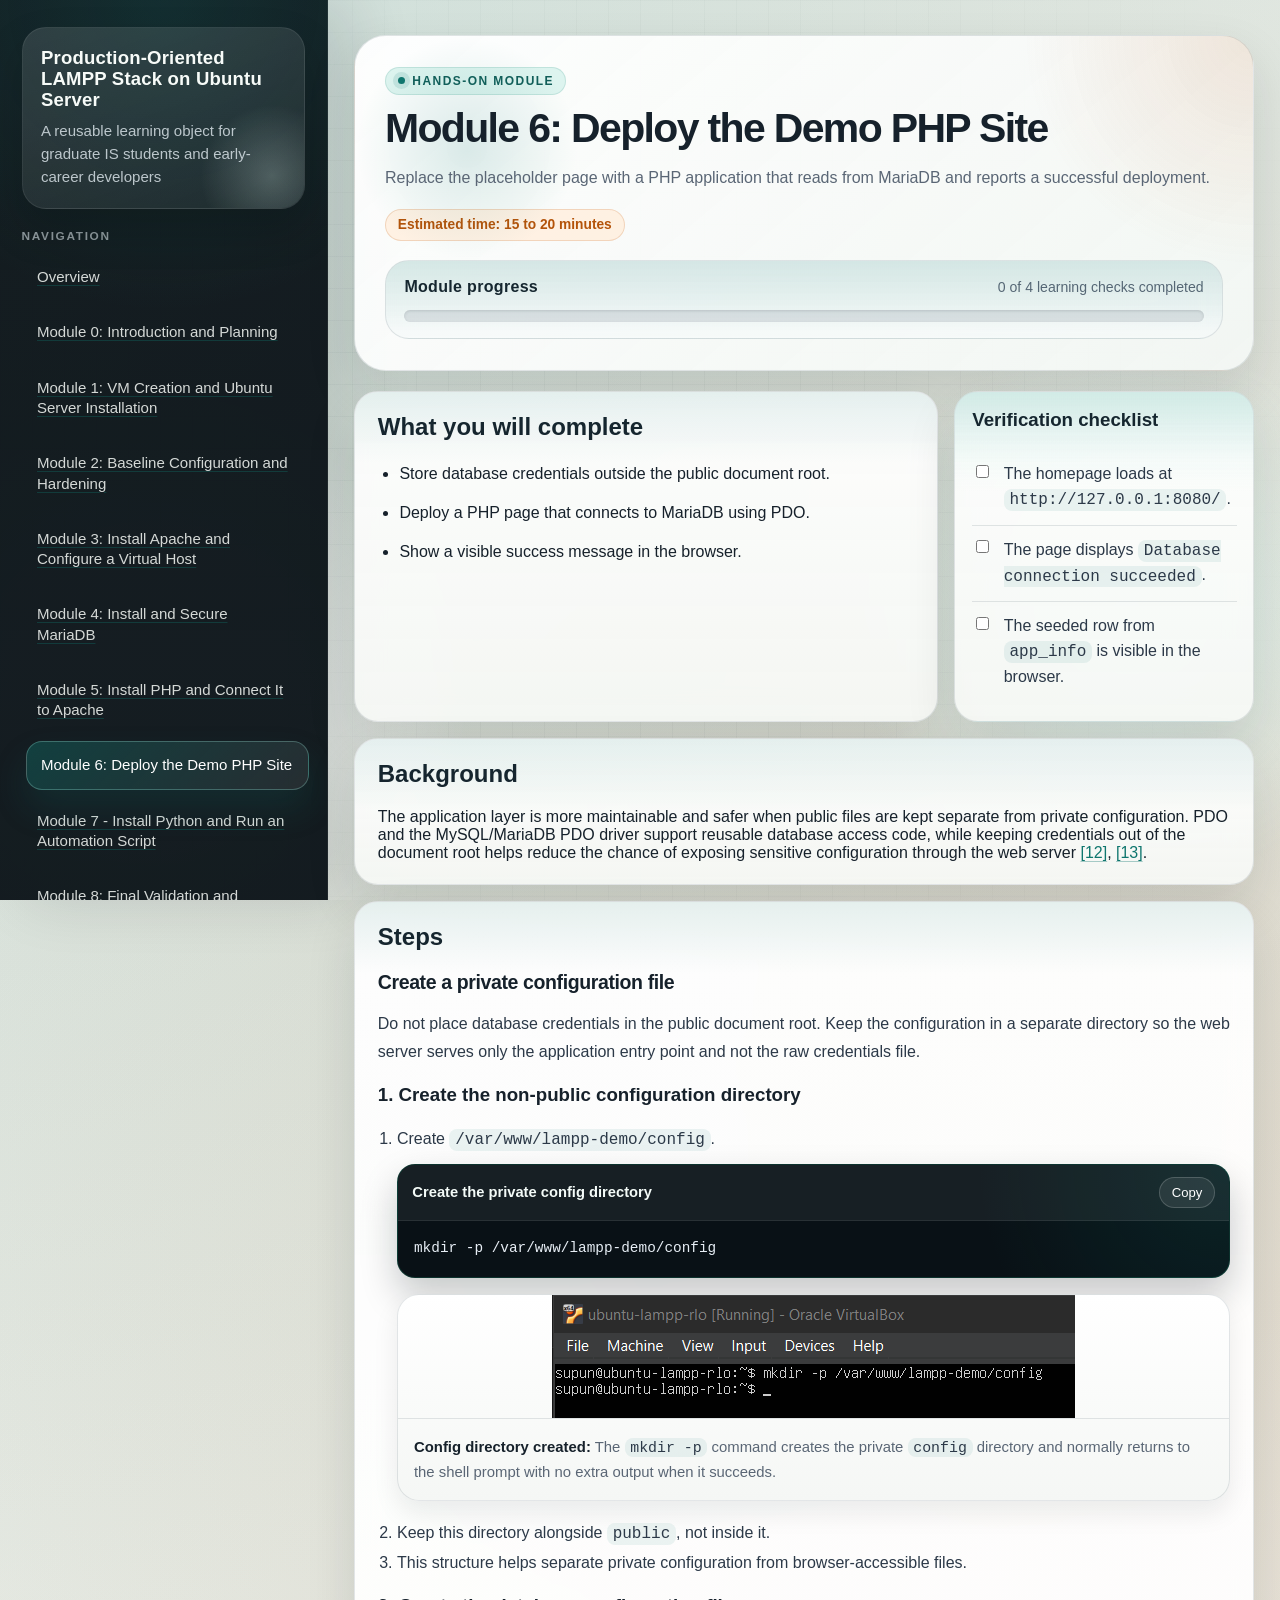
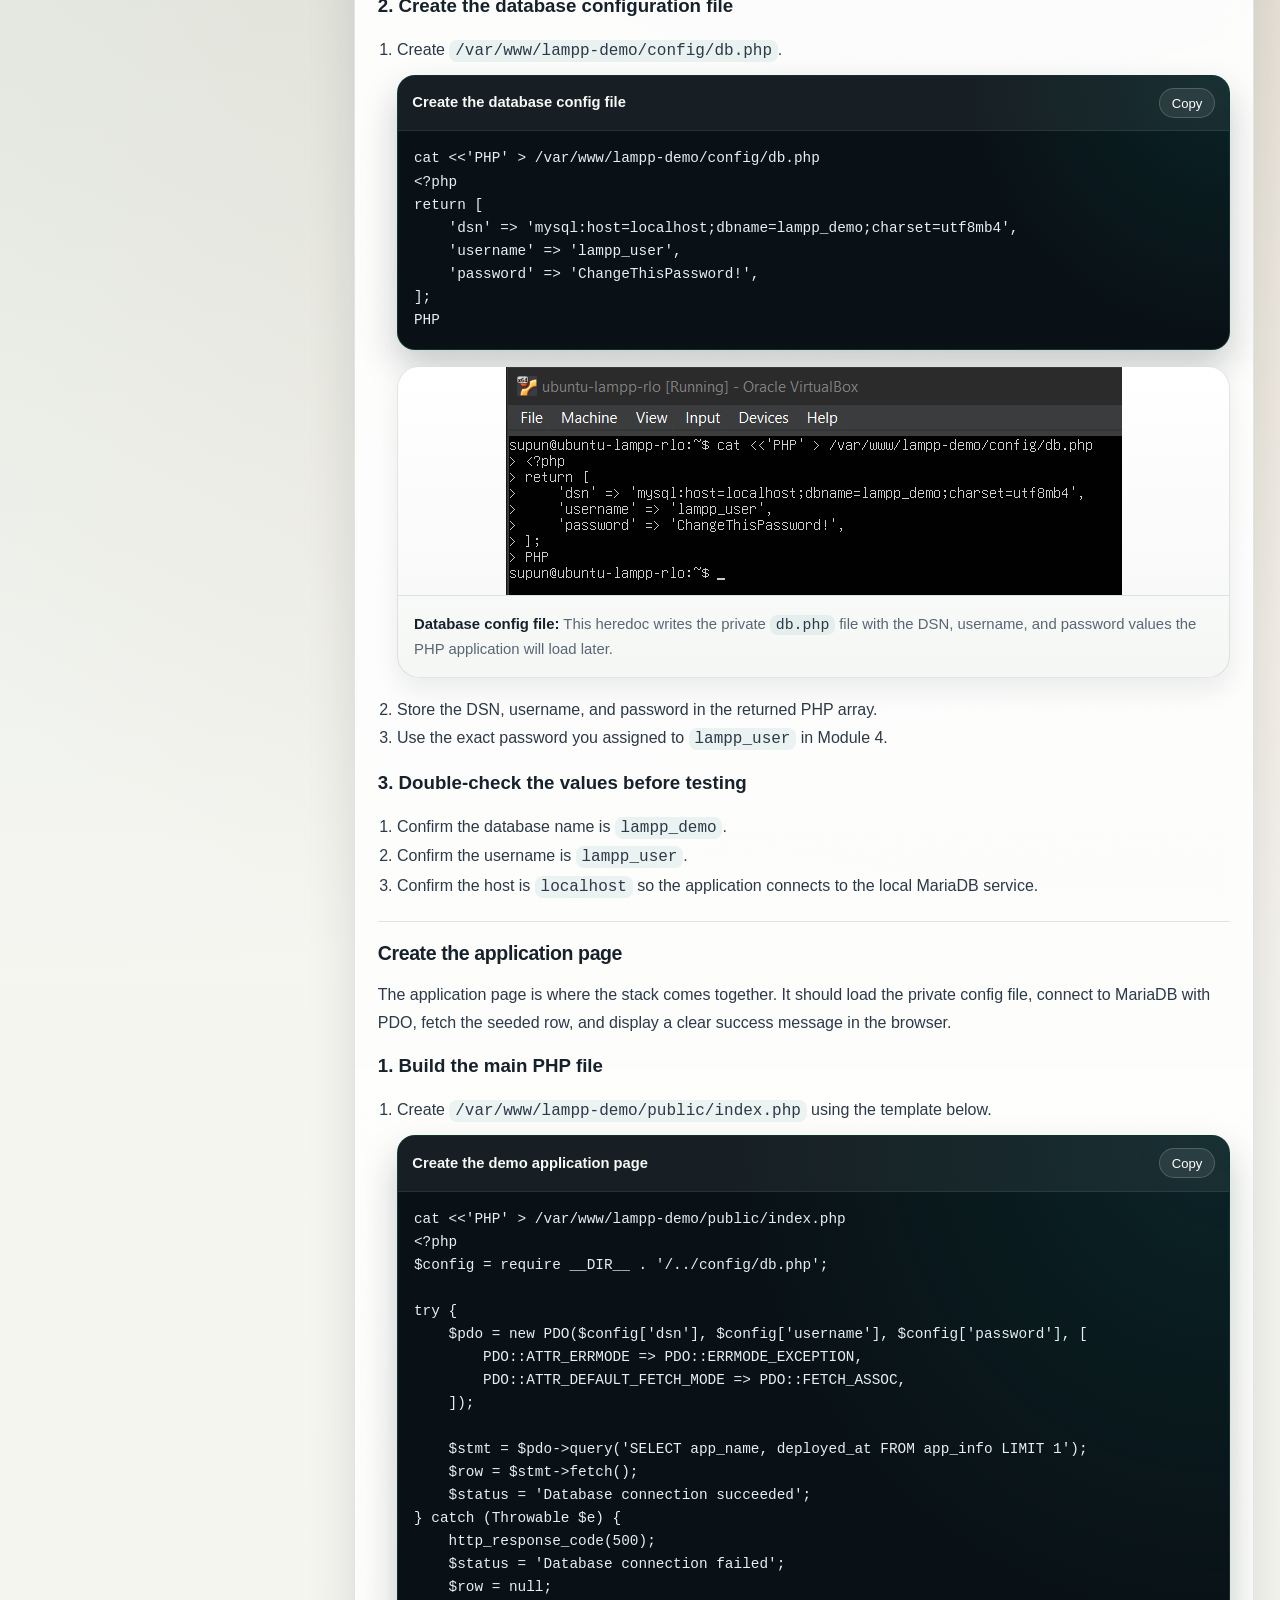
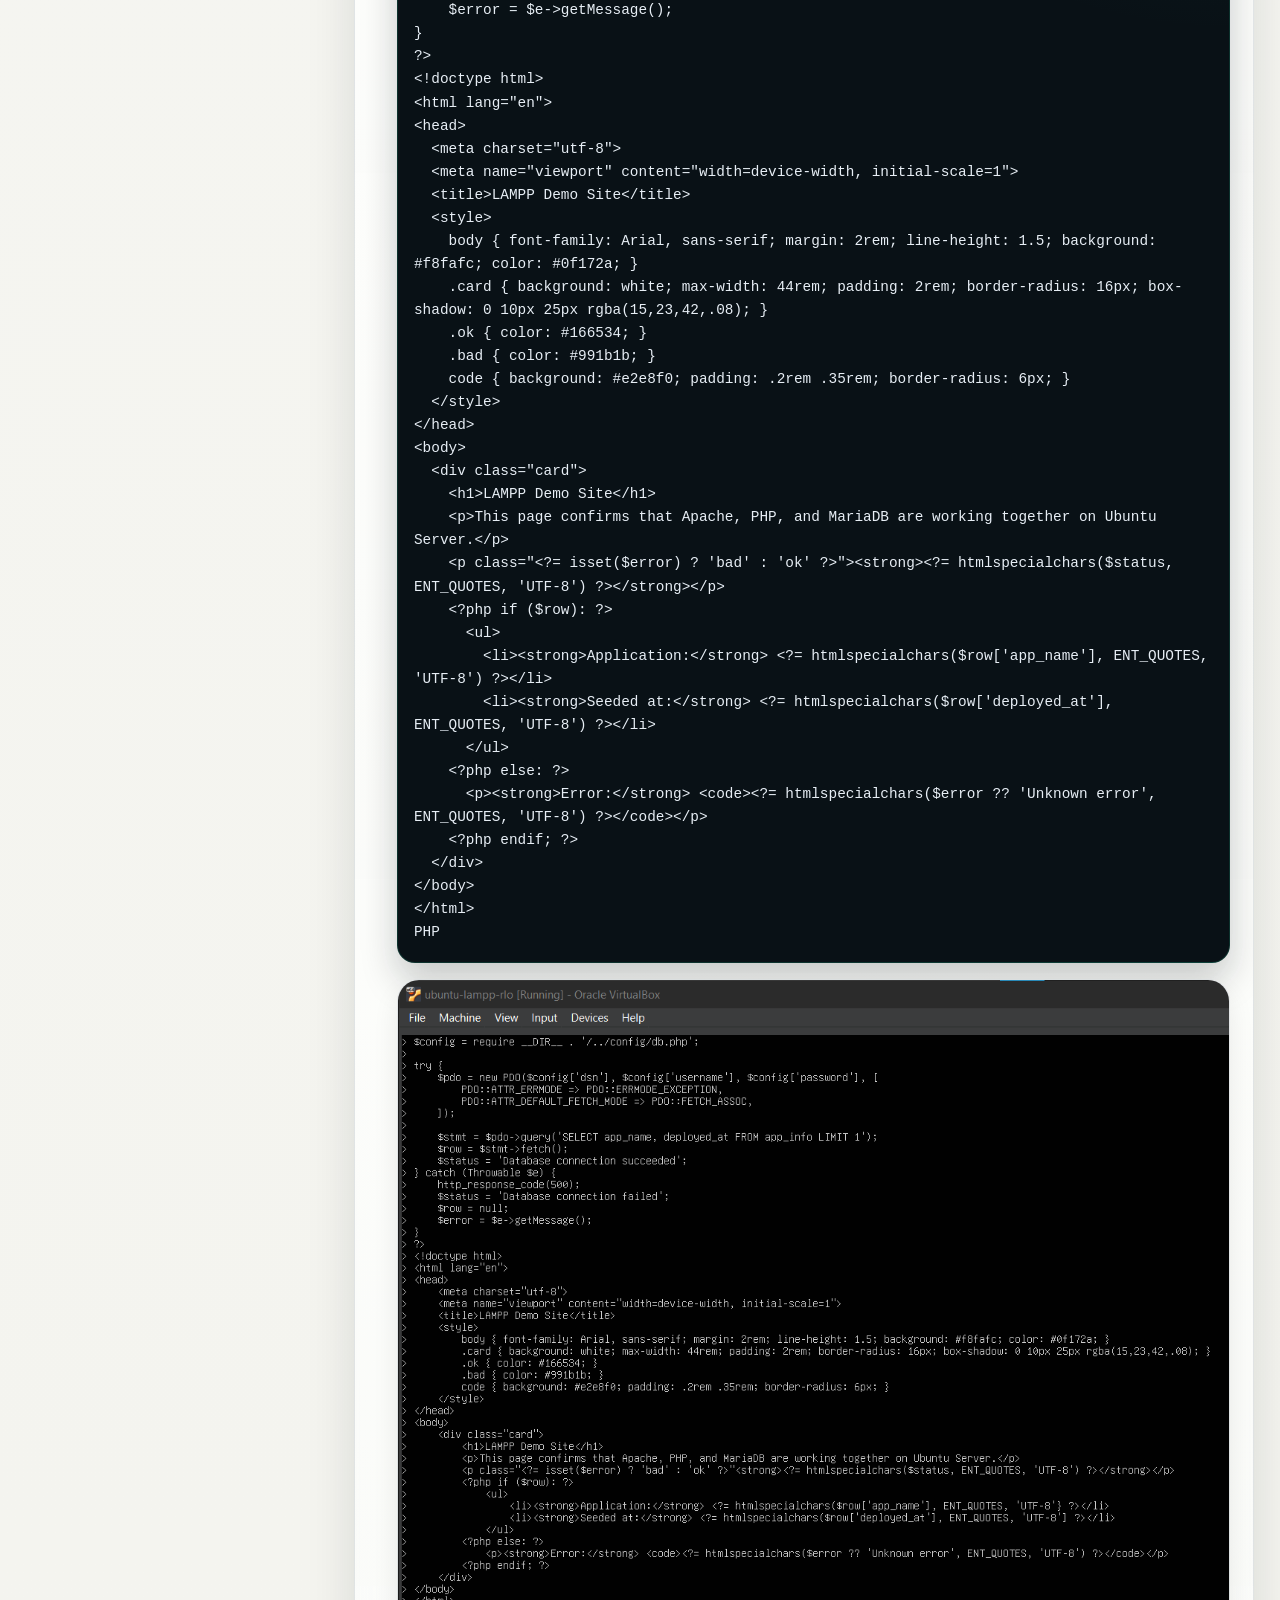
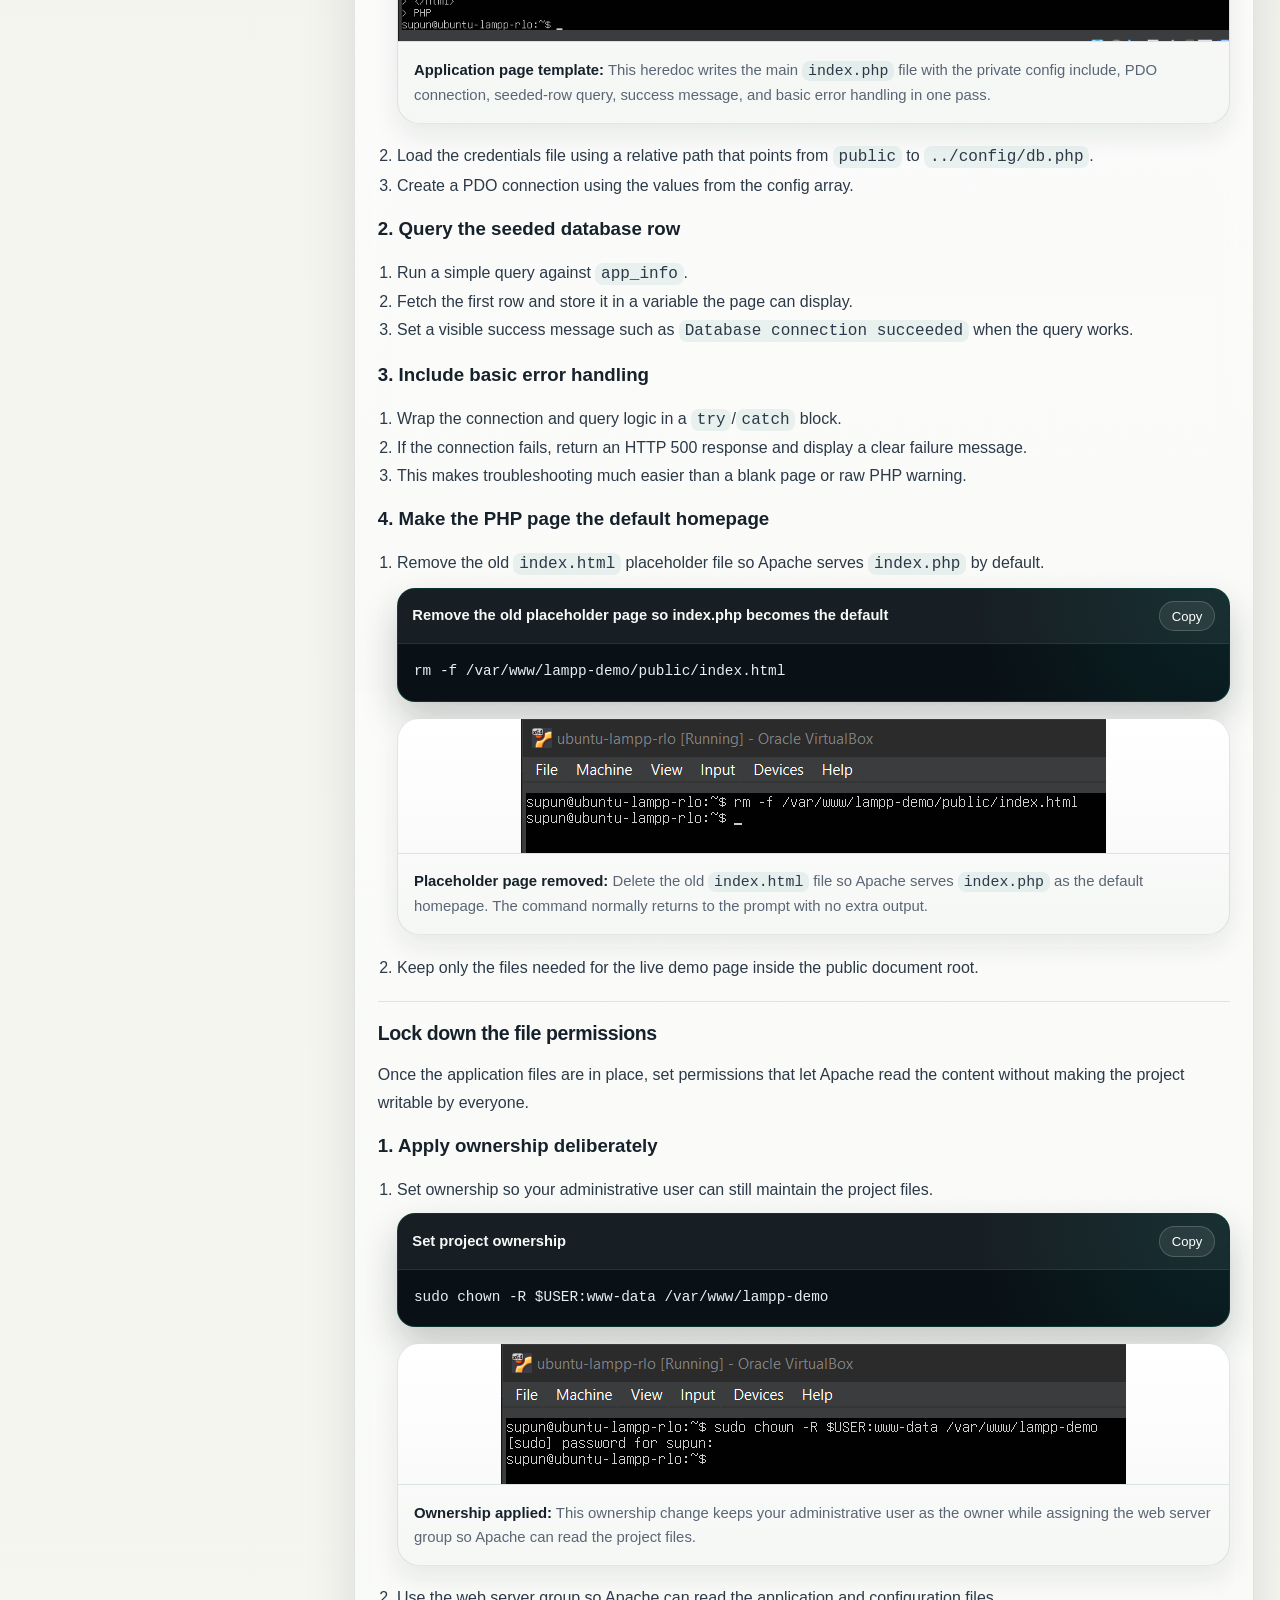
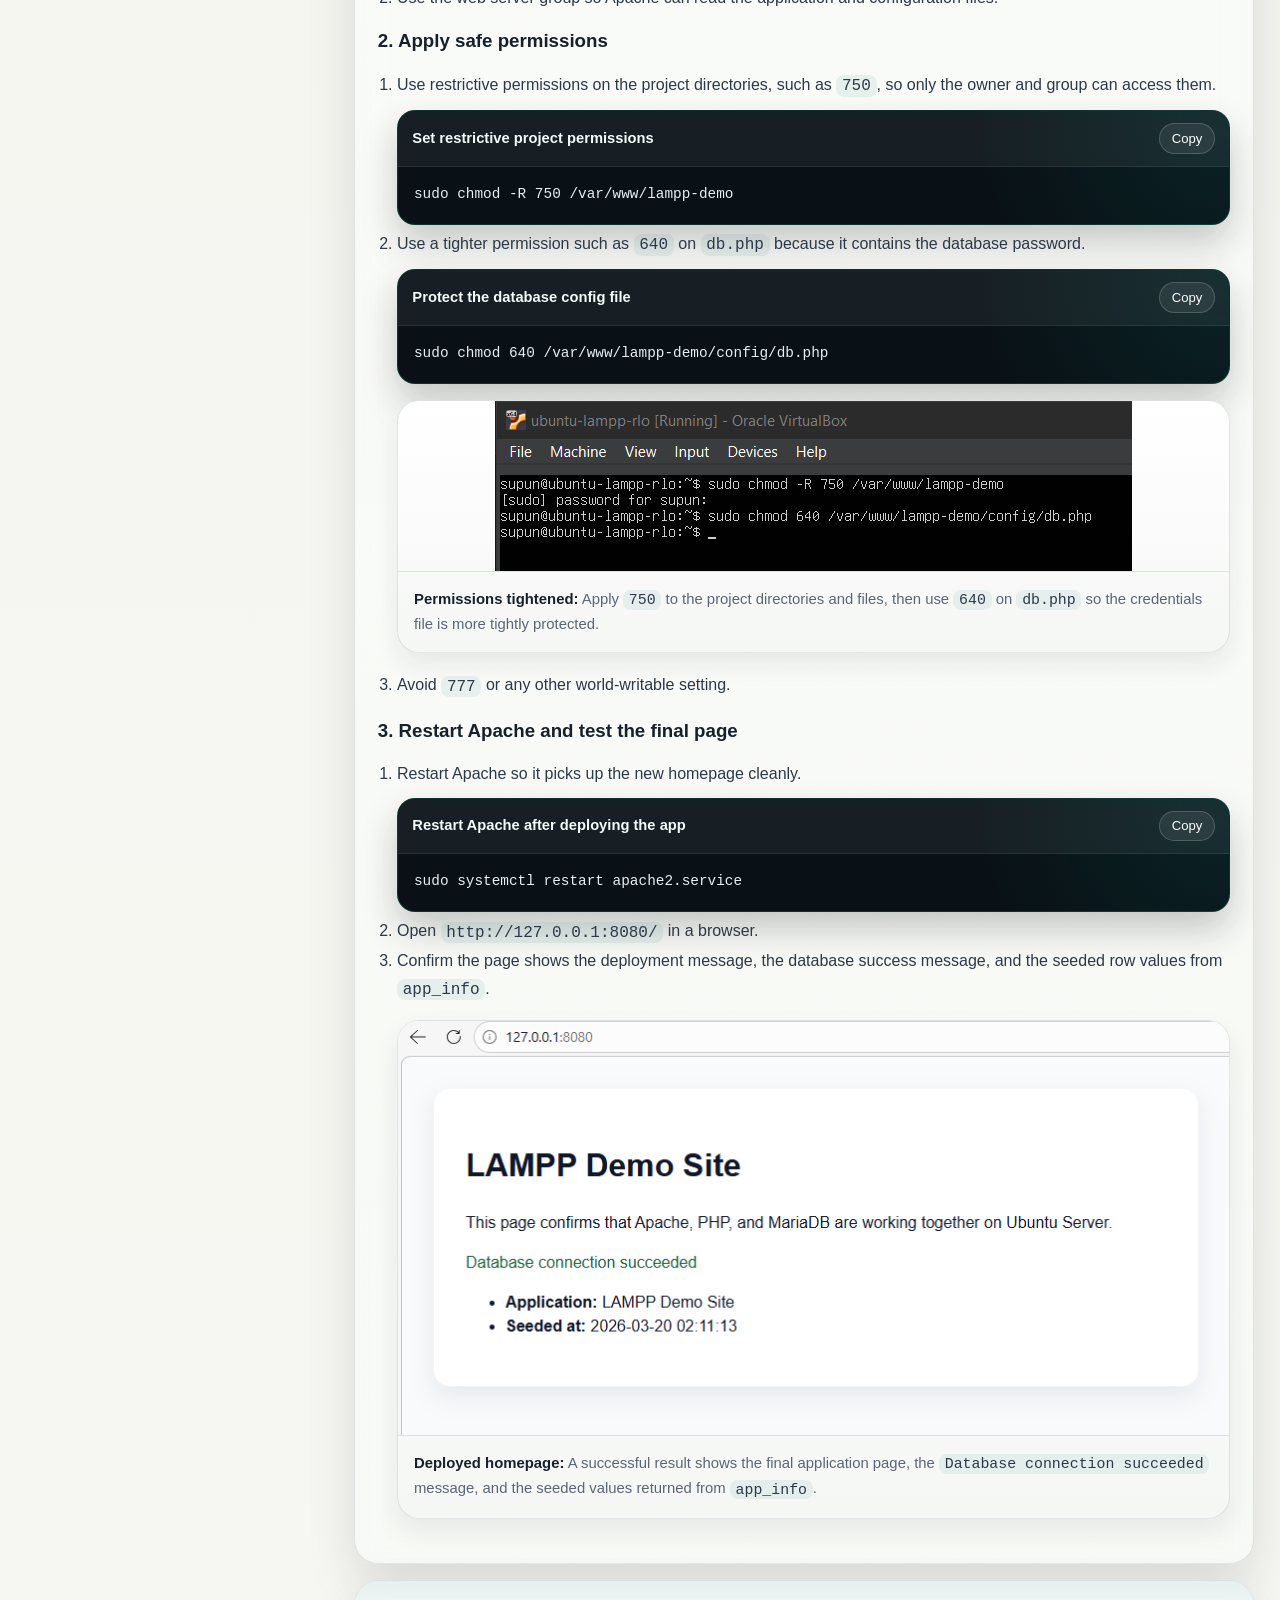
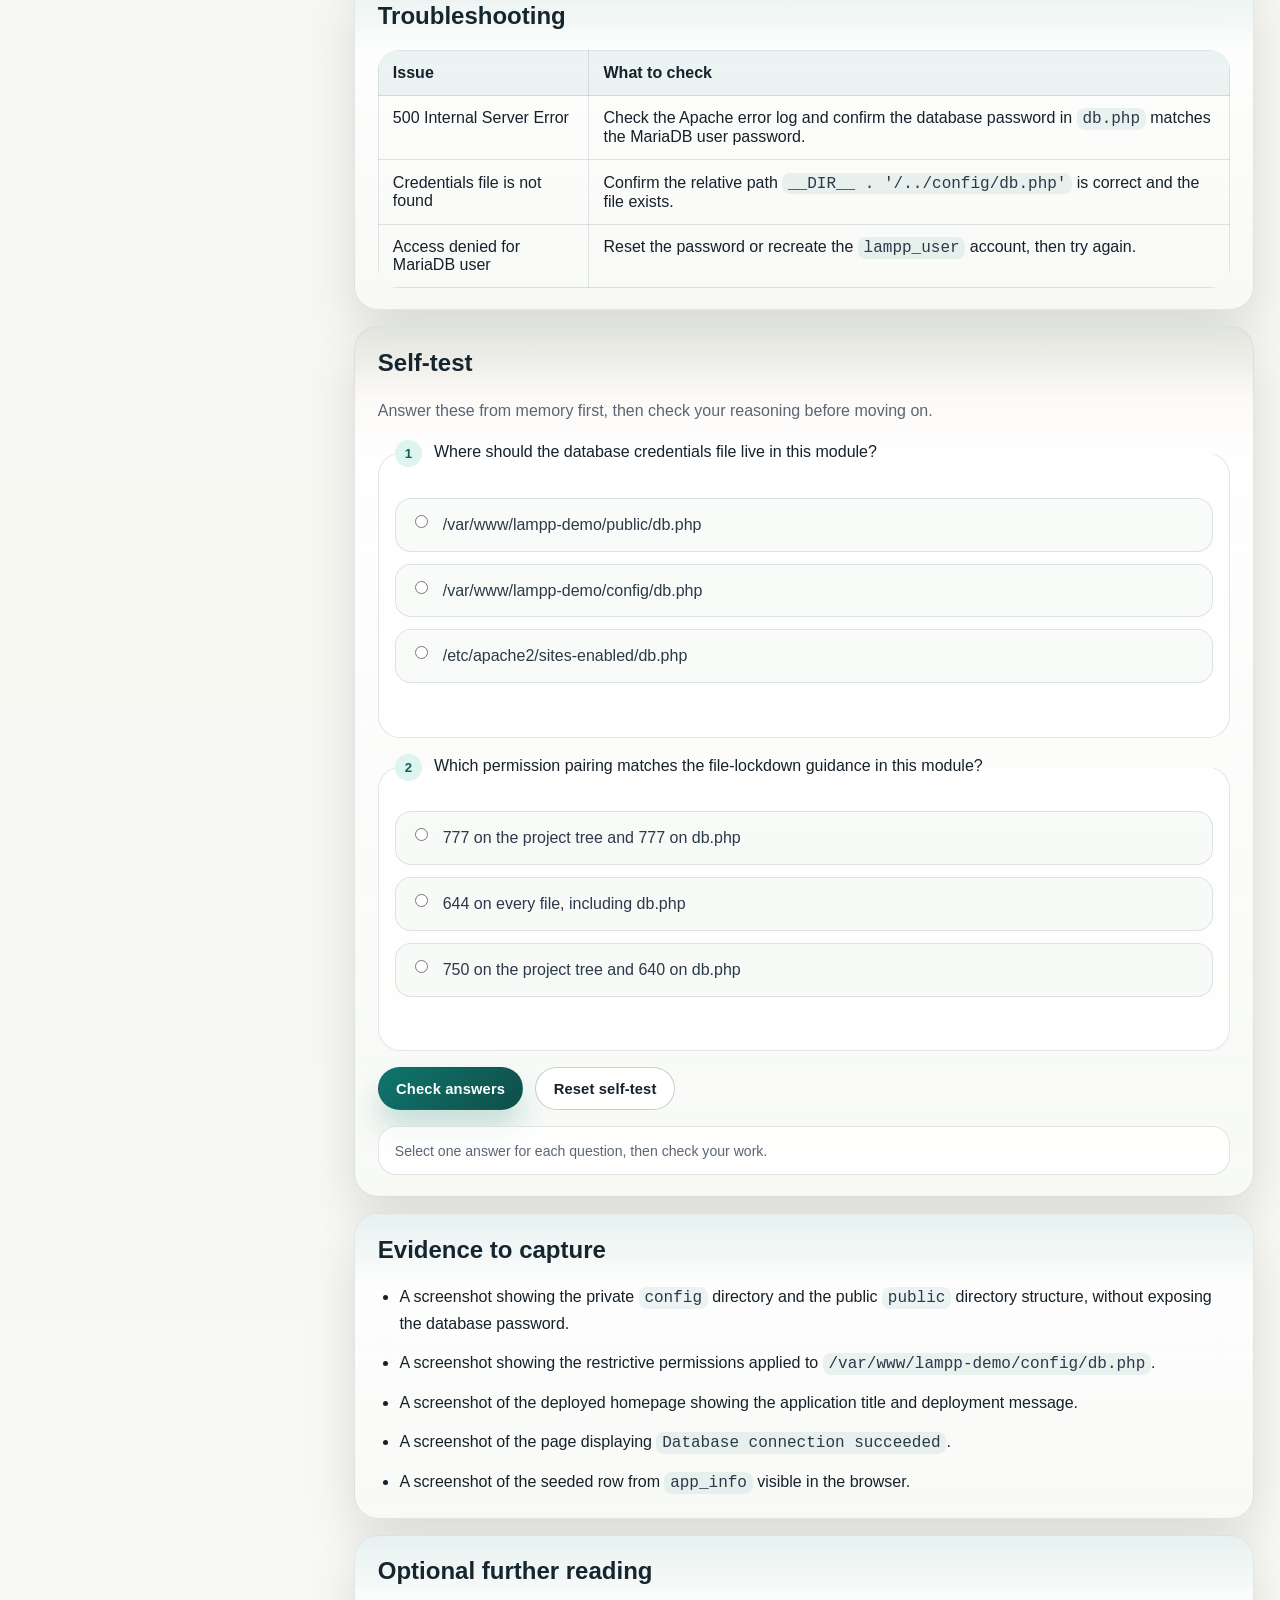
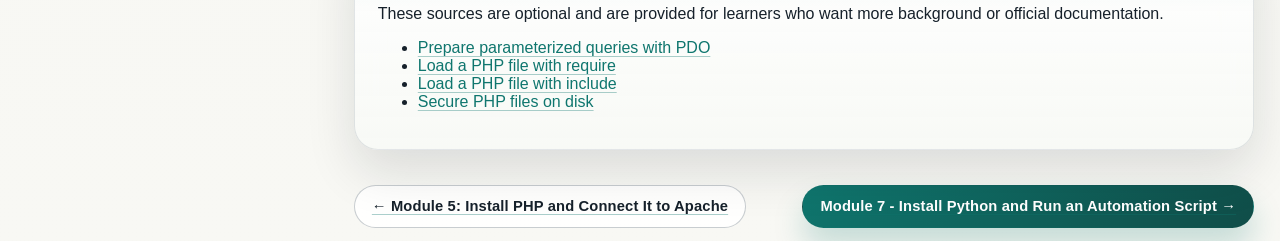
<file: modules/06-demo-php-site.html>
<!--
  Name: Supun De Silva
  Athabasca ID: 3508216
  Title: 06-demo-php-site.html
  Date: March 22, 2026
  Description: Module 6 page for deploying the demo PHP site and connecting it to MariaDB.
  Author: Supun De Silva
  Version: 1.0
  Copyright: 2026 Supun De Silva

  Documentation:
  Purpose:
  This page shows learners how to create a private configuration file, build the public PHP page, lock down the file permissions, and validate the final application in the browser.

  Structure:
  Shared sidebar navigation, module header, checklist, guided deployment steps, troubleshooting, evidence prompts, further reading, and footer navigation.
-->
<!doctype html>
<html lang="en">
<head>
  <meta charset="utf-8">
  <meta name="viewport" content="width=device-width, initial-scale=1">
  <title>Module 6: Deploy the Demo PHP Site — Production-Oriented LAMPP Stack on Ubuntu Server</title>
  <link rel="stylesheet" href="../styles.css">
</head>
<body>
  <!-- Shared application shell: persistent sidebar plus scrolling content area. -->
  <div class="site-shell">
    <!-- Shared navigation sidebar used across the full RLO. -->
    <aside class="sidebar">
      <div class="brand">
        <h1>Production-Oriented LAMPP Stack on Ubuntu Server</h1>
        <p>A reusable learning object for graduate IS students and early-career developers</p>
      </div>
      <div class="nav-section">
        <div class="nav-label">Navigation</div>
        <ul class="nav-list"><li><a class="" href="../index.html">Overview</a></li>
<li><a class="" href="00-introduction-planning.html">Module 0: Introduction and Planning</a></li>
<li><a class="" href="01-vm-ubuntu-install.html">Module 1: VM Creation and Ubuntu Server Installation</a></li>
<li><a class="" href="02-hardening.html">Module 2: Baseline Configuration and Hardening</a></li>
<li><a class="" href="03-apache.html">Module 3: Install Apache and Configure a Virtual Host</a></li>
<li><a class="" href="04-mariadb.html">Module 4: Install and Secure MariaDB</a></li>
<li><a class="" href="05-php.html">Module 5: Install PHP and Connect It to Apache</a></li>
<li><a class="active" href="06-demo-php-site.html">Module 6: Deploy the Demo PHP Site</a></li>
        <li><a class="" href="07-python-automation.html">Module 7 - Install Python and Run an Automation Script</a></li>
<li><a class="" href="08-final-validation.html">Module 8: Final Validation and Evidence Package</a></li>
<li><a class="" href="../references.html">References</a></li></ul>
      </div>
    </aside>
    <!-- Main content column for this page. -->
    <main class="main">
      <!-- Module page wrapper: summary, checklist, instructions, and support material. -->
      <article class="module-page">
  <!-- Module header with title, scope, timing, and progress tracker. -->
  <header>
    <div class="eyebrow">Hands-on module</div>
    <h1>Module 6: Deploy the Demo PHP Site</h1>
    <p class="summary summary-wide">Replace the placeholder page with a PHP application that reads from MariaDB and reports a successful deployment.</p>
    <div class="meta-row">
      <span class="meta-chip">Estimated time: 15 to 20 minutes</span>
    </div>
    <div class="module-progress panel" aria-label="Module progress">
      <div class="module-progress-head">
        <div class="module-progress-title">Module progress</div>
        <div class="small" data-progress-label>0 of 0 checkpoints completed</div>
      </div>
      <div class="progress">
        <div class="progress-bar"><div class="progress-fill"></div></div>
      </div>
    </div>
  </header>
  <!-- Completion targets and the learner checklist sit side by side on larger screens. -->
  <section class="two-col">
    <div class="panel">
      <h2 style="margin-top:0;">What you will complete</h2>
      <ul class="completion-list"><li>Store database credentials outside the public document root.</li><li>Deploy a PHP page that connects to MariaDB using PDO.</li><li>Show a visible success message in the browser.</li></ul>
    </div>
    <aside class="checklist-box">
      <h3>Verification checklist</h3>
      <ul class="checklist" data-checklist-key="06-demo-php-site"><li><input type="checkbox" data-track-checklist aria-label="The homepage loads at http://127.0.0.1:8080/."><span>The homepage loads at <code>http://127.0.0.1:8080/</code>.</span></li><li><input type="checkbox" data-track-checklist aria-label="The page displays Database connection succeeded."><span>The page displays <code>Database connection succeeded</code>.</span></li><li><input type="checkbox" data-track-checklist aria-label="The seeded row from app_info is visible in the browser."><span>The seeded row from <code>app_info</code> is visible in the browser.</span></li></ul>
    </aside>
  </section>
  <!-- Short conceptual framing anchors the module to the cited reference material. -->
  <section class="panel" style="margin-top:1rem;">
    <h2 style="margin-top:0;">Background</h2>
    <p>The application layer is more maintainable and safer when public files are kept separate from private configuration. PDO and the MySQL/MariaDB PDO driver support reusable database access code, while keeping credentials out of the document root helps reduce the chance of exposing sensitive configuration through the web server <a class="citation" href="../references.html#ref-12">[12]</a>, <a class="citation" href="../references.html#ref-13">[13]</a>.</p>
  </section>
  <!-- Guided build steps for the hands-on work in this module. -->
  <section class="panel" style="margin-top:1rem;">
    <h2 style="margin-top:0;">Steps</h2>
<div class="step-card"><h2>Create a private configuration file</h2>
<p>Do not place database credentials in the public document root. Keep the configuration in a separate directory so the web server serves only the application entry point and not the raw credentials file.</p>
<h3>1. Create the non-public configuration directory</h3>
<ol>
  <li>Create <code>/var/www/lampp-demo/config</code>.
        <div class="command-block">
          <div class="command-head"><strong>Create the private config directory</strong><button class="copy-btn" data-copy="mkdir -p /var/www/lampp-demo/config">Copy</button></div>
          <pre><code>mkdir -p /var/www/lampp-demo/config</code></pre>
        </div>
        <figure class="step-visual step-visual-wide">
          <img src="../assets/module_6/1.1.png" alt="Ubuntu Server terminal showing the mkdir command creating /var/www/lampp-demo/config and returning to the shell prompt." loading="lazy">
          <figcaption><strong>Config directory created:</strong> The <code>mkdir -p</code> command creates the private <code>config</code> directory and normally returns to the shell prompt with no extra output when it succeeds.</figcaption>
        </figure>
  </li>
  <li>Keep this directory alongside <code>public</code>, not inside it.</li>
  <li>This structure helps separate private configuration from browser-accessible files.</li>
</ol>
<h3>2. Create the database configuration file</h3>
<ol>
  <li>Create <code>/var/www/lampp-demo/config/db.php</code>.
        <div class="command-block">
          <div class="command-head"><strong>Create the database config file</strong><button class="copy-btn" data-copy="cat &lt;&lt;&#x27;PHP&#x27; &gt; /var/www/lampp-demo/config/db.php
&lt;?php
return [
    &#x27;dsn&#x27; =&gt; &#x27;mysql:host=localhost;dbname=lampp_demo;charset=utf8mb4&#x27;,
    &#x27;username&#x27; =&gt; &#x27;lampp_user&#x27;,
    &#x27;password&#x27; =&gt; &#x27;ChangeThisPassword!&#x27;,
];
PHP">Copy</button></div>
          <pre><code>cat &lt;&lt;&#x27;PHP&#x27; &gt; /var/www/lampp-demo/config/db.php
&lt;?php
return [
    &#x27;dsn&#x27; =&gt; &#x27;mysql:host=localhost;dbname=lampp_demo;charset=utf8mb4&#x27;,
    &#x27;username&#x27; =&gt; &#x27;lampp_user&#x27;,
    &#x27;password&#x27; =&gt; &#x27;ChangeThisPassword!&#x27;,
];
PHP</code></pre>
        </div>
        <figure class="step-visual step-visual-wide">
          <img src="../assets/module_6/1.2.png" alt="Ubuntu Server terminal showing the heredoc command used to create /var/www/lampp-demo/config/db.php with the DSN, username, and password values." loading="lazy">
          <figcaption><strong>Database config file:</strong> This heredoc writes the private <code>db.php</code> file with the DSN, username, and password values the PHP application will load later.</figcaption>
        </figure>
  </li>
  <li>Store the DSN, username, and password in the returned PHP array.</li>
  <li>Use the exact password you assigned to <code>lampp_user</code> in Module 4.</li>
</ol>
<h3>3. Double-check the values before testing</h3>
<ol>
  <li>Confirm the database name is <code>lampp_demo</code>.</li>
  <li>Confirm the username is <code>lampp_user</code>.</li>
  <li>Confirm the host is <code>localhost</code> so the application connects to the local MariaDB service.</li>
</ol></div>
<div class="step-card"><h2>Create the application page</h2>
<p>The application page is where the stack comes together. It should load the private config file, connect to MariaDB with PDO, fetch the seeded row, and display a clear success message in the browser.</p>
<h3>1. Build the main PHP file</h3>
<ol>
  <li>Create <code>/var/www/lampp-demo/public/index.php</code> using the template below.
        <div class="command-block">
          <div class="command-head"><strong>Create the demo application page</strong><button class="copy-btn" data-copy="cat &lt;&lt;&#x27;PHP&#x27; &gt; /var/www/lampp-demo/public/index.php
&lt;?php
$config = require __DIR__ . &#x27;/../config/db.php&#x27;;

try {
    $pdo = new PDO($config[&#x27;dsn&#x27;], $config[&#x27;username&#x27;], $config[&#x27;password&#x27;], [
        PDO::ATTR_ERRMODE =&gt; PDO::ERRMODE_EXCEPTION,
        PDO::ATTR_DEFAULT_FETCH_MODE =&gt; PDO::FETCH_ASSOC,
    ]);

    $stmt = $pdo-&gt;query(&#x27;SELECT app_name, deployed_at FROM app_info LIMIT 1&#x27;);
    $row = $stmt-&gt;fetch();
    $status = &#x27;Database connection succeeded&#x27;;
} catch (Throwable $e) {
    http_response_code(500);
    $status = &#x27;Database connection failed&#x27;;
    $row = null;
    $error = $e-&gt;getMessage();
}
?&gt;
&lt;!doctype html&gt;
&lt;html lang=&quot;en&quot;&gt;
&lt;head&gt;
  &lt;meta charset=&quot;utf-8&quot;&gt;
  &lt;meta name=&quot;viewport&quot; content=&quot;width=device-width, initial-scale=1&quot;&gt;
  &lt;title&gt;LAMPP Demo Site&lt;/title&gt;
  &lt;style&gt;
    body { font-family: Arial, sans-serif; margin: 2rem; line-height: 1.5; background: #f8fafc; color: #0f172a; }
    .card { background: white; max-width: 44rem; padding: 2rem; border-radius: 16px; box-shadow: 0 10px 25px rgba(15,23,42,.08); }
    .ok { color: #166534; }
    .bad { color: #991b1b; }
    code { background: #e2e8f0; padding: .2rem .35rem; border-radius: 6px; }
  &lt;/style&gt;
&lt;/head&gt;
&lt;body&gt;
  &lt;div class=&quot;card&quot;&gt;
    &lt;h1&gt;LAMPP Demo Site&lt;/h1&gt;
    &lt;p&gt;This page confirms that Apache, PHP, and MariaDB are working together on Ubuntu Server.&lt;/p&gt;
    &lt;p class=&quot;&lt;?= isset($error) ? &#x27;bad&#x27; : &#x27;ok&#x27; ?&gt;&quot;&gt;&lt;strong&gt;&lt;?= htmlspecialchars($status, ENT_QUOTES, &#x27;UTF-8&#x27;) ?&gt;&lt;/strong&gt;&lt;/p&gt;
    &lt;?php if ($row): ?&gt;
      &lt;ul&gt;
        &lt;li&gt;&lt;strong&gt;Application:&lt;/strong&gt; &lt;?= htmlspecialchars($row[&#x27;app_name&#x27;], ENT_QUOTES, &#x27;UTF-8&#x27;) ?&gt;&lt;/li&gt;
        &lt;li&gt;&lt;strong&gt;Seeded at:&lt;/strong&gt; &lt;?= htmlspecialchars($row[&#x27;deployed_at&#x27;], ENT_QUOTES, &#x27;UTF-8&#x27;) ?&gt;&lt;/li&gt;
      &lt;/ul&gt;
    &lt;?php else: ?&gt;
      &lt;p&gt;&lt;strong&gt;Error:&lt;/strong&gt; &lt;code&gt;&lt;?= htmlspecialchars($error ?? &#x27;Unknown error&#x27;, ENT_QUOTES, &#x27;UTF-8&#x27;) ?&gt;&lt;/code&gt;&lt;/p&gt;
    &lt;?php endif; ?&gt;
  &lt;/div&gt;
&lt;/body&gt;
&lt;/html&gt;
PHP">Copy</button></div>
          <pre><code>cat &lt;&lt;&#x27;PHP&#x27; &gt; /var/www/lampp-demo/public/index.php
&lt;?php
$config = require __DIR__ . &#x27;/../config/db.php&#x27;;

try {
    $pdo = new PDO($config[&#x27;dsn&#x27;], $config[&#x27;username&#x27;], $config[&#x27;password&#x27;], [
        PDO::ATTR_ERRMODE =&gt; PDO::ERRMODE_EXCEPTION,
        PDO::ATTR_DEFAULT_FETCH_MODE =&gt; PDO::FETCH_ASSOC,
    ]);

    $stmt = $pdo-&gt;query(&#x27;SELECT app_name, deployed_at FROM app_info LIMIT 1&#x27;);
    $row = $stmt-&gt;fetch();
    $status = &#x27;Database connection succeeded&#x27;;
} catch (Throwable $e) {
    http_response_code(500);
    $status = &#x27;Database connection failed&#x27;;
    $row = null;
    $error = $e-&gt;getMessage();
}
?&gt;
&lt;!doctype html&gt;
&lt;html lang=&quot;en&quot;&gt;
&lt;head&gt;
  &lt;meta charset=&quot;utf-8&quot;&gt;
  &lt;meta name=&quot;viewport&quot; content=&quot;width=device-width, initial-scale=1&quot;&gt;
  &lt;title&gt;LAMPP Demo Site&lt;/title&gt;
  &lt;style&gt;
    body { font-family: Arial, sans-serif; margin: 2rem; line-height: 1.5; background: #f8fafc; color: #0f172a; }
    .card { background: white; max-width: 44rem; padding: 2rem; border-radius: 16px; box-shadow: 0 10px 25px rgba(15,23,42,.08); }
    .ok { color: #166534; }
    .bad { color: #991b1b; }
    code { background: #e2e8f0; padding: .2rem .35rem; border-radius: 6px; }
  &lt;/style&gt;
&lt;/head&gt;
&lt;body&gt;
  &lt;div class=&quot;card&quot;&gt;
    &lt;h1&gt;LAMPP Demo Site&lt;/h1&gt;
    &lt;p&gt;This page confirms that Apache, PHP, and MariaDB are working together on Ubuntu Server.&lt;/p&gt;
    &lt;p class=&quot;&lt;?= isset($error) ? &#x27;bad&#x27; : &#x27;ok&#x27; ?&gt;&quot;&gt;&lt;strong&gt;&lt;?= htmlspecialchars($status, ENT_QUOTES, &#x27;UTF-8&#x27;) ?&gt;&lt;/strong&gt;&lt;/p&gt;
    &lt;?php if ($row): ?&gt;
      &lt;ul&gt;
        &lt;li&gt;&lt;strong&gt;Application:&lt;/strong&gt; &lt;?= htmlspecialchars($row[&#x27;app_name&#x27;], ENT_QUOTES, &#x27;UTF-8&#x27;) ?&gt;&lt;/li&gt;
        &lt;li&gt;&lt;strong&gt;Seeded at:&lt;/strong&gt; &lt;?= htmlspecialchars($row[&#x27;deployed_at&#x27;], ENT_QUOTES, &#x27;UTF-8&#x27;) ?&gt;&lt;/li&gt;
      &lt;/ul&gt;
    &lt;?php else: ?&gt;
      &lt;p&gt;&lt;strong&gt;Error:&lt;/strong&gt; &lt;code&gt;&lt;?= htmlspecialchars($error ?? &#x27;Unknown error&#x27;, ENT_QUOTES, &#x27;UTF-8&#x27;) ?&gt;&lt;/code&gt;&lt;/p&gt;
    &lt;?php endif; ?&gt;
  &lt;/div&gt;
&lt;/body&gt;
&lt;/html&gt;
PHP</code></pre>
        </div>
        <figure class="step-visual step-visual-wide">
          <img src="../assets/module_6/2.1.png" alt="Ubuntu Server terminal showing the heredoc command used to create /var/www/lampp-demo/public/index.php with the config include, PDO connection, query, success message, and error handling." loading="lazy">
          <figcaption><strong>Application page template:</strong> This heredoc writes the main <code>index.php</code> file with the private config include, PDO connection, seeded-row query, success message, and basic error handling in one pass.</figcaption>
        </figure>
  </li>
  <li>Load the credentials file using a relative path that points from <code>public</code> to <code>../config/db.php</code>.</li>
  <li>Create a PDO connection using the values from the config array.</li>
</ol>
<h3>2. Query the seeded database row</h3>
<ol>
  <li>Run a simple query against <code>app_info</code>.</li>
  <li>Fetch the first row and store it in a variable the page can display.</li>
  <li>Set a visible success message such as <code>Database connection succeeded</code> when the query works.</li>
</ol>
<h3>3. Include basic error handling</h3>
<ol>
  <li>Wrap the connection and query logic in a <code>try</code>/<code>catch</code> block.</li>
  <li>If the connection fails, return an HTTP 500 response and display a clear failure message.</li>
  <li>This makes troubleshooting much easier than a blank page or raw PHP warning.</li>
</ol>
<h3>4. Make the PHP page the default homepage</h3>
<ol>
  <li>Remove the old <code>index.html</code> placeholder file so Apache serves <code>index.php</code> by default.
        <div class="command-block">
          <div class="command-head"><strong>Remove the old placeholder page so index.php becomes the default</strong><button class="copy-btn" data-copy="rm -f /var/www/lampp-demo/public/index.html">Copy</button></div>
          <pre><code>rm -f /var/www/lampp-demo/public/index.html</code></pre>
        </div>
        <figure class="step-visual step-visual-wide">
          <img src="../assets/module_6/2.2.png" alt="Ubuntu Server terminal showing rm -f /var/www/lampp-demo/public/index.html returning to the shell prompt after deleting the old placeholder page." loading="lazy">
          <figcaption><strong>Placeholder page removed:</strong> Delete the old <code>index.html</code> file so Apache serves <code>index.php</code> as the default homepage. The command normally returns to the prompt with no extra output.</figcaption>
        </figure>
  </li>
  <li>Keep only the files needed for the live demo page inside the public document root.</li>
</ol>
</div>
<div class="step-card"><h2>Lock down the file permissions</h2>
<p>Once the application files are in place, set permissions that let Apache read the content without making the project writable by everyone.</p>
<h3>1. Apply ownership deliberately</h3>
<ol>
  <li>Set ownership so your administrative user can still maintain the project files.
        <div class="command-block">
          <div class="command-head"><strong>Set project ownership</strong><button class="copy-btn" data-copy="sudo chown -R $USER:www-data /var/www/lampp-demo">Copy</button></div>
          <pre><code>sudo chown -R $USER:www-data /var/www/lampp-demo</code></pre>
        </div>
        <figure class="step-visual step-visual-wide">
          <img src="../assets/module_6/3.1.png" alt="Ubuntu Server terminal showing sudo chown -R $USER:www-data /var/www/lampp-demo returning to the shell prompt." loading="lazy">
          <figcaption><strong>Ownership applied:</strong> This ownership change keeps your administrative user as the owner while assigning the web server group so Apache can read the project files.</figcaption>
        </figure>
  </li>
  <li>Use the web server group so Apache can read the application and configuration files.</li>
</ol>
<h3>2. Apply safe permissions</h3>
<ol>
  <li>Use restrictive permissions on the project directories, such as <code>750</code>, so only the owner and group can access them.
        <div class="command-block">
          <div class="command-head"><strong>Set restrictive project permissions</strong><button class="copy-btn" data-copy="sudo chmod -R 750 /var/www/lampp-demo">Copy</button></div>
          <pre><code>sudo chmod -R 750 /var/www/lampp-demo</code></pre>
        </div>
  </li>
  <li>Use a tighter permission such as <code>640</code> on <code>db.php</code> because it contains the database password.
        <div class="command-block">
          <div class="command-head"><strong>Protect the database config file</strong><button class="copy-btn" data-copy="sudo chmod 640 /var/www/lampp-demo/config/db.php">Copy</button></div>
          <pre><code>sudo chmod 640 /var/www/lampp-demo/config/db.php</code></pre>
        </div>
        <figure class="step-visual step-visual-wide">
          <img src="../assets/module_6/3.2.png" alt="Ubuntu Server terminal showing sudo chmod -R 750 /var/www/lampp-demo and sudo chmod 640 /var/www/lampp-demo/config/db.php returning to the shell prompt." loading="lazy">
          <figcaption><strong>Permissions tightened:</strong> Apply <code>750</code> to the project directories and files, then use <code>640</code> on <code>db.php</code> so the credentials file is more tightly protected.</figcaption>
        </figure>
  </li>
  <li>Avoid <code>777</code> or any other world-writable setting.</li>
</ol>
<h3>3. Restart Apache and test the final page</h3>
<ol>
  <li>Restart Apache so it picks up the new homepage cleanly.
        <div class="command-block">
          <div class="command-head"><strong>Restart Apache after deploying the app</strong><button class="copy-btn" data-copy="sudo systemctl restart apache2.service">Copy</button></div>
          <pre><code>sudo systemctl restart apache2.service</code></pre>
        </div>
  </li>
  <li>Open <code>http://127.0.0.1:8080/</code> in a browser.</li>
  <li>Confirm the page shows the deployment message, the database success message, and the seeded row values from <code>app_info</code>.
        <figure class="step-visual step-visual-wide">
          <img src="../assets/module_6/3.3.png" alt="Host browser showing the deployed LAMPP Demo Site homepage with Database connection succeeded and the seeded row values visible." loading="lazy">
          <figcaption><strong>Deployed homepage:</strong> A successful result shows the final application page, the <code>Database connection succeeded</code> message, and the seeded values returned from <code>app_info</code>.</figcaption>
        </figure>
  </li>
</ol>
</div>
  </section>
<!-- Common issues learners can check before repeating the whole module. -->
<section class="panel" style="margin-top:1rem;"><h2 style="margin-top:0;">Troubleshooting</h2>
<table class="trouble"><thead><tr><th>Issue</th><th>What to check</th></tr></thead><tbody>
<tr><td>500 Internal Server Error</td><td>Check the Apache error log and confirm the database password in <code>db.php</code> matches the MariaDB user password.</td></tr>
<tr><td>Credentials file is not found</td><td>Confirm the relative path <code>__DIR__ . '/../config/db.php'</code> is correct and the file exists.</td></tr>
<tr><td>Access denied for MariaDB user</td><td>Reset the password or recreate the <code>lampp_user</code> account, then try again.</td></tr>
</tbody></table></section>
<!-- Evidence prompts show which screenshots or notes should be retained for assessment. -->
<section class="panel" style="margin-top:1rem;"><h2 style="margin-top:0;">Evidence to capture</h2>
<ul class="evidence-list">
  <li>A screenshot showing the private <code>config</code> directory and the public <code>public</code> directory structure, without exposing the database password.</li>
  <li>A screenshot showing the restrictive permissions applied to <code>/var/www/lampp-demo/config/db.php</code>.</li>
  <li>A screenshot of the deployed homepage showing the application title and deployment message.</li>
  <li>A screenshot of the page displaying <code>Database connection succeeded</code>.</li>
  <li>A screenshot of the seeded row from <code>app_info</code> visible in the browser.</li>
</ul>
</section>

<!-- Optional official references for learners who want more detail after finishing the module. -->
<section class="panel" style="margin-top:1rem;"><h2 style="margin-top:0;">Optional further reading</h2>
<p>These sources are optional and are provided for learners who want more background or official documentation.</p>
<ul>
  <li><a class="reference-url" href="https://www.php.net/manual/en/pdo.prepare.php" target="_blank" rel="noopener noreferrer">Prepare parameterized queries with PDO</a></li>
  <li><a class="reference-url" href="https://www.php.net/manual/en/function.require.php" target="_blank" rel="noopener noreferrer">Load a PHP file with require</a></li>
  <li><a class="reference-url" href="https://www.php.net/manual/en/function.include.php" target="_blank" rel="noopener noreferrer">Load a PHP file with include</a></li>
  <li><a class="reference-url" href="https://www.php.net/manual/en/security.filesystem.php" target="_blank" rel="noopener noreferrer">Secure PHP files on disk</a></li>
</ul>
</section>

      <!-- Footer navigation connects the learner to the previous and next pages in sequence. -->
      <div class="footer-nav">
        <a class="button secondary" href="05-php.html">← Module 5: Install PHP and Connect It to Apache</a>
        <a class="button primary" href="07-python-automation.html">Module 7 - Install Python and Run an Automation Script →</a>
      </div>
    
</article>
    </main>
  </div>
  <script src="../script.js"></script>
</body>
</html>
</file>
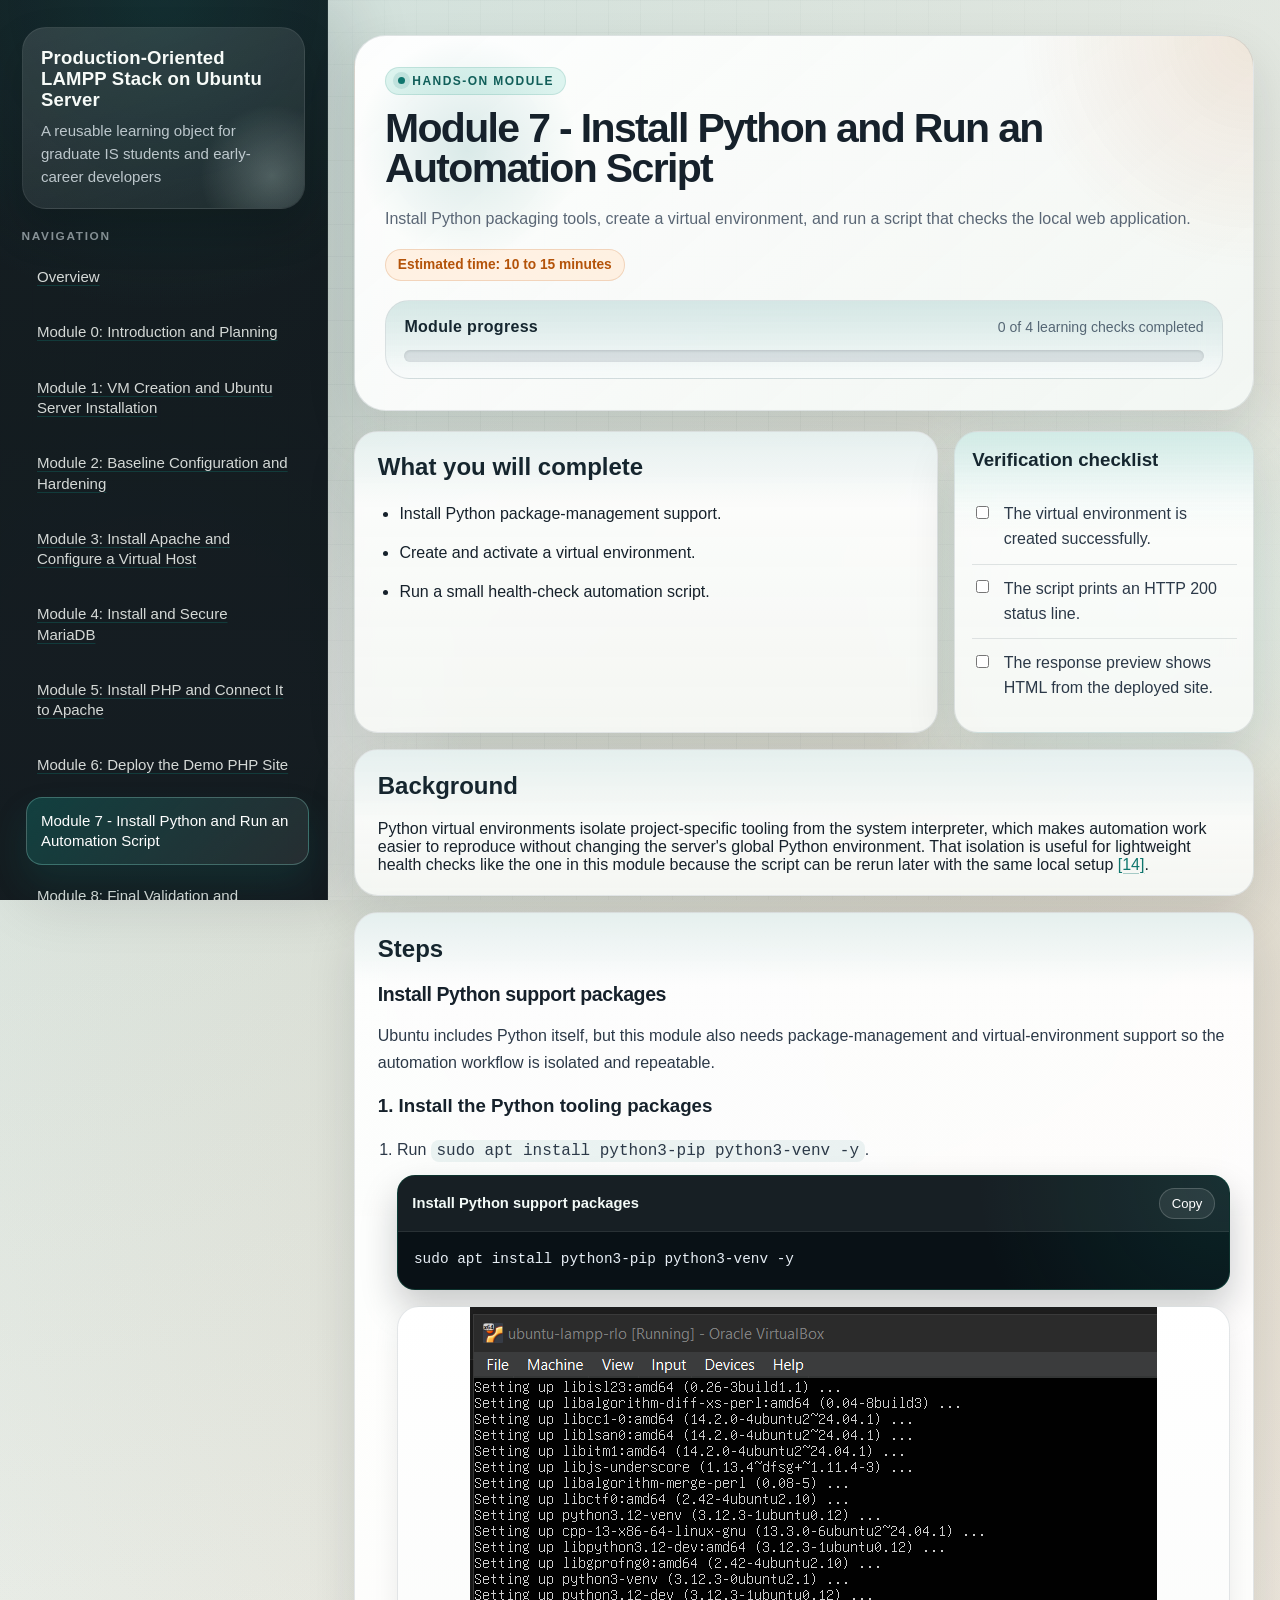
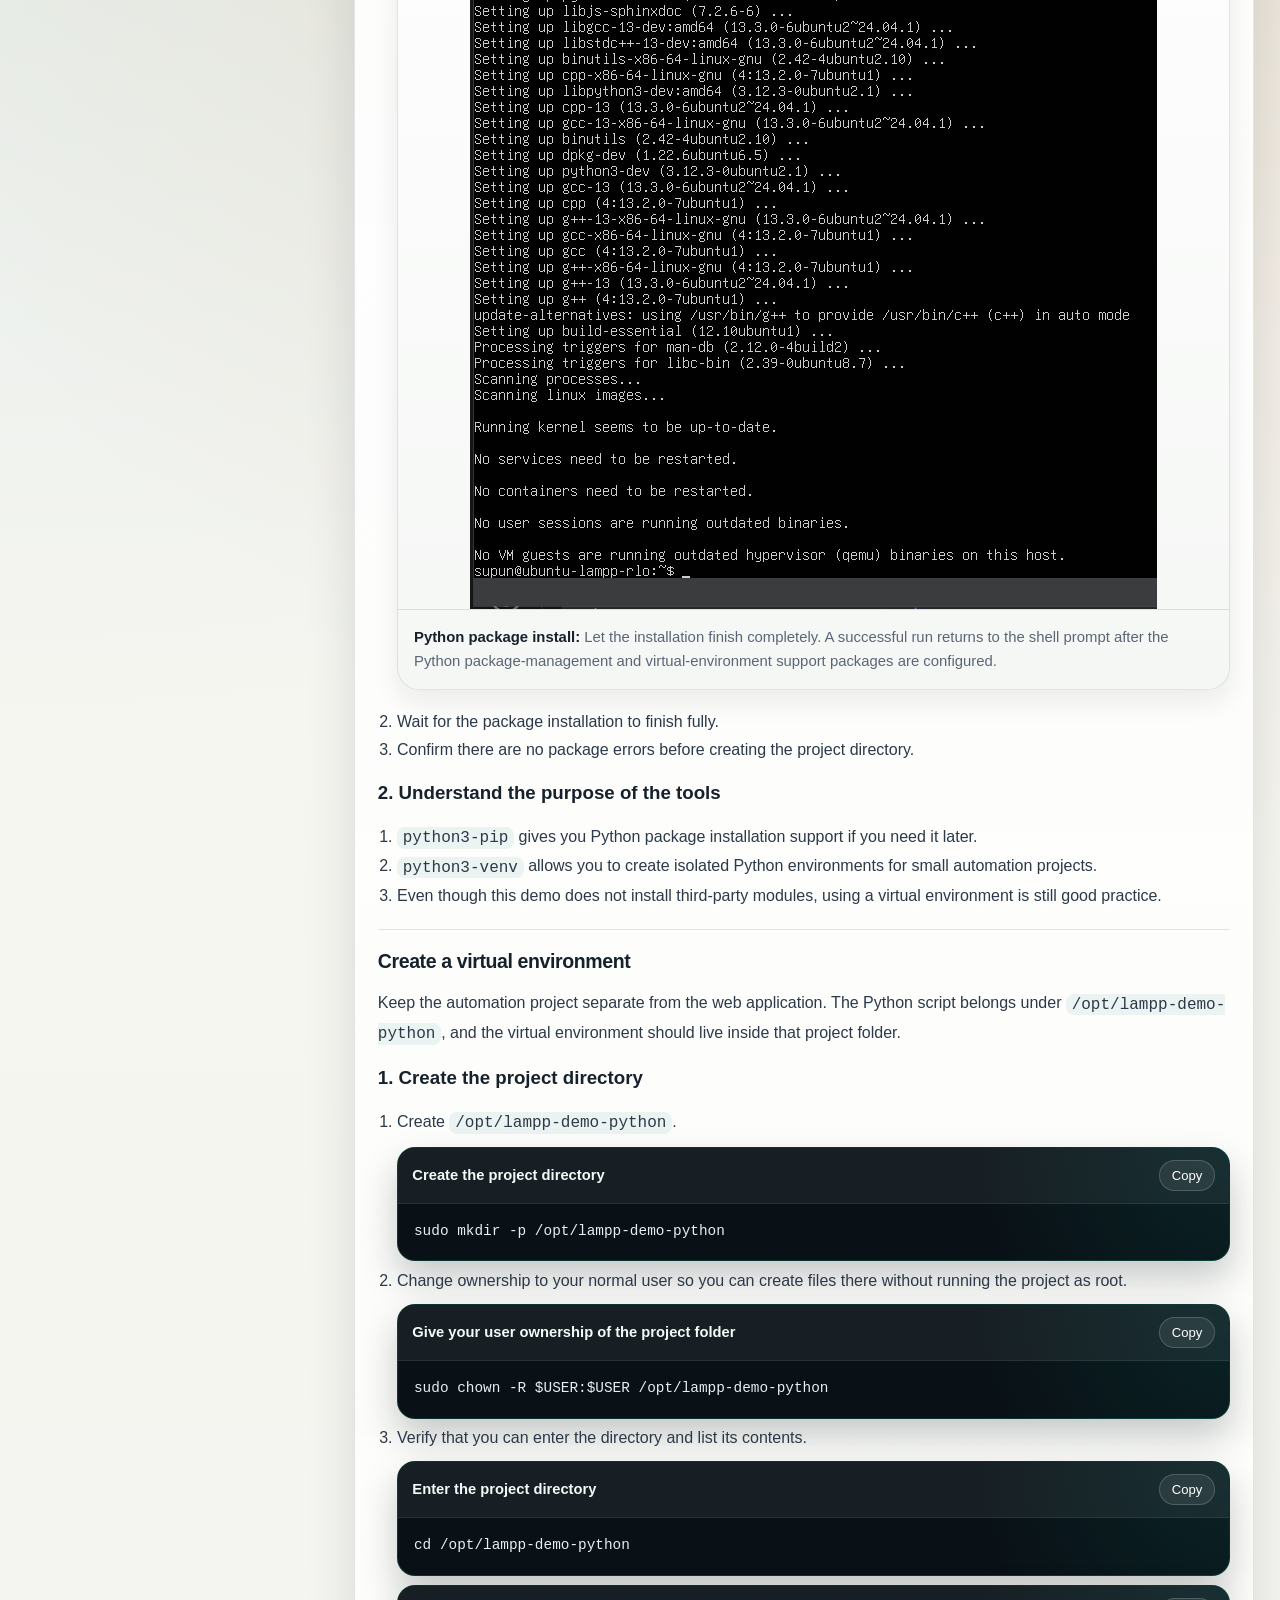
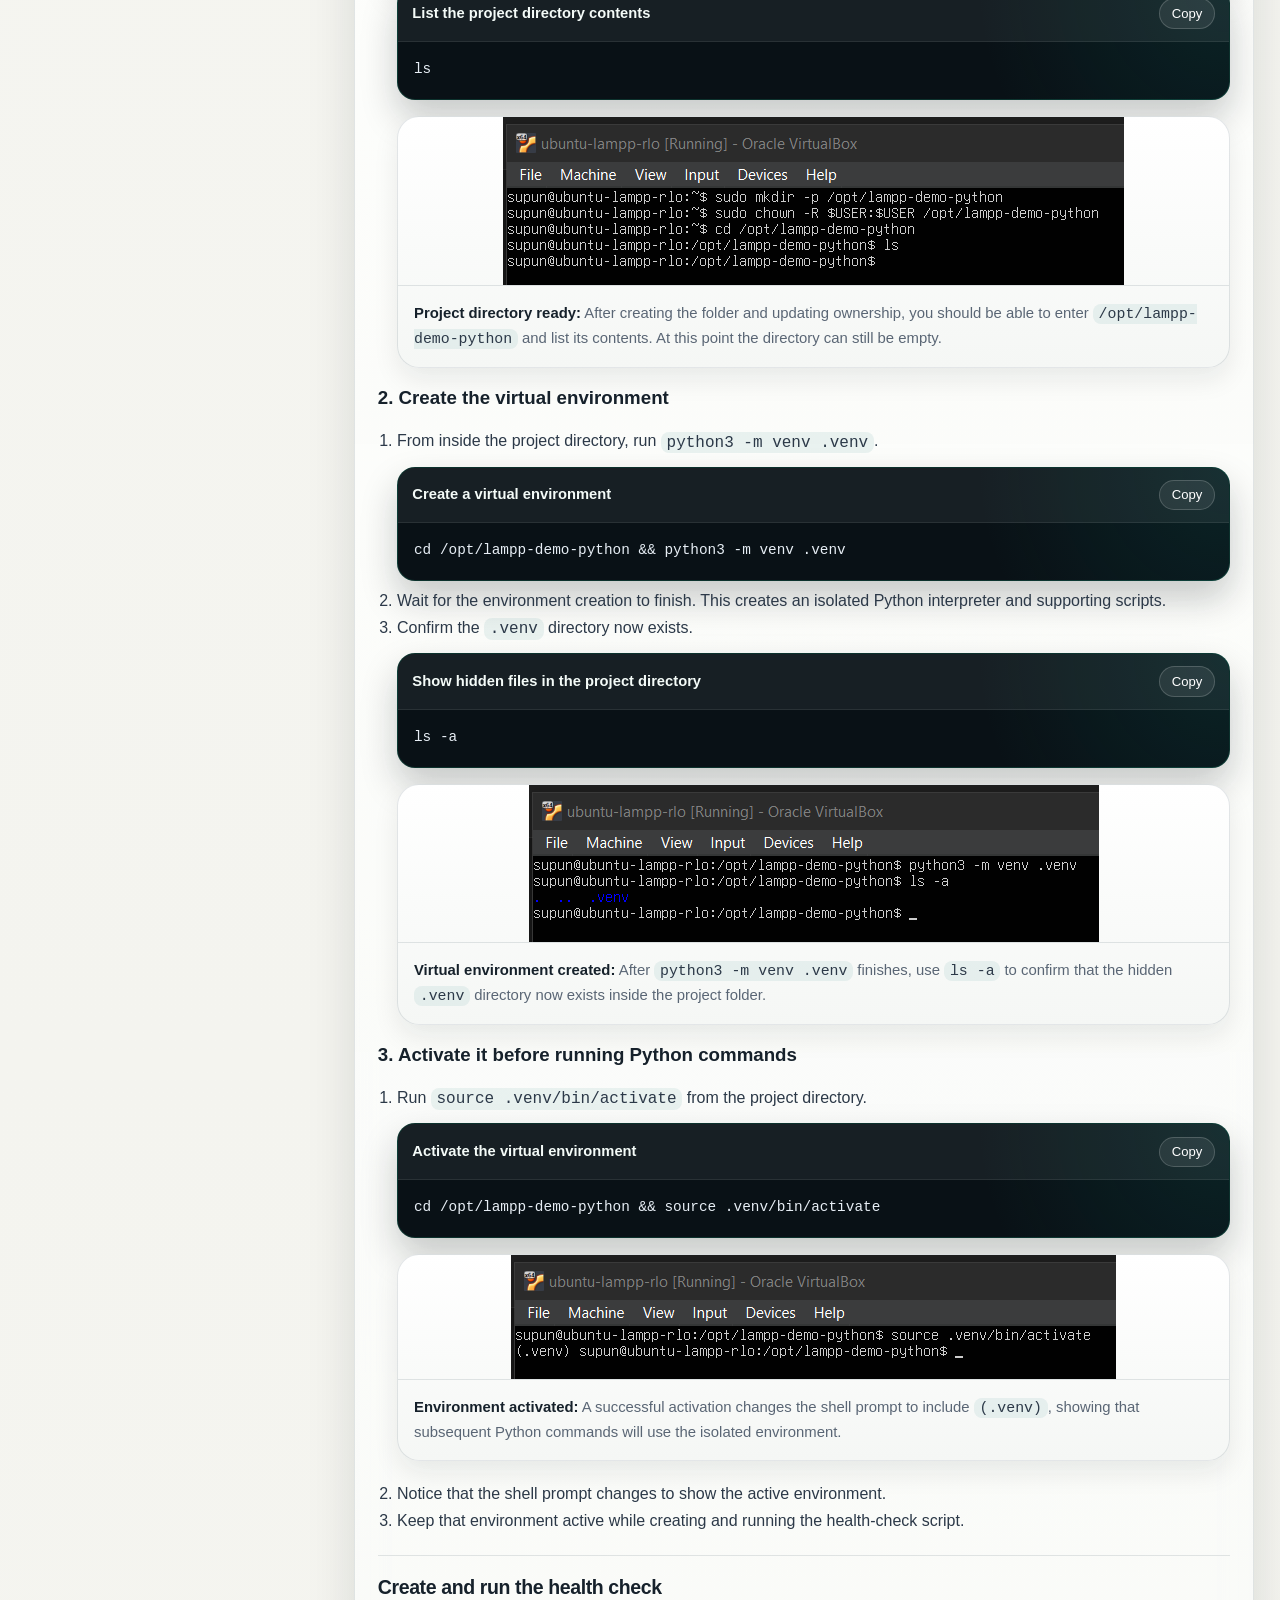
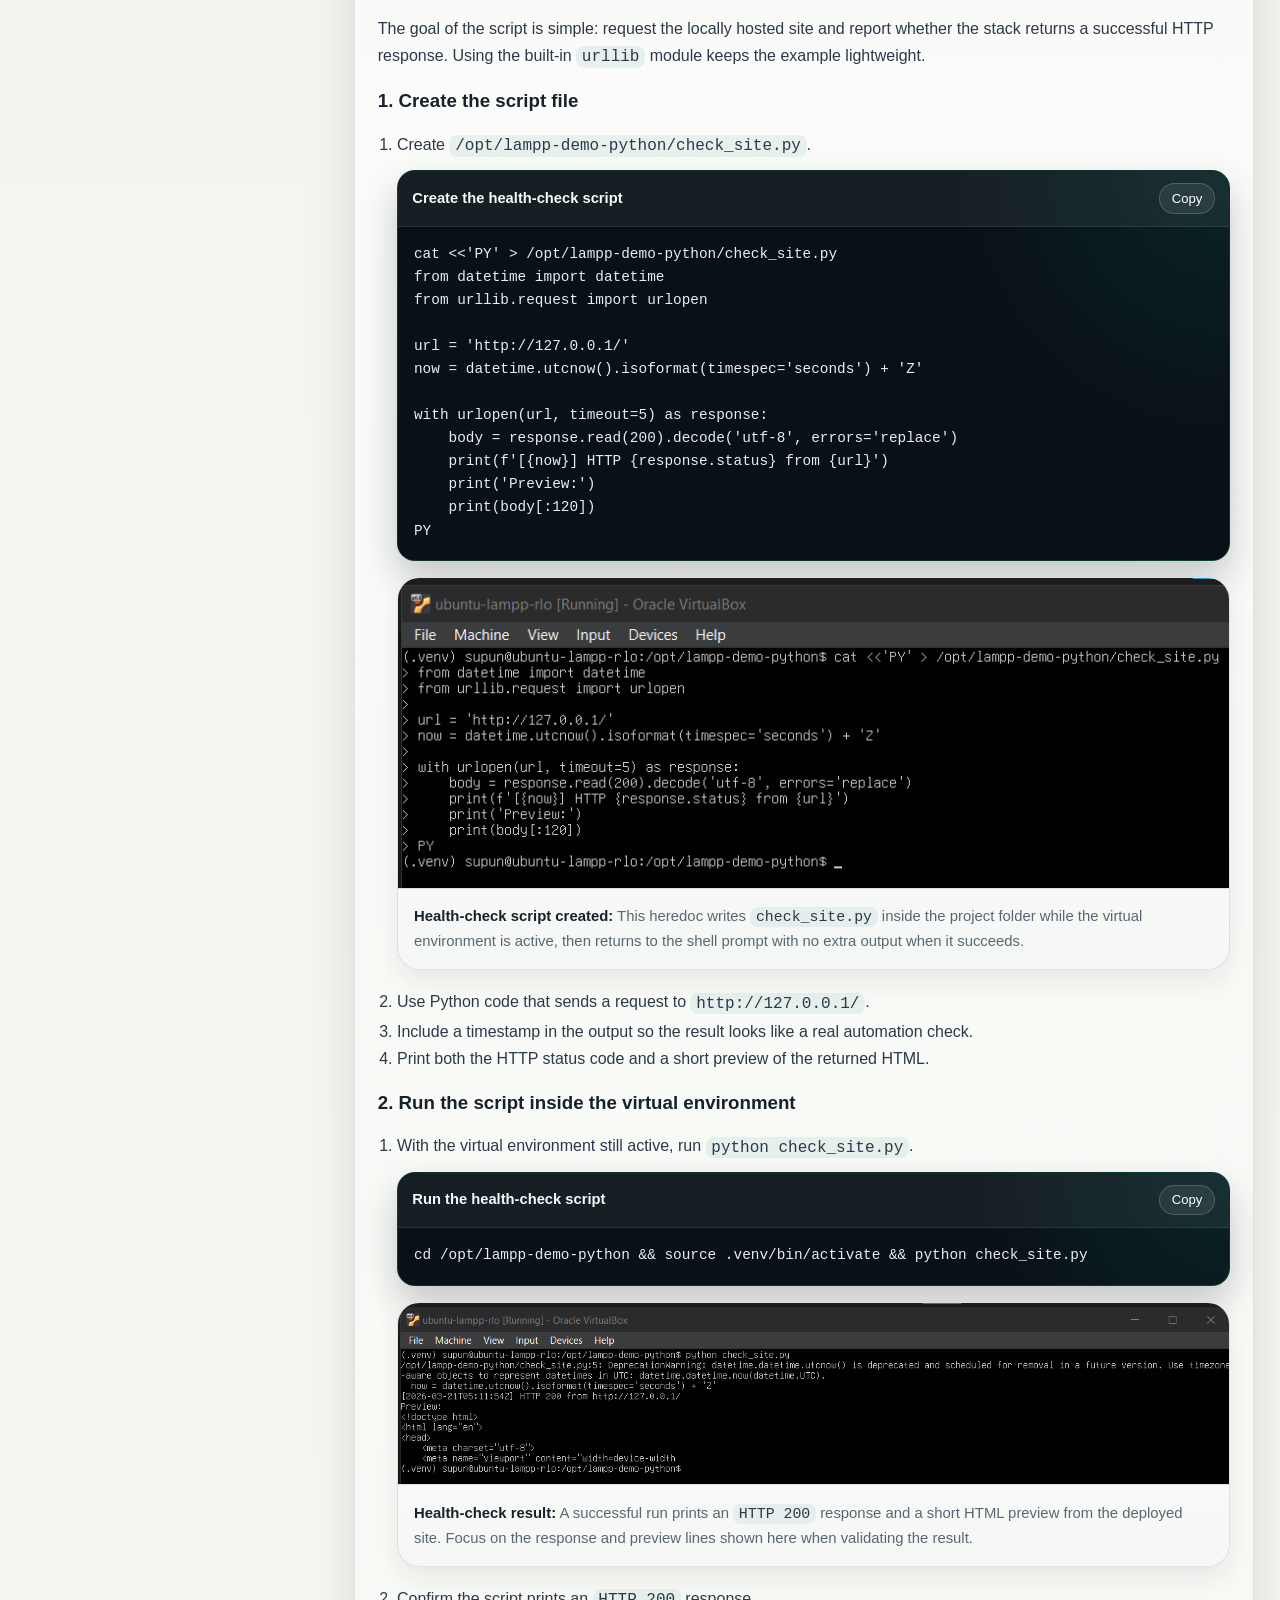
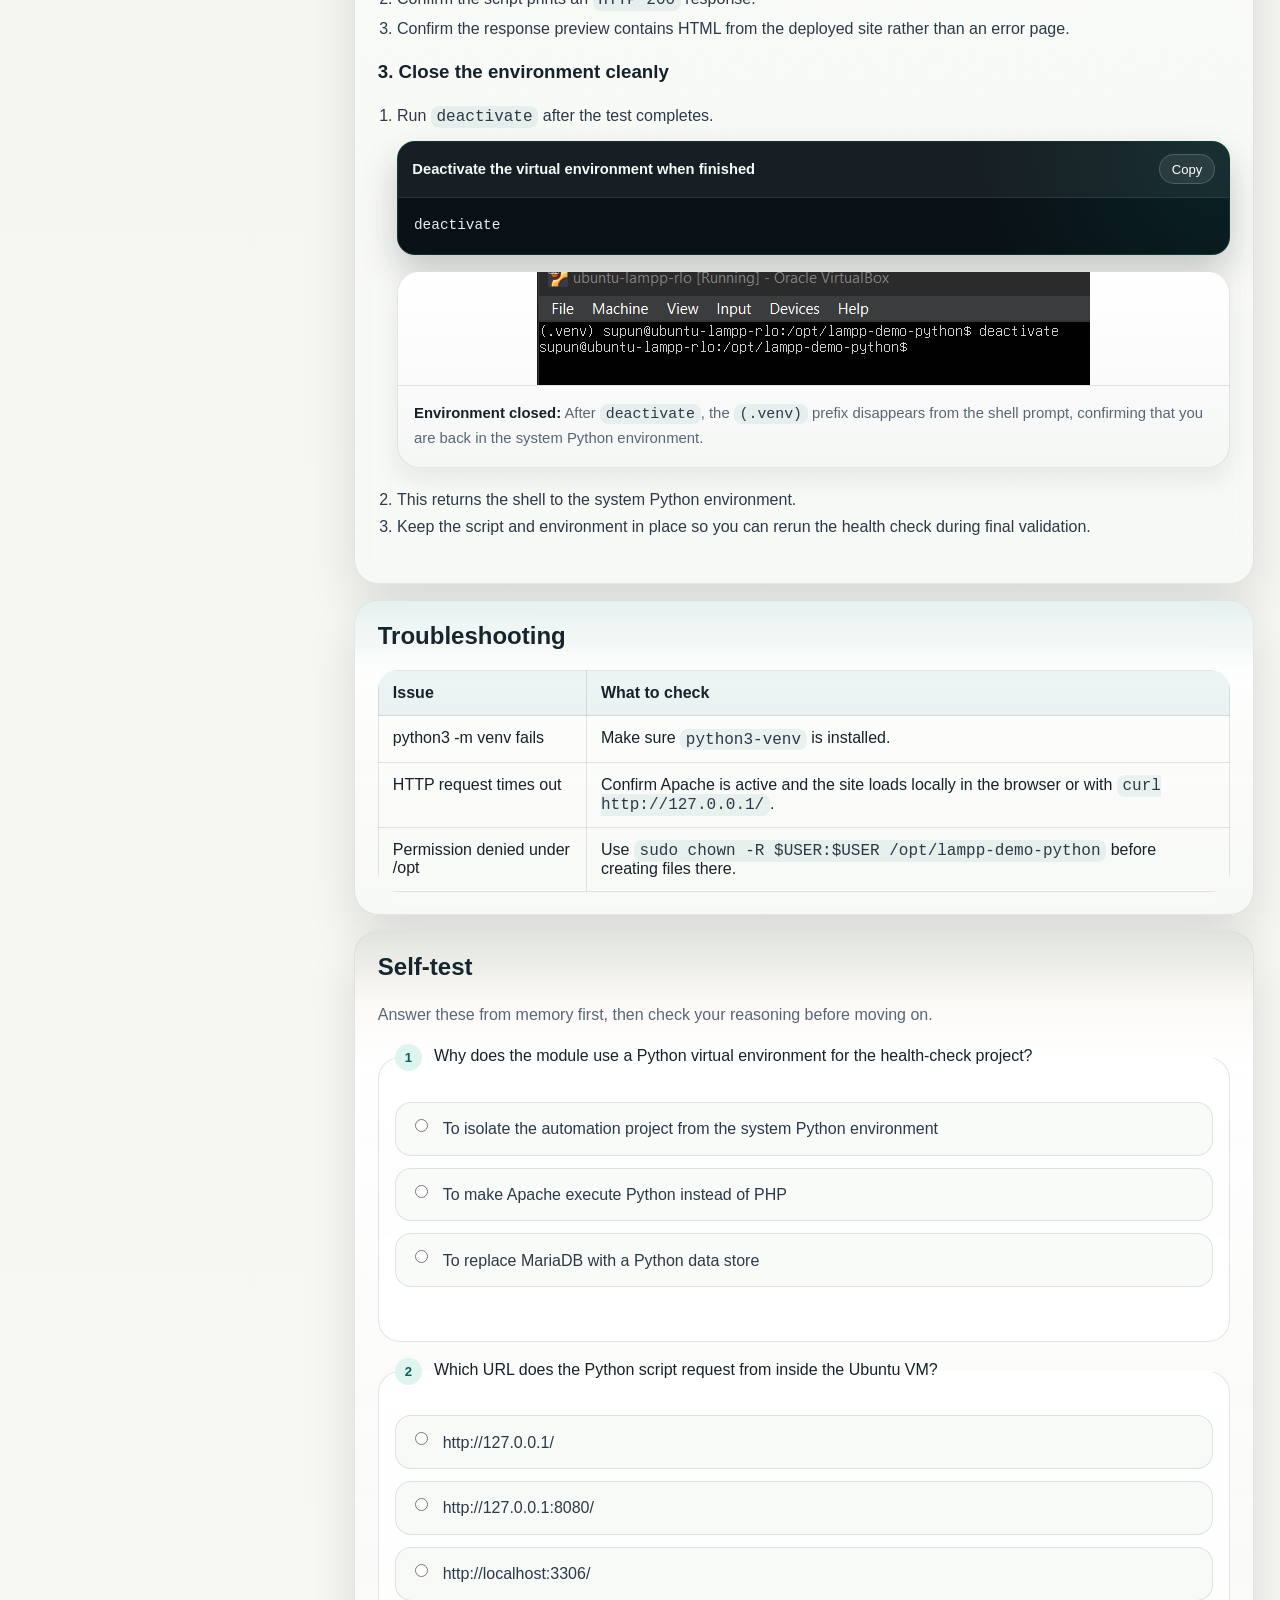
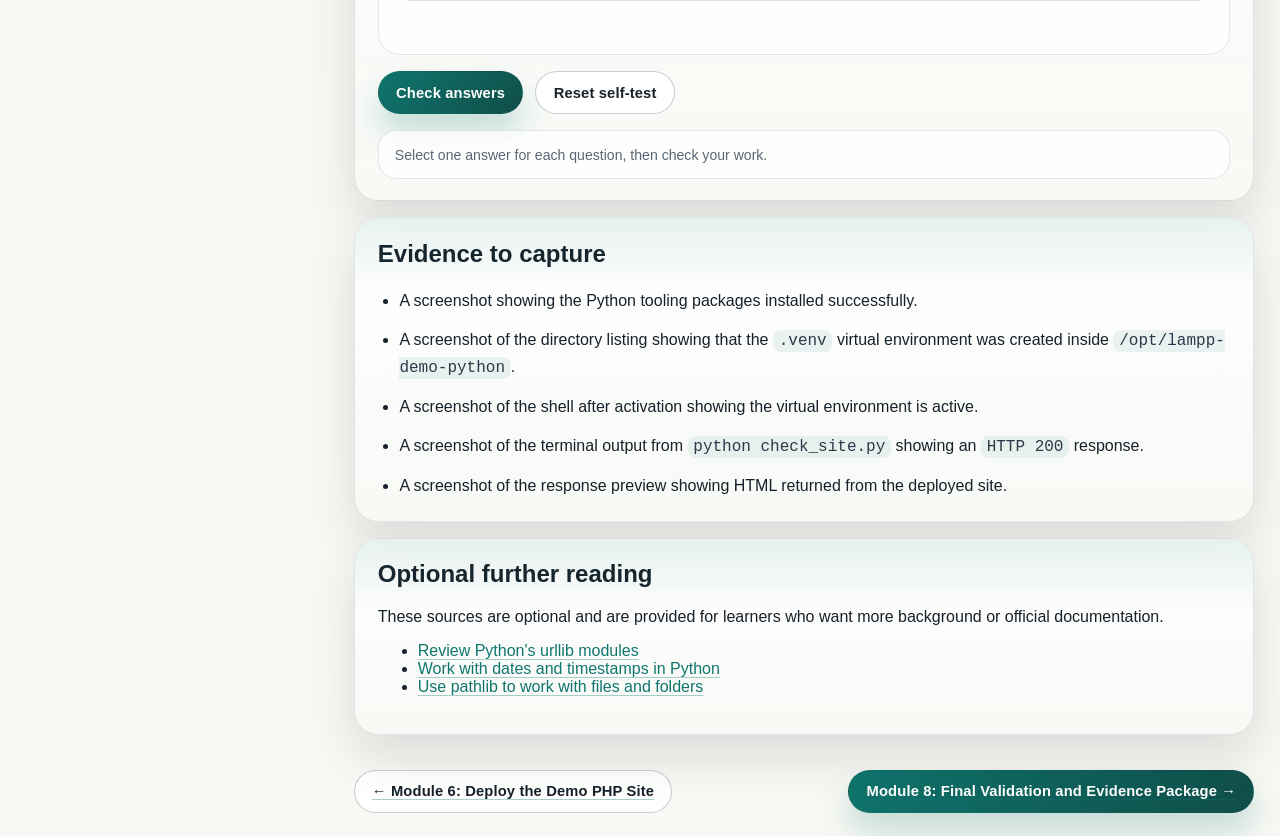
<file: modules/07-python-automation.html>
<!--
  Name: Supun De Silva
  Athabasca ID: 3508216
  Title: 07-python-automation.html
  Date: March 22, 2026
  Description: Module 7 page for creating a Python virtual environment and running an automation check.
  Author: Supun De Silva
  Version: 1.0
  Copyright: 2026 Supun De Silva

  Documentation:
  Purpose:
  This page guides learners through installing Python support packages, creating a virtual environment, building a health-check script, and validating the local web stack with it.

  Structure:
  Shared sidebar navigation, module header, checklist, guided Python steps, troubleshooting, evidence prompts, further reading, and footer navigation.
-->
<!doctype html>
<html lang="en">
<head>
  <meta charset="utf-8">
  <meta name="viewport" content="width=device-width, initial-scale=1">
  <title>Module 7 - Install Python and Run an Automation Script &mdash; Production-Oriented LAMPP Stack on Ubuntu Server</title>
  <link rel="stylesheet" href="../styles.css">
</head>
<body>
  <!-- Shared application shell: persistent sidebar plus scrolling content area. -->
  <div class="site-shell">
    <!-- Shared navigation sidebar used across the full RLO. -->
    <aside class="sidebar">
      <div class="brand">
        <h1>Production-Oriented LAMPP Stack on Ubuntu Server</h1>
        <p>A reusable learning object for graduate IS students and early-career developers</p>
      </div>
      <div class="nav-section">
        <div class="nav-label">Navigation</div>
        <ul class="nav-list"><li><a class="" href="../index.html">Overview</a></li>
<li><a class="" href="00-introduction-planning.html">Module 0: Introduction and Planning</a></li>
<li><a class="" href="01-vm-ubuntu-install.html">Module 1: VM Creation and Ubuntu Server Installation</a></li>
<li><a class="" href="02-hardening.html">Module 2: Baseline Configuration and Hardening</a></li>
<li><a class="" href="03-apache.html">Module 3: Install Apache and Configure a Virtual Host</a></li>
<li><a class="" href="04-mariadb.html">Module 4: Install and Secure MariaDB</a></li>
<li><a class="" href="05-php.html">Module 5: Install PHP and Connect It to Apache</a></li>
<li><a class="" href="06-demo-php-site.html">Module 6: Deploy the Demo PHP Site</a></li>
        <li><a class="active" href="07-python-automation.html">Module 7 - Install Python and Run an Automation Script</a></li>
<li><a class="" href="08-final-validation.html">Module 8: Final Validation and Evidence Package</a></li>
<li><a class="" href="../references.html">References</a></li></ul>
      </div>
    </aside>
    <!-- Main content column for this page. -->
    <main class="main">
      <!-- Module page wrapper: summary, checklist, instructions, and support material. -->
      <article class="module-page">
  <!-- Module header with title, scope, timing, and progress tracker. -->
  <header>
    <div class="eyebrow">Hands-on module</div>
      <h1>Module 7 - Install Python and Run an Automation Script</h1>
    <p class="summary summary-wide">Install Python packaging tools, create a virtual environment, and run a script that checks the local web application.</p>
    <div class="meta-row">
      <span class="meta-chip">Estimated time: 10 to 15 minutes</span>
    </div>
    <div class="module-progress panel" aria-label="Module progress">
      <div class="module-progress-head">
        <div class="module-progress-title">Module progress</div>
        <div class="small" data-progress-label>0 of 0 checkpoints completed</div>
      </div>
      <div class="progress">
        <div class="progress-bar"><div class="progress-fill"></div></div>
      </div>
    </div>
  </header>
  <!-- Completion targets and the learner checklist sit side by side on larger screens. -->
  <section class="two-col">
    <div class="panel">
      <h2 style="margin-top:0;">What you will complete</h2>
      <ul class="completion-list"><li>Install Python package-management support.</li><li>Create and activate a virtual environment.</li><li>Run a small health-check automation script.</li></ul>
    </div>
    <aside class="checklist-box">
      <h3>Verification checklist</h3>
      <ul class="checklist" data-checklist-key="07-python-automation"><li><input type="checkbox" data-track-checklist aria-label="The virtual environment is created successfully."><span>The virtual environment is created successfully.</span></li><li><input type="checkbox" data-track-checklist aria-label="The script prints an HTTP 200 status line."><span>The script prints an HTTP 200 status line.</span></li><li><input type="checkbox" data-track-checklist aria-label="The response preview shows HTML from the deployed site."><span>The response preview shows HTML from the deployed site.</span></li></ul>
    </aside>
  </section>
  <!-- Short conceptual framing anchors the module to the cited reference material. -->
  <section class="panel" style="margin-top:1rem;">
    <h2 style="margin-top:0;">Background</h2>
    <p>Python virtual environments isolate project-specific tooling from the system interpreter, which makes automation work easier to reproduce without changing the server's global Python environment. That isolation is useful for lightweight health checks like the one in this module because the script can be rerun later with the same local setup <a class="citation" href="../references.html#ref-14">[14]</a>.</p>
  </section>
  <!-- Guided build steps for the hands-on work in this module. -->
  <section class="panel" style="margin-top:1rem;">
    <h2 style="margin-top:0;">Steps</h2>
<div class="step-card"><h2>Install Python support packages</h2>
<p>Ubuntu includes Python itself, but this module also needs package-management and virtual-environment support so the automation workflow is isolated and repeatable.</p>
<h3>1. Install the Python tooling packages</h3>
<ol>
  <li>Run <code>sudo apt install python3-pip python3-venv -y</code>.
        <div class="command-block">
          <div class="command-head"><strong>Install Python support packages</strong><button class="copy-btn" data-copy="sudo apt install python3-pip python3-venv -y">Copy</button></div>
          <pre><code>sudo apt install python3-pip python3-venv -y</code></pre>
        </div>
        <figure class="step-visual step-visual-wide">
          <img src="../assets/module_7/1.1.png" alt="Ubuntu Server terminal showing python3-pip and python3-venv being installed and the command returning to the shell prompt." loading="lazy">
          <figcaption><strong>Python package install:</strong> Let the installation finish completely. A successful run returns to the shell prompt after the Python package-management and virtual-environment support packages are configured.</figcaption>
        </figure>
  </li>
  <li>Wait for the package installation to finish fully.</li>
  <li>Confirm there are no package errors before creating the project directory.</li>
</ol>
<h3>2. Understand the purpose of the tools</h3>
<ol>
  <li><code>python3-pip</code> gives you Python package installation support if you need it later.</li>
  <li><code>python3-venv</code> allows you to create isolated Python environments for small automation projects.</li>
  <li>Even though this demo does not install third-party modules, using a virtual environment is still good practice.</li>
</ol></div>
<div class="step-card"><h2>Create a virtual environment</h2>
<p>Keep the automation project separate from the web application. The Python script belongs under <code>/opt/lampp-demo-python</code>, and the virtual environment should live inside that project folder.</p>
<h3>1. Create the project directory</h3>
<ol>
  <li>Create <code>/opt/lampp-demo-python</code>.
        <div class="command-block">
          <div class="command-head"><strong>Create the project directory</strong><button class="copy-btn" data-copy="sudo mkdir -p /opt/lampp-demo-python">Copy</button></div>
          <pre><code>sudo mkdir -p /opt/lampp-demo-python</code></pre>
        </div>
  </li>
  <li>Change ownership to your normal user so you can create files there without running the project as root.
        <div class="command-block">
          <div class="command-head"><strong>Give your user ownership of the project folder</strong><button class="copy-btn" data-copy="sudo chown -R $USER:$USER /opt/lampp-demo-python">Copy</button></div>
          <pre><code>sudo chown -R $USER:$USER /opt/lampp-demo-python</code></pre>
        </div>
  </li>
  <li>Verify that you can enter the directory and list its contents.
        <div class="command-block">
          <div class="command-head"><strong>Enter the project directory</strong><button class="copy-btn" data-copy="cd /opt/lampp-demo-python">Copy</button></div>
          <pre><code>cd /opt/lampp-demo-python</code></pre>
        </div>
        <div class="command-block">
          <div class="command-head"><strong>List the project directory contents</strong><button class="copy-btn" data-copy="ls">Copy</button></div>
          <pre><code>ls</code></pre>
        </div>
        <figure class="step-visual step-visual-wide">
          <img src="../assets/module_7/2.1.png" alt="Ubuntu Server terminal showing the project directory being created, ownership changed, the directory entered, and ls returning an empty listing." loading="lazy">
          <figcaption><strong>Project directory ready:</strong> After creating the folder and updating ownership, you should be able to enter <code>/opt/lampp-demo-python</code> and list its contents. At this point the directory can still be empty.</figcaption>
        </figure>
  </li>
</ol>
<h3>2. Create the virtual environment</h3>
<ol>
  <li>From inside the project directory, run <code>python3 -m venv .venv</code>.
        <div class="command-block">
          <div class="command-head"><strong>Create a virtual environment</strong><button class="copy-btn" data-copy="cd /opt/lampp-demo-python &amp;&amp; python3 -m venv .venv">Copy</button></div>
          <pre><code>cd /opt/lampp-demo-python &amp;&amp; python3 -m venv .venv</code></pre>
        </div>
  </li>
  <li>Wait for the environment creation to finish. This creates an isolated Python interpreter and supporting scripts.</li>
  <li>Confirm the <code>.venv</code> directory now exists.
        <div class="command-block">
          <div class="command-head"><strong>Show hidden files in the project directory</strong><button class="copy-btn" data-copy="ls -a">Copy</button></div>
          <pre><code>ls -a</code></pre>
        </div>
        <figure class="step-visual step-visual-wide">
          <img src="../assets/module_7/2.2.png" alt="Ubuntu Server terminal showing python3 -m venv .venv followed by ls -a listing the hidden .venv directory." loading="lazy">
          <figcaption><strong>Virtual environment created:</strong> After <code>python3 -m venv .venv</code> finishes, use <code>ls -a</code> to confirm that the hidden <code>.venv</code> directory now exists inside the project folder.</figcaption>
        </figure>
  </li>
</ol>
<h3>3. Activate it before running Python commands</h3>
<ol>
  <li>Run <code>source .venv/bin/activate</code> from the project directory.
        <div class="command-block">
          <div class="command-head"><strong>Activate the virtual environment</strong><button class="copy-btn" data-copy="cd /opt/lampp-demo-python &amp;&amp; source .venv/bin/activate">Copy</button></div>
          <pre><code>cd /opt/lampp-demo-python &amp;&amp; source .venv/bin/activate</code></pre>
        </div>
        <figure class="step-visual step-visual-wide">
          <img src="../assets/module_7/2.3.png" alt="Ubuntu Server terminal showing source .venv/bin/activate changing the shell prompt to include (.venv)." loading="lazy">
          <figcaption><strong>Environment activated:</strong> A successful activation changes the shell prompt to include <code>(.venv)</code>, showing that subsequent Python commands will use the isolated environment.</figcaption>
        </figure>
  </li>
  <li>Notice that the shell prompt changes to show the active environment.</li>
  <li>Keep that environment active while creating and running the health-check script.</li>
</ol>
</div>
<div class="step-card"><h2>Create and run the health check</h2>
<p>The goal of the script is simple: request the locally hosted site and report whether the stack returns a successful HTTP response. Using the built-in <code>urllib</code> module keeps the example lightweight.</p>
<h3>1. Create the script file</h3>
<ol>
  <li>Create <code>/opt/lampp-demo-python/check_site.py</code>.
        <div class="command-block">
          <div class="command-head"><strong>Create the health-check script</strong><button class="copy-btn" data-copy="cat &lt;&lt;&#x27;PY&#x27; &gt; /opt/lampp-demo-python/check_site.py
from datetime import datetime
from urllib.request import urlopen

url = &#x27;http://127.0.0.1/&#x27;
now = datetime.utcnow().isoformat(timespec=&#x27;seconds&#x27;) + &#x27;Z&#x27;

with urlopen(url, timeout=5) as response:
    body = response.read(200).decode(&#x27;utf-8&#x27;, errors=&#x27;replace&#x27;)
    print(f&#x27;[{now}] HTTP {response.status} from {url}&#x27;)
    print(&#x27;Preview:&#x27;)
    print(body[:120])
PY">Copy</button></div>
          <pre><code>cat &lt;&lt;&#x27;PY&#x27; &gt; /opt/lampp-demo-python/check_site.py
from datetime import datetime
from urllib.request import urlopen

url = &#x27;http://127.0.0.1/&#x27;
now = datetime.utcnow().isoformat(timespec=&#x27;seconds&#x27;) + &#x27;Z&#x27;

with urlopen(url, timeout=5) as response:
    body = response.read(200).decode(&#x27;utf-8&#x27;, errors=&#x27;replace&#x27;)
    print(f&#x27;[{now}] HTTP {response.status} from {url}&#x27;)
    print(&#x27;Preview:&#x27;)
    print(body[:120])
PY</code></pre>
        </div>
        <figure class="step-visual step-visual-wide">
          <img src="../assets/module_7/3.1.png" alt="Ubuntu Server terminal showing the heredoc command used to create /opt/lampp-demo-python/check_site.py while the virtual environment is active." loading="lazy">
          <figcaption><strong>Health-check script created:</strong> This heredoc writes <code>check_site.py</code> inside the project folder while the virtual environment is active, then returns to the shell prompt with no extra output when it succeeds.</figcaption>
        </figure>
  </li>
  <li>Use Python code that sends a request to <code>http://127.0.0.1/</code>.</li>
  <li>Include a timestamp in the output so the result looks like a real automation check.</li>
  <li>Print both the HTTP status code and a short preview of the returned HTML.</li>
</ol>
<h3>2. Run the script inside the virtual environment</h3>
<ol>
  <li>With the virtual environment still active, run <code>python check_site.py</code>.
        <div class="command-block">
          <div class="command-head"><strong>Run the health-check script</strong><button class="copy-btn" data-copy="cd /opt/lampp-demo-python &amp;&amp; source .venv/bin/activate &amp;&amp; python check_site.py">Copy</button></div>
          <pre><code>cd /opt/lampp-demo-python &amp;&amp; source .venv/bin/activate &amp;&amp; python check_site.py</code></pre>
        </div>
        <figure class="step-visual step-visual-wide">
          <img src="../assets/module_7/3.2.png" alt="Ubuntu Server terminal showing python check_site.py returning an HTTP 200 response and an HTML preview while the virtual environment is active." loading="lazy">
          <figcaption><strong>Health-check result:</strong> A successful run prints an <code>HTTP 200</code> response and a short HTML preview from the deployed site. Focus on the response and preview lines shown here when validating the result.</figcaption>
        </figure>
  </li>
  <li>Confirm the script prints an <code>HTTP 200</code> response.</li>
  <li>Confirm the response preview contains HTML from the deployed site rather than an error page.</li>
</ol>
<h3>3. Close the environment cleanly</h3>
<ol>
  <li>Run <code>deactivate</code> after the test completes.
        <div class="command-block">
          <div class="command-head"><strong>Deactivate the virtual environment when finished</strong><button class="copy-btn" data-copy="deactivate">Copy</button></div>
          <pre><code>deactivate</code></pre>
        </div>
        <figure class="step-visual step-visual-wide">
          <img src="../assets/module_7/3.3.png" alt="Ubuntu Server terminal showing deactivate removing the (.venv) prefix from the shell prompt." loading="lazy">
          <figcaption><strong>Environment closed:</strong> After <code>deactivate</code>, the <code>(.venv)</code> prefix disappears from the shell prompt, confirming that you are back in the system Python environment.</figcaption>
        </figure>
  </li>
  <li>This returns the shell to the system Python environment.</li>
  <li>Keep the script and environment in place so you can rerun the health check during final validation.</li>
</ol>
</div>
  </section>
<!-- Common issues learners can check before repeating the whole module. -->
<section class="panel" style="margin-top:1rem;"><h2 style="margin-top:0;">Troubleshooting</h2>
<table class="trouble"><thead><tr><th>Issue</th><th>What to check</th></tr></thead><tbody>
<tr><td>python3 -m venv fails</td><td>Make sure <code>python3-venv</code> is installed.</td></tr>
<tr><td>HTTP request times out</td><td>Confirm Apache is active and the site loads locally in the browser or with <code>curl http://127.0.0.1/</code>.</td></tr>
<tr><td>Permission denied under /opt</td><td>Use <code>sudo chown -R $USER:$USER /opt/lampp-demo-python</code> before creating files there.</td></tr>
</tbody></table></section>
<!-- Evidence prompts show which screenshots or notes should be retained for assessment. -->
<section class="panel" style="margin-top:1rem;"><h2 style="margin-top:0;">Evidence to capture</h2>
<ul class="evidence-list">
  <li>A screenshot showing the Python tooling packages installed successfully.</li>
  <li>A screenshot of the directory listing showing that the <code>.venv</code> virtual environment was created inside <code>/opt/lampp-demo-python</code>.</li>
  <li>A screenshot of the shell after activation showing the virtual environment is active.</li>
  <li>A screenshot of the terminal output from <code>python check_site.py</code> showing an <code>HTTP 200</code> response.</li>
  <li>A screenshot of the response preview showing HTML returned from the deployed site.</li>
</ul>
</section>

<!-- Optional official references for learners who want more detail after finishing the module. -->
<section class="panel" style="margin-top:1rem;"><h2 style="margin-top:0;">Optional further reading</h2>
<p>These sources are optional and are provided for learners who want more background or official documentation.</p>
<ul>
  <li><a class="reference-url" href="https://docs.python.org/3/library/urllib.html" target="_blank" rel="noopener noreferrer">Review Python's urllib modules</a></li>
  <li><a class="reference-url" href="https://docs.python.org/3/library/datetime.html" target="_blank" rel="noopener noreferrer">Work with dates and timestamps in Python</a></li>
  <li><a class="reference-url" href="https://docs.python.org/3/library/pathlib.html" target="_blank" rel="noopener noreferrer">Use pathlib to work with files and folders</a></li>
</ul>
</section>

      <!-- Footer navigation connects the learner to the previous and next pages in sequence. -->
      <div class="footer-nav">
        <a class="button secondary" href="06-demo-php-site.html">&larr; Module 6: Deploy the Demo PHP Site</a>
        <a class="button primary" href="08-final-validation.html">Module 8: Final Validation and Evidence Package &rarr;</a>
      </div>
    
</article>
    </main>
  </div>
  <script src="../script.js"></script>
</body>
</html>
</file>
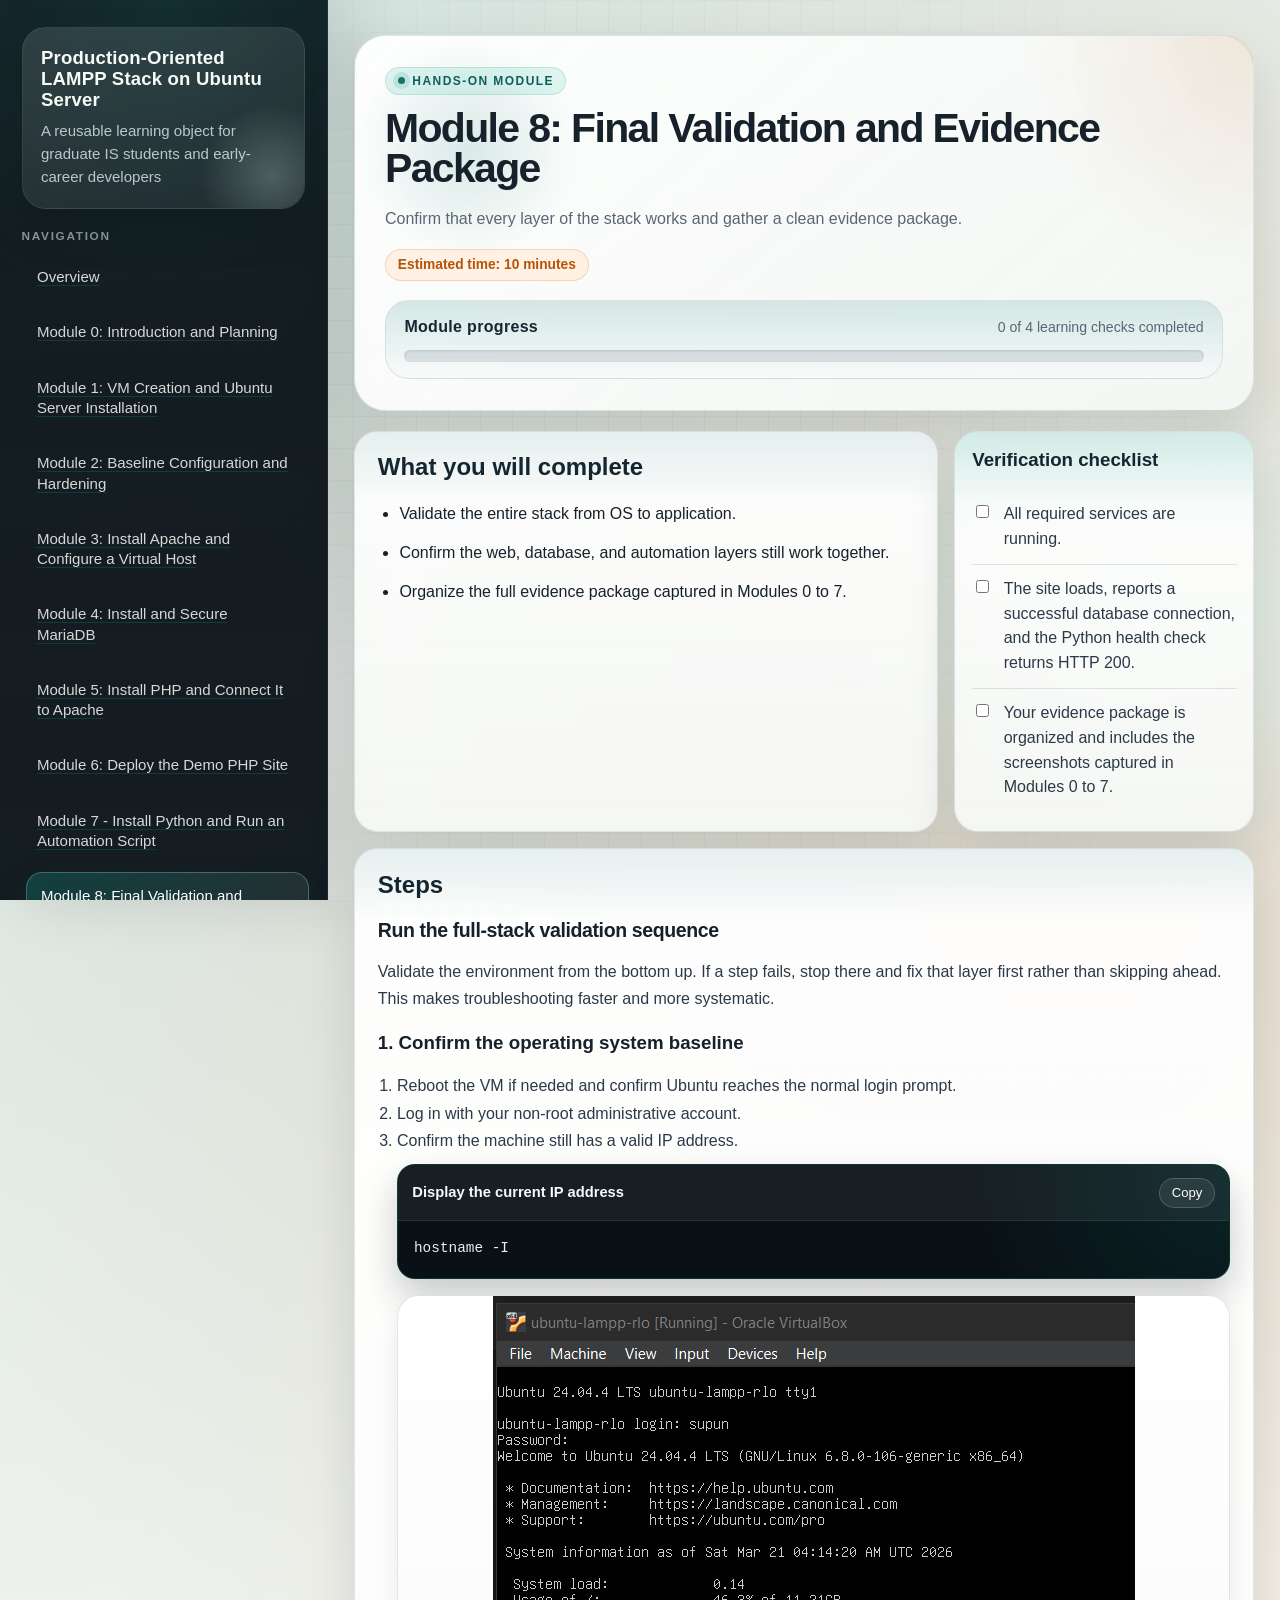
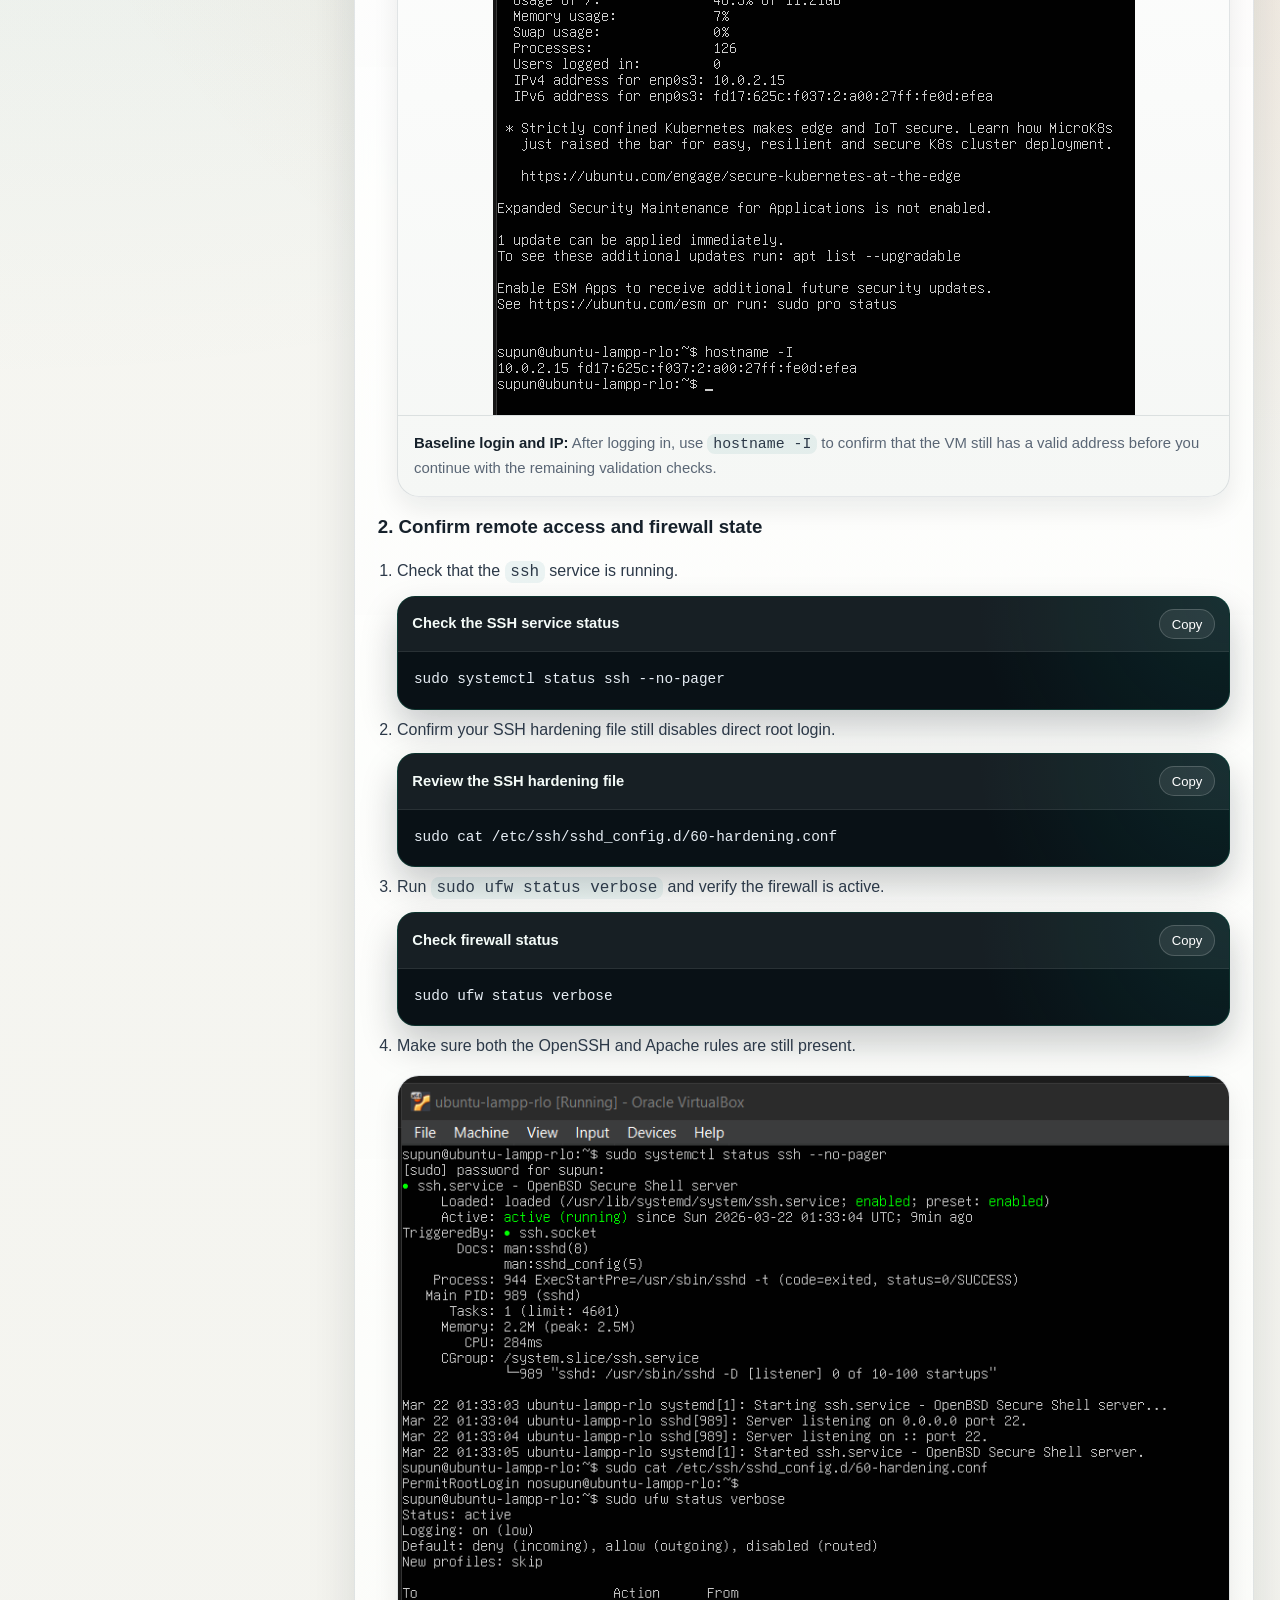
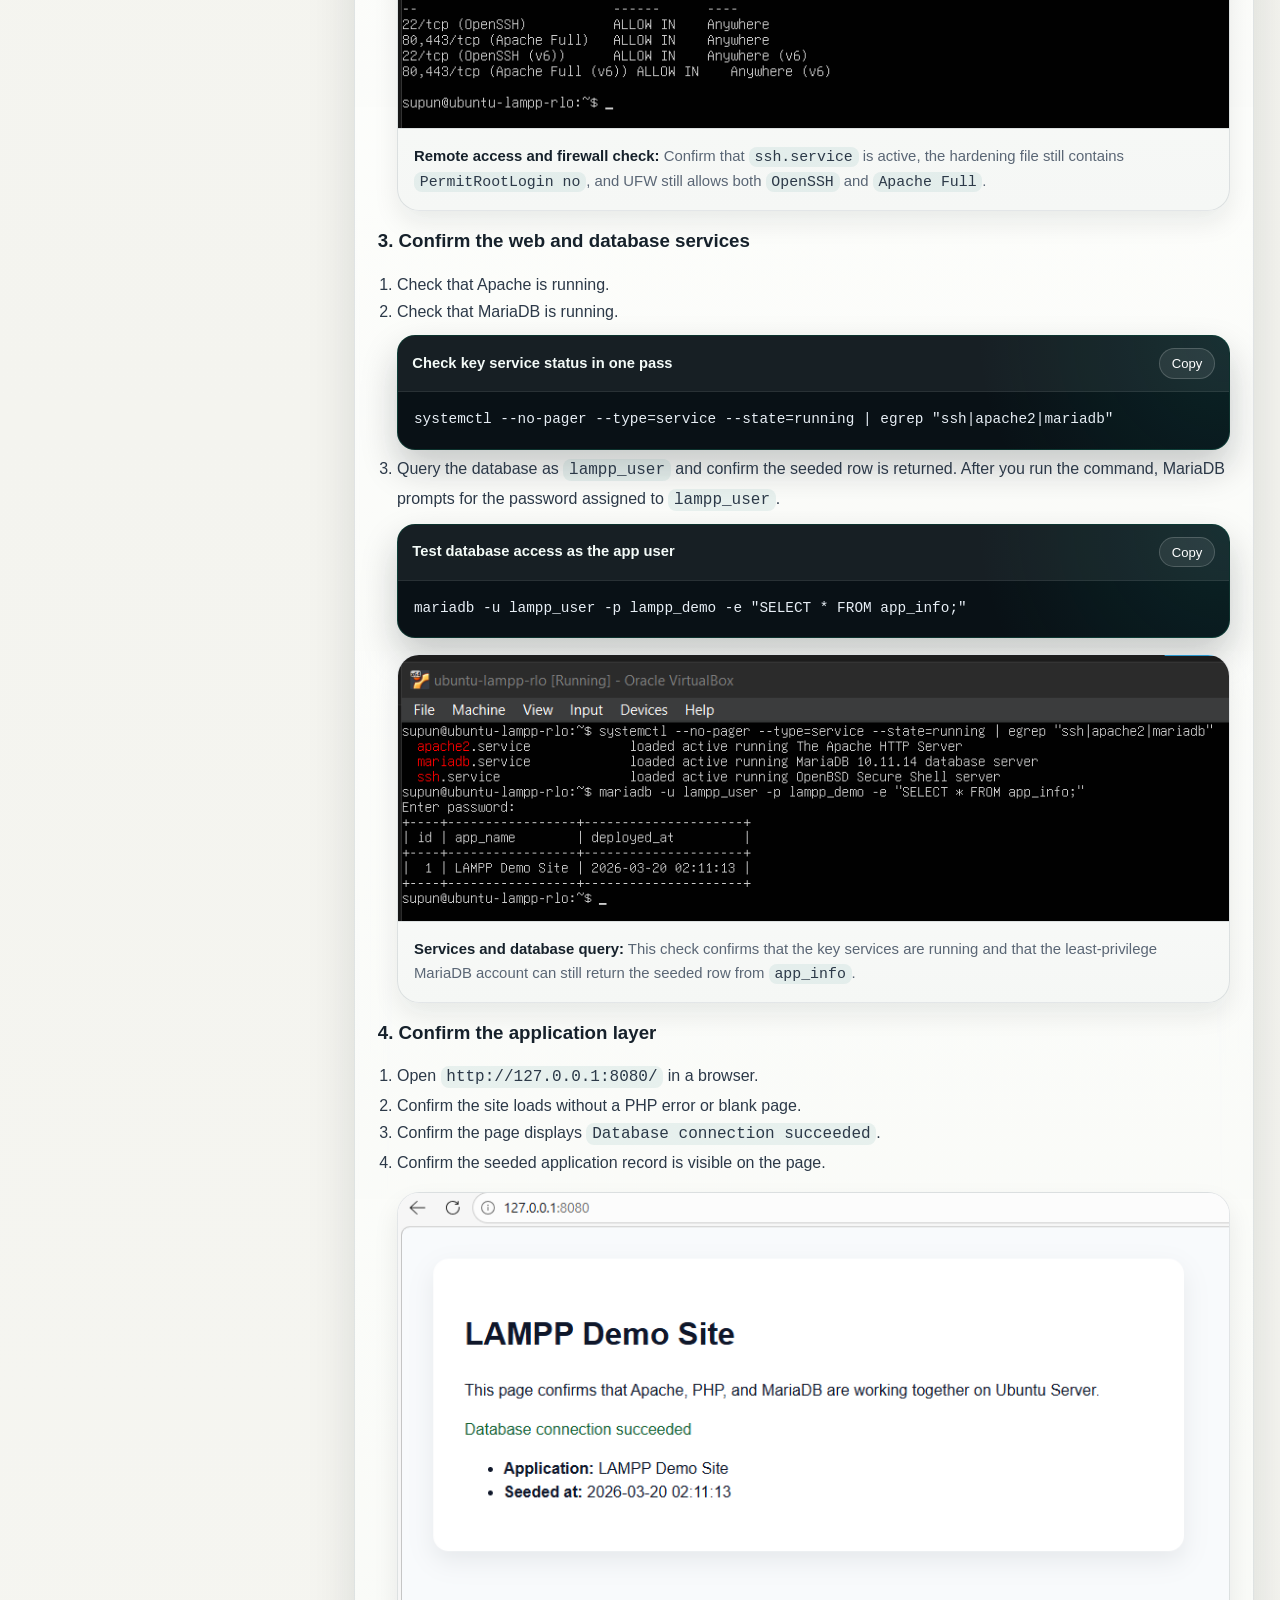
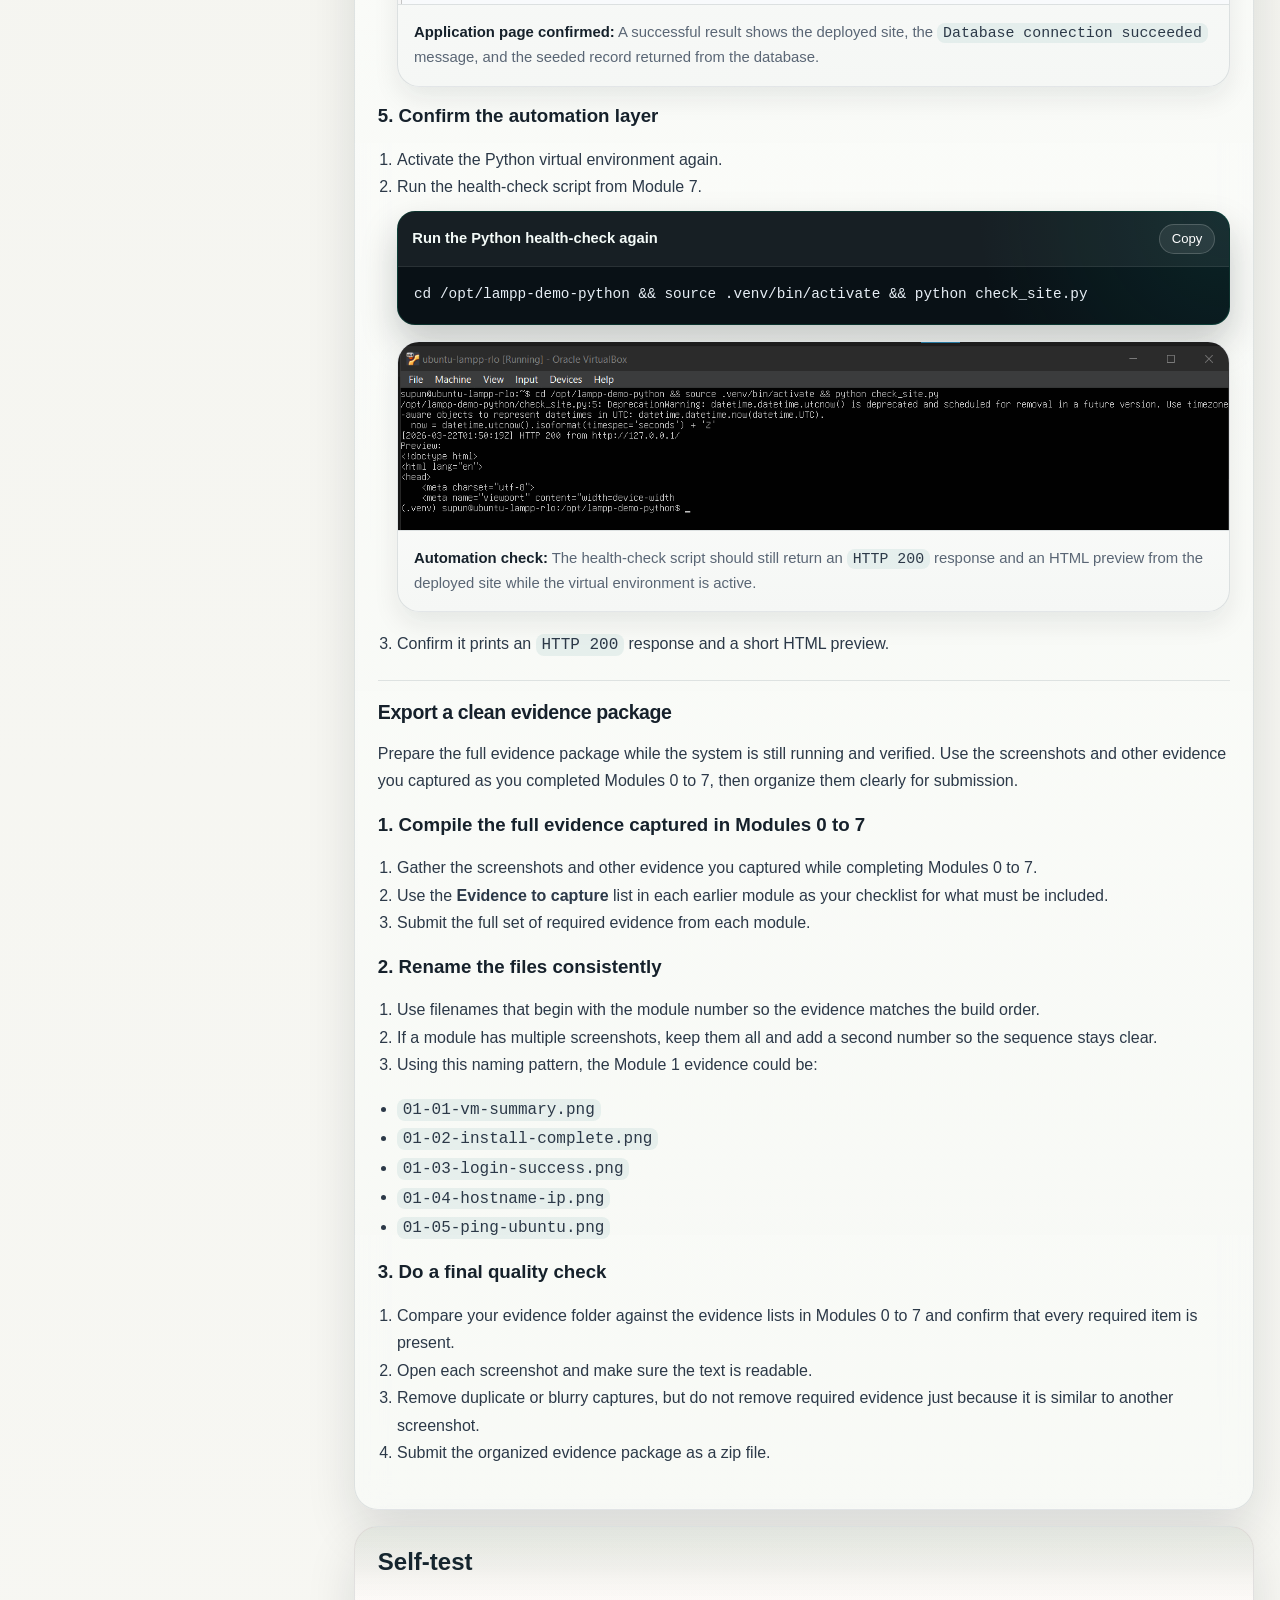
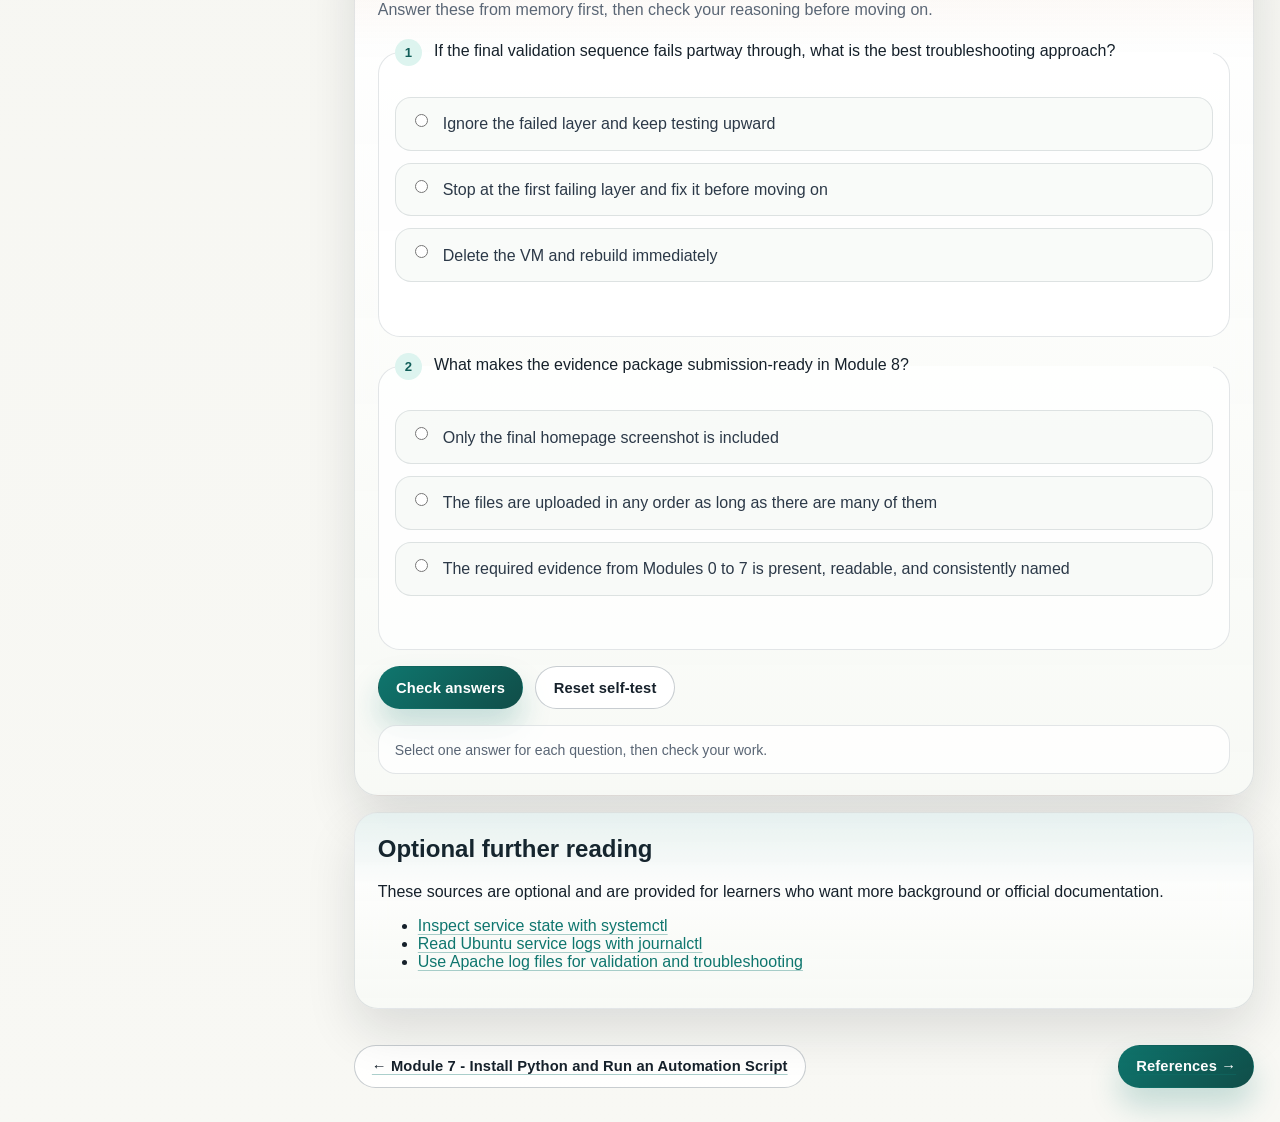
<file: modules/08-final-validation.html>
<!--
  Name: Supun De Silva
  Athabasca ID: 3508216
  Title: 08-final-validation.html
  Date: March 22, 2026
  Description: Module 8 page for final stack validation and preparation of the submission evidence package.
  Author: Supun De Silva
  Version: 1.0
  Copyright: 2026 Supun De Silva

  Documentation:
  Purpose:
  This page asks learners to rerun the key validation checks across the completed stack and organize the evidence captured in earlier modules into a submission-ready package.

  Structure:
  Shared sidebar navigation, module header, checklist, final validation steps, evidence package guidance, and footer navigation.
-->
<!doctype html>
<html lang="en">
<head>
  <meta charset="utf-8">
  <meta name="viewport" content="width=device-width, initial-scale=1">
  <title>Module 8: Final Validation and Evidence Package — Production-Oriented LAMPP Stack on Ubuntu Server</title>
  <link rel="stylesheet" href="../styles.css">
</head>
<body>
  <!-- Shared application shell: persistent sidebar plus scrolling content area. -->
  <div class="site-shell">
    <!-- Shared navigation sidebar used across the full RLO. -->
    <aside class="sidebar">
      <div class="brand">
        <h1>Production-Oriented LAMPP Stack on Ubuntu Server</h1>
        <p>A reusable learning object for graduate IS students and early-career developers</p>
      </div>
      <div class="nav-section">
        <div class="nav-label">Navigation</div>
        <ul class="nav-list"><li><a class="" href="../index.html">Overview</a></li>
<li><a class="" href="00-introduction-planning.html">Module 0: Introduction and Planning</a></li>
<li><a class="" href="01-vm-ubuntu-install.html">Module 1: VM Creation and Ubuntu Server Installation</a></li>
<li><a class="" href="02-hardening.html">Module 2: Baseline Configuration and Hardening</a></li>
<li><a class="" href="03-apache.html">Module 3: Install Apache and Configure a Virtual Host</a></li>
<li><a class="" href="04-mariadb.html">Module 4: Install and Secure MariaDB</a></li>
<li><a class="" href="05-php.html">Module 5: Install PHP and Connect It to Apache</a></li>
<li><a class="" href="06-demo-php-site.html">Module 6: Deploy the Demo PHP Site</a></li>
        <li><a class="" href="07-python-automation.html">Module 7 - Install Python and Run an Automation Script</a></li>
<li><a class="active" href="08-final-validation.html">Module 8: Final Validation and Evidence Package</a></li>
<li><a class="" href="../references.html">References</a></li></ul>
      </div>
    </aside>
    <!-- Main content column for this page. -->
    <main class="main">
      <!-- Module page wrapper: summary, checklist, instructions, and support material. -->
      <article class="module-page">
  <!-- Module header with title, scope, timing, and progress tracker. -->
  <header>
    <div class="eyebrow">Hands-on module</div>
    <h1>Module 8: Final Validation and Evidence Package</h1>
    <p class="summary summary-wide">Confirm that every layer of the stack works and gather a clean evidence package.</p>
    <div class="meta-row">
      <span class="meta-chip">Estimated time: 10 minutes</span>
    </div>
    <div class="module-progress panel" aria-label="Module progress">
      <div class="module-progress-head">
        <div class="module-progress-title">Module progress</div>
        <div class="small" data-progress-label>0 of 0 checkpoints completed</div>
      </div>
      <div class="progress">
        <div class="progress-bar"><div class="progress-fill"></div></div>
      </div>
    </div>
  </header>
  <!-- Completion targets and the learner checklist sit side by side on larger screens. -->
  <section class="two-col">
    <div class="panel">
      <h2 style="margin-top:0;">What you will complete</h2>
      <ul class="completion-list"><li>Validate the entire stack from OS to application.</li><li>Confirm the web, database, and automation layers still work together.</li><li>Organize the full evidence package captured in Modules 0 to 7.</li></ul>
    </div>
    <aside class="checklist-box">
      <h3>Verification checklist</h3>
      <ul class="checklist" data-checklist-key="08-final-validation"><li><input type="checkbox" data-track-checklist aria-label="All required services are running."><span>All required services are running.</span></li><li><input type="checkbox" data-track-checklist aria-label="The site loads, reports a successful database connection, and the Python health check returns HTTP 200."><span>The site loads, reports a successful database connection, and the Python health check returns HTTP 200.</span></li><li><input type="checkbox" data-track-checklist aria-label="Your evidence package is organized and includes the screenshots captured in Modules 0 to 7."><span>Your evidence package is organized and includes the screenshots captured in Modules 0 to 7.</span></li></ul>
    </aside>
  </section>
  <!-- Guided build steps for the hands-on work in this module. -->
  <section class="panel" style="margin-top:1rem;">
    <h2 style="margin-top:0;">Steps</h2>
<div class="step-card"><h2>Run the full-stack validation sequence</h2>
<p>Validate the environment from the bottom up. If a step fails, stop there and fix that layer first rather than skipping ahead. This makes troubleshooting faster and more systematic.</p>
<h3>1. Confirm the operating system baseline</h3>
<ol>
  <li>Reboot the VM if needed and confirm Ubuntu reaches the normal login prompt.</li>
  <li>Log in with your non-root administrative account.</li>
  <li>Confirm the machine still has a valid IP address.
        <div class="command-block">
          <div class="command-head"><strong>Display the current IP address</strong><button class="copy-btn" data-copy="hostname -I">Copy</button></div>
          <pre><code>hostname -I</code></pre>
        </div>
        <figure class="step-visual step-visual-wide">
          <img src="../assets/module_8/1.1.png" alt="Ubuntu Server terminal showing a successful login followed by the hostname -I command returning the current IP address." loading="lazy">
          <figcaption><strong>Baseline login and IP:</strong> After logging in, use <code>hostname -I</code> to confirm that the VM still has a valid address before you continue with the remaining validation checks.</figcaption>
        </figure>
  </li>
</ol>
<h3>2. Confirm remote access and firewall state</h3>
<ol>
  <li>Check that the <code>ssh</code> service is running.
        <div class="command-block">
          <div class="command-head"><strong>Check the SSH service status</strong><button class="copy-btn" data-copy="sudo systemctl status ssh --no-pager">Copy</button></div>
          <pre><code>sudo systemctl status ssh --no-pager</code></pre>
        </div>
  </li>
  <li>Confirm your SSH hardening file still disables direct root login.
        <div class="command-block">
          <div class="command-head"><strong>Review the SSH hardening file</strong><button class="copy-btn" data-copy="sudo cat /etc/ssh/sshd_config.d/60-hardening.conf">Copy</button></div>
          <pre><code>sudo cat /etc/ssh/sshd_config.d/60-hardening.conf</code></pre>
        </div>
  </li>
  <li>Run <code>sudo ufw status verbose</code> and verify the firewall is active.
        <div class="command-block">
          <div class="command-head"><strong>Check firewall status</strong><button class="copy-btn" data-copy="sudo ufw status verbose">Copy</button></div>
          <pre><code>sudo ufw status verbose</code></pre>
        </div>
  </li>
  <li>Make sure both the OpenSSH and Apache rules are still present.
        <figure class="step-visual step-visual-wide">
          <img src="../assets/module_8/1.2.png" alt="Ubuntu Server terminal showing sudo systemctl status ssh --no-pager, the SSH hardening file with PermitRootLogin no, and sudo ufw status verbose with OpenSSH and Apache rules present." loading="lazy">
          <figcaption><strong>Remote access and firewall check:</strong> Confirm that <code>ssh.service</code> is active, the hardening file still contains <code>PermitRootLogin no</code>, and UFW still allows both <code>OpenSSH</code> and <code>Apache Full</code>.</figcaption>
        </figure>
  </li>
</ol>
<h3>3. Confirm the web and database services</h3>
<ol>
  <li>Check that Apache is running.</li>
  <li>Check that MariaDB is running.
        <div class="command-block">
          <div class="command-head"><strong>Check key service status in one pass</strong><button class="copy-btn" data-copy="systemctl --no-pager --type=service --state=running | egrep &quot;ssh|apache2|mariadb&quot;">Copy</button></div>
          <pre><code>systemctl --no-pager --type=service --state=running | egrep &quot;ssh|apache2|mariadb&quot;</code></pre>
        </div>
  </li>
  <li>Query the database as <code>lampp_user</code> and confirm the seeded row is returned. After you run the command, MariaDB prompts for the password assigned to <code>lampp_user</code>.
        <div class="command-block">
          <div class="command-head"><strong>Test database access as the app user</strong><button class="copy-btn" data-copy="mariadb -u lampp_user -p lampp_demo -e &quot;SELECT * FROM app_info;&quot;">Copy</button></div>
          <pre><code>mariadb -u lampp_user -p lampp_demo -e &quot;SELECT * FROM app_info;&quot;</code></pre>
        </div>
        <figure class="step-visual step-visual-wide">
          <img src="../assets/module_8/1.3.png" alt="Ubuntu Server terminal showing the running ssh, apache2, and mariadb services, followed by the lampp_user query prompting for a password and returning the seeded row from app_info." loading="lazy">
          <figcaption><strong>Services and database query:</strong> This check confirms that the key services are running and that the least-privilege MariaDB account can still return the seeded row from <code>app_info</code>.</figcaption>
        </figure>
  </li>
</ol>
<h3>4. Confirm the application layer</h3>
<ol>
  <li>Open <code>http://127.0.0.1:8080/</code> in a browser.</li>
  <li>Confirm the site loads without a PHP error or blank page.</li>
  <li>Confirm the page displays <code>Database connection succeeded</code>.</li>
  <li>Confirm the seeded application record is visible on the page.
        <figure class="step-visual step-visual-wide">
          <img src="../assets/module_8/1.4.png" alt="Host browser showing the final LAMPP Demo Site page with Database connection succeeded and the seeded application record visible." loading="lazy">
          <figcaption><strong>Application page confirmed:</strong> A successful result shows the deployed site, the <code>Database connection succeeded</code> message, and the seeded record returned from the database.</figcaption>
        </figure>
  </li>
</ol>
<h3>5. Confirm the automation layer</h3>
<ol>
  <li>Activate the Python virtual environment again.</li>
  <li>Run the health-check script from Module 7.
        <div class="command-block">
          <div class="command-head"><strong>Run the Python health-check again</strong><button class="copy-btn" data-copy="cd /opt/lampp-demo-python &amp;&amp; source .venv/bin/activate &amp;&amp; python check_site.py">Copy</button></div>
          <pre><code>cd /opt/lampp-demo-python &amp;&amp; source .venv/bin/activate &amp;&amp; python check_site.py</code></pre>
        </div>
        <figure class="step-visual step-visual-wide">
          <img src="../assets/module_8/1.5.png" alt="Ubuntu Server terminal showing the Python health-check script returning an HTTP 200 response and an HTML preview while the virtual environment is active." loading="lazy">
          <figcaption><strong>Automation check:</strong> The health-check script should still return an <code>HTTP 200</code> response and an HTML preview from the deployed site while the virtual environment is active.</figcaption>
        </figure>
  </li>
  <li>Confirm it prints an <code>HTTP 200</code> response and a short HTML preview.</li>
</ol>
</div>
<div class="step-card"><h2>Export a clean evidence package</h2>
<p>Prepare the full evidence package while the system is still running and verified. Use the screenshots and other evidence you captured as you completed Modules 0 to 7, then organize them clearly for submission.</p>
<h3>1. Compile the full evidence captured in Modules 0 to 7</h3>
<ol>
  <li>Gather the screenshots and other evidence you captured while completing Modules 0 to 7.</li>
  <li>Use the <strong>Evidence to capture</strong> list in each earlier module as your checklist for what must be included.</li>
  <li>Submit the full set of required evidence from each module.</li>
</ol>
<h3>2. Rename the files consistently</h3>
<ol>
  <li>Use filenames that begin with the module number so the evidence matches the build order.</li>
  <li>If a module has multiple screenshots, keep them all and add a second number so the sequence stays clear.</li>
  <li>Using this naming pattern, the Module 1 evidence could be:</li>
</ol>
<ul>
  <li><code>01-01-vm-summary.png</code></li>
  <li><code>01-02-install-complete.png</code></li>
  <li><code>01-03-login-success.png</code></li>
  <li><code>01-04-hostname-ip.png</code></li>
  <li><code>01-05-ping-ubuntu.png</code></li>
</ul>
<h3>3. Do a final quality check</h3>
<ol>
  <li>Compare your evidence folder against the evidence lists in Modules 0 to 7 and confirm that every required item is present.</li>
  <li>Open each screenshot and make sure the text is readable.</li>
  <li>Remove duplicate or blurry captures, but do not remove required evidence just because it is similar to another screenshot.</li>
  <li>Submit the organized evidence package as a zip file.</li>
</ol></div>
  </section>
<!-- Optional official references for learners who want more detail after finishing the module. -->
<section class="panel" style="margin-top:1rem;"><h2 style="margin-top:0;">Optional further reading</h2>
<p>These sources are optional and are provided for learners who want more background or official documentation.</p>
<ul>
  <li><a class="reference-url" href="https://manpages.ubuntu.com/manpages/noble/en/man1/systemctl.1.html" target="_blank" rel="noopener noreferrer">Inspect service state with systemctl</a></li>
  <li><a class="reference-url" href="https://manpages.ubuntu.com/manpages/noble/en/man1/journalctl.1.html" target="_blank" rel="noopener noreferrer">Read Ubuntu service logs with journalctl</a></li>
  <li><a class="reference-url" href="https://httpd.apache.org/docs/2.4/logs.html" target="_blank" rel="noopener noreferrer">Use Apache log files for validation and troubleshooting</a></li>
</ul>
</section>

      <!-- Footer navigation connects the learner to the previous and next pages in sequence. -->
      <div class="footer-nav">
        <a class="button secondary" href="07-python-automation.html">← Module 7 - Install Python and Run an Automation Script</a>
        <a class="button primary" href="../references.html">References →</a>
      </div>
    
</article>
    </main>
  </div>
  <script src="../script.js"></script>
</body>
</html>
</file>
<file: styles.css>
/**
 * Name: Supun De Silva
 * Athabasca ID: 3508216
 * Title: styles.css
 * Date: March 29, 2026
 * Description: Shared stylesheet for the Production-Oriented LAMPP Stack on Ubuntu Server reusable learning object.
 * Author: Supun De Silva
 * Version: 1.0
 * Copyright: 2026 Supun De Silva
 *
 * DOCUMENTATION
 *
 * Description and Purpose
 * This stylesheet defines the shared visual design for the full RLO, including the global color system, layout shell, navigation, module cards, step figures, command blocks, self-tests, progress indicators, lightbox styling, and responsive behavior.
 */
/* Design tokens centralize the visual system so module pages inherit the same palette, spacing, and type choices. */
:root {
  --bg: #f4f4ef;
  --bg-alt: #e8ede7;
  --panel: rgba(255, 255, 255, 0.94);
  --panel-soft: rgba(247, 249, 246, 0.9);
  --panel-strong: #ffffff;
  --ink: #16212b;
  --ink-soft: #2c3948;
  --muted: #5a6675;
  --line: rgba(58, 77, 92, 0.14);
  --line-strong: rgba(58, 77, 92, 0.28);
  --accent: #0f766e;
  --accent-strong: #115e59;
  --accent-soft: #ddf4ef;
  --accent-glow: rgba(15, 118, 110, 0.16);
  --signal: #b45309;
  --signal-soft: #fff0e0;
  --good: #166534;
  --good-soft: #e8f7ed;
  --warn: #9a3412;
  --warn-soft: #fff2e8;
  --sidebar-bg: #10181d;
  --sidebar-bg-strong: #0b1318;
  --code-bg: #091116;
  --code-ink: #e7eef5;
  --shadow-sm: 0 12px 26px rgba(16, 24, 29, 0.08);
  --shadow: 0 22px 50px rgba(16, 24, 29, 0.12);
  --shadow-lg: 0 32px 72px rgba(16, 24, 29, 0.18);
  --radius-sm: 16px;
  --radius: 24px;
  --radius-lg: 32px;
  --font-body: "Aptos", "Trebuchet MS", sans-serif;
  --font-heading: "Bahnschrift", "Aptos Display", "Aptos", sans-serif;
  --font-mono: "Cascadia Code", Consolas, monospace;
}

* {
  box-sizing: border-box;
}

html {
  scroll-behavior: smooth;
}

/* The body background uses layered gradients so the site feels built rather than flat. */
body {
  position: relative;
  margin: 0;
  font-family: var(--font-body);
  color: var(--ink);
  background:
    radial-gradient(circle at top left, rgba(15, 118, 110, 0.18), transparent 26%),
    radial-gradient(circle at 86% 12%, rgba(180, 83, 9, 0.14), transparent 18%),
    linear-gradient(180deg, #f7f7f3 0%, var(--bg) 48%, #f8f8f4 100%);
}

body::before,
body::after {
  content: "";
  position: fixed;
  inset: 0;
  pointer-events: none;
}

/* These fixed overlays add subtle texture behind the layout without interfering with interaction. */
body::before {
  z-index: 0;
  background-image:
    linear-gradient(rgba(22, 33, 43, 0.03) 1px, transparent 1px),
    linear-gradient(90deg, rgba(22, 33, 43, 0.03) 1px, transparent 1px);
  background-size: 32px 32px;
  mask-image: radial-gradient(circle at center, #000 38%, transparent 95%);
}

body::after {
  z-index: 0;
  background:
    radial-gradient(circle at 12% 78%, rgba(255, 255, 255, 0.85), transparent 24%),
    radial-gradient(circle at 88% 68%, rgba(221, 244, 239, 0.82), transparent 22%);
}

a {
  color: var(--accent);
  text-decoration-color: rgba(15, 118, 110, 0.35);
  text-decoration-thickness: 1px;
  text-underline-offset: 0.18em;
}

a:hover {
  color: var(--accent-strong);
}

img {
  max-width: 100%;
}

code,
pre {
  font-family: var(--font-mono);
}

code:not(pre code) {
  padding: 0.12rem 0.36rem;
  border-radius: 8px;
  background: rgba(15, 118, 110, 0.08);
  color: var(--ink-soft);
}

/* The shell keeps navigation and content in two columns on desktop, then collapses later in media queries. */
.site-shell {
  position: relative;
  z-index: 1;
  display: grid;
  grid-template-columns: minmax(300px, 328px) minmax(0, 1fr);
  min-height: 100vh;
}

.sidebar {
  position: sticky;
  top: 0;
  align-self: start;
  height: 100vh;
  padding: 1.7rem 1.35rem 1.5rem;
  border-right: 1px solid rgba(255, 255, 255, 0.06);
  background:
    radial-gradient(circle at top, rgba(15, 118, 110, 0.2), transparent 34%),
    linear-gradient(180deg, rgba(16, 24, 29, 0.98), rgba(11, 19, 24, 0.96));
  box-shadow: 26px 0 56px rgba(11, 19, 24, 0.12);
  overflow-y: auto;
}

/* The brand card gives the sidebar a visual anchor before the learner reaches the navigation list. */
.brand {
  position: relative;
  overflow: hidden;
  margin-bottom: 1.2rem;
  padding: 1.25rem 1.15rem;
  border-radius: 24px;
  background: linear-gradient(160deg, rgba(255, 255, 255, 0.12), rgba(255, 255, 255, 0.05));
  border: 1px solid rgba(255, 255, 255, 0.08);
  box-shadow: 0 20px 42px rgba(0, 0, 0, 0.18);
}

.brand::before {
  content: "";
  position: absolute;
  inset: auto -2.5rem -2.5rem auto;
  width: 9rem;
  height: 9rem;
  border-radius: 999px;
  background: radial-gradient(circle, rgba(221, 244, 239, 0.24), transparent 70%);
}

.brand h1,
.module-page h1,
.hero h2,
.section-title,
.panel h1,
.panel h2,
.panel h3,
.module-card h3 {
  font-family: var(--font-heading);
}

.brand h1 {
  position: relative;
  margin: 0 0 0.5rem;
  color: #f7fbf8;
  font-size: 1.16rem;
  line-height: 1.12;
  letter-spacing: 0.01em;
}

.brand p {
  position: relative;
  margin: 0;
  color: rgba(231, 240, 245, 0.78);
  font-size: 0.94rem;
  line-height: 1.55;
}

.nav-section {
  margin-top: 1.25rem;
}

.nav-label {
  margin-bottom: 0.6rem;
  font-size: 0.74rem;
  font-weight: 800;
  letter-spacing: 0.14em;
  text-transform: uppercase;
  color: rgba(216, 228, 233, 0.62);
}

.nav-list {
  display: grid;
  gap: 0.42rem;
  list-style: none;
  padding: 0;
  margin: 0;
}

.nav-list li {
  margin: 0;
}

.nav-list a {
  display: grid;
  gap: 0.42rem;
  padding: 0.82rem 0.9rem;
  border: 1px solid transparent;
  border-radius: 16px;
  color: rgba(244, 248, 245, 0.86);
  font-size: 0.94rem;
  line-height: 1.35;
  transition:
    transform 0.18s ease,
    border-color 0.18s ease,
    background-color 0.18s ease,
    color 0.18s ease,
    box-shadow 0.18s ease;
}

.nav-list a:hover,
.nav-list a.active {
  color: #ffffff;
  text-decoration: none;
  transform: translateX(4px);
}

.nav-list a:hover {
  border-color: rgba(255, 255, 255, 0.08);
  background: rgba(255, 255, 255, 0.05);
}

.nav-list a.active {
  border-color: rgba(160, 244, 229, 0.28);
  background:
    linear-gradient(135deg, rgba(15, 118, 110, 0.4), rgba(255, 255, 255, 0.08));
  box-shadow: 0 18px 34px rgba(15, 118, 110, 0.18);
}

.module-status-badge {
  display: inline-flex;
  align-items: center;
  width: fit-content;
  padding: 0.28rem 0.62rem;
  border-radius: 999px;
  border: 1px solid rgba(22, 101, 52, 0.16);
  background: var(--good-soft);
  color: var(--good);
  font-size: 0.72rem;
  font-weight: 800;
  letter-spacing: 0.08em;
  text-transform: uppercase;
}

.nav-list a.is-complete {
  border-color: rgba(167, 243, 208, 0.16);
  background:
    linear-gradient(135deg, rgba(22, 101, 52, 0.22), rgba(15, 118, 110, 0.08));
}

.nav-list a.is-complete .module-status-badge {
  border-color: rgba(167, 243, 208, 0.2);
  background: rgba(232, 247, 237, 0.12);
  color: #d9fbe6;
}

.nav-list a.active.is-complete {
  border-color: rgba(167, 243, 208, 0.3);
  background:
    linear-gradient(135deg, rgba(22, 101, 52, 0.34), rgba(15, 118, 110, 0.22), rgba(255, 255, 255, 0.08));
}

.sidebar .panel {
  background: linear-gradient(160deg, rgba(255, 255, 255, 0.1), rgba(255, 255, 255, 0.05));
  border-color: rgba(255, 255, 255, 0.08);
  box-shadow: none;
  color: #eef6f2;
}

.sidebar .panel::before {
  opacity: 0.4;
}

.sidebar .small,
.sidebar .panel p,
.sidebar .panel h3 {
  color: inherit;
}

.main {
  padding: 2.2rem clamp(1.1rem, 2vw, 2.7rem) 4rem;
}

.main > * {
  width: min(100%, 1120px);
  margin-inline: auto;
}

/* Most content surfaces share the same glass-like panel treatment so the site reads as one system. */
.hero,
.panel,
.card-grid .card,
.module-card,
.source-card,
.checklist-box {
  position: relative;
  isolation: isolate;
  overflow: hidden;
  background: linear-gradient(180deg, var(--panel), var(--panel-soft));
  border: 1px solid var(--line);
  border-radius: var(--radius);
  box-shadow: var(--shadow);
  backdrop-filter: blur(14px);
}

/* The pseudo-element adds a soft accent wash at the top of reusable cards and panels. */
.hero::before,
.panel::before,
.card-grid .card::before,
.module-card::before,
.source-card::before,
.checklist-box::before {
  content: "";
  position: absolute;
  inset: 0 0 auto 0;
  height: 4.5rem;
  background: linear-gradient(180deg, rgba(15, 118, 110, 0.1), rgba(15, 118, 110, 0));
  pointer-events: none;
}

.hero,
.panel,
.module-card,
.source-card,
.checklist-box {
  animation: rise-in 0.5s ease both;
}

/* The overview hero splits narrative framing from visual/context tiles. */
.hero {
  display: grid;
  grid-template-columns: minmax(0, 1.1fr) minmax(310px, 0.9fr);
  gap: 1.4rem;
  align-items: stretch;
  padding: 2rem;
  min-height: 30rem;
}

.hero-copy,
.hero-aside {
  position: relative;
  z-index: 1;
}

.hero-copy {
  display: flex;
  flex-direction: column;
  justify-content: center;
}

/* The large heading is intentionally constrained so it wraps into a poster-like block on wide screens. */
.hero h2 {
  margin: 0 0 0.8rem;
  max-width: 11ch;
  font-size: clamp(2.5rem, 4vw, 4.25rem);
  line-height: 0.96;
  letter-spacing: -0.04em;
}

.hero p {
  margin: 0 0 1rem;
  max-width: 62ch;
  color: var(--muted);
  font-size: 1.04rem;
  line-height: 1.72;
}

.hero .pill-row {
  display: flex;
  flex-wrap: wrap;
  gap: 0.7rem;
  margin-top: 1.1rem;
}

.pill {
  display: inline-flex;
  align-items: center;
  gap: 0.42rem;
  padding: 0.5rem 0.8rem;
  border: 1px solid rgba(15, 118, 110, 0.16);
  border-radius: 999px;
  background: var(--accent-soft);
  color: var(--accent-strong);
  font-size: 0.88rem;
  font-weight: 700;
}

.hero .module-actions {
  margin-top: 1.15rem;
}

.hero-aside {
  display: grid;
  grid-template-rows: minmax(0, 1fr) auto;
  gap: 0.9rem;
}

.hero-visual {
  display: grid;
  place-items: center;
  min-height: 17.5rem;
  padding: 1rem;
  border-radius: 26px;
  background:
    radial-gradient(circle at top, rgba(15, 118, 110, 0.2), transparent 42%),
    linear-gradient(180deg, #f5fbf9, #edf3ef);
  border: 1px solid rgba(15, 118, 110, 0.12);
  box-shadow: inset 0 1px 0 rgba(255, 255, 255, 0.65);
}

.hero-visual img {
  width: 100%;
  height: auto;
  display: block;
  filter: drop-shadow(0 24px 34px rgba(16, 24, 29, 0.16));
}

/* Fact tiles let the sidebar-style metadata appear inside the hero without adding another list. */
.hero-facts {
  display: grid;
  grid-template-columns: repeat(2, minmax(0, 1fr));
  gap: 0.82rem;
}

.hero-fact {
  padding: 0.95rem 1rem;
  border-radius: 18px;
  border: 1px solid var(--line);
  background: rgba(255, 255, 255, 0.74);
  box-shadow: var(--shadow-sm);
}

.hero-fact-label {
  display: block;
  margin-bottom: 0.36rem;
  font-size: 0.72rem;
  font-weight: 800;
  letter-spacing: 0.12em;
  text-transform: uppercase;
  color: var(--muted);
}

.hero-fact strong {
  display: block;
  color: var(--ink);
  font-size: 0.98rem;
  line-height: 1.45;
}

.card-grid {
  display: grid;
  grid-template-columns: repeat(auto-fit, minmax(220px, 1fr));
  gap: 1rem;
  margin-top: 1.5rem;
}

.card-grid .card {
  padding: 1rem 1.05rem;
}

.card-grid .card h3 {
  margin: 0 0 0.5rem;
  font-size: 1rem;
}

.card-grid .card p {
  margin: 0;
  font-size: 0.95rem;
  line-height: 1.58;
  color: var(--muted);
}

.section-title {
  display: flex;
  align-items: center;
  gap: 0.9rem;
  margin: 2.4rem 0 1rem;
  font-size: 1.56rem;
  line-height: 1.15;
  letter-spacing: -0.02em;
}

.section-title::after {
  content: "";
  flex: 1;
  height: 1px;
  background: linear-gradient(90deg, rgba(15, 118, 110, 0.3), transparent);
}

/* The module grid uses auto-fit so cards reflow cleanly without separate breakpoint-specific markup. */
.module-list {
  display: grid;
  grid-template-columns: repeat(auto-fit, minmax(280px, 1fr));
  gap: 1.1rem;
}

.module-card {
  display: grid;
  gap: 1rem;
  padding: 1.35rem;
  transition:
    transform 0.18s ease,
    box-shadow 0.18s ease,
    border-color 0.18s ease;
}

/* Hover lift is subtle on purpose so the cards still feel course-like rather than app-dashboard flashy. */
.module-card:hover {
  transform: translateY(-3px);
  border-color: rgba(15, 118, 110, 0.22);
  box-shadow: var(--shadow-lg);
}

.module-card.is-complete {
  border-color: rgba(22, 101, 52, 0.18);
  background: linear-gradient(180deg, rgba(255, 255, 255, 0.96), rgba(232, 247, 237, 0.88));
  box-shadow: 0 26px 54px rgba(22, 101, 52, 0.12);
}

.module-card.is-complete::before {
  background: linear-gradient(180deg, rgba(22, 101, 52, 0.16), rgba(22, 101, 52, 0));
}

.module-card.is-complete .module-time {
  border-color: rgba(22, 101, 52, 0.18);
  background: rgba(232, 247, 237, 0.9);
  color: var(--good);
}

.module-card.is-complete .button.secondary {
  border-color: rgba(22, 101, 52, 0.18);
  background: rgba(232, 247, 237, 0.88);
}

.module-card.is-complete .button.secondary:hover {
  border-color: rgba(22, 101, 52, 0.28);
  background: rgba(232, 247, 237, 1);
}

.module-card-top {
  display: grid;
  gap: 0.78rem;
}

.module-card h3 {
  margin: 0;
  font-size: 1.22rem;
  line-height: 1.24;
}

.module-card h3 a {
  color: var(--ink);
}

.module-card h3 a:hover {
  text-decoration: none;
}

.module-time {
  display: inline-flex;
  align-items: center;
  width: fit-content;
  padding: 0.42rem 0.74rem;
  border-radius: 999px;
  border: 1px solid rgba(180, 83, 9, 0.2);
  background: var(--signal-soft);
  color: var(--signal);
  font-size: 0.8rem;
  font-weight: 800;
  letter-spacing: 0.04em;
}

.module-detail {
  padding: 1rem 1.05rem;
  border-radius: 18px;
  border: 1px solid rgba(15, 118, 110, 0.12);
  background: rgba(255, 255, 255, 0.76);
}

.module-detail-muted {
  border-color: var(--line);
  background: rgba(244, 247, 245, 0.88);
}

.module-label {
  display: block;
  margin-bottom: 0.4rem;
  font-size: 0.74rem;
  font-weight: 800;
  letter-spacing: 0.12em;
  text-transform: uppercase;
  color: var(--accent-strong);
}

.module-detail-muted .module-label {
  color: var(--muted);
}

.module-detail p {
  margin: 0;
  color: var(--ink-soft);
  font-size: 0.96rem;
  line-height: 1.62;
}

.module-actions {
  display: flex;
  flex-wrap: wrap;
  gap: 0.7rem;
  margin-top: 0.15rem;
}

.button {
  display: inline-flex;
  align-items: center;
  justify-content: center;
  gap: 0.45rem;
  padding: 0.78rem 1.08rem;
  border: 1px solid transparent;
  border-radius: 999px;
  font-family: var(--font-heading);
  font-size: 0.92rem;
  font-weight: 700;
  letter-spacing: 0.01em;
  cursor: pointer;
  transition:
    transform 0.16s ease,
    box-shadow 0.16s ease,
    border-color 0.16s ease,
    background-color 0.16s ease,
    color 0.16s ease;
}

/* Buttons use the same pill silhouette across hero actions, module links, and footer navigation. */
.button.primary {
  background: linear-gradient(135deg, var(--accent), #104d48);
  color: #ffffff;
  box-shadow: 0 18px 30px rgba(15, 118, 110, 0.22);
}

.button.secondary {
  background: rgba(255, 255, 255, 0.88);
  color: var(--ink);
  border-color: var(--line-strong);
}

.button:hover {
  text-decoration: none;
  transform: translateY(-2px);
}

.button.primary:hover {
  box-shadow: 0 22px 36px rgba(15, 118, 110, 0.28);
}

.button.secondary:hover {
  background: rgba(255, 255, 255, 1);
  border-color: rgba(15, 118, 110, 0.22);
  box-shadow: var(--shadow-sm);
}

/* Shared focus styles make keyboard navigation visible across links, buttons, copy controls, and zoomable images. */
.button:focus-visible,
.copy-btn:focus-visible,
.nav-list a:focus-visible,
.image-lightbox-close:focus-visible,
.step-visual img:focus-visible,
.self-test-option input:focus-visible {
  outline: 3px solid rgba(14, 165, 233, 0.42);
  outline-offset: 3px;
}

.panel {
  padding: 1.35rem 1.45rem;
}

.panel h1:first-child,
.panel h2:first-child,
.panel h3:first-child,
.checklist-box h3:first-child {
  margin-top: 0;
}

.panel p:last-child {
  margin-bottom: 0;
}

.outcomes-panel {
  margin-top: 1.45rem;
}

.outcomes-intro,
.success-intro {
  margin: 0 0 0.95rem;
  color: var(--muted);
  line-height: 1.68;
}

.outcomes-list {
  list-style: none;
  counter-reset: outcome;
  margin: 0;
  padding: 0;
  display: grid;
  gap: 0.82rem;
}

.outcomes-list li {
  counter-increment: outcome;
  position: relative;
  padding: 1rem 1rem 1rem 3.5rem;
  border: 1px solid var(--line);
  border-radius: 18px;
  background: rgba(255, 255, 255, 0.78);
  color: var(--ink-soft);
  line-height: 1.6;
}

.outcomes-list li::before {
  content: counter(outcome);
  position: absolute;
  left: 1rem;
  top: 50%;
  width: 1.7rem;
  height: 1.7rem;
  display: grid;
  place-items: center;
  border-radius: 999px;
  background: var(--accent-soft);
  color: var(--accent-strong);
  font-size: 0.82rem;
  font-weight: 800;
  transform: translateY(-50%);
}

.success-panel {
  background:
    linear-gradient(180deg, rgba(15, 118, 110, 0.08), rgba(255, 255, 255, 0) 140px),
    linear-gradient(180deg, var(--panel), var(--panel-soft));
}

.success-list {
  list-style: none;
  margin: 0;
  padding: 0;
  display: grid;
  gap: 0.85rem;
}

.success-list li {
  position: relative;
  padding: 1rem 1rem 1rem 3.2rem;
  border: 1px solid rgba(22, 101, 52, 0.14);
  border-radius: 18px;
  background: rgba(255, 255, 255, 0.8);
  box-shadow: var(--shadow-sm);
  line-height: 1.62;
}

.success-list li::before {
  content: "\2713";
  position: absolute;
  left: 1rem;
  top: 50%;
  width: 1.45rem;
  height: 1.45rem;
  display: grid;
  place-items: center;
  border-radius: 999px;
  background: var(--good-soft);
  color: var(--good);
  font-size: 0.9rem;
  font-weight: 800;
  transform: translateY(-50%);
}

.callout {
  padding: 1rem 1.05rem;
  margin: 1rem 0;
  border-left: 4px solid transparent;
  border-radius: 18px;
  box-shadow: var(--shadow-sm);
}

/* Callouts reuse one base block and only swap colors by intent: note, warning, or success. */
.callout.note {
  background: #edf8f6;
  border-color: rgba(15, 118, 110, 0.28);
}

.callout.warning {
  background: var(--warn-soft);
  border-color: rgba(154, 52, 18, 0.3);
}

.callout.success {
  background: var(--good-soft);
  border-color: rgba(22, 101, 52, 0.28);
}

/* Module pages use a separate header treatment from the overview so learners can tell they are in step mode. */
article.module-page header {
  position: relative;
  overflow: hidden;
  margin-bottom: 1.2rem;
  padding: 1.9rem;
  border: 1px solid var(--line);
  border-radius: var(--radius-lg);
  background:
    radial-gradient(circle at top right, rgba(180, 83, 9, 0.12), transparent 24%),
    linear-gradient(140deg, rgba(255, 255, 255, 0.96), rgba(244, 248, 245, 0.9));
  box-shadow: var(--shadow);
}

article.module-page header::before {
  content: "";
  position: absolute;
  inset: 0 auto auto 0;
  width: 14rem;
  height: 14rem;
  border-radius: 999px;
  background: radial-gradient(circle, rgba(15, 118, 110, 0.14), transparent 70%);
}

.module-progress {
  margin-top: 1.2rem;
  padding: 1.05rem 1.15rem;
  background:
    linear-gradient(180deg, rgba(15, 118, 110, 0.08), rgba(255, 255, 255, 0) 120px),
    rgba(255, 255, 255, 0.74);
  box-shadow: none;
}

.module-progress-head {
  display: flex;
  align-items: baseline;
  justify-content: space-between;
  flex-wrap: wrap;
  gap: 1rem;
}

.module-progress-title {
  font-family: var(--font-heading);
  font-size: 1rem;
  font-weight: 700;
  letter-spacing: 0.02em;
}

.module-progress-note {
  margin: 0.35rem 0 0;
}

.eyebrow {
  display: inline-flex;
  align-items: center;
  gap: 0.45rem;
  margin-bottom: 0.85rem;
  padding: 0.38rem 0.72rem;
  border: 1px solid rgba(15, 118, 110, 0.14);
  border-radius: 999px;
  background: var(--accent-soft);
  color: var(--accent-strong);
  font-size: 0.75rem;
  font-weight: 800;
  letter-spacing: 0.12em;
  text-transform: uppercase;
}

.eyebrow::before {
  content: "";
  width: 0.48rem;
  height: 0.48rem;
  border-radius: 999px;
  background: var(--accent);
  box-shadow: 0 0 0 5px rgba(15, 118, 110, 0.12);
}

.module-page h1 {
  position: relative;
  margin: 0 0 0.55rem;
  font-size: clamp(2.2rem, 3.2vw, 3.2rem);
  line-height: 0.98;
  letter-spacing: -0.04em;
}

.module-page .summary {
  position: relative;
  max-width: 72ch;
  color: var(--muted);
  font-size: 1rem;
  line-height: 1.76;
}

.module-page .summary-wide {
  max-width: none;
}

.meta-row {
  display: flex;
  flex-wrap: wrap;
  gap: 0.75rem;
  margin-top: 1rem;
}

.meta-chip {
  padding: 0.48rem 0.74rem;
  border: 1px solid rgba(180, 83, 9, 0.18);
  border-radius: 999px;
  background: rgba(255, 240, 224, 0.9);
  color: var(--signal);
  font-size: 0.86rem;
  font-weight: 700;
}

/* The two-column layout pairs procedural instructions with a sticky checklist on larger screens. */
.two-col {
  display: grid;
  grid-template-columns: minmax(0, 1fr) minmax(300px, 0.48fr);
  gap: 1rem;
  margin-top: 1.25rem;
}

.step-card {
  padding: 1.25rem 0 0.25rem;
  border-top: 1px solid var(--line);
}

.step-card:first-of-type {
  border-top: 0;
  padding-top: 0;
}

.step-card h2 {
  margin: 0 0 0.75rem;
  font-size: 1.22rem;
  letter-spacing: -0.02em;
}

.step-card p,
.step-card li {
  color: var(--ink-soft);
  line-height: 1.72;
}

.step-card ul,
.step-card ol {
  padding-left: 1.2rem;
}

.step-visual {
  margin: 1rem 0 1.15rem;
  overflow: hidden;
  border: 1px solid var(--line);
  border-radius: 22px;
  background: linear-gradient(180deg, #ffffff, #f5f7f5);
  box-shadow: var(--shadow-sm);
  max-width: 100%;
}

/* Figures are intentionally zoomable because many screenshots contain small terminal or UI text. */
.step-visual img {
  width: auto;
  max-width: 100%;
  height: auto;
  display: block;
  margin: 0 auto;
  background: #ffffff;
  cursor: zoom-in;
  transition: transform 0.18s ease;
}

.step-visual:hover img {
  transform: scale(1.01);
}

.step-visual figcaption {
  padding: 0.95rem 1rem 1rem;
  color: var(--muted);
  font-size: 0.93rem;
  line-height: 1.62;
  border-top: 1px solid var(--line);
}

.step-visual figcaption strong {
  color: var(--ink);
}

.step-visual-wide,
.step-visual-compact {
  max-width: none;
}

.image-lightbox {
  position: fixed;
  inset: 0;
  display: none;
  align-items: center;
  justify-content: center;
  padding: 1.5rem;
  background: rgba(11, 19, 24, 0.84);
  backdrop-filter: blur(8px);
  z-index: 9999;
}

/* The lightbox is hidden by default and only becomes a flex container when script.js adds .is-open. */
.image-lightbox.is-open {
  display: flex;
}

.image-lightbox-dialog {
  position: relative;
  width: min(94vw, 1450px);
  max-height: calc(100vh - 3rem);
  display: grid;
  justify-items: stretch;
}

.image-lightbox-close {
  position: absolute;
  top: 1rem;
  right: 1rem;
  z-index: 2;
  padding: 0.5rem 0.84rem;
  border: 1px solid rgba(255, 255, 255, 0.12);
  border-radius: 999px;
  background: rgba(255, 255, 255, 0.94);
  color: var(--ink);
  font-family: var(--font-heading);
  font-size: 0.88rem;
  font-weight: 700;
  cursor: pointer;
  box-shadow: 0 12px 30px rgba(11, 19, 24, 0.2);
}

.image-lightbox-close:hover {
  background: #ffffff;
}

.image-lightbox-frame {
  margin: 0;
  overflow: hidden;
  width: 100%;
  max-height: calc(100vh - 3rem);
  border: 1px solid rgba(255, 255, 255, 0.12);
  border-radius: 22px;
  background: linear-gradient(180deg, #ffffff, #f4f7f5);
  box-shadow: 0 24px 60px rgba(11, 19, 24, 0.28);
}

.image-lightbox-image {
  width: auto;
  max-width: 100%;
  max-height: calc(100vh - 11rem);
  margin: 0 auto;
  display: block;
  background: #ffffff;
}

.image-lightbox-caption {
  margin: 0;
  padding: 0.95rem 1rem 1rem;
  color: var(--muted);
  line-height: 1.62;
  border-top: 1px solid var(--line);
}

.image-lightbox-caption strong {
  color: var(--ink);
}

body.lightbox-open {
  overflow: hidden;
}

.command-block {
  margin: 0.8rem 0 1.1rem;
  overflow: hidden;
  border: 1px solid rgba(32, 201, 151, 0.18);
  border-radius: 18px;
  background:
    radial-gradient(circle at top right, rgba(15, 118, 110, 0.18), transparent 30%),
    var(--code-bg);
  box-shadow: 0 18px 36px rgba(9, 17, 22, 0.22);
}

/* Command blocks visually separate copyable terminal work from explanatory prose. */
.command-head {
  display: flex;
  align-items: center;
  justify-content: space-between;
  gap: 1rem;
  padding: 0.76rem 0.9rem;
  background: rgba(255, 255, 255, 0.06);
  border-bottom: 1px solid rgba(255, 255, 255, 0.08);
}

.command-head strong {
  color: #f4fbf8;
  font-size: 0.92rem;
}

.copy-btn {
  padding: 0.42rem 0.72rem;
  border: 1px solid rgba(255, 255, 255, 0.18);
  border-radius: 999px;
  background: rgba(255, 255, 255, 0.08);
  color: #ffffff;
  font-family: var(--font-heading);
  font-size: 0.82rem;
  cursor: pointer;
  transition:
    background-color 0.16s ease,
    border-color 0.16s ease,
    transform 0.16s ease;
}

.copy-btn:hover {
  transform: translateY(-1px);
  background: rgba(255, 255, 255, 0.12);
}

.copy-btn.copied {
  background: #0f5132;
  border-color: #30c48d;
}

.command-block pre {
  margin: 0;
  padding: 1rem 1rem 1.1rem;
  color: var(--code-ink);
  overflow-x: auto;
  font-size: 0.9rem;
  line-height: 1.6;
  white-space: pre-wrap;
  word-break: break-word;
}

.step-card li > .command-block {
  margin-top: 0.6rem;
  margin-bottom: 0.35rem;
}

.checklist-box {
  padding: 1.1rem 1.05rem 1.2rem;
  position: sticky;
  top: 1.4rem;
  background:
    linear-gradient(180deg, rgba(221, 244, 239, 0.68), rgba(255, 255, 255, 0) 100px),
    linear-gradient(180deg, var(--panel), var(--panel-soft));
}

/* The checklist stays visible beside long modules until the layout collapses for smaller screens. */
.checklist {
  list-style: none;
  padding: 0;
  margin: 0;
}

.checklist li {
  display: flex;
  gap: 0.72rem;
  align-items: flex-start;
  padding: 0.75rem 0;
  color: var(--ink-soft);
  line-height: 1.55;
}

.checklist li > span {
  flex: 1 1 auto;
  min-width: 0;
}

.checklist li code {
  overflow-wrap: anywhere;
}

.checklist li + li {
  border-top: 1px solid var(--line);
}

.checklist input {
  margin-top: 0.18rem;
  accent-color: var(--accent);
}

.self-test-panel {
  background:
    linear-gradient(180deg, rgba(180, 83, 9, 0.08), rgba(255, 255, 255, 0) 120px),
    linear-gradient(180deg, var(--panel), var(--panel-soft));
}

.self-test-intro {
  margin: 0 0 1rem;
  color: var(--muted);
  line-height: 1.7;
}

.self-test-form {
  display: grid;
  gap: 1rem;
}

.self-test-question {
  min-inline-size: 0;
  margin: 0;
  padding: 1rem;
  border: 1px solid var(--line);
  border-radius: 22px;
  background: rgba(255, 255, 255, 0.8);
}

.self-test-question legend {
  display: flex;
  align-items: flex-start;
  gap: 0.75rem;
  width: 100%;
  margin-bottom: 0.9rem;
  padding: 0;
  color: var(--ink);
  font-family: var(--font-heading);
  font-size: 1rem;
  line-height: 1.5;
}

.self-test-number {
  flex: none;
  width: 1.7rem;
  height: 1.7rem;
  display: grid;
  place-items: center;
  border-radius: 999px;
  background: var(--accent-soft);
  color: var(--accent-strong);
  font-size: 0.82rem;
  font-weight: 800;
}

.self-test-options {
  display: grid;
  gap: 0.75rem;
}

.self-test-option {
  display: flex;
  gap: 0.72rem;
  align-items: flex-start;
  padding: 0.82rem 0.9rem;
  border: 1px solid var(--line);
  border-radius: 16px;
  background: rgba(248, 250, 248, 0.82);
  cursor: pointer;
  transition:
    transform 0.16s ease,
    border-color 0.16s ease,
    background-color 0.16s ease;
}

.self-test-option:hover {
  transform: translateY(-1px);
  border-color: rgba(15, 118, 110, 0.22);
  background: #ffffff;
}

.self-test-option input {
  margin-top: 0.18rem;
  accent-color: var(--accent);
}

.self-test-option span {
  color: var(--ink-soft);
  line-height: 1.6;
}

.self-test-question.is-correct {
  border-color: rgba(22, 101, 52, 0.22);
}

.self-test-question.is-incorrect {
  border-color: rgba(154, 52, 18, 0.22);
}

.self-test-option.is-correct-choice {
  border-color: rgba(22, 101, 52, 0.28);
  background: var(--good-soft);
}

.self-test-option.is-incorrect-choice {
  border-color: rgba(154, 52, 18, 0.28);
  background: var(--warn-soft);
}

.self-test-feedback {
  min-height: 1.5rem;
  margin: 0.85rem 0 0;
  line-height: 1.6;
  color: var(--muted);
}

.self-test-question.is-correct .self-test-feedback {
  color: var(--good);
}

.self-test-question.is-incorrect .self-test-feedback {
  color: var(--warn);
}

.self-test-actions {
  display: flex;
  flex-wrap: wrap;
  gap: 0.75rem;
}

.self-test-result {
  margin: 0;
  padding: 0.95rem 1rem;
  border: 1px solid var(--line);
  border-radius: 18px;
  background: rgba(255, 255, 255, 0.72);
}

.self-test-panel[data-self-test-passed="true"] .self-test-result {
  border-color: rgba(22, 101, 52, 0.22);
  background: var(--good-soft);
  color: var(--good);
}

.self-test-panel[data-self-test-evaluated="true"][data-self-test-passed="false"] .self-test-result {
  border-color: rgba(154, 52, 18, 0.22);
  background: var(--warn-soft);
  color: var(--warn);
}

.completion-list,
.evidence-list {
  margin: 0;
  padding-left: 1.35rem;
  display: grid;
  gap: 0.78rem;
}

.completion-list li,
.evidence-list li {
  line-height: 1.65;
}

.kv-list {
  display: grid;
  gap: 0.8rem;
}

.kv {
  padding: 0.95rem 1rem;
  border: 1px solid var(--line);
  border-radius: 18px;
  background: rgba(255, 255, 255, 0.72);
}

.kv strong {
  display: block;
  margin-bottom: 0.32rem;
}

table.trouble {
  width: 100%;
  border-collapse: collapse;
  margin-top: 0.9rem;
  overflow: hidden;
  border-radius: 20px;
}

table.trouble th,
table.trouble td {
  border: 1px solid var(--line);
  padding: 0.82rem 0.88rem;
  vertical-align: top;
  text-align: left;
}

table.trouble th {
  background: rgba(15, 118, 110, 0.08);
}

/* Footer navigation keeps the linear module sequence obvious at the end of each page. */
.footer-nav {
  display: flex;
  justify-content: space-between;
  align-items: center;
  gap: 1rem;
  margin-top: 2.2rem;
}

.source-list {
  display: grid;
  gap: 0.9rem;
}

.source-card {
  padding: 1rem;
}

.source-card h3 {
  margin: 0 0 0.35rem;
  font-size: 1rem;
}

.source-card p {
  margin: 0.25rem 0;
  color: var(--muted);
  line-height: 1.58;
}

.ieee-references {
  list-style: none;
  counter-reset: ieee-ref;
  margin: 0;
  padding: 0;
  display: grid;
  gap: 1rem;
}

.ieee-references li {
  counter-increment: ieee-ref;
  position: relative;
  padding-left: 3.2rem;
  line-height: 1.7;
}

.ieee-references li::before {
  content: "[" counter(ieee-ref) "]";
  position: absolute;
  left: 0;
  top: 0;
  font-weight: 700;
  color: var(--ink);
  font-variant-numeric: tabular-nums;
}

.citation,
.reference-url {
  overflow-wrap: anywhere;
  word-break: break-word;
}

.citation {
  white-space: nowrap;
}

.panel p[id^="ref-"] {
  margin: 0;
  padding: 1rem 1.05rem;
  border: 1px solid var(--line);
  border-radius: 18px;
  background: rgba(255, 255, 255, 0.72);
  line-height: 1.72;
}

.panel p[id^="ref-"] + p[id^="ref-"] {
  margin-top: 0.8rem;
}

.site-footer {
  margin-top: 2rem;
  color: var(--muted);
  font-size: 0.92rem;
}

/* Progress UI is updated by script.js, so the fill width starts at zero in static HTML/CSS. */
.progress {
  display: flex;
  align-items: center;
  gap: 0.7rem;
  margin-top: 0.85rem;
}

.progress-bar {
  flex: 1;
  height: 12px;
  border-radius: 999px;
  background: rgba(90, 102, 117, 0.16);
  overflow: hidden;
  box-shadow: inset 0 1px 3px rgba(16, 24, 29, 0.12);
}

.progress-fill {
  height: 100%;
  width: 0;
  background: linear-gradient(90deg, var(--accent), #2da68c, #f59e0b);
  transition: width 0.2s ease;
}

.small {
  font-size: 0.88rem;
  color: var(--muted);
}

/* The rise-in animation is lightweight so panels do not feel static, but still respects reduced-motion below. */
@keyframes rise-in {
  from {
    opacity: 0;
    transform: translateY(10px);
  }

  to {
    opacity: 1;
    transform: translateY(0);
  }
}

/* Desktop-to-tablet breakpoint: keep the sidebar but reduce the fixed navigation footprint. */
@media (max-width: 1180px) {
  .site-shell {
    grid-template-columns: minmax(280px, 304px) minmax(0, 1fr);
  }

  .hero {
    grid-template-columns: 1fr;
  }
}

/* Tablet breakpoint: collapse to one column and release sticky positioning that would crowd the viewport. */
@media (max-width: 1020px) {
  .site-shell {
    grid-template-columns: 1fr;
  }

  .sidebar {
    position: relative;
    height: auto;
    border-right: 0;
    border-bottom: 1px solid rgba(255, 255, 255, 0.08);
  }

  .nav-list {
    grid-template-columns: repeat(auto-fit, minmax(220px, 1fr));
  }

  .main {
    padding: 1.35rem 1rem 3rem;
  }

  .two-col {
    grid-template-columns: 1fr;
  }

  .checklist-box {
    position: relative;
    top: 0;
  }

  .module-progress-head {
    align-items: flex-start;
  }
}

/* Phone breakpoint: simplify card spacing and stack footer actions to preserve tap targets. */
@media (max-width: 760px) {
  .hero {
    padding: 1.4rem;
    min-height: auto;
  }

  .hero h2 {
    max-width: none;
    font-size: clamp(2rem, 9vw, 2.8rem);
  }

  .hero-facts,
  .module-list,
  .nav-list {
    grid-template-columns: 1fr;
  }

  article.module-page header {
    padding: 1.35rem;
  }

  .panel,
  .module-card,
  .checklist-box {
    padding-left: 1.05rem;
    padding-right: 1.05rem;
  }

  .success-list li,
  .outcomes-list li {
    padding-left: 3rem;
  }

  .success-list li::before,
  .outcomes-list li::before {
    left: 0.85rem;
  }

  .footer-nav {
    flex-direction: column;
  }

  .footer-nav .button {
    width: 100%;
  }

  .self-test-actions .button {
    width: 100%;
  }
}

/* Accessibility safeguard for users who prefer fewer motion effects. */
@media (prefers-reduced-motion: reduce) {
  html {
    scroll-behavior: auto;
  }

  *,
  *::before,
  *::after {
    animation: none !important;
    transition: none !important;
  }
}

/* Print mode strips interactive UI and decorative effects so exported pages stay readable on paper/PDF. */
@media print {
  .sidebar,
  .copy-btn,
  .button,
  .footer-nav,
  .image-lightbox {
    display: none !important;
  }

  .site-shell {
    grid-template-columns: 1fr;
  }

  .main {
    padding: 0;
  }

  .hero,
  .panel,
  .card-grid .card,
  .module-card,
  .source-card,
  .checklist-box,
  article.module-page header {
    box-shadow: none;
    background: #ffffff;
  }

  body {
    background: #ffffff;
  }

  body::before,
  body::after {
    display: none;
  }
}
</file>
